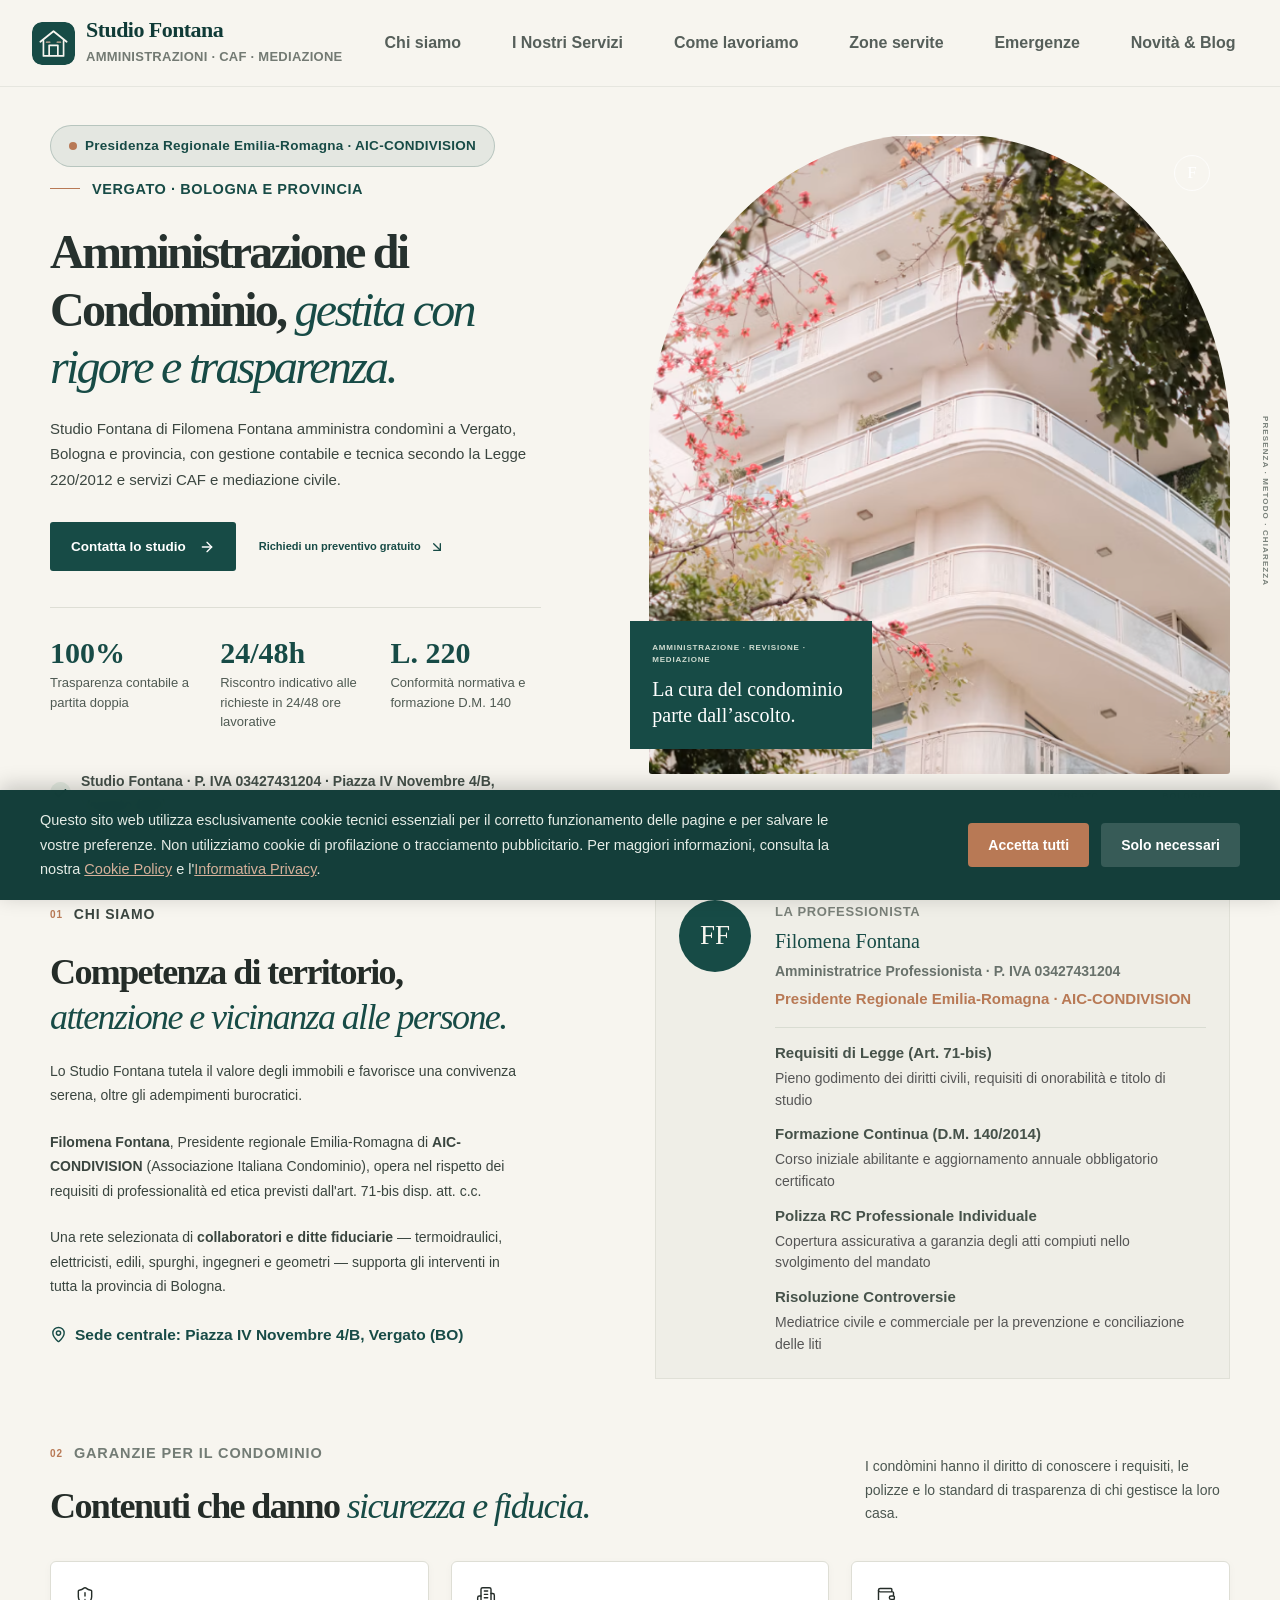
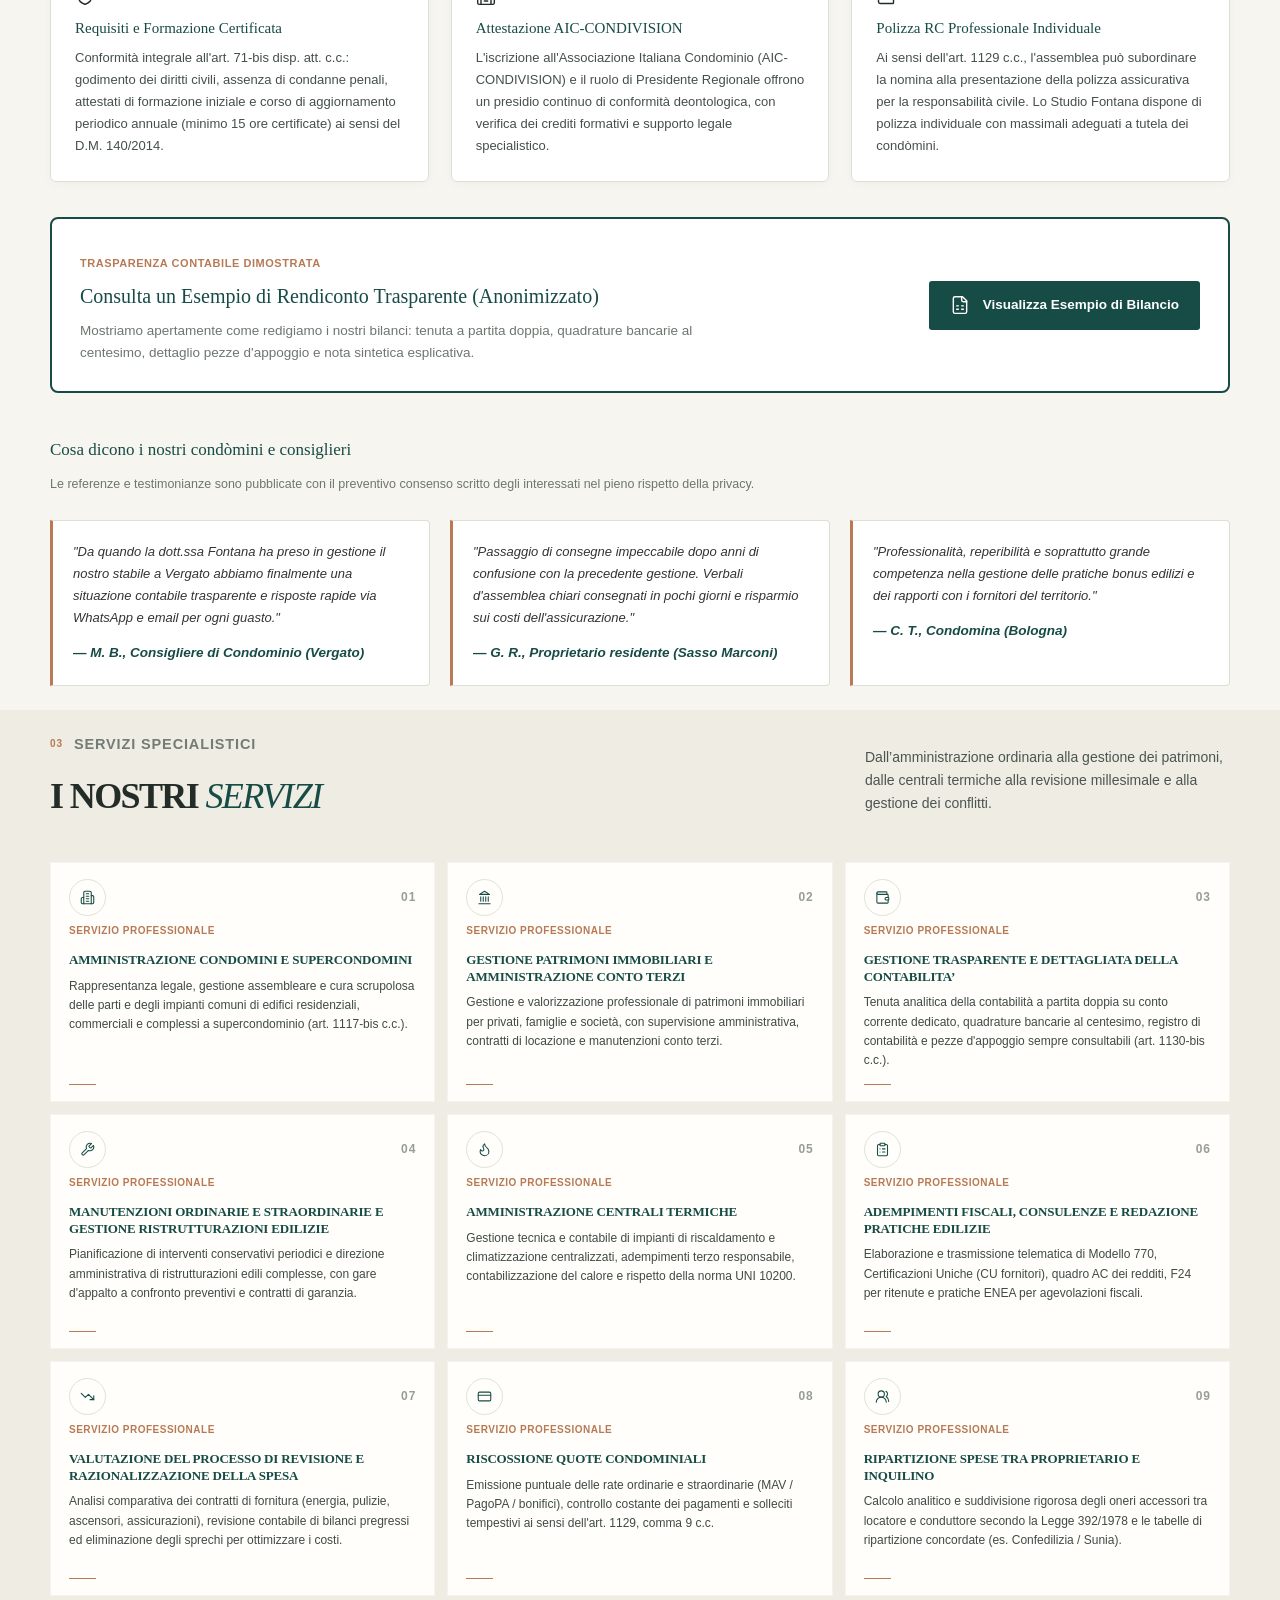
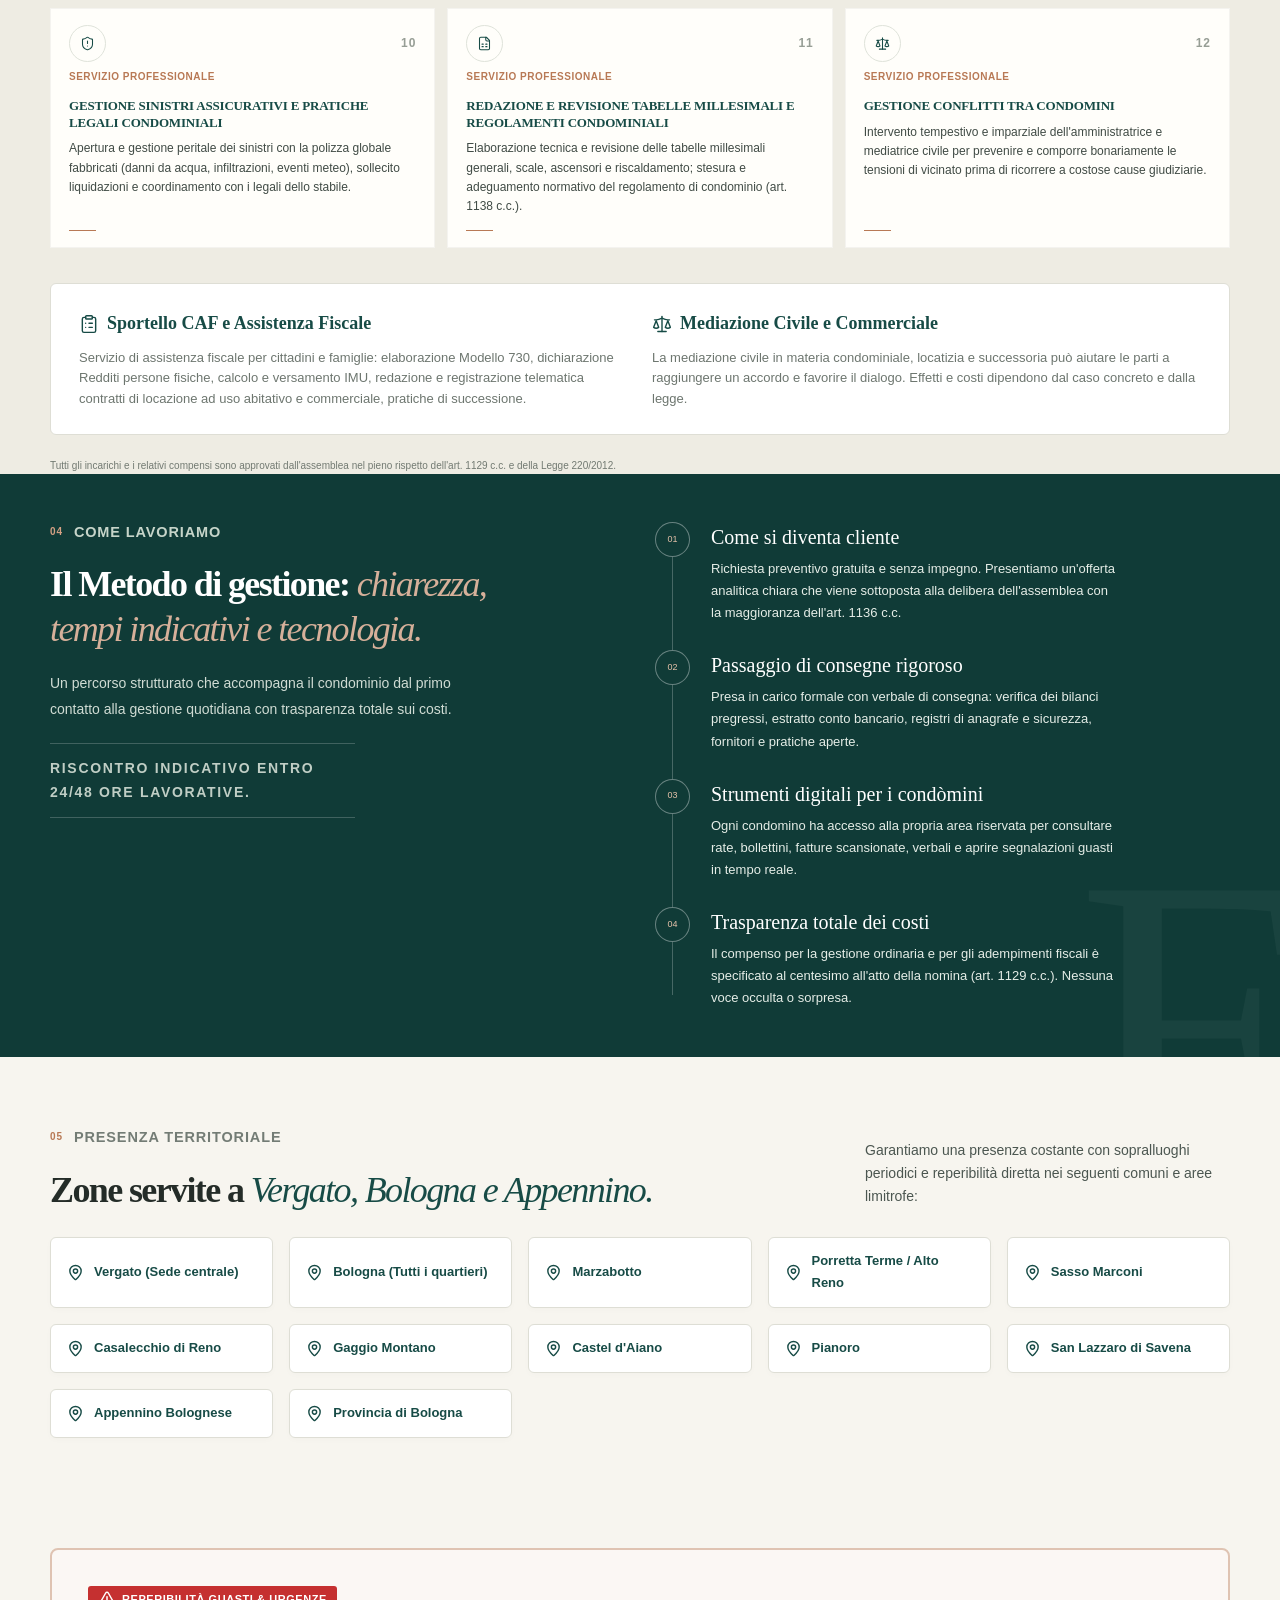
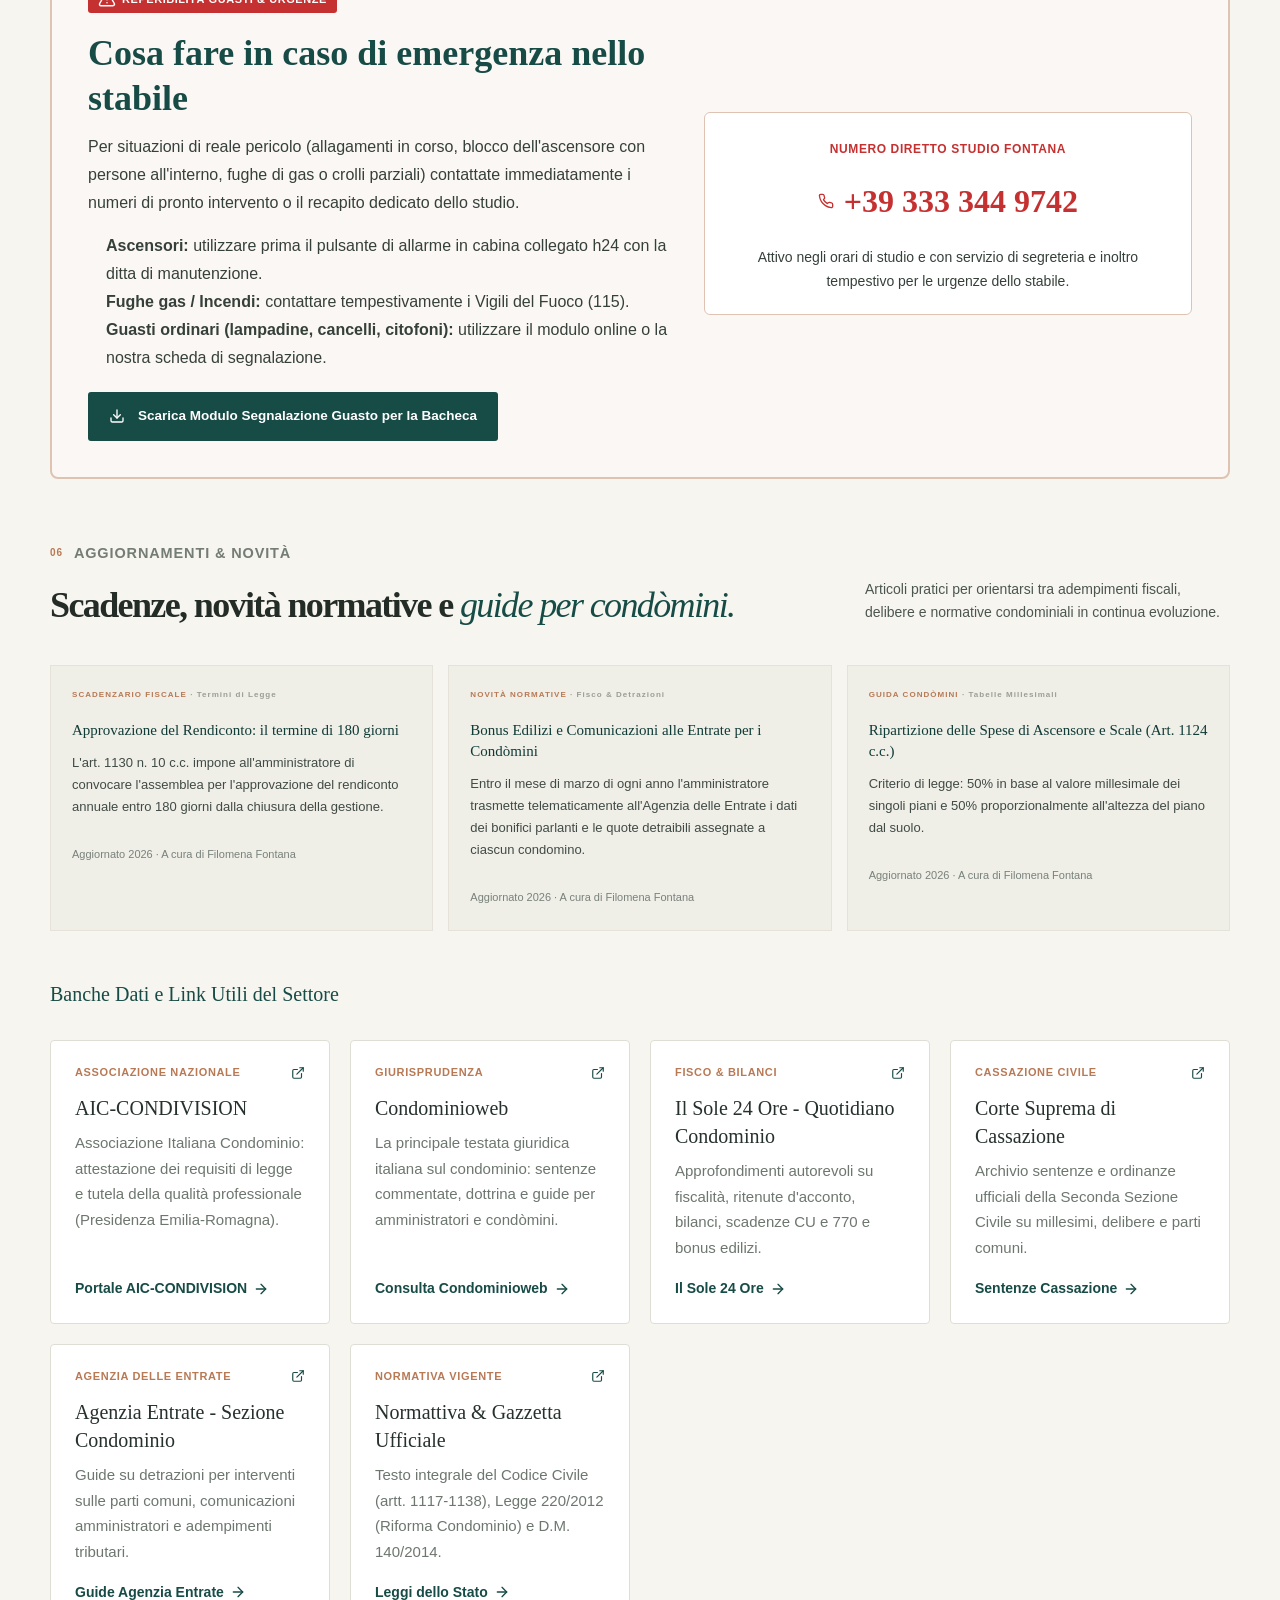
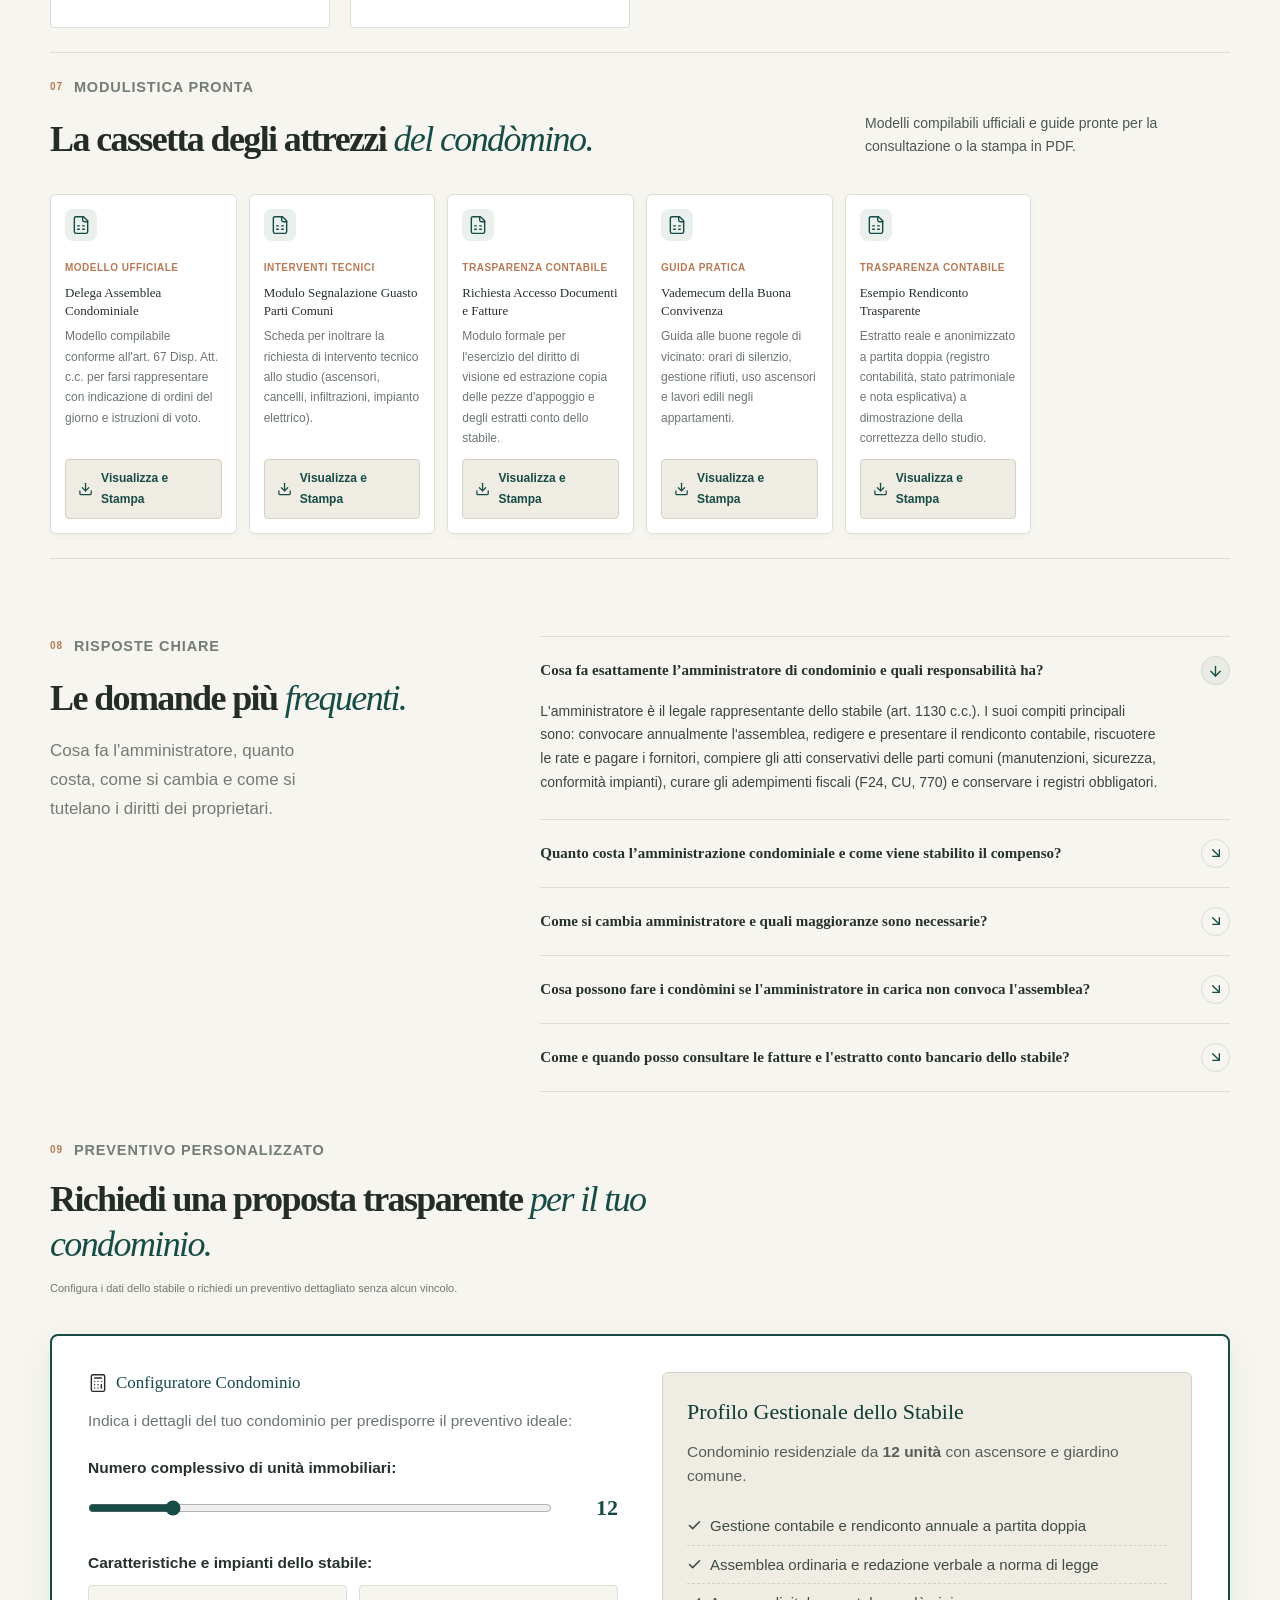
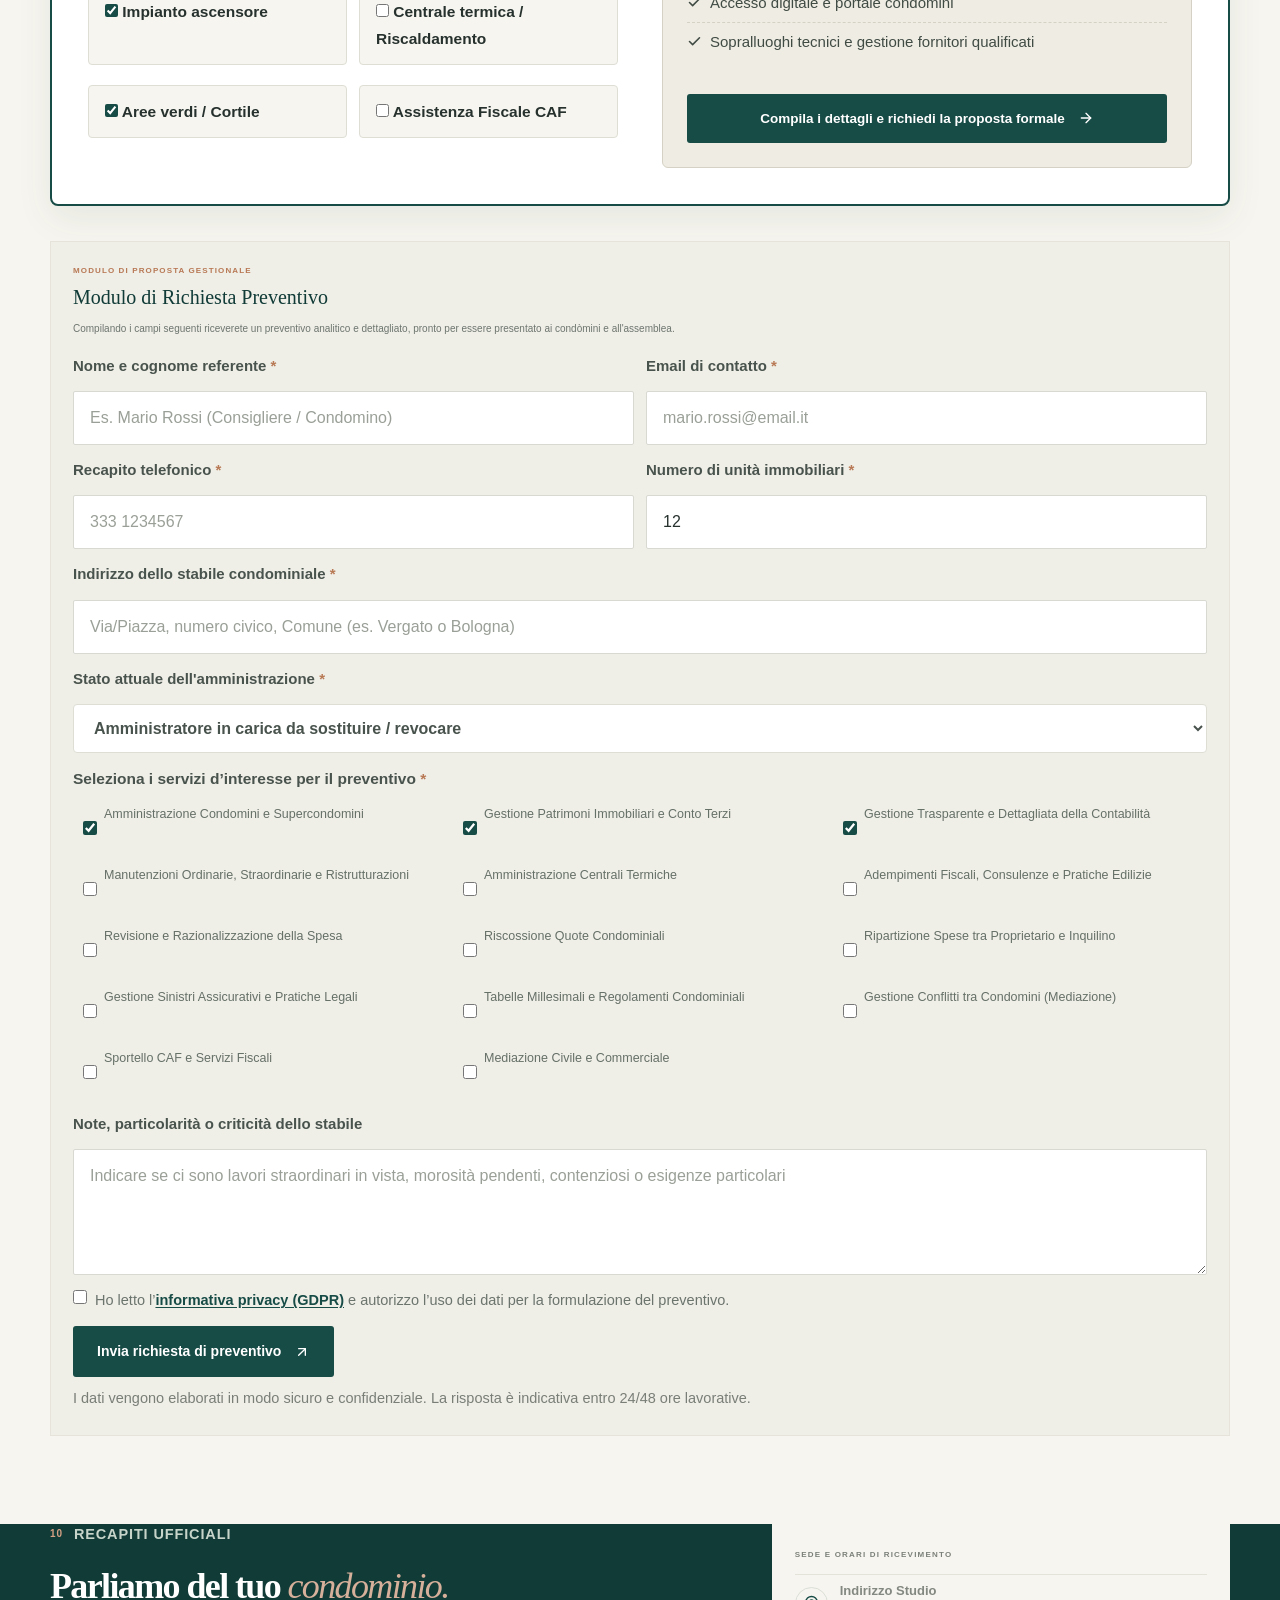
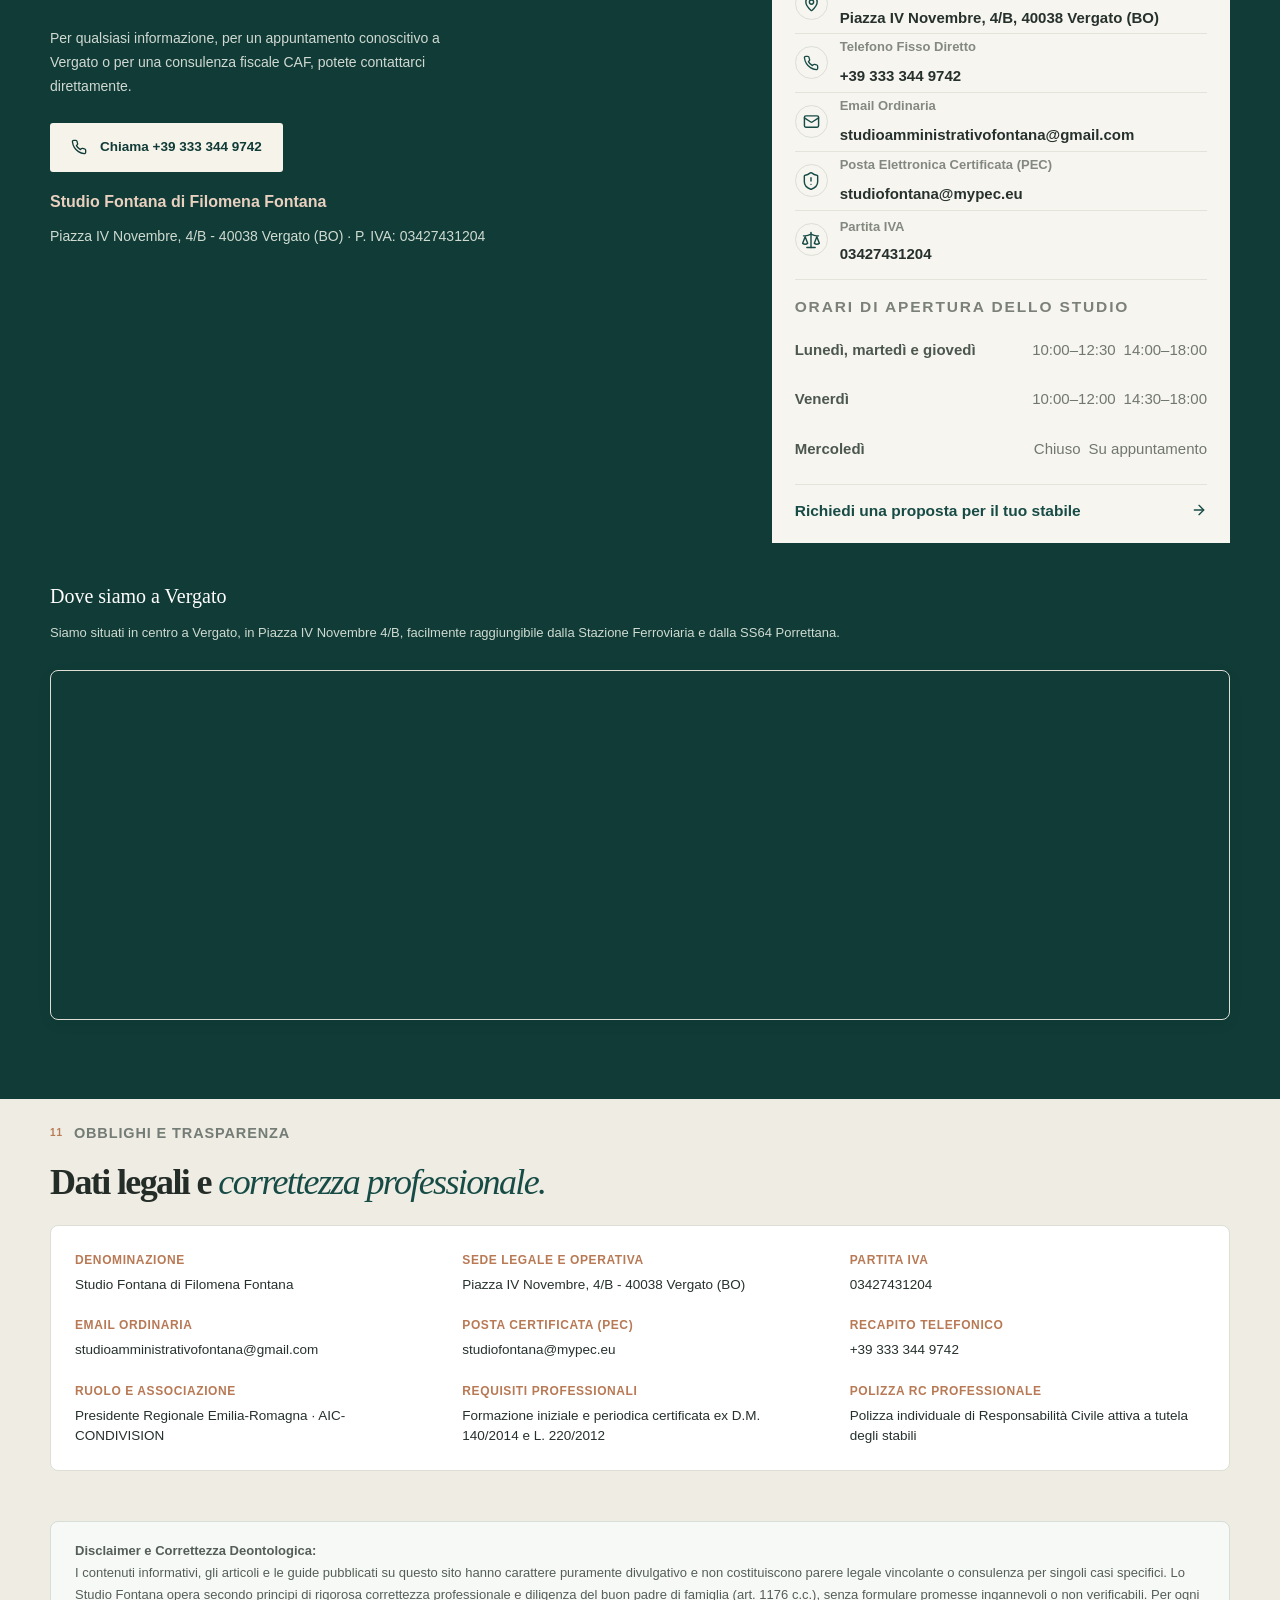
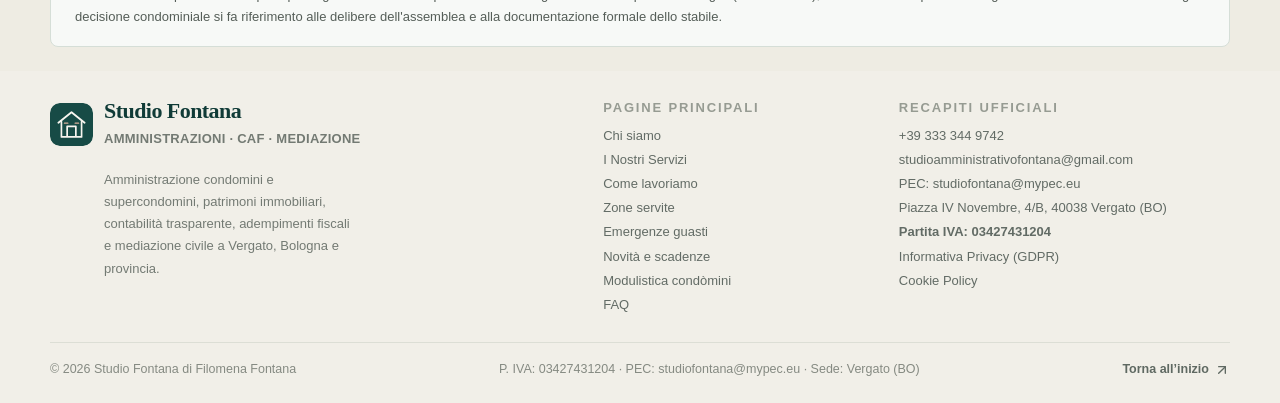
<file: index.html>
<!doctype html>
<html lang="it">
<head>
  <meta charset="UTF-8" />
  <meta name="viewport" content="width=device-width, initial-scale=1.0" />
  <meta name="theme-color" content="#174b46" />
  <meta name="description" content="Studio Fontana a Vergato amministrazione condomini e supercondomini, contabilità trasparente, manutenzioni, fiscalità e mediazione civile a Bologna e provincia." />
  <meta name="keywords" content="amministratore condominio Vergato, amministrazione condomini e supercondomini, gestione patrimoni immobiliari conto terzi, contabilità condominiale trasparente, manutenzioni e ristrutturazioni edilizie, amministrazione centrali termiche, adempimenti fiscali 770 CU, revisione razionalizzazione spesa, riscossione quote condominiali, ripartizione spese proprietario inquilino, gestione sinistri assicurativi, tabelle millesimali regolamenti, gestione conflitti condomini, Studio Fontana Filomena Fontana" />
  <meta name="author" content="Studio Fontana - Filomena Fontana" />
  <meta name="robots" content="index,follow" />
  <meta name="bingbot" content="index,follow,max-snippet:-1,max-image-preview:large,max-video-preview:-1" />
  <link rel="canonical" href="https://www.studioamministrativofontana.it/" />
  <title>Studio Fontana | Amministratore Condomini a Vergato e Bologna</title>

  <link rel="icon" type="image/svg+xml" href="assets/studio-mark.svg" />
  <link rel="stylesheet" href="assets/style.css" />

  <meta property="og:type" content="website" />
  <meta property="og:title" content="Studio Fontana | I Nostri Servizi | Amministrazione Condomini a Vergato e Bologna" />
  <meta property="og:description" content="I nostri 12 servizi specialistici per condomini, supercondomini e patrimoni immobiliari. Trasparenza contabile, manutenzioni, fiscalità e mediazione." />
  <meta property="og:image" content="assets/condominium-facade.png" />

  <!-- Schema.org Microdata per SEO Locale -->
  <script type="application/ld+json">
  {
    "@context": "https://schema.org",
    "@type": "ProfessionalService",
    "name": "Studio Fontana",
    "founder": {
      "@type": "Person",
      "name": "Filomena Fontana",
      "jobTitle": "Amministratrice di Condominio",
      "memberOf": "AIC-CONDIVISION"
    },
    "vatID": "IT03427431204",
    "taxID": "03427431204",
    "description": "Amministrazione condomini e supercondomini, patrimoni immobiliari, contabilità trasparente, manutenzioni, adempimenti fiscali e mediazione civile a Vergato, Bologna e provincia.",
    "telephone": "+39 333 344 9742",
    "email": "studioamministrativofontana@gmail.com",
    "address": {
      "@type": "PostalAddress",
      "streetAddress": "Piazza IV Novembre, 4/B",
      "postalCode": "40038",
      "addressLocality": "Vergato",
      "addressRegion": "Emilia-Romagna",
      "addressCountry": "IT"
    },
    "geo": {
      "@type": "GeoCoordinates",
      "latitude": "44.2819",
      "longitude": "11.1114"
    },
    "areaServed": [
      "Vergato", "Bologna", "Marzabotto", "Porretta Terme", "Alto Reno Terme",
      "Sasso Marconi", "Casalecchio di Reno", "Gaggio Montano", "Appennino Bolognese"
    ],
    "openingHoursSpecification": [
      {"@type":"OpeningHoursSpecification","dayOfWeek":["https://schema.org/Monday","https://schema.org/Tuesday","https://schema.org/Thursday"],"opens":"10:00","closes":"12:30"},
      {"@type":"OpeningHoursSpecification","dayOfWeek":["https://schema.org/Monday","https://schema.org/Tuesday","https://schema.org/Thursday"],"opens":"14:00","closes":"18:00"},
      {"@type":"OpeningHoursSpecification","dayOfWeek":"https://schema.org/Friday","opens":"10:00","closes":"12:00"},
      {"@type":"OpeningHoursSpecification","dayOfWeek":"https://schema.org/Friday","opens":"14:30","closes":"18:00"}
    ]
  }
  </script>
</head>
<body>
  <!-- Cookie Banner Conforme GDPR -->
  <div class="cookie-banner hidden" id="cookieBanner" role="dialog" aria-label="Consenso Cookie">
    <div class="cookie-banner__inner">
      <div class="cookie-banner__text">
        Questo sito web utilizza esclusivamente cookie tecnici essenziali per il corretto funzionamento delle pagine e per salvare le vostre preferenze. Non utilizziamo cookie di profilazione o tracciamento pubblicitario. Per maggiori informazioni, consulta la nostra <a href="cookie-policy.html">Cookie Policy</a> e l'<a href="privacy.html">Informativa Privacy</a>.
      </div>
      <div class="cookie-banner__actions">
        <button class="cookie-btn cookie-btn--primary" id="cookieAcceptBtn" type="button">Accetta tutti</button>
        <button class="cookie-btn cookie-btn--secondary" id="cookieEssentialBtn" type="button">Solo necessari</button>
      </div>
    </div>
  </div>

  <div class="site-shell" id="inizio">
    <a class="skip-link" href="#contenuto">Salta al contenuto</a>

    <!-- Header di Navigazione Principale -->
    <header class="site-header">
      <div class="site-header__inner">
        <a class="brand" href="#inizio" aria-label="Studio Fontana, torna all’inizio">
          <img class="brand__mark" src="assets/studio-mark.svg" alt="Logo Studio Fontana" width="44" height="44" />
          <span class="brand__copy">
            <span class="brand__name">Studio Fontana</span>
            <span class="brand__descriptor">Amministrazioni · CAF · Mediazione</span>
          </span>
        </a>

        <button class="menu-toggle" id="menuToggleBtn" type="button" aria-label="Apri il menu" aria-expanded="false" aria-controls="site-navigation">
          <span class="menu-icon-menu"><svg class="icon-menu" xmlns="http://www.w3.org/2000/svg" width="22" height="22" viewBox="0 0 24 24" fill="none" stroke="currentColor" stroke-width="2" stroke-linecap="round" stroke-linejoin="round" aria-hidden="true"><line x1="4" x2="20" y1="12" y2="12"/><line x1="4" x2="20" y1="6" y2="6"/><line x1="4" x2="20" y1="18" y2="18"/></svg></span>
          <span class="menu-icon-close" style="display:none;"><svg class="icon-close" xmlns="http://www.w3.org/2000/svg" width="22" height="22" viewBox="0 0 24 24" fill="none" stroke="currentColor" stroke-width="2" stroke-linecap="round" stroke-linejoin="round" aria-hidden="true"><path d="M18 6 6 18"/><path d="m6 6 12 12"/></svg></span>
        </button>

        <nav class="site-nav" id="site-navigation" aria-label="Navigazione principale">
          <a class="nav-link" href="#studio">Chi siamo</a>
          <a class="nav-link" href="#servizi">I Nostri Servizi</a>
          <a class="nav-link" href="#metodo">Come lavoriamo</a>
          <a class="nav-link" href="#zone">Zone servite</a>
          <a class="nav-link" href="#emergenze">Emergenze</a>
          <a class="nav-link" href="#novita">Novità & Blog</a>
          <a class="nav-link" href="#domande">FAQ</a>
          <a class="nav-link" href="#contatti">Contatti</a>
          <a class="button button--portal button--portal-compact button--unconfigured" href="#preventivo">
            Preventivo <svg xmlns="http://www.w3.org/2000/svg" width="16" height="16" viewBox="0 0 24 24" fill="none" stroke="currentColor" stroke-width="2" stroke-linecap="round" stroke-linejoin="round" aria-hidden="true"><path d="M7 7h10v10"/><path d="M7 17 17 7"/></svg>
          </a>
        </nav>
      </div>
    </header>

    <!-- Main Content -->
    <main id="contenuto">
      <!-- 1. HOME / HERO SECTION -->
      <section class="hero section-wrap" aria-labelledby="hero-title">
        <div class="hero__copy">
          <div class="badge-aic">
            <span class="dot"></span> Presidenza Regionale Emilia-Romagna · AIC-CONDIVISION
          </div>

          <p class="eyebrow"><span class="eyebrow__line"></span> Vergato · Bologna e provincia</p>
          <h1 id="hero-title">Amministrazione di Condominio, <em>gestita con rigore e trasparenza.</em></h1>
          <p class="hero__intro">Studio Fontana di Filomena Fontana amministra condomìni a Vergato, Bologna e provincia, con gestione contabile e tecnica secondo la Legge 220/2012 e servizi CAF e mediazione civile.</p>
          
          <div class="hero__actions">
            <a class="button button--primary" href="#contatti">Contatta lo studio <svg xmlns="http://www.w3.org/2000/svg" width="16" height="16" viewBox="0 0 24 24" fill="none" stroke="currentColor" stroke-width="2" stroke-linecap="round" stroke-linejoin="round" aria-hidden="true"><path d="M5 12h14"/><path d="m12 5 7 7-7 7"/></svg></a>
            <a class="text-link" href="#preventivo">Richiedi un preventivo gratuito <svg xmlns="http://www.w3.org/2000/svg" width="16" height="16" viewBox="0 0 24 24" fill="none" stroke="currentColor" stroke-width="2" stroke-linecap="round" stroke-linejoin="round" aria-hidden="true"><path d="m7 7 10 10"/><path d="M17 7v10H7"/></svg></a>
          </div>

          <!-- Statistiche in evidenza -->
          <div class="hero-stats">
            <div class="hero-stats__item">
              <span class="hero-stats__num">100%</span>
              <span class="hero-stats__label">Trasparenza contabile a partita doppia</span>
            </div>
            <div class="hero-stats__item">
              <span class="hero-stats__num">24/48h</span>
              <span class="hero-stats__label">Riscontro indicativo alle richieste in 24/48 ore lavorative</span>
            </div>
            <div class="hero-stats__item">
              <span class="hero-stats__num">L. 220</span>
              <span class="hero-stats__label">Conformità normativa e formazione D.M. 140</span>
            </div>
          </div>

          <div class="hero__note">
            <span class="hero__note-icon"><svg xmlns="http://www.w3.org/2000/svg" width="15" height="15" viewBox="0 0 24 24" fill="none" stroke="currentColor" stroke-width="2.5" stroke-linecap="round" stroke-linejoin="round" aria-hidden="true"><path d="M20 6 9 17l-5-5"/></svg></span>
            <span>Studio Fontana · P. IVA 03427431204 · Piazza IV Novembre 4/B, Vergato (BO)</span>
          </div>
        </div>

        <div class="hero__visual">
          <img class="hero__image" src="assets/condominium-facade.png" alt="Facciata di edificio condominiale moderno e curato" fetchpriority="high" />
          <div class="hero__image-label">
            <span class="hero__label-kicker">Amministrazione · revisione · mediazione</span>
            <span class="hero__label-title">La cura del condominio<br>parte dall’ascolto.</span>
          </div>
          <div class="hero__image-index" aria-hidden="true">VERGATO <span></span> BOLOGNA</div>
          <div class="hero__corner-mark" aria-hidden="true">F</div>
        </div>
        <div class="hero__side-note" aria-hidden="true">Presenza · Metodo · Chiarezza</div>
      </section>

      <!-- 2. CHI SIAMO / LO STUDIO -->
      <section class="about-section section-wrap" id="studio" aria-labelledby="about-title">
        <div class="about-section__intro">
          <p class="section-index"><span>01</span> Chi siamo</p>
          <h2 id="about-title">Competenza di territorio, <em>attenzione e vicinanza alle persone.</em></h2>
          <p>Lo Studio Fontana tutela il valore degli immobili e favorisce una convivenza serena, oltre gli adempimenti burocratici.</p>
          <p><strong>Filomena Fontana</strong>, Presidente regionale Emilia-Romagna di <strong>AIC-CONDIVISION</strong> (Associazione Italiana Condominio), opera nel rispetto dei requisiti di professionalità ed etica previsti dall'art. 71-bis disp. att. c.c.</p>
          <p>Una rete selezionata di <strong>collaboratori e ditte fiduciarie</strong> — termoidraulici, elettricisti, edili, spurghi, ingegneri e geometri — supporta gli interventi in tutta la provincia di Bologna.</p>
          <div class="about-section__location"><svg xmlns="http://www.w3.org/2000/svg" width="17" height="17" viewBox="0 0 24 24" fill="none" stroke="currentColor" stroke-width="2" stroke-linecap="round" stroke-linejoin="round" aria-hidden="true"><path d="M20 10c0 4.993-5.539 10.193-7.399 11.799a1 1 0 0 1-1.202 0C9.539 20.193 4 14.993 4 10a8 8 0 0 1 16 0"/><circle cx="12" cy="10" r="3"/></svg> Sede centrale: Piazza IV Novembre 4/B, Vergato (BO)</div>
        </div>

        <article class="profile-card">
          <div class="profile-card__monogram" aria-hidden="true">FF</div>
          <div class="profile-card__body">
            <p class="profile-card__eyebrow">La Professionista</p>
            <h3>Filomena Fontana</h3>
            <p class="profile-card__role">Amministratrice Professionista · P. IVA 03427431204</p>
            <p class="profile-card__association">Presidente Regionale Emilia-Romagna · AIC-CONDIVISION</p>
            <div class="profile-card__separator"></div>
            <p class="profile-card__detail">
              <strong>Requisiti di Legge (Art. 71-bis)</strong>
              <span>Pieno godimento dei diritti civili, requisiti di onorabilità e titolo di studio</span>
            </p>
            <p class="profile-card__detail">
              <strong>Formazione Continua (D.M. 140/2014)</strong>
              <span>Corso iniziale abilitante e aggiornamento annuale obbligatorio certificato</span>
            </p>
            <p class="profile-card__detail">
              <strong>Polizza RC Professionale Individuale</strong>
              <span>Copertura assicurativa a garanzia degli atti compiuti nello svolgimento del mandato</span>
            </p>
            <p class="profile-card__detail">
              <strong>Risoluzione Controversie</strong>
              <span>Mediatrice civile e commerciale per la prevenzione e conciliazione delle liti</span>
            </p>
          </div>
        </article>
      </section>

      <!-- 3. CONTENUTI CHE DANNO FIDUCIA: REQUISITI, POLIZZA E RENDICONTO TRASPARENTE -->
      <section class="section-wrap" style="padding-top:40px; padding-bottom:70px;">
        <div class="section-heading">
          <div>
            <p class="section-index"><span>02</span> Garanzie per il Condominio</p>
            <h2 id="trust-title">Contenuti che danno <em>sicurezza e fiducia.</em></h2>
          </div>
          <p class="section-heading__aside">I condòmini hanno il diritto di conoscere i requisiti, le polizze e lo standard di trasparenza di chi gestisce la loro casa.</p>
        </div>

        <div class="trust-grid">
          <div class="trust-card">
            <svg xmlns="http://www.w3.org/2000/svg" width="20" height="20" viewBox="0 0 24 24" fill="none" stroke="currentColor" stroke-width="1.7" stroke-linecap="round" stroke-linejoin="round" aria-hidden="true"><path d="M20 13c0 5-3.5 7.5-7.66 8.95a1 1 0 0 1-.67-.01C7.5 20.5 4 18 4 13V6a1 1 0 0 1 1-1c2 0 4.5-1.2 6.24-2.72a1.17 1.17 0 0 1 1.52 0C14.51 3.81 17 5 19 5a1 1 0 0 1 1 1z"/><line x1="12" x2="12" y1="8" y2="12"/><line x1="12" x2="12.01" y1="16" y2="16"/></svg>
            <h4>Requisiti e Formazione Certificata</h4>
            <p>Conformità integrale all'art. 71-bis disp. att. c.c.: godimento dei diritti civili, assenza di condanne penali, attestati di formazione iniziale e corso di aggiornamento periodico annuale (minimo 15 ore certificate) ai sensi del D.M. 140/2014.</p>
          </div>

          <div class="trust-card">
            <svg xmlns="http://www.w3.org/2000/svg" width="20" height="20" viewBox="0 0 24 24" fill="none" stroke="currentColor" stroke-width="1.7" stroke-linecap="round" stroke-linejoin="round" aria-hidden="true"><path d="M6 22V4a2 2 0 0 1 2-2h8a2 2 0 0 1 2 2v18Z"/><path d="M6 12H4a2 2 0 0 0-2 2v6a2 2 0 0 0 2 2h2"/><path d="M18 9h2a2 2 0 0 1 2 2v9a2 2 0 0 1-2 2h-2"/><path d="M10 6h4"/><path d="M10 10h4"/><path d="M10 14h4"/><path d="M10 18h4"/></svg>
            <h4>Attestazione AIC-CONDIVISION</h4>
            <p>L'iscrizione all'Associazione Italiana Condominio (AIC-CONDIVISION) e il ruolo di Presidente Regionale offrono un presidio continuo di conformità deontologica, con verifica dei crediti formativi e supporto legale specialistico.</p>
          </div>

          <div class="trust-card">
            <svg xmlns="http://www.w3.org/2000/svg" width="20" height="20" viewBox="0 0 24 24" fill="none" stroke="currentColor" stroke-width="1.7" stroke-linecap="round" stroke-linejoin="round" aria-hidden="true"><path d="M19 7V4a1 1 0 0 0-1-1H5a2 2 0 0 0 0 4h15a1 1 0 0 1 1 1v4h-3a2 2 0 0 0 0 4h3a1 1 0 0 0 1-1v-2a1 1 0 0 0-1-1"/><path d="M3 5v14a2 2 0 0 0 2 2h15a1 1 0 0 0 1-1v-4"/></svg>
            <h4>Polizza RC Professionale Individuale</h4>
            <p>Ai sensi dell'art. 1129 c.c., l'assemblea può subordinare la nomina alla presentazione della polizza assicurativa per la responsabilità civile. Lo Studio Fontana dispone di polizza individuale con massimali adeguati a tutela dei condòmini.</p>
          </div>
        </div>

        <!-- Box Esempio Rendiconto Trasparente -->
        <div style="background:#fff; border:2px solid var(--petrol); border-radius:8px; padding:28px; margin-top:35px; display:flex; flex-wrap:wrap; align-items:center; justify-content:space-between; gap:20px;">
          <div style="max-width:650px;">
            <span style="font-size:11px; font-weight:700; color:var(--copper); text-transform:uppercase; letter-spacing:0.05em;">Trasparenza Contabile Dimostrata</span>
            <h3 style="font-family:var(--serif); font-size:22px; color:var(--petrol); margin:6px 0 10px;">Consulta un Esempio di Rendiconto Trasparente (Anonimizzato)</h3>
            <p style="font-size:13.5px; color:var(--muted); margin:0; line-height:1.6;">Mostriamo apertamente come redigiamo i nostri bilanci: tenuta a partita doppia, quadrature bancarie al centesimo, dettaglio pezze d'appoggio e nota sintetica esplicativa.</p>
          </div>
          <a class="button button--primary" href="assets/documenti/esempio-rendiconto.html" target="_blank">
            <svg xmlns="http://www.w3.org/2000/svg" width="20" height="20" viewBox="0 0 24 24" fill="none" stroke="currentColor" stroke-width="1.7" stroke-linecap="round" stroke-linejoin="round" aria-hidden="true"><path d="M15 2H6a2 2 0 0 0-2 2v16a2 2 0 0 0 2 2h12a2 2 0 0 0 2-2V7Z"/><path d="M14 2v4a2 2 0 0 0 2 2h4"/><path d="M8 13h2"/><path d="M14 13h2"/><path d="M8 17h2"/><path d="M14 17h2"/></svg> Visualizza Esempio di Bilancio
          </a>
        </div>

        <!-- Testimonianze e Referenze Etiche -->
        <div style="margin-top:45px;">
          <h4 style="font-family:var(--serif); font-size:20px; color:var(--petrol); margin-bottom:12px;">Cosa dicono i nostri condòmini e consiglieri</h4>
          <p style="font-size:12.5px; color:var(--muted); margin-bottom:20px;">Le referenze e testimonianze sono pubblicate con il preventivo consenso scritto degli interessati nel pieno rispetto della privacy.</p>
          
          <div class="testimonials-grid">
            <div class="testimonial-card">
              <blockquote>"Da quando la dott.ssa Fontana ha preso in gestione il nostro stabile a Vergato abbiamo finalmente una situazione contabile trasparente e risposte rapide via WhatsApp e email per ogni guasto."</blockquote>
              <cite>— M. B., Consigliere di Condominio (Vergato)</cite>
            </div>
            <div class="testimonial-card">
              <blockquote>"Passaggio di consegne impeccabile dopo anni di confusione con la precedente gestione. Verbali d'assemblea chiari consegnati in pochi giorni e risparmio sui costi dell'assicurazione."</blockquote>
              <cite>— G. R., Proprietario residente (Sasso Marconi)</cite>
            </div>
            <div class="testimonial-card">
              <blockquote>"Professionalità, reperibilità e soprattutto grande competenza nella gestione delle pratiche bonus edilizi e dei rapporti con i fornitori del territorio."</blockquote>
              <cite>— C. T., Condomina (Bologna)</cite>
            </div>
          </div>
        </div>
      </section>

      <!-- 4. I NOSTRI SERVIZI (I 12 CAMPI SPECIFICI RICHIESTI) -->
      <section class="services-section" id="servizi" aria-labelledby="services-title">
        <div class="section-wrap">
          <div class="section-heading">
            <div>
              <p class="section-index"><span>03</span> Servizi Specialistici</p>
              <h2 id="services-title">I NOSTRI <em>SERVIZI</em></h2>
            </div>
            <p class="section-heading__aside">Dall’amministrazione ordinaria alla gestione dei patrimoni, dalle centrali termiche alla revisione millesimale e alla gestione dei conflitti.</p>
          </div>

          <div class="services-grid">
            
            <article class="service-card">
              <div class="service-card__top">
                <span class="service-card__icon"><svg xmlns="http://www.w3.org/2000/svg" width="20" height="20" viewBox="0 0 24 24" fill="none" stroke="currentColor" stroke-width="1.7" stroke-linecap="round" stroke-linejoin="round" aria-hidden="true"><path d="M6 22V4a2 2 0 0 1 2-2h8a2 2 0 0 1 2 2v18Z"/><path d="M6 12H4a2 2 0 0 0-2 2v6a2 2 0 0 0 2 2h2"/><path d="M18 9h2a2 2 0 0 1 2 2v9a2 2 0 0 1-2 2h-2"/><path d="M10 6h4"/><path d="M10 10h4"/><path d="M10 14h4"/><path d="M10 18h4"/></svg></span>
                <span class="service-card__number">01</span>
              </div>
              <p class="service-card__category">Servizio Professionale</p>
              <h3 style="font-size:17px; line-height:1.3; margin:8px 0 10px; font-weight:700;">AMMINISTRAZIONE CONDOMINI E SUPERCONDOMINI</h3>
              <p class="service-card__description">Rappresentanza legale, gestione assembleare e cura scrupolosa delle parti e degli impianti comuni di edifici residenziali, commerciali e complessi a supercondominio (art. 1117-bis c.c.).</p>
              <span class="service-card__rule" aria-hidden="true"></span>
            </article>
            <article class="service-card">
              <div class="service-card__top">
                <span class="service-card__icon"><svg xmlns="http://www.w3.org/2000/svg" width="20" height="20" viewBox="0 0 24 24" fill="none" stroke="currentColor" stroke-width="1.7" stroke-linecap="round" stroke-linejoin="round" aria-hidden="true"><line x1="3" x2="21" y1="22" y2="22"/><line x1="6" x2="6" y1="18" y2="11"/><line x1="10" x2="10" y1="18" y2="11"/><line x1="14" x2="14" y1="18" y2="11"/><line x1="18" x2="18" y1="18" y2="11"/><polygon points="12 2 20 7 4 7"/></svg></span>
                <span class="service-card__number">02</span>
              </div>
              <p class="service-card__category">Servizio Professionale</p>
              <h3 style="font-size:17px; line-height:1.3; margin:8px 0 10px; font-weight:700;">GESTIONE PATRIMONI IMMOBILIARI E AMMINISTRAZIONE CONTO TERZI</h3>
              <p class="service-card__description">Gestione e valorizzazione professionale di patrimoni immobiliari per privati, famiglie e società, con supervisione amministrativa, contratti di locazione e manutenzioni conto terzi.</p>
              <span class="service-card__rule" aria-hidden="true"></span>
            </article>
            <article class="service-card">
              <div class="service-card__top">
                <span class="service-card__icon"><svg xmlns="http://www.w3.org/2000/svg" width="20" height="20" viewBox="0 0 24 24" fill="none" stroke="currentColor" stroke-width="1.7" stroke-linecap="round" stroke-linejoin="round" aria-hidden="true"><path d="M19 7V4a1 1 0 0 0-1-1H5a2 2 0 0 0 0 4h15a1 1 0 0 1 1 1v4h-3a2 2 0 0 0 0 4h3a1 1 0 0 0 1-1v-2a1 1 0 0 0-1-1"/><path d="M3 5v14a2 2 0 0 0 2 2h15a1 1 0 0 0 1-1v-4"/></svg></span>
                <span class="service-card__number">03</span>
              </div>
              <p class="service-card__category">Servizio Professionale</p>
              <h3 style="font-size:17px; line-height:1.3; margin:8px 0 10px; font-weight:700;">GESTIONE TRASPARENTE E DETTAGLIATA DELLA CONTABILITA’</h3>
              <p class="service-card__description">Tenuta analitica della contabilità a partita doppia su conto corrente dedicato, quadrature bancarie al centesimo, registro di contabilità e pezze d'appoggio sempre consultabili (art. 1130-bis c.c.).</p>
              <span class="service-card__rule" aria-hidden="true"></span>
            </article>
            <article class="service-card">
              <div class="service-card__top">
                <span class="service-card__icon"><svg xmlns="http://www.w3.org/2000/svg" width="20" height="20" viewBox="0 0 24 24" fill="none" stroke="currentColor" stroke-width="1.7" stroke-linecap="round" stroke-linejoin="round" aria-hidden="true"><path d="M14.7 6.3a1 1 0 0 0 0 1.4l1.6 1.6a1 1 0 0 0 1.4 0l3.77-3.77a6 6 0 0 1-7.94 7.94l-6.91 6.91a2.12 2.12 0 0 1-3-3l6.91-6.91a6 6 0 0 1 7.94-7.94l-3.76 3.76z"/></svg></span>
                <span class="service-card__number">04</span>
              </div>
              <p class="service-card__category">Servizio Professionale</p>
              <h3 style="font-size:17px; line-height:1.3; margin:8px 0 10px; font-weight:700;">MANUTENZIONI ORDINARIE E STRAORDINARIE E GESTIONE RISTRUTTURAZIONI EDILIZIE</h3>
              <p class="service-card__description">Pianificazione di interventi conservativi periodici e direzione amministrativa di ristrutturazioni edili complesse, con gare d'appalto a confronto preventivi e contratti di garanzia.</p>
              <span class="service-card__rule" aria-hidden="true"></span>
            </article>
            <article class="service-card">
              <div class="service-card__top">
                <span class="service-card__icon"><svg xmlns="http://www.w3.org/2000/svg" width="20" height="20" viewBox="0 0 24 24" fill="none" stroke="currentColor" stroke-width="1.7" stroke-linecap="round" stroke-linejoin="round" aria-hidden="true"><path d="M8.5 14.5A2.5 2.5 0 0 0 11 12c0-1.38-.5-2-1-3-1.072-2.143-.224-4.054 2-6 .5 2.5 2 4.9 4 6.5 2 1.6 3 3.5 3 5.5a7 7 0 1 1-14 0c0-1.153.433-2.294 1-3a2.5 2.5 0 0 0 2.5 2.5z"/></svg></span>
                <span class="service-card__number">05</span>
              </div>
              <p class="service-card__category">Servizio Professionale</p>
              <h3 style="font-size:17px; line-height:1.3; margin:8px 0 10px; font-weight:700;">AMMINISTRAZIONE CENTRALI TERMICHE</h3>
              <p class="service-card__description">Gestione tecnica e contabile di impianti di riscaldamento e climatizzazione centralizzati, adempimenti terzo responsabile, contabilizzazione del calore e rispetto della norma UNI 10200.</p>
              <span class="service-card__rule" aria-hidden="true"></span>
            </article>
            <article class="service-card">
              <div class="service-card__top">
                <span class="service-card__icon"><svg xmlns="http://www.w3.org/2000/svg" width="20" height="20" viewBox="0 0 24 24" fill="none" stroke="currentColor" stroke-width="1.7" stroke-linecap="round" stroke-linejoin="round" aria-hidden="true"><rect width="8" height="4" x="8" y="2" rx="1" ry="1"/><path d="M16 4h2a2 2 0 0 1 2 2v14a2 2 0 0 1-2 2H6a2 2 0 0 1-2-2V6a2 2 0 0 1 2-2h2"/><path d="M12 11h4"/><path d="M12 16h4"/><path d="M8 11h.01"/><path d="M8 16h.01"/></svg></span>
                <span class="service-card__number">06</span>
              </div>
              <p class="service-card__category">Servizio Professionale</p>
              <h3 style="font-size:17px; line-height:1.3; margin:8px 0 10px; font-weight:700;">ADEMPIMENTI FISCALI, CONSULENZE E REDAZIONE PRATICHE EDILIZIE</h3>
              <p class="service-card__description">Elaborazione e trasmissione telematica di Modello 770, Certificazioni Uniche (CU fornitori), quadro AC dei redditi, F24 per ritenute e pratiche ENEA per agevolazioni fiscali.</p>
              <span class="service-card__rule" aria-hidden="true"></span>
            </article>
            <article class="service-card">
              <div class="service-card__top">
                <span class="service-card__icon"><svg xmlns="http://www.w3.org/2000/svg" width="20" height="20" viewBox="0 0 24 24" fill="none" stroke="currentColor" stroke-width="1.7" stroke-linecap="round" stroke-linejoin="round" aria-hidden="true"><polyline points="22 17 13.5 8.5 8.5 13.5 2 7"/><polyline points="16 17 22 17 22 11"/></svg></span>
                <span class="service-card__number">07</span>
              </div>
              <p class="service-card__category">Servizio Professionale</p>
              <h3 style="font-size:17px; line-height:1.3; margin:8px 0 10px; font-weight:700;">VALUTAZIONE DEL PROCESSO DI REVISIONE E RAZIONALIZZAZIONE DELLA SPESA</h3>
              <p class="service-card__description">Analisi comparativa dei contratti di fornitura (energia, pulizie, ascensori, assicurazioni), revisione contabile di bilanci pregressi ed eliminazione degli sprechi per ottimizzare i costi.</p>
              <span class="service-card__rule" aria-hidden="true"></span>
            </article>
            <article class="service-card">
              <div class="service-card__top">
                <span class="service-card__icon"><svg xmlns="http://www.w3.org/2000/svg" width="20" height="20" viewBox="0 0 24 24" fill="none" stroke="currentColor" stroke-width="1.7" stroke-linecap="round" stroke-linejoin="round" aria-hidden="true"><rect width="20" height="14" x="2" y="5" rx="2"/><line x1="2" x2="22" y1="10" y2="10"/></svg></span>
                <span class="service-card__number">08</span>
              </div>
              <p class="service-card__category">Servizio Professionale</p>
              <h3 style="font-size:17px; line-height:1.3; margin:8px 0 10px; font-weight:700;">RISCOSSIONE QUOTE CONDOMINIALI</h3>
              <p class="service-card__description">Emissione puntuale delle rate ordinarie e straordinarie (MAV / PagoPA / bonifici), controllo costante dei pagamenti e solleciti tempestivi ai sensi dell'art. 1129, comma 9 c.c.</p>
              <span class="service-card__rule" aria-hidden="true"></span>
            </article>
            <article class="service-card">
              <div class="service-card__top">
                <span class="service-card__icon"><svg xmlns="http://www.w3.org/2000/svg" width="20" height="20" viewBox="0 0 24 24" fill="none" stroke="currentColor" stroke-width="1.7" stroke-linecap="round" stroke-linejoin="round" aria-hidden="true"><path d="M18 21a8 8 0 0 0-16 0"/><circle cx="10" cy="8" r="5"/><path d="M22 20c0-3.37-2-6.5-4-8a5 5 0 0 0-.45-8.3"/></svg></span>
                <span class="service-card__number">09</span>
              </div>
              <p class="service-card__category">Servizio Professionale</p>
              <h3 style="font-size:17px; line-height:1.3; margin:8px 0 10px; font-weight:700;">RIPARTIZIONE SPESE TRA PROPRIETARIO E INQUILINO</h3>
              <p class="service-card__description">Calcolo analitico e suddivisione rigorosa degli oneri accessori tra locatore e conduttore secondo la Legge 392/1978 e le tabelle di ripartizione concordate (es. Confedilizia / Sunia).</p>
              <span class="service-card__rule" aria-hidden="true"></span>
            </article>
            <article class="service-card">
              <div class="service-card__top">
                <span class="service-card__icon"><svg xmlns="http://www.w3.org/2000/svg" width="20" height="20" viewBox="0 0 24 24" fill="none" stroke="currentColor" stroke-width="1.7" stroke-linecap="round" stroke-linejoin="round" aria-hidden="true"><path d="M20 13c0 5-3.5 7.5-7.66 8.95a1 1 0 0 1-.67-.01C7.5 20.5 4 18 4 13V6a1 1 0 0 1 1-1c2 0 4.5-1.2 6.24-2.72a1.17 1.17 0 0 1 1.52 0C14.51 3.81 17 5 19 5a1 1 0 0 1 1 1z"/><line x1="12" x2="12" y1="8" y2="12"/><line x1="12" x2="12.01" y1="16" y2="16"/></svg></span>
                <span class="service-card__number">10</span>
              </div>
              <p class="service-card__category">Servizio Professionale</p>
              <h3 style="font-size:17px; line-height:1.3; margin:8px 0 10px; font-weight:700;">GESTIONE SINISTRI ASSICURATIVI E PRATICHE LEGALI CONDOMINIALI</h3>
              <p class="service-card__description">Apertura e gestione peritale dei sinistri con la polizza globale fabbricati (danni da acqua, infiltrazioni, eventi meteo), sollecito liquidazioni e coordinamento con i legali dello stabile.</p>
              <span class="service-card__rule" aria-hidden="true"></span>
            </article>
            <article class="service-card">
              <div class="service-card__top">
                <span class="service-card__icon"><svg xmlns="http://www.w3.org/2000/svg" width="20" height="20" viewBox="0 0 24 24" fill="none" stroke="currentColor" stroke-width="1.7" stroke-linecap="round" stroke-linejoin="round" aria-hidden="true"><path d="M15 2H6a2 2 0 0 0-2 2v16a2 2 0 0 0 2 2h12a2 2 0 0 0 2-2V7Z"/><path d="M14 2v4a2 2 0 0 0 2 2h4"/><path d="M8 13h2"/><path d="M14 13h2"/><path d="M8 17h2"/><path d="M14 17h2"/></svg></span>
                <span class="service-card__number">11</span>
              </div>
              <p class="service-card__category">Servizio Professionale</p>
              <h3 style="font-size:17px; line-height:1.3; margin:8px 0 10px; font-weight:700;">REDAZIONE E REVISIONE TABELLE MILLESIMALI E REGOLAMENTI CONDOMINIALI</h3>
              <p class="service-card__description">Elaborazione tecnica e revisione delle tabelle millesimali generali, scale, ascensori e riscaldamento; stesura e adeguamento normativo del regolamento di condominio (art. 1138 c.c.).</p>
              <span class="service-card__rule" aria-hidden="true"></span>
            </article>
            <article class="service-card">
              <div class="service-card__top">
                <span class="service-card__icon"><svg xmlns="http://www.w3.org/2000/svg" width="20" height="20" viewBox="0 0 24 24" fill="none" stroke="currentColor" stroke-width="1.7" stroke-linecap="round" stroke-linejoin="round" aria-hidden="true"><path d="m16 16 3-8 3 8c-.87.65-1.92 1-3 1s-2.13-.35-3-1Z"/><path d="m2 16 3-8 3 8c-.87.65-1.92 1-3 1s-2.13-.35-3-1Z"/><path d="M7 21h10"/><path d="M12 3v18"/><path d="M3 7h2c2 0 5-1 7-2 2 1 5 2 7 2h2"/></svg></span>
                <span class="service-card__number">12</span>
              </div>
              <p class="service-card__category">Servizio Professionale</p>
              <h3 style="font-size:17px; line-height:1.3; margin:8px 0 10px; font-weight:700;">GESTIONE CONFLITTI TRA CONDOMINI</h3>
              <p class="service-card__description">Intervento tempestivo e imparziale dell'amministratrice e mediatrice civile per prevenire e comporre bonariamente le tensioni di vicinato prima di ricorrere a costose cause giudiziarie.</p>
              <span class="service-card__rule" aria-hidden="true"></span>
            </article>
          </div>

          <!-- Servizi Complementari CAF e Mediazione Civile -->
          <div style="background:#fff; border:1px solid var(--line); border-radius:6px; padding:24px 28px; margin-top:35px; display:grid; grid-template-columns:repeat(auto-fit, minmax(280px, 1fr)); gap:24px;">
            <div>
              <div style="display:flex; align-items:center; gap:8px; margin-bottom:8px; color:var(--petrol);">
                <svg xmlns="http://www.w3.org/2000/svg" width="20" height="20" viewBox="0 0 24 24" fill="none" stroke="currentColor" stroke-width="1.7" stroke-linecap="round" stroke-linejoin="round" aria-hidden="true"><rect width="8" height="4" x="8" y="2" rx="1" ry="1"/><path d="M16 4h2a2 2 0 0 1 2 2v14a2 2 0 0 1-2 2H6a2 2 0 0 1-2-2V6a2 2 0 0 1 2-2h2"/><path d="M12 11h4"/><path d="M12 16h4"/><path d="M8 11h.01"/><path d="M8 16h.01"/></svg>
                <strong style="font-family:var(--serif); font-size:18px;">Sportello CAF e Assistenza Fiscale</strong>
              </div>
              <p style="font-size:13px; color:var(--muted); line-height:1.6; margin:0;">
                Servizio di assistenza fiscale per cittadini e famiglie: elaborazione Modello 730, dichiarazione Redditi persone fisiche, calcolo e versamento IMU, redazione e registrazione telematica contratti di locazione ad uso abitativo e commerciale, pratiche di successione.
              </p>
            </div>
            <div>
              <div style="display:flex; align-items:center; gap:8px; margin-bottom:8px; color:var(--petrol);">
                <svg xmlns="http://www.w3.org/2000/svg" width="20" height="20" viewBox="0 0 24 24" fill="none" stroke="currentColor" stroke-width="1.7" stroke-linecap="round" stroke-linejoin="round" aria-hidden="true"><path d="m16 16 3-8 3 8c-.87.65-1.92 1-3 1s-2.13-.35-3-1Z"/><path d="m2 16 3-8 3 8c-.87.65-1.92 1-3 1s-2.13-.35-3-1Z"/><path d="M7 21h10"/><path d="M12 3v18"/><path d="M3 7h2c2 0 5-1 7-2 2 1 5 2 7 2h2"/></svg>
                <strong style="font-family:var(--serif); font-size:18px;">Mediazione Civile e Commerciale</strong>
              </div>
              <p style="font-size:13px; color:var(--muted); line-height:1.6; margin:0;">
                La mediazione civile in materia condominiale, locatizia e successoria può aiutare le parti a raggiungere un accordo e favorire il dialogo. Effetti e costi dipendono dal caso concreto e dalla legge.
              </p>
            </div>
          </div>

          <p class="services-footnote">Tutti gli incarichi e i relativi compensi sono approvati dall'assemblea nel pieno rispetto dell'art. 1129 c.c. e della Legge 220/2012.</p>
        </div>
      </section>

      <!-- 5. COME LAVORIAMO (IL METODO FONTANA) -->
      <section class="method-section" id="metodo" aria-labelledby="method-title">
        <div class="section-wrap method-layout">
          <div class="method-intro">
            <p class="section-index section-index--light"><span>04</span> Come lavoriamo</p>
            <h2 id="method-title">Il Metodo di gestione: <em>chiarezza, tempi indicativi e tecnologia.</em></h2>
            <p class="method-intro__copy">Un percorso strutturato che accompagna il condominio dal primo contatto alla gestione quotidiana con trasparenza totale sui costi.</p>
            <div class="method-promise">
              <span>Riscontro indicativo entro 24/48 ore lavorative.</span>
            </div>
          </div>

          <div class="method-steps">
            
            <article class="method-step">
              <span class="method-step__number">01</span>
              <div>
                <h3>Come si diventa cliente</h3>
                <p>Richiesta preventivo gratuita e senza impegno. Presentiamo un'offerta analitica chiara che viene sottoposta alla delibera dell'assemblea con la maggioranza dell'art. 1136 c.c.</p>
              </div>
            </article>
            <article class="method-step">
              <span class="method-step__number">02</span>
              <div>
                <h3>Passaggio di consegne rigoroso</h3>
                <p>Presa in carico formale con verbale di consegna: verifica dei bilanci pregressi, estratto conto bancario, registri di anagrafe e sicurezza, fornitori e pratiche aperte.</p>
              </div>
            </article>
            <article class="method-step">
              <span class="method-step__number">03</span>
              <div>
                <h3>Strumenti digitali per i condòmini</h3>
                <p>Ogni condomino ha accesso alla propria area riservata per consultare rate, bollettini, fatture scansionate, verbali e aprire segnalazioni guasti in tempo reale.</p>
              </div>
            </article>
            <article class="method-step">
              <span class="method-step__number">04</span>
              <div>
                <h3>Trasparenza totale dei costi</h3>
                <p>Il compenso per la gestione ordinaria e per gli adempimenti fiscali è specificato al centesimo all'atto della nomina (art. 1129 c.c.). Nessuna voce occulta o sorpresa.</p>
              </div>
            </article>
          </div>

          <span class="method-section__ornament" aria-hidden="true">F</span>
        </div>
      </section>

      <!-- 6. ZONE SERVITE (SEO LOCALE) -->
      <section class="section-wrap" id="zone" aria-labelledby="zone-title" style="padding-top:70px; padding-bottom:70px;">
        <div class="section-heading">
          <div>
            <p class="section-index"><span>05</span> Presenza Territoriale</p>
            <h2 id="zone-title">Zone servite a <em>Vergato, Bologna e Appennino.</em></h2>
          </div>
          <p class="section-heading__aside">Garantiamo una presenza costante con sopralluoghi periodici e reperibilità diretta nei seguenti comuni e aree limitrofe:</p>
        </div>

        <div class="zones-grid">
          
          <div class="zone-pill">
            <svg xmlns="http://www.w3.org/2000/svg" width="17" height="17" viewBox="0 0 24 24" fill="none" stroke="currentColor" stroke-width="2" stroke-linecap="round" stroke-linejoin="round" aria-hidden="true"><path d="M20 10c0 4.993-5.539 10.193-7.399 11.799a1 1 0 0 1-1.202 0C9.539 20.193 4 14.993 4 10a8 8 0 0 1 16 0"/><circle cx="12" cy="10" r="3"/></svg>
            <span>Vergato (Sede centrale)</span>
          </div>
          <div class="zone-pill">
            <svg xmlns="http://www.w3.org/2000/svg" width="17" height="17" viewBox="0 0 24 24" fill="none" stroke="currentColor" stroke-width="2" stroke-linecap="round" stroke-linejoin="round" aria-hidden="true"><path d="M20 10c0 4.993-5.539 10.193-7.399 11.799a1 1 0 0 1-1.202 0C9.539 20.193 4 14.993 4 10a8 8 0 0 1 16 0"/><circle cx="12" cy="10" r="3"/></svg>
            <span>Bologna (Tutti i quartieri)</span>
          </div>
          <div class="zone-pill">
            <svg xmlns="http://www.w3.org/2000/svg" width="17" height="17" viewBox="0 0 24 24" fill="none" stroke="currentColor" stroke-width="2" stroke-linecap="round" stroke-linejoin="round" aria-hidden="true"><path d="M20 10c0 4.993-5.539 10.193-7.399 11.799a1 1 0 0 1-1.202 0C9.539 20.193 4 14.993 4 10a8 8 0 0 1 16 0"/><circle cx="12" cy="10" r="3"/></svg>
            <span>Marzabotto</span>
          </div>
          <div class="zone-pill">
            <svg xmlns="http://www.w3.org/2000/svg" width="17" height="17" viewBox="0 0 24 24" fill="none" stroke="currentColor" stroke-width="2" stroke-linecap="round" stroke-linejoin="round" aria-hidden="true"><path d="M20 10c0 4.993-5.539 10.193-7.399 11.799a1 1 0 0 1-1.202 0C9.539 20.193 4 14.993 4 10a8 8 0 0 1 16 0"/><circle cx="12" cy="10" r="3"/></svg>
            <span>Porretta Terme / Alto Reno</span>
          </div>
          <div class="zone-pill">
            <svg xmlns="http://www.w3.org/2000/svg" width="17" height="17" viewBox="0 0 24 24" fill="none" stroke="currentColor" stroke-width="2" stroke-linecap="round" stroke-linejoin="round" aria-hidden="true"><path d="M20 10c0 4.993-5.539 10.193-7.399 11.799a1 1 0 0 1-1.202 0C9.539 20.193 4 14.993 4 10a8 8 0 0 1 16 0"/><circle cx="12" cy="10" r="3"/></svg>
            <span>Sasso Marconi</span>
          </div>
          <div class="zone-pill">
            <svg xmlns="http://www.w3.org/2000/svg" width="17" height="17" viewBox="0 0 24 24" fill="none" stroke="currentColor" stroke-width="2" stroke-linecap="round" stroke-linejoin="round" aria-hidden="true"><path d="M20 10c0 4.993-5.539 10.193-7.399 11.799a1 1 0 0 1-1.202 0C9.539 20.193 4 14.993 4 10a8 8 0 0 1 16 0"/><circle cx="12" cy="10" r="3"/></svg>
            <span>Casalecchio di Reno</span>
          </div>
          <div class="zone-pill">
            <svg xmlns="http://www.w3.org/2000/svg" width="17" height="17" viewBox="0 0 24 24" fill="none" stroke="currentColor" stroke-width="2" stroke-linecap="round" stroke-linejoin="round" aria-hidden="true"><path d="M20 10c0 4.993-5.539 10.193-7.399 11.799a1 1 0 0 1-1.202 0C9.539 20.193 4 14.993 4 10a8 8 0 0 1 16 0"/><circle cx="12" cy="10" r="3"/></svg>
            <span>Gaggio Montano</span>
          </div>
          <div class="zone-pill">
            <svg xmlns="http://www.w3.org/2000/svg" width="17" height="17" viewBox="0 0 24 24" fill="none" stroke="currentColor" stroke-width="2" stroke-linecap="round" stroke-linejoin="round" aria-hidden="true"><path d="M20 10c0 4.993-5.539 10.193-7.399 11.799a1 1 0 0 1-1.202 0C9.539 20.193 4 14.993 4 10a8 8 0 0 1 16 0"/><circle cx="12" cy="10" r="3"/></svg>
            <span>Castel d'Aiano</span>
          </div>
          <div class="zone-pill">
            <svg xmlns="http://www.w3.org/2000/svg" width="17" height="17" viewBox="0 0 24 24" fill="none" stroke="currentColor" stroke-width="2" stroke-linecap="round" stroke-linejoin="round" aria-hidden="true"><path d="M20 10c0 4.993-5.539 10.193-7.399 11.799a1 1 0 0 1-1.202 0C9.539 20.193 4 14.993 4 10a8 8 0 0 1 16 0"/><circle cx="12" cy="10" r="3"/></svg>
            <span>Pianoro</span>
          </div>
          <div class="zone-pill">
            <svg xmlns="http://www.w3.org/2000/svg" width="17" height="17" viewBox="0 0 24 24" fill="none" stroke="currentColor" stroke-width="2" stroke-linecap="round" stroke-linejoin="round" aria-hidden="true"><path d="M20 10c0 4.993-5.539 10.193-7.399 11.799a1 1 0 0 1-1.202 0C9.539 20.193 4 14.993 4 10a8 8 0 0 1 16 0"/><circle cx="12" cy="10" r="3"/></svg>
            <span>San Lazzaro di Savena</span>
          </div>
          <div class="zone-pill">
            <svg xmlns="http://www.w3.org/2000/svg" width="17" height="17" viewBox="0 0 24 24" fill="none" stroke="currentColor" stroke-width="2" stroke-linecap="round" stroke-linejoin="round" aria-hidden="true"><path d="M20 10c0 4.993-5.539 10.193-7.399 11.799a1 1 0 0 1-1.202 0C9.539 20.193 4 14.993 4 10a8 8 0 0 1 16 0"/><circle cx="12" cy="10" r="3"/></svg>
            <span>Appennino Bolognese</span>
          </div>
          <div class="zone-pill">
            <svg xmlns="http://www.w3.org/2000/svg" width="17" height="17" viewBox="0 0 24 24" fill="none" stroke="currentColor" stroke-width="2" stroke-linecap="round" stroke-linejoin="round" aria-hidden="true"><path d="M20 10c0 4.993-5.539 10.193-7.399 11.799a1 1 0 0 1-1.202 0C9.539 20.193 4 14.993 4 10a8 8 0 0 1 16 0"/><circle cx="12" cy="10" r="3"/></svg>
            <span>Provincia di Bologna</span>
          </div>
        </div>
      </section>

      <!-- 7. SEGNALAZIONE GUASTI ED EMERGENZE -->
      <section class="section-wrap" id="emergenze" aria-labelledby="emergenze-title">
        <div class="emergency-section">
          <div class="emergency-grid">
            <div>
              <span class="emergency-badge"><svg xmlns="http://www.w3.org/2000/svg" width="18" height="18" viewBox="0 0 24 24" fill="none" stroke="currentColor" stroke-width="2" stroke-linecap="round" stroke-linejoin="round" aria-hidden="true"><path d="m21.73 18-8-14a2 2 0 0 0-3.48 0l-8 14A2 2 0 0 0 4 21h16a2 2 0 0 0 1.73-3Z"/><line x1="12" y1="9" x2="12" y2="13"/><line x1="12" y1="17" x2="12.01" y2="17"/></svg> Reperibilità Guasti & Urgenze</span>
              <h2 id="emergenze-title" style="font-family:var(--serif); font-size:clamp(24px, 3.5vw, 32px); color:var(--petrol); margin:6px 0 12px;">Cosa fare in caso di emergenza nello stabile</h2>
              <p style="font-size:13.5px; color:#4a5550; line-height:1.6; margin-bottom:15px;">
                Per situazioni di reale pericolo (allagamenti in corso, blocco dell'ascensore con persone all'interno, fughe di gas o crolli parziali) contattate immediatamente i numeri di pronto intervento o il recapito dedicato dello studio.
              </p>
              <ul style="font-size:13px; color:#4a5550; padding-left:18px; line-height:1.6; margin-bottom:20px;">
                <li><strong>Ascensori:</strong> utilizzare prima il pulsante di allarme in cabina collegato h24 con la ditta di manutenzione.</li>
                <li><strong>Fughe gas / Incendi:</strong> contattare tempestivamente i Vigili del Fuoco (115).</li>
                <li><strong>Guasti ordinari (lampadine, cancelli, citofoni):</strong> utilizzare il modulo online o la nostra scheda di segnalazione.</li>
              </ul>
              <a class="button button--primary" href="assets/documenti/modulo-segnalazione-guasti.html" target="_blank">
                <svg xmlns="http://www.w3.org/2000/svg" width="16" height="16" viewBox="0 0 24 24" fill="none" stroke="currentColor" stroke-width="2" stroke-linecap="round" stroke-linejoin="round" aria-hidden="true"><path d="M21 15v4a2 2 0 0 1-2 2H5a2 2 0 0 1-2-2v-4"/><polyline points="7 10 12 15 17 10"/><line x1="12" y1="15" x2="12" y2="3"/></svg> Scarica Modulo Segnalazione Guasto per la Bacheca
              </a>
            </div>

            <div class="emergency-tel-box">
              <span style="font-size:12px; font-weight:700; color:#c53030; text-transform:uppercase; letter-spacing:0.05em;">Numero Diretto Studio Fontana</span>
              <a href="tel:+393333449742">
                <svg xmlns="http://www.w3.org/2000/svg" width="16" height="16" viewBox="0 0 24 24" fill="none" stroke="currentColor" stroke-width="2" stroke-linecap="round" stroke-linejoin="round" aria-hidden="true"><path d="M22 16.92v3a2 2 0 0 1-2.18 2 19.79 19.79 0 0 1-8.63-3.07 19.5 19.5 0 0 1-6-6 19.79 19.79 0 0 1-3.07-8.67A2 2 0 0 1 4.11 2h3a2 2 0 0 1 2 1.72 12.84 12.84 0 0 0 .7 2.81 2 2 0 0 1-.45 2.11L8.09 9.91a16 16 0 0 0 6 6l1.27-1.27a2 2 0 0 1 2.11-.45 12.84 12.84 0 0 0 2.81.7A2 2 0 0 1 22 16.92z"/></svg> +39 333 344 9742
              </a>
              <p style="font-size:12.5px; color:#626d66; margin:6px 0 0;">
                Attivo negli orari di studio e con servizio di segreteria e inoltro tempestivo per le urgenze dello stabile.
              </p>
            </div>
          </div>
        </div>
      </section>

      <!-- 8. BLOG, SCADENZE & GUIDE PER CONDÒMINI -->
      <section class="section-wrap" id="novita" aria-labelledby="novita-title" style="padding-top:40px; padding-bottom:70px;">
        <div class="section-heading">
          <div>
            <p class="section-index"><span>06</span> Aggiornamenti & Novità</p>
            <h2 id="novita-title">Scadenze, novità normative e <em>guide per condòmini.</em></h2>
          </div>
          <p class="section-heading__aside">Articoli pratici per orientarsi tra adempimenti fiscali, delibere e normative condominiali in continua evoluzione.</p>
        </div>

        <div class="news-grid">
          
          <article class="news-card">
            <p class="news-card__tag">SCADENZARIO FISCALE <span>· Termini di Legge</span></p>
            <h3>Approvazione del Rendiconto: il termine di 180 giorni</h3>
            <p class="news-card__summary">L'art. 1130 n. 10 c.c. impone all'amministratore di convocare l'assemblea per l'approvazione del rendiconto annuale entro 180 giorni dalla chiusura della gestione.</p>
            <div style="font-size:11px; color:#78827a; margin-top:12px;">Aggiornato 2026 · A cura di Filomena Fontana</div>
          </article>
          <article class="news-card">
            <p class="news-card__tag">NOVITÀ NORMATIVE <span>· Fisco & Detrazioni</span></p>
            <h3>Bonus Edilizi e Comunicazioni alle Entrate per i Condòmini</h3>
            <p class="news-card__summary">Entro il mese di marzo di ogni anno l'amministratore trasmette telematicamente all'Agenzia delle Entrate i dati dei bonifici parlanti e le quote detraibili assegnate a ciascun condomino.</p>
            <div style="font-size:11px; color:#78827a; margin-top:12px;">Aggiornato 2026 · A cura di Filomena Fontana</div>
          </article>
          <article class="news-card">
            <p class="news-card__tag">GUIDA CONDÒMINI <span>· Tabelle Millesimali</span></p>
            <h3>Ripartizione delle Spese di Ascensore e Scale (Art. 1124 c.c.)</h3>
            <p class="news-card__summary">Criterio di legge: 50% in base al valore millesimale dei singoli piani e 50% proporzionalmente all'altezza del piano dal suolo.</p>
            <div style="font-size:11px; color:#78827a; margin-top:12px;">Aggiornato 2026 · A cura di Filomena Fontana</div>
          </article>
        </div>

        <!-- Portali istituzionali -->
        <div style="margin-top:50px;">
          <h3 style="font-family:var(--serif); font-size:20px; color:var(--petrol); margin-bottom:15px;">Banche Dati e Link Utili del Settore</h3>
          <div class="official-links-grid">
            
            <a class="official-link-card" href="https://aic-condivision.it" target="_blank" rel="noopener noreferrer" title="AIC-CONDIVISION (nuova scheda)">
              <div>
                <div class="official-link-card__top">
                  <span class="official-link-card__tag">ASSOCIAZIONE NAZIONALE</span>
                  <span class="official-link-card__icon"><svg xmlns="http://www.w3.org/2000/svg" width="14" height="14" viewBox="0 0 24 24" fill="none" stroke="currentColor" stroke-width="2" stroke-linecap="round" stroke-linejoin="round" aria-hidden="true"><path d="M18 13v6a2 2 0 0 1-2 2H5a2 2 0 0 1-2-2V8a2 2 0 0 1 2-2h6"/><polyline points="15 3 21 3 21 9"/><line x1="10" y1="14" x2="21" y2="3"/></svg></span>
                </div>
                <h4>AIC-CONDIVISION</h4>
                <p>Associazione Italiana Condominio: attestazione dei requisiti di legge e tutela della qualità professionale (Presidenza Emilia-Romagna).</p>
              </div>
              <span class="official-link-card__action">Portale AIC-CONDIVISION <svg xmlns="http://www.w3.org/2000/svg" width="16" height="16" viewBox="0 0 24 24" fill="none" stroke="currentColor" stroke-width="2" stroke-linecap="round" stroke-linejoin="round" aria-hidden="true"><path d="M5 12h14"/><path d="m12 5 7 7-7 7"/></svg></span>
            </a>
            <a class="official-link-card" href="https://www.condominioweb.com" target="_blank" rel="noopener noreferrer" title="Condominioweb (nuova scheda)">
              <div>
                <div class="official-link-card__top">
                  <span class="official-link-card__tag">GIURISPRUDENZA</span>
                  <span class="official-link-card__icon"><svg xmlns="http://www.w3.org/2000/svg" width="14" height="14" viewBox="0 0 24 24" fill="none" stroke="currentColor" stroke-width="2" stroke-linecap="round" stroke-linejoin="round" aria-hidden="true"><path d="M18 13v6a2 2 0 0 1-2 2H5a2 2 0 0 1-2-2V8a2 2 0 0 1 2-2h6"/><polyline points="15 3 21 3 21 9"/><line x1="10" y1="14" x2="21" y2="3"/></svg></span>
                </div>
                <h4>Condominioweb</h4>
                <p>La principale testata giuridica italiana sul condominio: sentenze commentate, dottrina e guide per amministratori e condòmini.</p>
              </div>
              <span class="official-link-card__action">Consulta Condominioweb <svg xmlns="http://www.w3.org/2000/svg" width="16" height="16" viewBox="0 0 24 24" fill="none" stroke="currentColor" stroke-width="2" stroke-linecap="round" stroke-linejoin="round" aria-hidden="true"><path d="M5 12h14"/><path d="m12 5 7 7-7 7"/></svg></span>
            </a>
            <a class="official-link-card" href="https://ntpluscondominio.ilsole24ore.com" target="_blank" rel="noopener noreferrer" title="Il Sole 24 Ore - Quotidiano Condominio (nuova scheda)">
              <div>
                <div class="official-link-card__top">
                  <span class="official-link-card__tag">FISCO & BILANCI</span>
                  <span class="official-link-card__icon"><svg xmlns="http://www.w3.org/2000/svg" width="14" height="14" viewBox="0 0 24 24" fill="none" stroke="currentColor" stroke-width="2" stroke-linecap="round" stroke-linejoin="round" aria-hidden="true"><path d="M18 13v6a2 2 0 0 1-2 2H5a2 2 0 0 1-2-2V8a2 2 0 0 1 2-2h6"/><polyline points="15 3 21 3 21 9"/><line x1="10" y1="14" x2="21" y2="3"/></svg></span>
                </div>
                <h4>Il Sole 24 Ore - Quotidiano Condominio</h4>
                <p>Approfondimenti autorevoli su fiscalità, ritenute d'acconto, bilanci, scadenze CU e 770 e bonus edilizi.</p>
              </div>
              <span class="official-link-card__action">Il Sole 24 Ore <svg xmlns="http://www.w3.org/2000/svg" width="16" height="16" viewBox="0 0 24 24" fill="none" stroke="currentColor" stroke-width="2" stroke-linecap="round" stroke-linejoin="round" aria-hidden="true"><path d="M5 12h14"/><path d="m12 5 7 7-7 7"/></svg></span>
            </a>
            <a class="official-link-card" href="https://www.cortedicassazione.it" target="_blank" rel="noopener noreferrer" title="Corte Suprema di Cassazione (nuova scheda)">
              <div>
                <div class="official-link-card__top">
                  <span class="official-link-card__tag">CASSAZIONE CIVILE</span>
                  <span class="official-link-card__icon"><svg xmlns="http://www.w3.org/2000/svg" width="14" height="14" viewBox="0 0 24 24" fill="none" stroke="currentColor" stroke-width="2" stroke-linecap="round" stroke-linejoin="round" aria-hidden="true"><path d="M18 13v6a2 2 0 0 1-2 2H5a2 2 0 0 1-2-2V8a2 2 0 0 1 2-2h6"/><polyline points="15 3 21 3 21 9"/><line x1="10" y1="14" x2="21" y2="3"/></svg></span>
                </div>
                <h4>Corte Suprema di Cassazione</h4>
                <p>Archivio sentenze e ordinanze ufficiali della Seconda Sezione Civile su millesimi, delibere e parti comuni.</p>
              </div>
              <span class="official-link-card__action">Sentenze Cassazione <svg xmlns="http://www.w3.org/2000/svg" width="16" height="16" viewBox="0 0 24 24" fill="none" stroke="currentColor" stroke-width="2" stroke-linecap="round" stroke-linejoin="round" aria-hidden="true"><path d="M5 12h14"/><path d="m12 5 7 7-7 7"/></svg></span>
            </a>
            <a class="official-link-card" href="https://www.agenziaentrate.gov.it" target="_blank" rel="noopener noreferrer" title="Agenzia Entrate - Sezione Condominio (nuova scheda)">
              <div>
                <div class="official-link-card__top">
                  <span class="official-link-card__tag">AGENZIA DELLE ENTRATE</span>
                  <span class="official-link-card__icon"><svg xmlns="http://www.w3.org/2000/svg" width="14" height="14" viewBox="0 0 24 24" fill="none" stroke="currentColor" stroke-width="2" stroke-linecap="round" stroke-linejoin="round" aria-hidden="true"><path d="M18 13v6a2 2 0 0 1-2 2H5a2 2 0 0 1-2-2V8a2 2 0 0 1 2-2h6"/><polyline points="15 3 21 3 21 9"/><line x1="10" y1="14" x2="21" y2="3"/></svg></span>
                </div>
                <h4>Agenzia Entrate - Sezione Condominio</h4>
                <p>Guide su detrazioni per interventi sulle parti comuni, comunicazioni amministratori e adempimenti tributari.</p>
              </div>
              <span class="official-link-card__action">Guide Agenzia Entrate <svg xmlns="http://www.w3.org/2000/svg" width="16" height="16" viewBox="0 0 24 24" fill="none" stroke="currentColor" stroke-width="2" stroke-linecap="round" stroke-linejoin="round" aria-hidden="true"><path d="M5 12h14"/><path d="m12 5 7 7-7 7"/></svg></span>
            </a>
            <a class="official-link-card" href="https://www.normattiva.it" target="_blank" rel="noopener noreferrer" title="Normattiva & Gazzetta Ufficiale (nuova scheda)">
              <div>
                <div class="official-link-card__top">
                  <span class="official-link-card__tag">NORMATIVA VIGENTE</span>
                  <span class="official-link-card__icon"><svg xmlns="http://www.w3.org/2000/svg" width="14" height="14" viewBox="0 0 24 24" fill="none" stroke="currentColor" stroke-width="2" stroke-linecap="round" stroke-linejoin="round" aria-hidden="true"><path d="M18 13v6a2 2 0 0 1-2 2H5a2 2 0 0 1-2-2V8a2 2 0 0 1 2-2h6"/><polyline points="15 3 21 3 21 9"/><line x1="10" y1="14" x2="21" y2="3"/></svg></span>
                </div>
                <h4>Normattiva & Gazzetta Ufficiale</h4>
                <p>Testo integrale del Codice Civile (artt. 1117-1138), Legge 220/2012 (Riforma Condominio) e D.M. 140/2014.</p>
              </div>
              <span class="official-link-card__action">Leggi dello Stato <svg xmlns="http://www.w3.org/2000/svg" width="16" height="16" viewBox="0 0 24 24" fill="none" stroke="currentColor" stroke-width="2" stroke-linecap="round" stroke-linejoin="round" aria-hidden="true"><path d="M5 12h14"/><path d="m12 5 7 7-7 7"/></svg></span>
            </a>
          </div>
        </div>
      </section>

      <!-- 9. MODULISTICA & CASSETTA DEGLI ATTREZZI -->
      <section class="section-wrap" id="modulistica" aria-labelledby="modulistica-title" style="padding-top:40px; padding-bottom:70px; border-top:1px solid var(--line);">
        <div class="section-heading">
          <div>
            <p class="section-index"><span>07</span> Modulistica Pronta</p>
            <h2 id="modulistica-title">La cassetta degli attrezzi <em>del condòmino.</em></h2>
          </div>
          <p class="section-heading__aside">Modelli compilabili ufficiali e guide pronte per la consultazione o la stampa in PDF.</p>
        </div>

        <div class="downloads-grid">
          
          <div class="download-card">
            <div>
              <div class="download-card__icon-wrap"><svg xmlns="http://www.w3.org/2000/svg" width="20" height="20" viewBox="0 0 24 24" fill="none" stroke="currentColor" stroke-width="1.7" stroke-linecap="round" stroke-linejoin="round" aria-hidden="true"><path d="M15 2H6a2 2 0 0 0-2 2v16a2 2 0 0 0 2 2h12a2 2 0 0 0 2-2V7Z"/><path d="M14 2v4a2 2 0 0 0 2 2h4"/><path d="M8 13h2"/><path d="M14 13h2"/><path d="M8 17h2"/><path d="M14 17h2"/></svg></div>
              <span style="font-size:10px; font-weight:700; color:var(--copper); text-transform:uppercase; letter-spacing:0.05em;">Modello Ufficiale</span>
              <h4 style="margin-top:6px;">Delega Assemblea Condominiale</h4>
              <p>Modello compilabile conforme all'art. 67 Disp. Att. c.c. per farsi rappresentare con indicazione di ordini del giorno e istruzioni di voto.</p>
            </div>
            <a class="download-card__btn" href="assets/documenti/delega-assemblea-condominiale.html" target="_blank">
              <svg xmlns="http://www.w3.org/2000/svg" width="16" height="16" viewBox="0 0 24 24" fill="none" stroke="currentColor" stroke-width="2" stroke-linecap="round" stroke-linejoin="round" aria-hidden="true"><path d="M21 15v4a2 2 0 0 1-2 2H5a2 2 0 0 1-2-2v-4"/><polyline points="7 10 12 15 17 10"/><line x1="12" y1="15" x2="12" y2="3"/></svg> Visualizza e Stampa
            </a>
          </div>
          <div class="download-card">
            <div>
              <div class="download-card__icon-wrap"><svg xmlns="http://www.w3.org/2000/svg" width="20" height="20" viewBox="0 0 24 24" fill="none" stroke="currentColor" stroke-width="1.7" stroke-linecap="round" stroke-linejoin="round" aria-hidden="true"><path d="M15 2H6a2 2 0 0 0-2 2v16a2 2 0 0 0 2 2h12a2 2 0 0 0 2-2V7Z"/><path d="M14 2v4a2 2 0 0 0 2 2h4"/><path d="M8 13h2"/><path d="M14 13h2"/><path d="M8 17h2"/><path d="M14 17h2"/></svg></div>
              <span style="font-size:10px; font-weight:700; color:var(--copper); text-transform:uppercase; letter-spacing:0.05em;">Interventi Tecnici</span>
              <h4 style="margin-top:6px;">Modulo Segnalazione Guasto Parti Comuni</h4>
              <p>Scheda per inoltrare la richiesta di intervento tecnico allo studio (ascensori, cancelli, infiltrazioni, impianto elettrico).</p>
            </div>
            <a class="download-card__btn" href="assets/documenti/modulo-segnalazione-guasti.html" target="_blank">
              <svg xmlns="http://www.w3.org/2000/svg" width="16" height="16" viewBox="0 0 24 24" fill="none" stroke="currentColor" stroke-width="2" stroke-linecap="round" stroke-linejoin="round" aria-hidden="true"><path d="M21 15v4a2 2 0 0 1-2 2H5a2 2 0 0 1-2-2v-4"/><polyline points="7 10 12 15 17 10"/><line x1="12" y1="15" x2="12" y2="3"/></svg> Visualizza e Stampa
            </a>
          </div>
          <div class="download-card">
            <div>
              <div class="download-card__icon-wrap"><svg xmlns="http://www.w3.org/2000/svg" width="20" height="20" viewBox="0 0 24 24" fill="none" stroke="currentColor" stroke-width="1.7" stroke-linecap="round" stroke-linejoin="round" aria-hidden="true"><path d="M15 2H6a2 2 0 0 0-2 2v16a2 2 0 0 0 2 2h12a2 2 0 0 0 2-2V7Z"/><path d="M14 2v4a2 2 0 0 0 2 2h4"/><path d="M8 13h2"/><path d="M14 13h2"/><path d="M8 17h2"/><path d="M14 17h2"/></svg></div>
              <span style="font-size:10px; font-weight:700; color:var(--copper); text-transform:uppercase; letter-spacing:0.05em;">Trasparenza Contabile</span>
              <h4 style="margin-top:6px;">Richiesta Accesso Documenti e Fatture</h4>
              <p>Modulo formale per l'esercizio del diritto di visione ed estrazione copia delle pezze d'appoggio e degli estratti conto dello stabile.</p>
            </div>
            <a class="download-card__btn" href="assets/documenti/richiesta-accesso-documenti.html" target="_blank">
              <svg xmlns="http://www.w3.org/2000/svg" width="16" height="16" viewBox="0 0 24 24" fill="none" stroke="currentColor" stroke-width="2" stroke-linecap="round" stroke-linejoin="round" aria-hidden="true"><path d="M21 15v4a2 2 0 0 1-2 2H5a2 2 0 0 1-2-2v-4"/><polyline points="7 10 12 15 17 10"/><line x1="12" y1="15" x2="12" y2="3"/></svg> Visualizza e Stampa
            </a>
          </div>
          <div class="download-card">
            <div>
              <div class="download-card__icon-wrap"><svg xmlns="http://www.w3.org/2000/svg" width="20" height="20" viewBox="0 0 24 24" fill="none" stroke="currentColor" stroke-width="1.7" stroke-linecap="round" stroke-linejoin="round" aria-hidden="true"><path d="M15 2H6a2 2 0 0 0-2 2v16a2 2 0 0 0 2 2h12a2 2 0 0 0 2-2V7Z"/><path d="M14 2v4a2 2 0 0 0 2 2h4"/><path d="M8 13h2"/><path d="M14 13h2"/><path d="M8 17h2"/><path d="M14 17h2"/></svg></div>
              <span style="font-size:10px; font-weight:700; color:var(--copper); text-transform:uppercase; letter-spacing:0.05em;">Guida Pratica</span>
              <h4 style="margin-top:6px;">Vademecum della Buona Convivenza</h4>
              <p>Guida alle buone regole di vicinato: orari di silenzio, gestione rifiuti, uso ascensori e lavori edili negli appartamenti.</p>
            </div>
            <a class="download-card__btn" href="assets/documenti/vademecum-buona-convivenza.html" target="_blank">
              <svg xmlns="http://www.w3.org/2000/svg" width="16" height="16" viewBox="0 0 24 24" fill="none" stroke="currentColor" stroke-width="2" stroke-linecap="round" stroke-linejoin="round" aria-hidden="true"><path d="M21 15v4a2 2 0 0 1-2 2H5a2 2 0 0 1-2-2v-4"/><polyline points="7 10 12 15 17 10"/><line x1="12" y1="15" x2="12" y2="3"/></svg> Visualizza e Stampa
            </a>
          </div>
          <div class="download-card">
            <div>
              <div class="download-card__icon-wrap"><svg xmlns="http://www.w3.org/2000/svg" width="20" height="20" viewBox="0 0 24 24" fill="none" stroke="currentColor" stroke-width="1.7" stroke-linecap="round" stroke-linejoin="round" aria-hidden="true"><path d="M15 2H6a2 2 0 0 0-2 2v16a2 2 0 0 0 2 2h12a2 2 0 0 0 2-2V7Z"/><path d="M14 2v4a2 2 0 0 0 2 2h4"/><path d="M8 13h2"/><path d="M14 13h2"/><path d="M8 17h2"/><path d="M14 17h2"/></svg></div>
              <span style="font-size:10px; font-weight:700; color:var(--copper); text-transform:uppercase; letter-spacing:0.05em;">Trasparenza Contabile</span>
              <h4 style="margin-top:6px;">Esempio Rendiconto Trasparente</h4>
              <p>Estratto reale e anonimizzato a partita doppia (registro contabilità, stato patrimoniale e nota esplicativa) a dimostrazione della correttezza dello studio.</p>
            </div>
            <a class="download-card__btn" href="assets/documenti/esempio-rendiconto.html" target="_blank">
              <svg xmlns="http://www.w3.org/2000/svg" width="16" height="16" viewBox="0 0 24 24" fill="none" stroke="currentColor" stroke-width="2" stroke-linecap="round" stroke-linejoin="round" aria-hidden="true"><path d="M21 15v4a2 2 0 0 1-2 2H5a2 2 0 0 1-2-2v-4"/><polyline points="7 10 12 15 17 10"/><line x1="12" y1="15" x2="12" y2="3"/></svg> Visualizza e Stampa
            </a>
          </div>
        </div>
      </section>

      <!-- 10. FAQ / DOMANDE FREQUENTI -->
      <section class="faq-section section-wrap" id="domande" aria-labelledby="faq-title">
        <div class="faq-section__intro">
          <p class="section-index"><span>08</span> Risposte Chiare</p>
          <h2 id="faq-title">Le domande più <em>frequenti.</em></h2>
          <p>Cosa fa l'amministratore, quanto costa, come si cambia e come si tutelano i diritti dei proprietari.</p>
        </div>

        <div class="faq-list">
          
          <details class="faq-item" open>
            <summary>
              <span>Cosa fa esattamente l’amministratore di condominio e quali responsabilità ha?</span>
              <span class="faq-item__icon" aria-hidden="true"><svg xmlns="http://www.w3.org/2000/svg" width="16" height="16" viewBox="0 0 24 24" fill="none" stroke="currentColor" stroke-width="2" stroke-linecap="round" stroke-linejoin="round" aria-hidden="true"><path d="m7 7 10 10"/><path d="M17 7v10H7"/></svg></span>
            </summary>
            <p>L'amministratore è il legale rappresentante dello stabile (art. 1130 c.c.). I suoi compiti principali sono: convocare annualmente l'assemblea, redigere e presentare il rendiconto contabile, riscuotere le rate e pagare i fornitori, compiere gli atti conservativi delle parti comuni (manutenzioni, sicurezza, conformità impianti), curare gli adempimenti fiscali (F24, CU, 770) e conservare i registri obbligatori.</p>
          </details>
          <details class="faq-item">
            <summary>
              <span>Quanto costa l’amministrazione condominiale e come viene stabilito il compenso?</span>
              <span class="faq-item__icon" aria-hidden="true"><svg xmlns="http://www.w3.org/2000/svg" width="16" height="16" viewBox="0 0 24 24" fill="none" stroke="currentColor" stroke-width="2" stroke-linecap="round" stroke-linejoin="round" aria-hidden="true"><path d="m7 7 10 10"/><path d="M17 7v10H7"/></svg></span>
            </summary>
            <p>Il compenso per la gestione ordinaria deve essere formalizzato analiticamente all'atto dell'accettazione della nomina o del rinnovo, a pena di nullità (art. 1129 c.c.). Dipende dal numero di unità immobiliari e dalla tipologia degli impianti comuni. Lo Studio Fontana presenta una tariffa chiara e approvata dall'assemblea, comprensiva di tutti gli adempimenti ordinari.</p>
          </details>
          <details class="faq-item">
            <summary>
              <span>Come si cambia amministratore e quali maggioranze sono necessarie?</span>
              <span class="faq-item__icon" aria-hidden="true"><svg xmlns="http://www.w3.org/2000/svg" width="16" height="16" viewBox="0 0 24 24" fill="none" stroke="currentColor" stroke-width="2" stroke-linecap="round" stroke-linejoin="round" aria-hidden="true"><path d="m7 7 10 10"/><path d="M17 7v10H7"/></svg></span>
            </summary>
            <p>L'assemblea può deliberare la revoca e la contestuale nomina di un nuovo amministratore in qualsiasi momento, sia alla scadenza del mandato sia prima. La maggioranza prescritta dalla legge (art. 1136, commi 2 e 4 c.c.) è la maggioranza degli intervenuti in assemblea che rappresenti almeno 500 millesimi del valore dell'edificio.</p>
          </details>
          <details class="faq-item">
            <summary>
              <span>Cosa possono fare i condòmini se l'amministratore in carica non convoca l'assemblea?</span>
              <span class="faq-item__icon" aria-hidden="true"><svg xmlns="http://www.w3.org/2000/svg" width="16" height="16" viewBox="0 0 24 24" fill="none" stroke="currentColor" stroke-width="2" stroke-linecap="round" stroke-linejoin="round" aria-hidden="true"><path d="m7 7 10 10"/><path d="M17 7v10H7"/></svg></span>
            </summary>
            <p>Ai sensi dell'art. 66 delle disposizioni di attuazione del codice civile, almeno due condòmini che rappresentino 1/6 del valore dell'edificio possono richiedere formalmente all'amministratore la convocazione dell'assemblea. Se questi non provvede entro dieci giorni dalla richiesta, i condòmini possono autoconvocare direttamente l'assemblea.</p>
          </details>
          <details class="faq-item">
            <summary>
              <span>Come e quando posso consultare le fatture e l'estratto conto bancario dello stabile?</span>
              <span class="faq-item__icon" aria-hidden="true"><svg xmlns="http://www.w3.org/2000/svg" width="16" height="16" viewBox="0 0 24 24" fill="none" stroke="currentColor" stroke-width="2" stroke-linecap="round" stroke-linejoin="round" aria-hidden="true"><path d="m7 7 10 10"/><path d="M17 7v10H7"/></svg></span>
            </summary>
            <p>In ogni momento! L'art. 1130-bis c.c. garantisce il diritto inderogabile di ciascun condomino di visionare i documenti giustificativi di spesa e l'estratto conto bancario. Con lo Studio Fontana la documentazione contabile è inoltre digitalizzata e accessibile nell'area riservata.</p>
          </details>
        </div>
      </section>

      <!-- 11. RICHIEDI UN PREVENTIVO (MODULO COMPLETO CON I 12 SERVIZI SELEZIONABILI) -->
      <section class="forms-section section-wrap" id="preventivo" aria-labelledby="preventivo-title">
        <div class="forms-section__heading">
          <p class="section-index"><span>09</span> Preventivo Personalizzato</p>
          <h2 id="preventivo-title">Richiedi una proposta trasparente <em>per il tuo condominio.</em></h2>
          <p>Configura i dati dello stabile o richiedi un preventivo dettagliato senza alcun vincolo.</p>
        </div>

        <!-- Configuratore Interattivo -->
        <div class="calculator-card">
          <div class="calculator-grid">
            <div>
              <div style="display:flex; align-items:center; gap:8px; margin-bottom:12px;">
                <svg xmlns="http://www.w3.org/2000/svg" width="20" height="20" viewBox="0 0 24 24" fill="none" stroke="currentColor" stroke-width="1.7" stroke-linecap="round" stroke-linejoin="round" aria-hidden="true"><rect width="16" height="20" x="4" y="2" rx="2"/><line x1="8" x2="16" y1="6" y2="6"/><line x1="16" x2="16" y1="14" y2="18"/><path d="M16 10h.01"/><path d="M12 10h.01"/><path d="M8 10h.01"/><path d="M12 14h.01"/><path d="M8 14h.01"/><path d="M12 18h.01"/><path d="M8 18h.01"/></svg>
                <h3 style="font-family:var(--serif); font-size:22px; color:var(--petrol); margin:0;">Configuratore Condominio</h3>
              </div>
              <p style="font-size:13px; color:var(--muted); margin-bottom:20px;">Indica i dettagli del tuo condominio per predisporre il preventivo ideale:</p>

              <div class="calc-field-group">
                <label for="unitsSlider">Numero complessivo di unità immobiliari:</label>
                <div class="calc-slider-wrap">
                  <input type="range" id="unitsSlider" min="2" max="60" value="12" />
                  <span class="calc-slider-val" id="unitsVal">12</span>
                </div>
              </div>

              <div class="calc-field-group">
                <label>Caratteristiche e impianti dello stabile:</label>
                <div class="calc-toggles">
                  <label class="calc-toggle-btn">
                    <input type="checkbox" id="chkElevator" checked /> Impianto ascensore
                  </label>
                  <label class="calc-toggle-btn">
                    <input type="checkbox" id="chkHeating" /> Centrale termica / Riscaldamento
                  </label>
                  <label class="calc-toggle-btn">
                    <input type="checkbox" id="chkGarden" checked /> Aree verdi / Cortile
                  </label>
                  <label class="calc-toggle-btn">
                    <input type="checkbox" id="chkCaf" /> Assistenza Fiscale CAF
                  </label>
                </div>
              </div>
            </div>

            <div class="calc-result-box">
              <div>
                <h4>Profilo Gestionale dello Stabile</h4>
                <p id="calcSummaryText">Condominio residenziale da <strong>12 unità</strong> con ascensore e giardino comune.</p>
                <ul class="calc-features-list">
                  <li><svg xmlns="http://www.w3.org/2000/svg" width="15" height="15" viewBox="0 0 24 24" fill="none" stroke="currentColor" stroke-width="2.5" stroke-linecap="round" stroke-linejoin="round" aria-hidden="true"><path d="M20 6 9 17l-5-5"/></svg> Gestione contabile e rendiconto annuale a partita doppia</li>
                  <li><svg xmlns="http://www.w3.org/2000/svg" width="15" height="15" viewBox="0 0 24 24" fill="none" stroke="currentColor" stroke-width="2.5" stroke-linecap="round" stroke-linejoin="round" aria-hidden="true"><path d="M20 6 9 17l-5-5"/></svg> Assemblea ordinaria e redazione verbale a norma di legge</li>
                  <li><svg xmlns="http://www.w3.org/2000/svg" width="15" height="15" viewBox="0 0 24 24" fill="none" stroke="currentColor" stroke-width="2.5" stroke-linecap="round" stroke-linejoin="round" aria-hidden="true"><path d="M20 6 9 17l-5-5"/></svg> Accesso digitale e portale condòmini</li>
                  <li><svg xmlns="http://www.w3.org/2000/svg" width="15" height="15" viewBox="0 0 24 24" fill="none" stroke="currentColor" stroke-width="2.5" stroke-linecap="round" stroke-linejoin="round" aria-hidden="true"><path d="M20 6 9 17l-5-5"/></svg> Sopralluoghi tecnici e gestione fornitori qualificati</li>
                </ul>
              </div>
              <a class="button button--primary calc-cta-btn" href="#preventivoForm" id="calcApplyBtn">
                Compila i dettagli e richiedi la proposta formale <svg xmlns="http://www.w3.org/2000/svg" width="16" height="16" viewBox="0 0 24 24" fill="none" stroke="currentColor" stroke-width="2" stroke-linecap="round" stroke-linejoin="round" aria-hidden="true"><path d="M5 12h14"/><path d="m12 5 7 7-7 7"/></svg>
              </a>
            </div>
          </div>
        </div>

        <!-- Form Preventivo Completo -->
        <div class="forms-grid" style="margin-top:35px;" id="preventivoForm">
          <section class="form-panel form-panel--quote" aria-labelledby="quote-title" style="grid-column: 1 / -1;">
            <p class="form-panel__eyebrow">Modulo di Proposta Gestionale</p>
            <h3 id="quote-title">Modulo di Richiesta Preventivo</h3>
            <p class="form-panel__intro">Compilando i campi seguenti riceverete un preventivo analitico e dettagliato, pronto per essere presentato ai condòmini e all'assemblea.</p>
            
            <form class="lead-form" data-type="preventivo">
              <div class="form-grid">
                <label class="form-field">
                  <span>Nome e cognome referente <b>*</b></span>
                  <input name="Nome e cognome" autocomplete="name" required placeholder="Es. Mario Rossi (Consigliere / Condomino)" />
                </label>
                <label class="form-field">
                  <span>Email di contatto <b>*</b></span>
                  <input name="Email" type="email" autocomplete="email" required placeholder="mario.rossi@email.it" />
                </label>
                <label class="form-field">
                  <span>Recapito telefonico <b>*</b></span>
                  <input name="Telefono" type="tel" autocomplete="tel" required placeholder="333 1234567" />
                </label>
                <label class="form-field">
                  <span>Numero di unità immobiliari <b>*</b></span>
                  <input name="Numero di unità" id="formUnitsInput" type="number" min="1" inputmode="numeric" required placeholder="Es. 12" value="12" />
                </label>
                <label class="form-field form-field--wide">
                  <span>Indirizzo dello stabile condominiale <b>*</b></span>
                  <input name="Indirizzo del condominio" autocomplete="street-address" required placeholder="Via/Piazza, numero civico, Comune (es. Vergato o Bologna)" />
                </label>
                <label class="form-field form-field--wide">
                  <span>Stato attuale dell'amministrazione <b>*</b></span>
                  <select name="Stato attuale dell'amministrazione" required style="width:100%; padding:12px; border:1px solid var(--line); border-radius:4px; font-size:14px; background:#fff;">
                    <option value="Amministratore in carica da sostituire / revocare">Amministratore in carica da sostituire / revocare</option>
                    <option value="Condominio di nuova costituzione (primo incarico)">Condominio di nuova costituzione (primo incarico)</option>
                    <option value="Condominio autogestito (necessità di amministratore professionista)">Condominio autogestito (necessità di amministratore professionista)</option>
                    <option value="Amministratore dimissionario">Amministratore dimissionario</option>
                    <option value="Altro">Altra situazione specifica</option>
                  </select>
                </label>

                <!-- CHECKLIST CON I 12 SERVIZI SELEZIONABILI -->
                <fieldset class="form-field form-field--wide form-services">
                  <legend>Seleziona i servizi d’interesse per il preventivo <b>*</b></legend>
                  <div class="form-services__grid" style="grid-template-columns: repeat(auto-fit, minmax(280px, 1fr));">
                    
                    <label class="service-check">
                      <input type="checkbox" name="Servizi richiesti" value="Amministrazione Condomini e Supercondomini" checked />
                      <span>Amministrazione Condomini e Supercondomini</span>
                    </label>
                    <label class="service-check">
                      <input type="checkbox" name="Servizi richiesti" value="Gestione Patrimoni Immobiliari e Conto Terzi" checked />
                      <span>Gestione Patrimoni Immobiliari e Conto Terzi</span>
                    </label>
                    <label class="service-check">
                      <input type="checkbox" name="Servizi richiesti" value="Gestione Trasparente e Dettagliata della Contabilità" checked />
                      <span>Gestione Trasparente e Dettagliata della Contabilità</span>
                    </label>
                    <label class="service-check">
                      <input type="checkbox" name="Servizi richiesti" value="Manutenzioni Ordinarie, Straordinarie e Ristrutturazioni"  />
                      <span>Manutenzioni Ordinarie, Straordinarie e Ristrutturazioni</span>
                    </label>
                    <label class="service-check">
                      <input type="checkbox" name="Servizi richiesti" value="Amministrazione Centrali Termiche"  />
                      <span>Amministrazione Centrali Termiche</span>
                    </label>
                    <label class="service-check">
                      <input type="checkbox" name="Servizi richiesti" value="Adempimenti Fiscali, Consulenze e Pratiche Edilizie"  />
                      <span>Adempimenti Fiscali, Consulenze e Pratiche Edilizie</span>
                    </label>
                    <label class="service-check">
                      <input type="checkbox" name="Servizi richiesti" value="Revisione e Razionalizzazione della Spesa"  />
                      <span>Revisione e Razionalizzazione della Spesa</span>
                    </label>
                    <label class="service-check">
                      <input type="checkbox" name="Servizi richiesti" value="Riscossione Quote Condominiali"  />
                      <span>Riscossione Quote Condominiali</span>
                    </label>
                    <label class="service-check">
                      <input type="checkbox" name="Servizi richiesti" value="Ripartizione Spese tra Proprietario e Inquilino"  />
                      <span>Ripartizione Spese tra Proprietario e Inquilino</span>
                    </label>
                    <label class="service-check">
                      <input type="checkbox" name="Servizi richiesti" value="Gestione Sinistri Assicurativi e Pratiche Legali"  />
                      <span>Gestione Sinistri Assicurativi e Pratiche Legali</span>
                    </label>
                    <label class="service-check">
                      <input type="checkbox" name="Servizi richiesti" value="Tabelle Millesimali e Regolamenti Condominiali"  />
                      <span>Tabelle Millesimali e Regolamenti Condominiali</span>
                    </label>
                    <label class="service-check">
                      <input type="checkbox" name="Servizi richiesti" value="Gestione Conflitti tra Condomini (Mediazione)"  />
                      <span>Gestione Conflitti tra Condomini (Mediazione)</span>
                    </label>
                    <label class="service-check">
                      <input type="checkbox" name="Servizi richiesti" value="Sportello CAF e Servizi Fiscali" />
                      <span>Sportello CAF e Servizi Fiscali</span>
                    </label>
                    <label class="service-check">
                      <input type="checkbox" name="Servizi richiesti" value="Mediazione Civile e Commerciale" />
                      <span>Mediazione Civile e Commerciale</span>
                    </label>
                  </div>
                </fieldset>

                <label class="form-field form-field--wide">
                  <span>Note, particolarità o criticità dello stabile</span>
                  <textarea name="Messaggio" id="formNotesText" rows="4" placeholder="Indicare se ci sono lavori straordinari in vista, morosità pendenti, contenziosi o esigenze particolari"></textarea>
                </label>
              </div>

              <label class="consent-check" for="quote-privacy-consent">
                <input id="quote-privacy-consent" type="checkbox" name="privacyConsent" required />
                <span>Ho letto l’<a href="privacy.html" target="_blank" rel="noreferrer">informativa privacy (GDPR)</a> e autorizzo l’uso dei dati per la formulazione del preventivo.</span>
              </label>

              <button class="button button--primary form-submit" type="submit">
                Invia richiesta di preventivo <svg xmlns="http://www.w3.org/2000/svg" width="16" height="16" viewBox="0 0 24 24" fill="none" stroke="currentColor" stroke-width="2" stroke-linecap="round" stroke-linejoin="round" aria-hidden="true"><path d="M7 7h10v10"/><path d="M7 17 17 7"/></svg>
              </button>
              <p class="form-note" role="status" aria-live="polite">I dati vengono elaborati in modo sicuro e confidenziale. La risposta è indicativa entro 24/48 ore lavorative.</p>
            </form>
          </section>
        </div>
      </section>

      <!-- 12. CONTATTI, ORARI E MAPPA -->
      <section class="contact-section" id="contatti" aria-labelledby="contact-title">
        <div class="section-wrap contact-layout">
          <div class="contact-copy">
            <p class="section-index section-index--light"><span>10</span> Recapiti Ufficiali</p>
            <h2 id="contact-title">Parliamo del tuo <em>condominio.</em></h2>
            <p>Per qualsiasi informazione, per un appuntamento conoscitivo a Vergato o per una consulenza fiscale CAF, potete contattarci direttamente.</p>
            
            <a class="button button--light" href="tel:+393333449742">
              <svg xmlns="http://www.w3.org/2000/svg" width="16" height="16" viewBox="0 0 24 24" fill="none" stroke="currentColor" stroke-width="2" stroke-linecap="round" stroke-linejoin="round" aria-hidden="true"><path d="M22 16.92v3a2 2 0 0 1-2.18 2 19.79 19.79 0 0 1-8.63-3.07 19.5 19.5 0 0 1-6-6 19.79 19.79 0 0 1-3.07-8.67A2 2 0 0 1 4.11 2h3a2 2 0 0 1 2 1.72 12.84 12.84 0 0 0 .7 2.81 2 2 0 0 1-.45 2.11L8.09 9.91a16 16 0 0 0 6 6l1.27-1.27a2 2 0 0 1 2.11-.45 12.84 12.84 0 0 0 2.81.7A2 2 0 0 1 22 16.92z"/></svg> Chiama +39 333 344 9742
            </a>
            
            <div class="contact-urgent">
              <strong>Studio Fontana di Filomena Fontana</strong>
              <span>Piazza IV Novembre, 4/B - 40038 Vergato (BO) · P. IVA: 03427431204</span>
            </div>
          </div>

          <div class="contact-card">
            <p class="contact-card__eyebrow">Sede e Orari di Ricevimento</p>
            
            <div class="contact-detail">
              <span class="contact-detail__icon"><svg xmlns="http://www.w3.org/2000/svg" width="17" height="17" viewBox="0 0 24 24" fill="none" stroke="currentColor" stroke-width="2" stroke-linecap="round" stroke-linejoin="round" aria-hidden="true"><path d="M20 10c0 4.993-5.539 10.193-7.399 11.799a1 1 0 0 1-1.202 0C9.539 20.193 4 14.993 4 10a8 8 0 0 1 16 0"/><circle cx="12" cy="10" r="3"/></svg></span>
              <span>
                <small>Indirizzo Studio</small>
                <strong>Piazza IV Novembre, 4/B, 40038 Vergato (BO)</strong>
              </span>
            </div>

            <div class="contact-detail">
              <span class="contact-detail__icon"><svg xmlns="http://www.w3.org/2000/svg" width="16" height="16" viewBox="0 0 24 24" fill="none" stroke="currentColor" stroke-width="2" stroke-linecap="round" stroke-linejoin="round" aria-hidden="true"><path d="M22 16.92v3a2 2 0 0 1-2.18 2 19.79 19.79 0 0 1-8.63-3.07 19.5 19.5 0 0 1-6-6 19.79 19.79 0 0 1-3.07-8.67A2 2 0 0 1 4.11 2h3a2 2 0 0 1 2 1.72 12.84 12.84 0 0 0 .7 2.81 2 2 0 0 1-.45 2.11L8.09 9.91a16 16 0 0 0 6 6l1.27-1.27a2 2 0 0 1 2.11-.45 12.84 12.84 0 0 0 2.81.7A2 2 0 0 1 22 16.92z"/></svg></span>
              <span>
                <small>Telefono Fisso Diretto</small>
                <a href="tel:+393333449742"><strong>+39 333 344 9742</strong></a>
              </span>
            </div>

            <div class="contact-detail">
              <span class="contact-detail__icon"><svg xmlns="http://www.w3.org/2000/svg" width="17" height="17" viewBox="0 0 24 24" fill="none" stroke="currentColor" stroke-width="2" stroke-linecap="round" stroke-linejoin="round" aria-hidden="true"><rect width="20" height="16" x="2" y="4" rx="2"/><path d="m22 7-8.97 5.7a1.94 1.94 0 0 1-2.06 0L2 7"/></svg></span>
              <span>
                <small>Email Ordinaria</small>
                <a href="mailto:studioamministrativofontana@gmail.com"><strong>studioamministrativofontana@gmail.com</strong></a>
              </span>
            </div>

            <div class="contact-detail">
              <span class="contact-detail__icon"><svg xmlns="http://www.w3.org/2000/svg" width="20" height="20" viewBox="0 0 24 24" fill="none" stroke="currentColor" stroke-width="1.7" stroke-linecap="round" stroke-linejoin="round" aria-hidden="true"><path d="M20 13c0 5-3.5 7.5-7.66 8.95a1 1 0 0 1-.67-.01C7.5 20.5 4 18 4 13V6a1 1 0 0 1 1-1c2 0 4.5-1.2 6.24-2.72a1.17 1.17 0 0 1 1.52 0C14.51 3.81 17 5 19 5a1 1 0 0 1 1 1z"/><line x1="12" x2="12" y1="8" y2="12"/><line x1="12" x2="12.01" y1="16" y2="16"/></svg></span>
              <span>
                <small>Posta Elettronica Certificata (PEC)</small>
                <a href="mailto:studiofontana@mypec.eu"><strong>studiofontana@mypec.eu</strong></a>
              </span>
            </div>

            <div class="contact-detail">
              <span class="contact-detail__icon"><svg xmlns="http://www.w3.org/2000/svg" width="20" height="20" viewBox="0 0 24 24" fill="none" stroke="currentColor" stroke-width="1.7" stroke-linecap="round" stroke-linejoin="round" aria-hidden="true"><path d="m16 16 3-8 3 8c-.87.65-1.92 1-3 1s-2.13-.35-3-1Z"/><path d="m2 16 3-8 3 8c-.87.65-1.92 1-3 1s-2.13-.35-3-1Z"/><path d="M7 21h10"/><path d="M12 3v18"/><path d="M3 7h2c2 0 5-1 7-2 2 1 5 2 7 2h2"/></svg></span>
              <span>
                <small>Partita IVA</small>
                <strong>03427431204</strong>
              </span>
            </div>

            <div class="opening-hours">
              <p class="opening-hours__title">Orari di apertura dello studio</p>
              
              <div class="opening-hours__row">
                <strong>Lunedì, martedì e giovedì</strong>
                <span>10:00–12:30</span>
                <span>14:00–18:00</span>
              </div>
              <div class="opening-hours__row">
                <strong>Venerdì</strong>
                <span>10:00–12:00</span>
                <span>14:30–18:00</span>
              </div>
              <div class="opening-hours__row">
                <strong>Mercoledì</strong>
                <span>Chiuso</span>
                <span>Su appuntamento</span>
              </div>
            </div>

            <a class="contact-card__email-link" href="#preventivo">
              Richiedi una proposta per il tuo stabile <svg xmlns="http://www.w3.org/2000/svg" width="16" height="16" viewBox="0 0 24 24" fill="none" stroke="currentColor" stroke-width="2" stroke-linecap="round" stroke-linejoin="round" aria-hidden="true"><path d="M5 12h14"/><path d="m12 5 7 7-7 7"/></svg>
            </a>
          </div>
        </div>

        <!-- Mappa Interattiva della Sede di Vergato -->
        <div class="section-wrap" style="margin-top:40px;">
          <h3 style="font-family:var(--serif); font-size:20px; color:#fff; margin-bottom:12px;">Dove siamo a Vergato</h3>
          <p style="font-size:13px; color:#cfdbd0; margin-bottom:15px;">Siamo situati in centro a Vergato, in Piazza IV Novembre 4/B, facilmente raggiungibile dalla Stazione Ferroviaria e dalla SS64 Porrettana.</p>
          <div class="map-container">
            <iframe 
              title="Mappa Studio Fontana Vergato"
              src="https://www.openstreetmap.org/export/embed.html?bbox=11.105%2C44.278%2C11.118%2C44.286&amp;layer=mapnik&amp;marker=44.2819%2C11.1114"
              loading="lazy">
            </iframe>
          </div>
        </div>
      </section>

      <!-- 13. TRASPARENZA LEGALE, DEONTOLOGIA E DISCLAIMER -->
      <section class="legal-section" aria-labelledby="legal-title">
        <div class="section-wrap legal-layout">
          <div>
            <p class="section-index"><span>11</span> Obblighi e Trasparenza</p>
            <h2 id="legal-title">Dati legali e <em>correttezza professionale.</em></h2>
          </div>

          <div class="legal-fields">
            <p><strong>Denominazione</strong><span>Studio Fontana di Filomena Fontana</span></p>
            <p><strong>Sede Legale e Operativa</strong><span>Piazza IV Novembre, 4/B - 40038 Vergato (BO)</span></p>
            <p><strong>Partita IVA</strong><span>03427431204</span></p>
            <p><strong>Email Ordinaria</strong><span><a href="mailto:studioamministrativofontana@gmail.com">studioamministrativofontana@gmail.com</a></span></p>
            <p><strong>Posta Certificata (PEC)</strong><span><a href="mailto:studiofontana@mypec.eu">studiofontana@mypec.eu</a></span></p>
            <p><strong>Recapito Telefonico</strong><span><a href="tel:+393333449742">+39 333 344 9742</a></span></p>
            <p><strong>Ruolo e Associazione</strong><span>Presidente Regionale Emilia-Romagna · AIC-CONDIVISION</span></p>
            <p><strong>Requisiti Professionali</strong><span>Formazione iniziale e periodica certificata ex D.M. 140/2014 e L. 220/2012</span></p>
            <p><strong>Polizza RC Professionale</strong><span>Polizza individuale di Responsabilità Civile attiva a tutela degli stabili</span></p>
          </div>

          <!-- Disclaimer e Deontologia -->
          <div class="legal-disclaimer-box">
            <strong>Disclaimer e Correttezza Deontologica:</strong><br>
            I contenuti informativi, gli articoli e le guide pubblicati su questo sito hanno carattere puramente divulgativo e non costituiscono parere legale vincolante o consulenza per singoli casi specifici. Lo Studio Fontana opera secondo principi di rigorosa correttezza professionale e diligenza del buon padre di famiglia (art. 1176 c.c.), senza formulare promesse ingannevoli o non verificabili. Per ogni decisione condominiale si fa riferimento alle delibere dell'assemblea e alla documentazione formale dello stabile.
          </div>
        </div>
      </section>
    </main>

    <!-- Footer -->
    <footer class="site-footer">
      <div class="section-wrap">
        <div class="site-footer__main">
          <div class="site-footer__brand">
            <a class="brand" href="#inizio">
              <img class="brand__mark" src="assets/studio-mark.svg" alt="" width="44" height="44" />
              <span class="brand__copy">
                <span class="brand__name">Studio Fontana</span>
                <span class="brand__descriptor">Amministrazioni · CAF · Mediazione</span>
              </span>
            </a>
            <p>Amministrazione condomini e supercondomini, patrimoni immobiliari, contabilità trasparente, adempimenti fiscali e mediazione civile a Vergato, Bologna e provincia.</p>
          </div>

          <div class="site-footer__nav">
            <span class="site-footer__label">Pagine Principali</span>
            <a href="#studio">Chi siamo</a>
            <a href="#servizi">I Nostri Servizi</a>
            <a href="#metodo">Come lavoriamo</a>
            <a href="#zone">Zone servite</a>
            <a href="#emergenze">Emergenze guasti</a>
            <a href="#novita">Novità e scadenze</a>
            <a href="#modulistica">Modulistica condòmini</a>
            <a href="#domande">FAQ</a>
          </div>

          <div class="site-footer__nav site-footer__nav--contact">
            <span class="site-footer__label">Recapiti Ufficiali</span>
            <a href="tel:+393333449742">+39 333 344 9742</a>
            <a href="mailto:studioamministrativofontana@gmail.com">studioamministrativofontana@gmail.com</a>
            <a href="mailto:studiofontana@mypec.eu">PEC: studiofontana@mypec.eu</a>
            <span>Piazza IV Novembre, 4/B, 40038 Vergato (BO)</span>
            <span><strong>Partita IVA: 03427431204</strong></span>
            <a href="privacy.html">Informativa Privacy (GDPR)</a>
            <a href="cookie-policy.html">Cookie Policy</a>
          </div>
        </div>

        <div class="site-footer__bottom">
          <span>© 2026 Studio Fontana di Filomena Fontana</span>
          <span>P. IVA: 03427431204 · PEC: studiofontana@mypec.eu · Sede: Vergato (BO)</span>
          <a href="#inizio">Torna all’inizio <svg xmlns="http://www.w3.org/2000/svg" width="16" height="16" viewBox="0 0 24 24" fill="none" stroke="currentColor" stroke-width="2" stroke-linecap="round" stroke-linejoin="round" aria-hidden="true"><path d="M7 7h10v10"/><path d="M7 17 17 7"/></svg></a>
        </div>
      </div>
    </footer>
  </div>

  <script src="assets/script.js"></script>
</body>
</html>
</file>
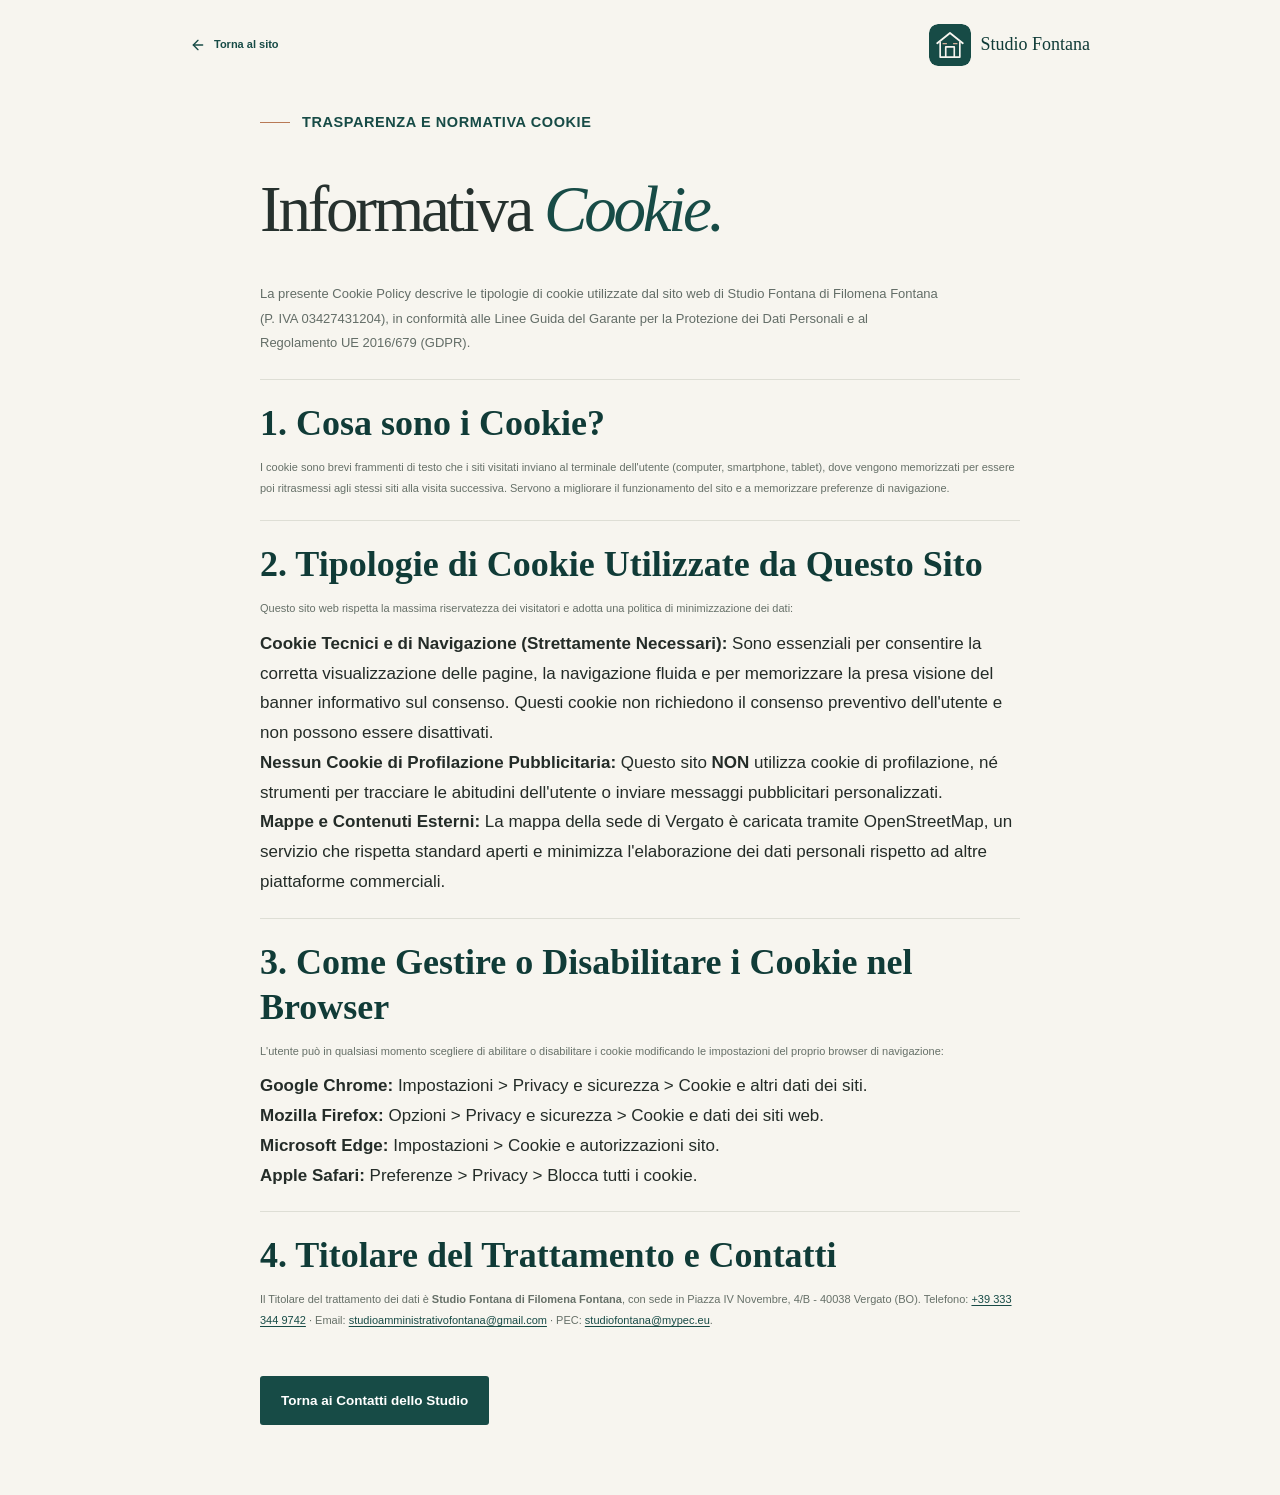
<file: cookie-policy.html>
<!doctype html>
<html lang="it">
<head>
  <meta charset="UTF-8" />
  <meta name="viewport" content="width=device-width, initial-scale=1.0" />
  <meta name="theme-color" content="#174b46" />
  <meta name="description" content="Cookie Policy di Studio Fontana - Informazioni sull'uso dei cookie tecnici e rispetto della privacy degli utenti." />
  <meta name="robots" content="noindex,nofollow" />
  <title>Cookie Policy | Studio Fontana</title>
  <link rel="icon" type="image/svg+xml" href="assets/studio-mark.svg" />
  <link rel="stylesheet" href="assets/style.css" />
</head>
<body>
  <main class="privacy-page">
    <header class="privacy-header">
      <a class="privacy-back" href="index.html" aria-label="Torna alla homepage">
        <svg xmlns="http://www.w3.org/2000/svg" width="16" height="16" viewBox="0 0 24 24" fill="none" stroke="currentColor" stroke-width="2" stroke-linecap="round" stroke-linejoin="round" aria-hidden="true"><path d="m12 19-7-7 7-7"/><path d="M19 12H5"/></svg> Torna al sito
      </a>
      <a class="privacy-brand" href="index.html" aria-label="Studio Fontana, homepage">
        <img src="assets/studio-mark.svg" width="42" height="42" alt="Logo Studio Fontana" />
        <span>Studio Fontana</span>
      </a>
    </header>

    <article class="privacy-content">
      <p class="eyebrow"><span class="eyebrow__line"></span> Trasparenza e Normativa Cookie</p>
      <h1>Informativa <em>Cookie.</em></h1>
      <p class="privacy-lead">La presente Cookie Policy descrive le tipologie di cookie utilizzate dal sito web di Studio Fontana di Filomena Fontana (P. IVA 03427431204), in conformità alle Linee Guida del Garante per la Protezione dei Dati Personali e al Regolamento UE 2016/679 (GDPR).</p>

      <section class="privacy-block">
        <h2>1. Cosa sono i Cookie?</h2>
        <p>I cookie sono brevi frammenti di testo che i siti visitati inviano al terminale dell'utente (computer, smartphone, tablet), dove vengono memorizzati per essere poi ritrasmessi agli stessi siti alla visita successiva. Servono a migliorare il funzionamento del sito e a memorizzare preferenze di navigazione.</p>
      </section>

      <section class="privacy-block">
        <h2>2. Tipologie di Cookie Utilizzate da Questo Sito</h2>
        <p>Questo sito web rispetta la massima riservatezza dei visitatori e adotta una politica di minimizzazione dei dati:</p>
        <ul>
          <li><strong>Cookie Tecnici e di Navigazione (Strettamente Necessari):</strong> Sono essenziali per consentire la corretta visualizzazione delle pagine, la navigazione fluida e per memorizzare la presa visione del banner informativo sul consenso. Questi cookie non richiedono il consenso preventivo dell'utente e non possono essere disattivati.</li>
          <li><strong>Nessun Cookie di Profilazione Pubblicitaria:</strong> Questo sito <strong>NON</strong> utilizza cookie di profilazione, né strumenti per tracciare le abitudini dell'utente o inviare messaggi pubblicitari personalizzati.</li>
          <li><strong>Mappe e Contenuti Esterni:</strong> La mappa della sede di Vergato è caricata tramite OpenStreetMap, un servizio che rispetta standard aperti e minimizza l'elaborazione dei dati personali rispetto ad altre piattaforme commerciali.</li>
        </ul>
      </section>

      <section class="privacy-block">
        <h2>3. Come Gestire o Disabilitare i Cookie nel Browser</h2>
        <p>L'utente può in qualsiasi momento scegliere di abilitare o disabilitare i cookie modificando le impostazioni del proprio browser di navigazione:</p>
        <ul>
          <li><strong>Google Chrome:</strong> Impostazioni > Privacy e sicurezza > Cookie e altri dati dei siti.</li>
          <li><strong>Mozilla Firefox:</strong> Opzioni > Privacy e sicurezza > Cookie e dati dei siti web.</li>
          <li><strong>Microsoft Edge:</strong> Impostazioni > Cookie e autorizzazioni sito.</li>
          <li><strong>Apple Safari:</strong> Preferenze > Privacy > Blocca tutti i cookie.</li>
        </ul>
      </section>

      <section class="privacy-block">
        <h2>4. Titolare del Trattamento e Contatti</h2>
        <p>Il Titolare del trattamento dei dati è <strong>Studio Fontana di Filomena Fontana</strong>, con sede in Piazza IV Novembre, 4/B - 40038 Vergato (BO). Telefono: <a href="tel:+393333449742">+39 333 344 9742</a> · Email: <a href="mailto:studioamministrativofontana@gmail.com">studioamministrativofontana@gmail.com</a> · PEC: <a href="mailto:studiofontana@mypec.eu">studiofontana@mypec.eu</a>.</p>
      </section>

      <a class="button button--primary privacy-cta" href="index.html#contatti">
        Torna ai Contatti dello Studio
      </a>
    </article>
  </main>
</body>
</html>
</file>
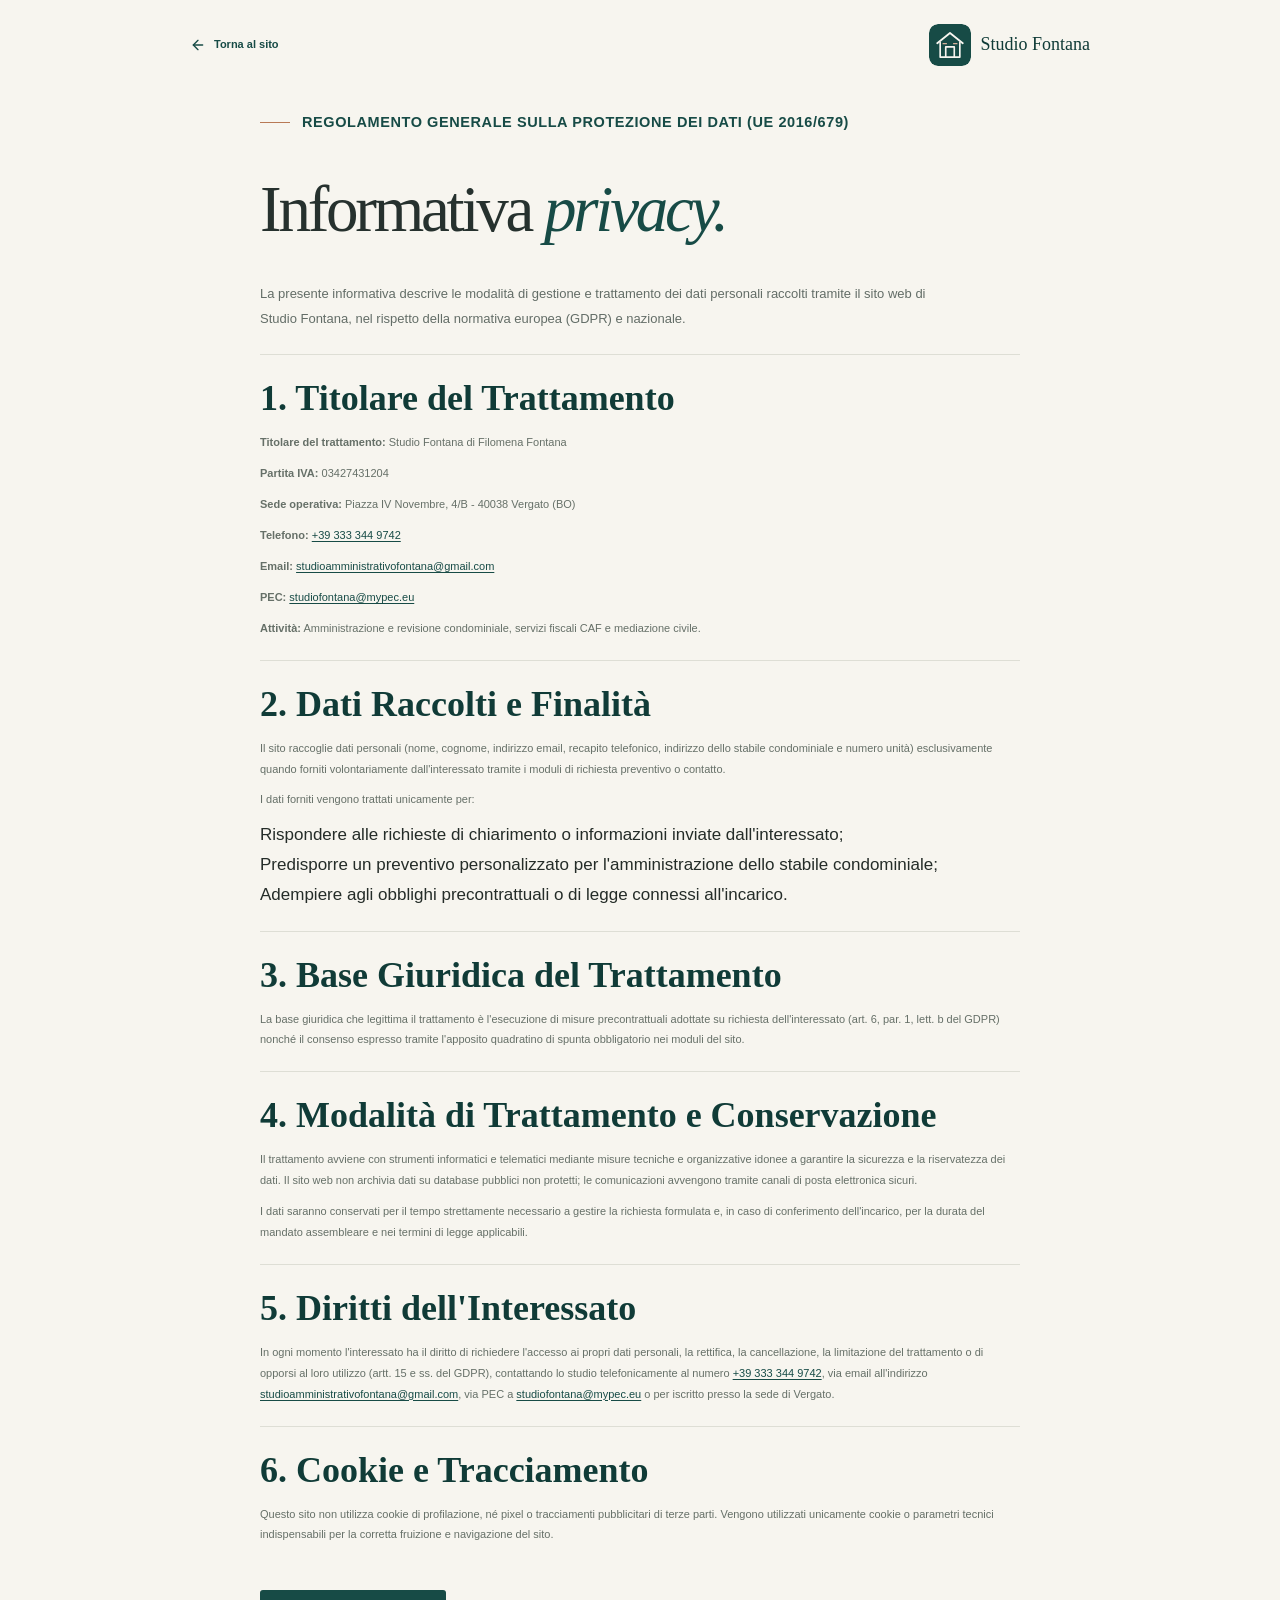
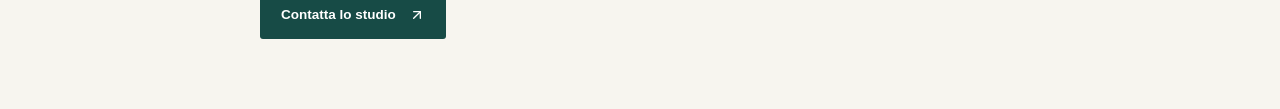
<file: privacy.html>
<!doctype html>
<html lang="it">
<head>
  <meta charset="UTF-8" />
  <meta name="viewport" content="width=device-width, initial-scale=1.0" />
  <meta name="theme-color" content="#174b46" />
  <meta name="description" content="Informativa sul trattamento dei dati personali ai sensi del Regolamento UE 2016/679 (GDPR) - Studio Fontana di Filomena Fontana." />
  <meta name="robots" content="noindex,nofollow" />
  <title>Informativa Privacy (GDPR) | Studio Fontana</title>
  <link rel="icon" type="image/svg+xml" href="assets/studio-mark.svg" />
  <link rel="stylesheet" href="assets/style.css" />
</head>
<body>
  <main class="privacy-page">
    <header class="privacy-header">
      <a class="privacy-back" href="index.html" aria-label="Torna alla homepage">
        <svg xmlns="http://www.w3.org/2000/svg" width="16" height="16" viewBox="0 0 24 24" fill="none" stroke="currentColor" stroke-width="2" stroke-linecap="round" stroke-linejoin="round" aria-hidden="true"><path d="m12 19-7-7 7-7"/><path d="M19 12H5"/></svg> Torna al sito
      </a>
      <a class="privacy-brand" href="index.html" aria-label="Studio Fontana, homepage">
        <img src="assets/studio-mark.svg" width="42" height="42" alt="Logo Studio Fontana" />
        <span>Studio Fontana</span>
      </a>
    </header>

    <article class="privacy-content">
      <p class="eyebrow"><span class="eyebrow__line"></span> Regolamento Generale sulla Protezione dei Dati (UE 2016/679)</p>
      <h1>Informativa <em>privacy.</em></h1>
      <p class="privacy-lead">La presente informativa descrive le modalità di gestione e trattamento dei dati personali raccolti tramite il sito web di Studio Fontana, nel rispetto della normativa europea (GDPR) e nazionale.</p>

      <section class="privacy-block">
        <h2>1. Titolare del Trattamento</h2>
        <p><strong>Titolare del trattamento:</strong> Studio Fontana di Filomena Fontana</p>
        <p><strong>Partita IVA:</strong> 03427431204</p>
        <p><strong>Sede operativa:</strong> Piazza IV Novembre, 4/B - 40038 Vergato (BO)</p>
        <p><strong>Telefono:</strong> <a href="tel:+393333449742">+39 333 344 9742</a></p>
        <p><strong>Email:</strong> <a href="mailto:studioamministrativofontana@gmail.com">studioamministrativofontana@gmail.com</a></p>
        <p><strong>PEC:</strong> <a href="mailto:studiofontana@mypec.eu">studiofontana@mypec.eu</a></p>
        <p><strong>Attività:</strong> Amministrazione e revisione condominiale, servizi fiscali CAF e mediazione civile.</p>
      </section>

      <section class="privacy-block">
        <h2>2. Dati Raccolti e Finalità</h2>
        <p>Il sito raccoglie dati personali (nome, cognome, indirizzo email, recapito telefonico, indirizzo dello stabile condominiale e numero unità) esclusivamente quando forniti volontariamente dall'interessato tramite i moduli di richiesta preventivo o contatto.</p>
        <p>I dati forniti vengono trattati unicamente per:</p>
        <ul>
          <li>Rispondere alle richieste di chiarimento o informazioni inviate dall'interessato;</li>
          <li>Predisporre un preventivo personalizzato per l'amministrazione dello stabile condominiale;</li>
          <li>Adempiere agli obblighi precontrattuali o di legge connessi all'incarico.</li>
        </ul>
      </section>

      <section class="privacy-block">
        <h2>3. Base Giuridica del Trattamento</h2>
        <p>La base giuridica che legittima il trattamento è l'esecuzione di misure precontrattuali adottate su richiesta dell'interessato (art. 6, par. 1, lett. b del GDPR) nonché il consenso espresso tramite l'apposito quadratino di spunta obbligatorio nei moduli del sito.</p>
      </section>

      <section class="privacy-block">
        <h2>4. Modalità di Trattamento e Conservazione</h2>
        <p>Il trattamento avviene con strumenti informatici e telematici mediante misure tecniche e organizzative idonee a garantire la sicurezza e la riservatezza dei dati. Il sito web non archivia dati su database pubblici non protetti; le comunicazioni avvengono tramite canali di posta elettronica sicuri.</p>
        <p>I dati saranno conservati per il tempo strettamente necessario a gestire la richiesta formulata e, in caso di conferimento dell'incarico, per la durata del mandato assembleare e nei termini di legge applicabili.</p>
      </section>

      <section class="privacy-block">
        <h2>5. Diritti dell'Interessato</h2>
        <p>In ogni momento l'interessato ha il diritto di richiedere l'accesso ai propri dati personali, la rettifica, la cancellazione, la limitazione del trattamento o di opporsi al loro utilizzo (artt. 15 e ss. del GDPR), contattando lo studio telefonicamente al numero <a href="tel:+393333449742">+39 333 344 9742</a>, via email all'indirizzo <a href="mailto:studioamministrativofontana@gmail.com">studioamministrativofontana@gmail.com</a>, via PEC a <a href="mailto:studiofontana@mypec.eu">studiofontana@mypec.eu</a> o per iscritto presso la sede di Vergato.</p>
      </section>

      <section class="privacy-block">
        <h2>6. Cookie e Tracciamento</h2>
        <p>Questo sito non utilizza cookie di profilazione, né pixel o tracciamenti pubblicitari di terze parti. Vengono utilizzati unicamente cookie o parametri tecnici indispensabili per la corretta fruizione e navigazione del sito.</p>
      </section>

      <a class="button button--primary privacy-cta" href="index.html#contatti">
        Contatta lo studio <svg xmlns="http://www.w3.org/2000/svg" width="16" height="16" viewBox="0 0 24 24" fill="none" stroke="currentColor" stroke-width="2" stroke-linecap="round" stroke-linejoin="round" aria-hidden="true"><path d="M7 7h10v10"/><path d="M7 17 17 7"/></svg>
      </a>
    </article>
  </main>
</body>
</html>
</file>
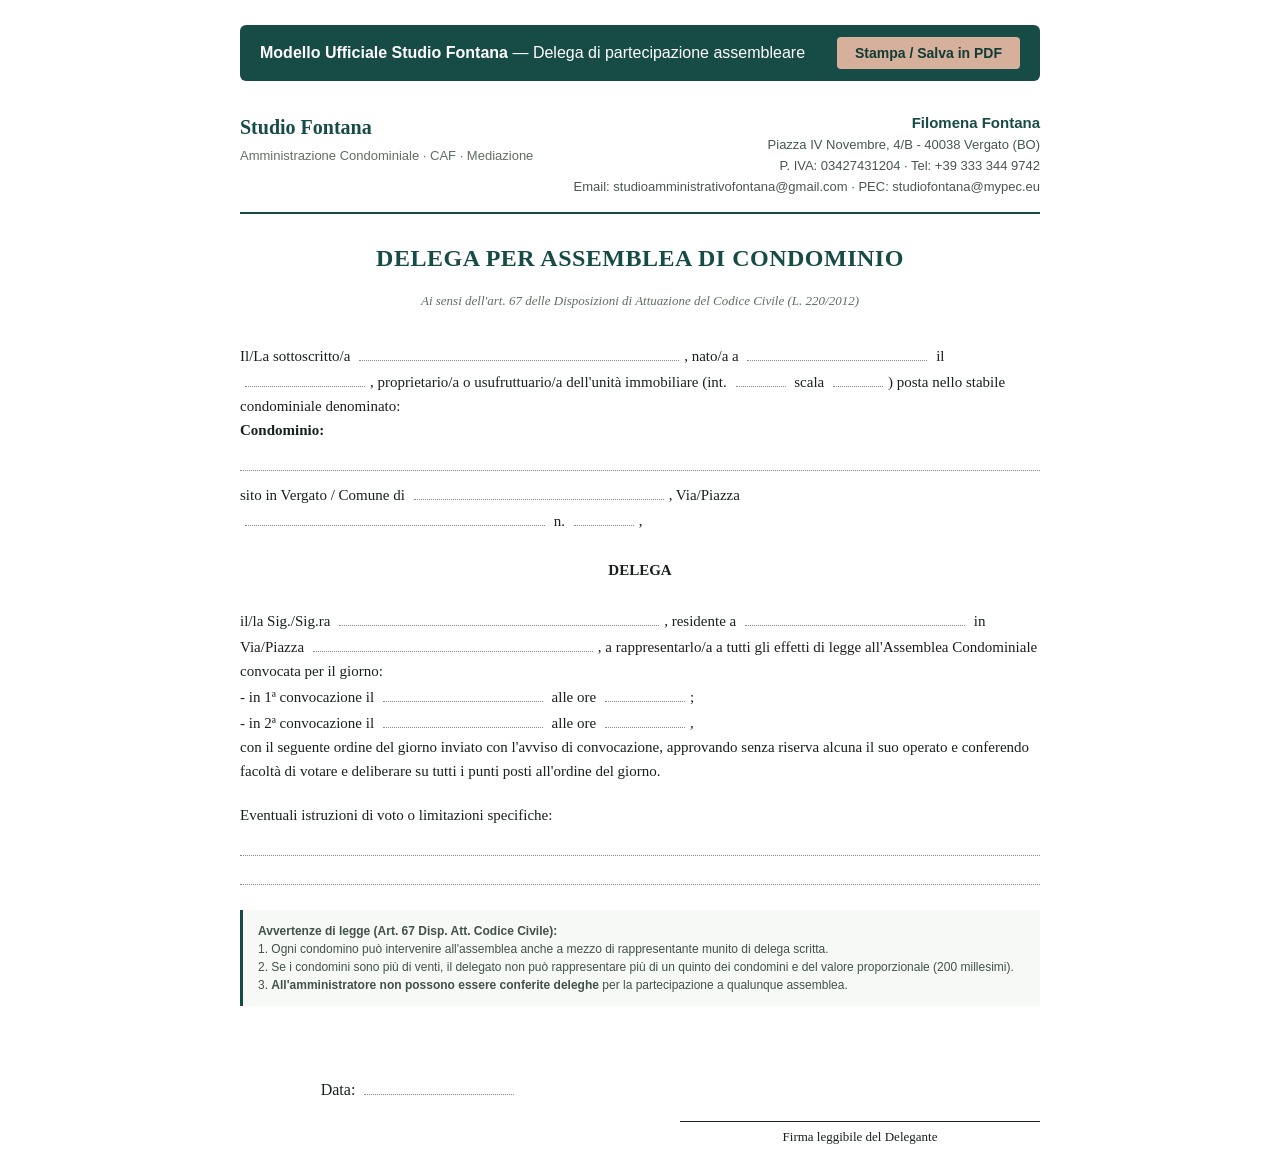
<file: assets/documenti/delega-assemblea-condominiale.html>
<!doctype html>
<html lang="it">
<head>
  <meta charset="UTF-8">
  <meta name="viewport" content="width=device-width, initial-scale=1.0">
  <title>Delega per Assemblea Condominiale | Studio Fontana</title>
  <style>
    @page { size: A4; margin: 20mm; }
    body { font-family: 'Georgia', 'Times New Roman', serif; color: #1a201c; line-height: 1.6; padding: 25px; max-width: 800px; margin: 0 auto; background: #fff; }
    .header { border-bottom: 2px solid #174b46; padding-bottom: 15px; margin-bottom: 25px; display: flex; justify-content: space-between; align-items: flex-start; }
    .header-info { text-align: right; font-size: 13px; color: #4a5550; font-family: Arial, sans-serif; }
    .header-info strong { color: #174b46; font-size: 15px; }
    h1 { color: #174b46; font-size: 24px; text-align: center; margin: 20px 0 10px; text-transform: uppercase; letter-spacing: 0.5px; }
    .subtitle { text-align: center; font-size: 13px; color: #626d66; margin-bottom: 30px; font-style: italic; }
    .field-line { border-bottom: 1px dotted #888; display: inline-block; min-width: 250px; height: 18px; margin: 0 5px; }
    .field-line.full { width: 100%; display: block; margin: 10px 0; }
    .form-section { margin-bottom: 20px; font-size: 15px; }
    .notice-box { background: #f7f9f6; border-left: 3px solid #174b46; padding: 12px 15px; font-size: 12px; color: #42524a; margin: 25px 0; font-family: Arial, sans-serif; line-height: 1.5; }
    .signatures { display: flex; justify-content: space-between; margin-top: 50px; padding-top: 20px; }
    .sig-block { text-align: center; width: 45%; }
    .sig-line { border-top: 1px solid #1a201c; margin-top: 45px; padding-top: 5px; font-size: 13px; }
    .print-bar { background: #174b46; color: #fff; padding: 12px 20px; margin-bottom: 30px; border-radius: 6px; display: flex; justify-content: space-between; align-items: center; font-family: Arial, sans-serif; }
    .print-btn { background: #d6b09a; color: #103b37; border: none; padding: 8px 18px; font-weight: bold; cursor: pointer; border-radius: 4px; font-size: 14px; }
    .print-btn:hover { background: #c59f89; }
    @media print {
      .print-bar { display: none !important; }
      body { padding: 0; }
    }
  </style>
</head>
<body>
  <div class="print-bar">
    <span><strong>Modello Ufficiale Studio Fontana</strong> — Delega di partecipazione assembleare</span>
    <button class="print-btn" onclick="window.print()">Stampa / Salva in PDF</button>
  </div>

  <div class="header">
    <div>
      <h2 style="margin:0; color:#174b46; font-size:20px;">Studio Fontana</h2>
      <p style="margin:3px 0 0; font-size:13px; color:#626d66; font-family:Arial, sans-serif;">Amministrazione Condominiale · CAF · Mediazione</p>
    </div>
    <div class="header-info">
      <strong>Filomena Fontana</strong><br>
      Piazza IV Novembre, 4/B - 40038 Vergato (BO)<br>
      P. IVA: 03427431204 · Tel: +39 333 344 9742<br>
      Email: studioamministrativofontana@gmail.com · PEC: studiofontana@mypec.eu
    </div>
  </div>

  <h1>Delega per Assemblea di Condominio</h1>
  <p class="subtitle">Ai sensi dell'art. 67 delle Disposizioni di Attuazione del Codice Civile (L. 220/2012)</p>

  <div class="form-section">
    Il/La sottoscritto/a <span class="field-line" style="min-width:320px;"></span>, nato/a a <span class="field-line" style="min-width:180px;"></span> il <span class="field-line" style="min-width:120px;"></span>,
    proprietario/a o usufruttuario/a dell'unità immobiliare (int. <span class="field-line" style="min-width:50px;"></span> scala <span class="field-line" style="min-width:50px;"></span>) posta nello stabile condominiale denominato:<br>
    <strong>Condominio:</strong> <span class="field-line full"></span>
    sito in Vergato / Comune di <span class="field-line" style="min-width:250px;"></span>, Via/Piazza <span class="field-line" style="min-width:300px;"></span> n. <span class="field-line" style="min-width:60px;"></span>,
  </div>

  <div class="form-section" style="text-align:center; font-weight:bold; margin:25px 0;">
    DELEGA
  </div>

  <div class="form-section">
    il/la Sig./Sig.ra <span class="field-line" style="min-width:320px;"></span>, residente a <span class="field-line" style="min-width:220px;"></span>
    in Via/Piazza <span class="field-line" style="min-width:280px;"></span>, a rappresentarlo/a a tutti gli effetti di legge all'Assemblea Condominiale convocata per il giorno:<br>
    - in 1ª convocazione il <span class="field-line" style="min-width:160px;"></span> alle ore <span class="field-line" style="min-width:80px;"></span>;<br>
    - in 2ª convocazione il <span class="field-line" style="min-width:160px;"></span> alle ore <span class="field-line" style="min-width:80px;"></span>,<br>
    con il seguente ordine del giorno inviato con l'avviso di convocazione, approvando senza riserva alcuna il suo operato e conferendo facoltà di votare e deliberare su tutti i punti posti all'ordine del giorno.
  </div>

  <div class="form-section">
    Eventuali istruzioni di voto o limitazioni specifiche:<br>
    <span class="field-line full"></span>
    <span class="field-line full"></span>
  </div>

  <div class="notice-box">
    <strong>Avvertenze di legge (Art. 67 Disp. Att. Codice Civile):</strong><br>
    1. Ogni condomino può intervenire all'assemblea anche a mezzo di rappresentante munito di delega scritta.<br>
    2. Se i condomini sono più di venti, il delegato non può rappresentare più di un quinto dei condomini e del valore proporzionale (200 millesimi).<br>
    3. <strong>All'amministratore non possono essere conferite deleghe</strong> per la partecipazione a qualunque assemblea.
  </div>

  <div class="signatures">
    <div class="sig-block">
      Data: <span class="field-line" style="min-width:150px;"></span>
    </div>
    <div class="sig-block">
      <div class="sig-line">Firma leggibile del Delegante</div>
    </div>
  </div>
</body>
</html>
</file>
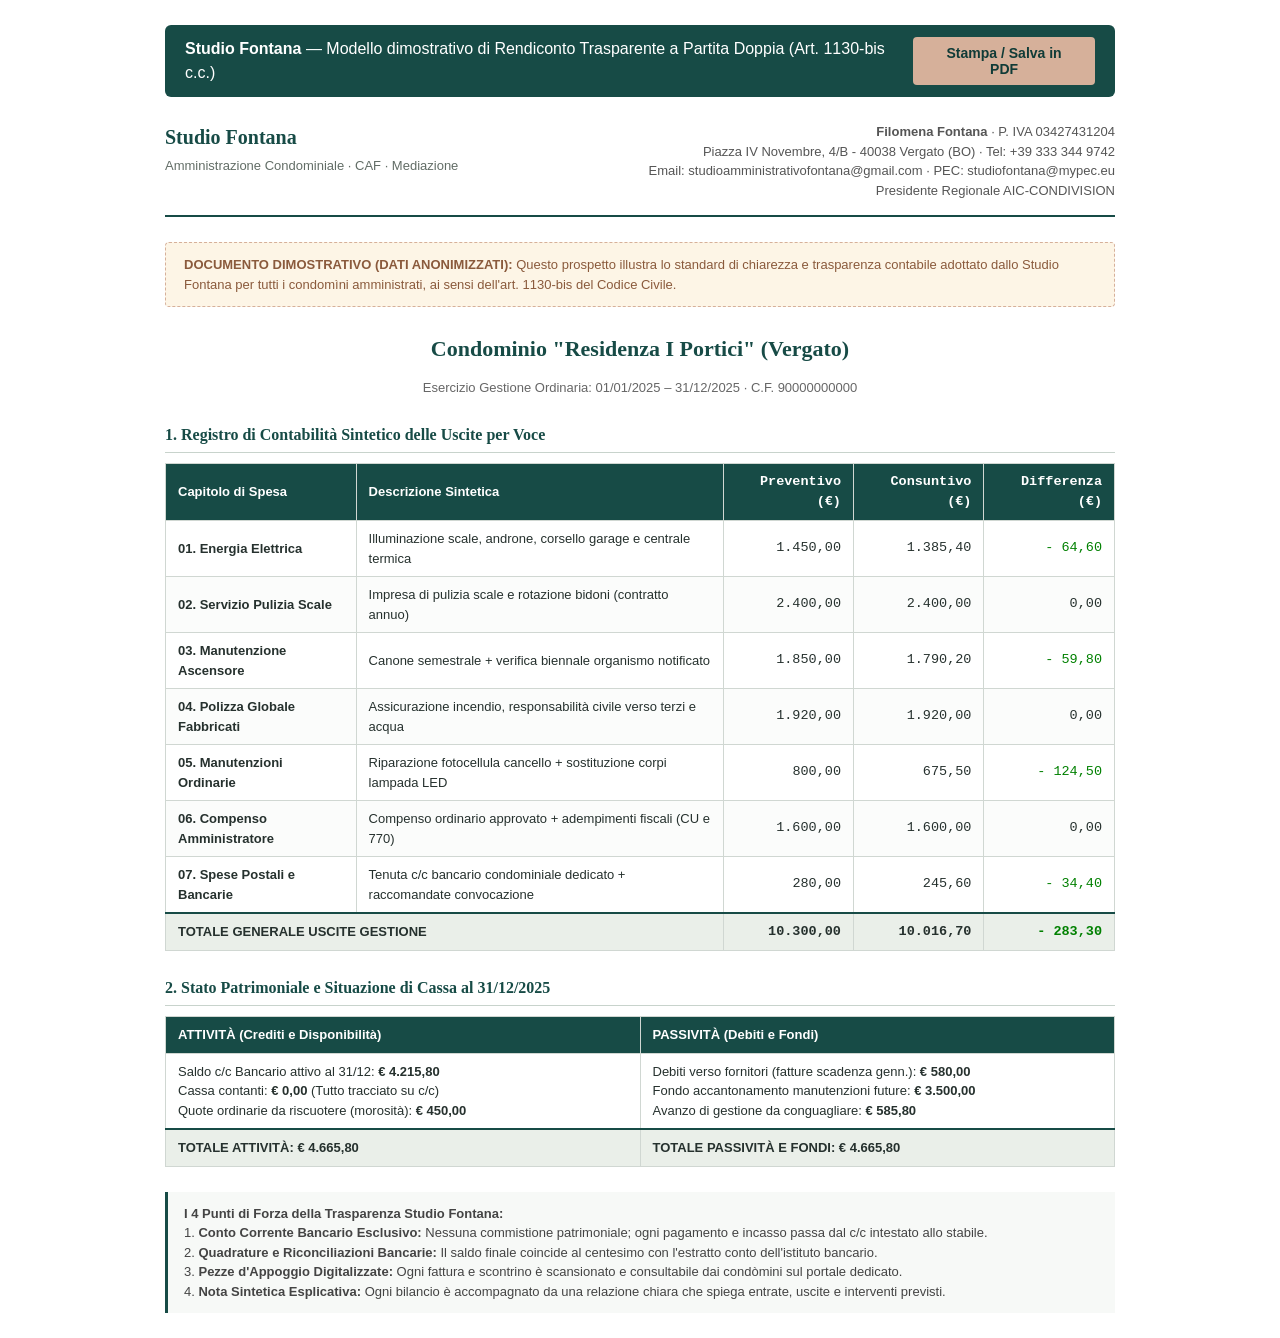
<file: assets/documenti/esempio-rendiconto.html>
<!doctype html>
<html lang="it">
<head>
  <meta charset="UTF-8">
  <meta name="viewport" content="width=device-width, initial-scale=1.0">
  <title>Esempio di Rendiconto Condominiale Trasparente | Studio Fontana</title>
  <style>
    @page { size: A4; margin: 15mm; }
    body { font-family: Arial, Helvetica, sans-serif; color: #26312e; line-height: 1.5; padding: 25px; max-width: 950px; margin: 0 auto; background: #fff; }
    .header { border-bottom: 2px solid #174b46; padding-bottom: 15px; margin-bottom: 25px; display: flex; justify-content: space-between; align-items: flex-start; }
    .header h2 { margin: 0; color: #174b46; font-size: 20px; font-family: Georgia, serif; }
    .header-info { text-align: right; font-size: 13px; color: #555; }
    .watermark-banner { background: #fdf5e6; border: 1px dashed #d6b09a; padding: 12px 18px; border-radius: 4px; font-size: 13px; color: #8a5a3c; margin-bottom: 25px; }
    h1 { color: #174b46; font-size: 22px; font-family: Georgia, serif; text-align: center; margin: 10px 0 5px; }
    .subtitle { text-align: center; font-size: 13px; color: #666; margin-bottom: 25px; }
    table { width: 100%; border-collapse: collapse; margin-bottom: 25px; font-size: 13px; }
    th, td { border: 1px solid #d0d7d2; padding: 8px 12px; text-align: left; }
    th { background: #174b46; color: #fff; font-weight: 600; }
    tr:nth-child(even) { background: #fbfcfb; }
    .num { text-align: right; font-family: monospace; font-size: 13.5px; }
    .total-row { font-weight: bold; background: #eaefe9 !important; border-top: 2px solid #174b46; }
    .section-title { color: #174b46; font-size: 16px; font-family: Georgia, serif; margin: 25px 0 10px; border-bottom: 1px solid #c8d3cc; padding-bottom: 5px; }
    .note-box { background: #f7f9f7; border-left: 3px solid #174b46; padding: 12px 16px; font-size: 13px; color: #444; margin-top: 15px; }
    .print-bar { background: #174b46; color: #fff; padding: 12px 20px; margin-bottom: 25px; border-radius: 6px; display: flex; justify-content: space-between; align-items: center; }
    .print-btn { background: #d6b09a; color: #103b37; border: none; padding: 8px 18px; font-weight: bold; cursor: pointer; border-radius: 4px; font-size: 14px; }
    .print-btn:hover { background: #c59f89; }
    @media print {
      .print-bar { display: none !important; }
      body { padding: 0; }
    }
  </style>
</head>
<body>
  <div class="print-bar">
    <span><strong>Studio Fontana</strong> — Modello dimostrativo di Rendiconto Trasparente a Partita Doppia (Art. 1130-bis c.c.)</span>
    <button class="print-btn" onclick="window.print()">Stampa / Salva in PDF</button>
  </div>

  <div class="header">
    <div>
      <h2>Studio Fontana</h2>
      <p style="margin:4px 0 0; font-size:13px; color:#626d66;">Amministrazione Condominiale · CAF · Mediazione</p>
    </div>
    <div class="header-info">
      <strong>Filomena Fontana</strong> · P. IVA 03427431204<br>
      Piazza IV Novembre, 4/B - 40038 Vergato (BO) · Tel: +39 333 344 9742<br>
      Email: studioamministrativofontana@gmail.com · PEC: studiofontana@mypec.eu<br>
      Presidente Regionale AIC-CONDIVISION
    </div>
  </div>

  <div class="watermark-banner">
    <strong>DOCUMENTO DIMOSTRATIVO (DATI ANONIMIZZATI):</strong> Questo prospetto illustra lo standard di chiarezza e trasparenza contabile adottato dallo Studio Fontana per tutti i condomìni amministrati, ai sensi dell'art. 1130-bis del Codice Civile.
  </div>

  <h1>Condominio "Residenza I Portici" (Vergato)</h1>
  <p class="subtitle">Esercizio Gestione Ordinaria: 01/01/2025 – 31/12/2025 · C.F. 90000000000</p>

  <h3 class="section-title">1. Registro di Contabilità Sintetico delle Uscite per Voce</h3>
  <table>
    <thead>
      <tr>
        <th>Capitolo di Spesa</th>
        <th>Descrizione Sintetica</th>
        <th class="num">Preventivo (€)</th>
        <th class="num">Consuntivo (€)</th>
        <th class="num">Differenza (€)</th>
      </tr>
    </thead>
    <tbody>
      <tr>
        <td><strong>01. Energia Elettrica</strong></td>
        <td>Illuminazione scale, androne, corsello garage e centrale termica</td>
        <td class="num">1.450,00</td>
        <td class="num">1.385,40</td>
        <td class="num" style="color:green;">- 64,60</td>
      </tr>
      <tr>
        <td><strong>02. Servizio Pulizia Scale</strong></td>
        <td>Impresa di pulizia scale e rotazione bidoni (contratto annuo)</td>
        <td class="num">2.400,00</td>
        <td class="num">2.400,00</td>
        <td class="num">0,00</td>
      </tr>
      <tr>
        <td><strong>03. Manutenzione Ascensore</strong></td>
        <td>Canone semestrale + verifica biennale organismo notificato</td>
        <td class="num">1.850,00</td>
        <td class="num">1.790,20</td>
        <td class="num" style="color:green;">- 59,80</td>
      </tr>
      <tr>
        <td><strong>04. Polizza Globale Fabbricati</strong></td>
        <td>Assicurazione incendio, responsabilità civile verso terzi e acqua</td>
        <td class="num">1.920,00</td>
        <td class="num">1.920,00</td>
        <td class="num">0,00</td>
      </tr>
      <tr>
        <td><strong>05. Manutenzioni Ordinarie</strong></td>
        <td>Riparazione fotocellula cancello + sostituzione corpi lampada LED</td>
        <td class="num">800,00</td>
        <td class="num">675,50</td>
        <td class="num" style="color:green;">- 124,50</td>
      </tr>
      <tr>
        <td><strong>06. Compenso Amministratore</strong></td>
        <td>Compenso ordinario approvato + adempimenti fiscali (CU e 770)</td>
        <td class="num">1.600,00</td>
        <td class="num">1.600,00</td>
        <td class="num">0,00</td>
      </tr>
      <tr>
        <td><strong>07. Spese Postali e Bancarie</strong></td>
        <td>Tenuta c/c bancario condominiale dedicato + raccomandate convocazione</td>
        <td class="num">280,00</td>
        <td class="num">245,60</td>
        <td class="num" style="color:green;">- 34,40</td>
      </tr>
      <tr class="total-row">
        <td colspan="2"><strong>TOTALE GENERALE USCITE GESTIONE</strong></td>
        <td class="num"><strong>10.300,00</strong></td>
        <td class="num"><strong>10.016,70</strong></td>
        <td class="num" style="color:green;"><strong>- 283,30</strong></td>
      </tr>
    </tbody>
  </table>

  <h3 class="section-title">2. Stato Patrimoniale e Situazione di Cassa al 31/12/2025</h3>
  <table>
    <thead>
      <tr>
        <th style="width:50%;">ATTIVITÀ (Crediti e Disponibilità)</th>
        <th style="width:50%;">PASSIVITÀ (Debiti e Fondi)</th>
      </tr>
    </thead>
    <tbody>
      <tr>
        <td>
          Saldo c/c Bancario attivo al 31/12: <strong>€ 4.215,80</strong><br>
          Cassa contanti: <strong>€ 0,00</strong> (Tutto tracciato su c/c)<br>
          Quote ordinarie da riscuotere (morosità): <strong>€ 450,00</strong>
        </td>
        <td>
          Debiti verso fornitori (fatture scadenza genn.): <strong>€ 580,00</strong><br>
          Fondo accantonamento manutenzioni future: <strong>€ 3.500,00</strong><br>
          Avanzo di gestione da conguagliare: <strong>€ 585,80</strong>
        </td>
      </tr>
      <tr class="total-row">
        <td><strong>TOTALE ATTIVITÀ: € 4.665,80</strong></td>
        <td><strong>TOTALE PASSIVITÀ E FONDI: € 4.665,80</strong></td>
      </tr>
    </tbody>
  </table>

  <div class="note-box">
    <strong>I 4 Punti di Forza della Trasparenza Studio Fontana:</strong><br>
    1. <strong>Conto Corrente Bancario Esclusivo:</strong> Nessuna commistione patrimoniale; ogni pagamento e incasso passa dal c/c intestato allo stabile.<br>
    2. <strong>Quadrature e Riconciliazioni Bancarie:</strong> Il saldo finale coincide al centesimo con l'estratto conto dell'istituto bancario.<br>
    3. <strong>Pezze d'Appoggio Digitalizzate:</strong> Ogni fattura e scontrino è scansionato e consultabile dai condòmini sul portale dedicato.<br>
    4. <strong>Nota Sintetica Esplicativa:</strong> Ogni bilancio è accompagnato da una relazione chiara che spiega entrate, uscite e interventi previsti.
  </div>
</body>
</html>
</file>
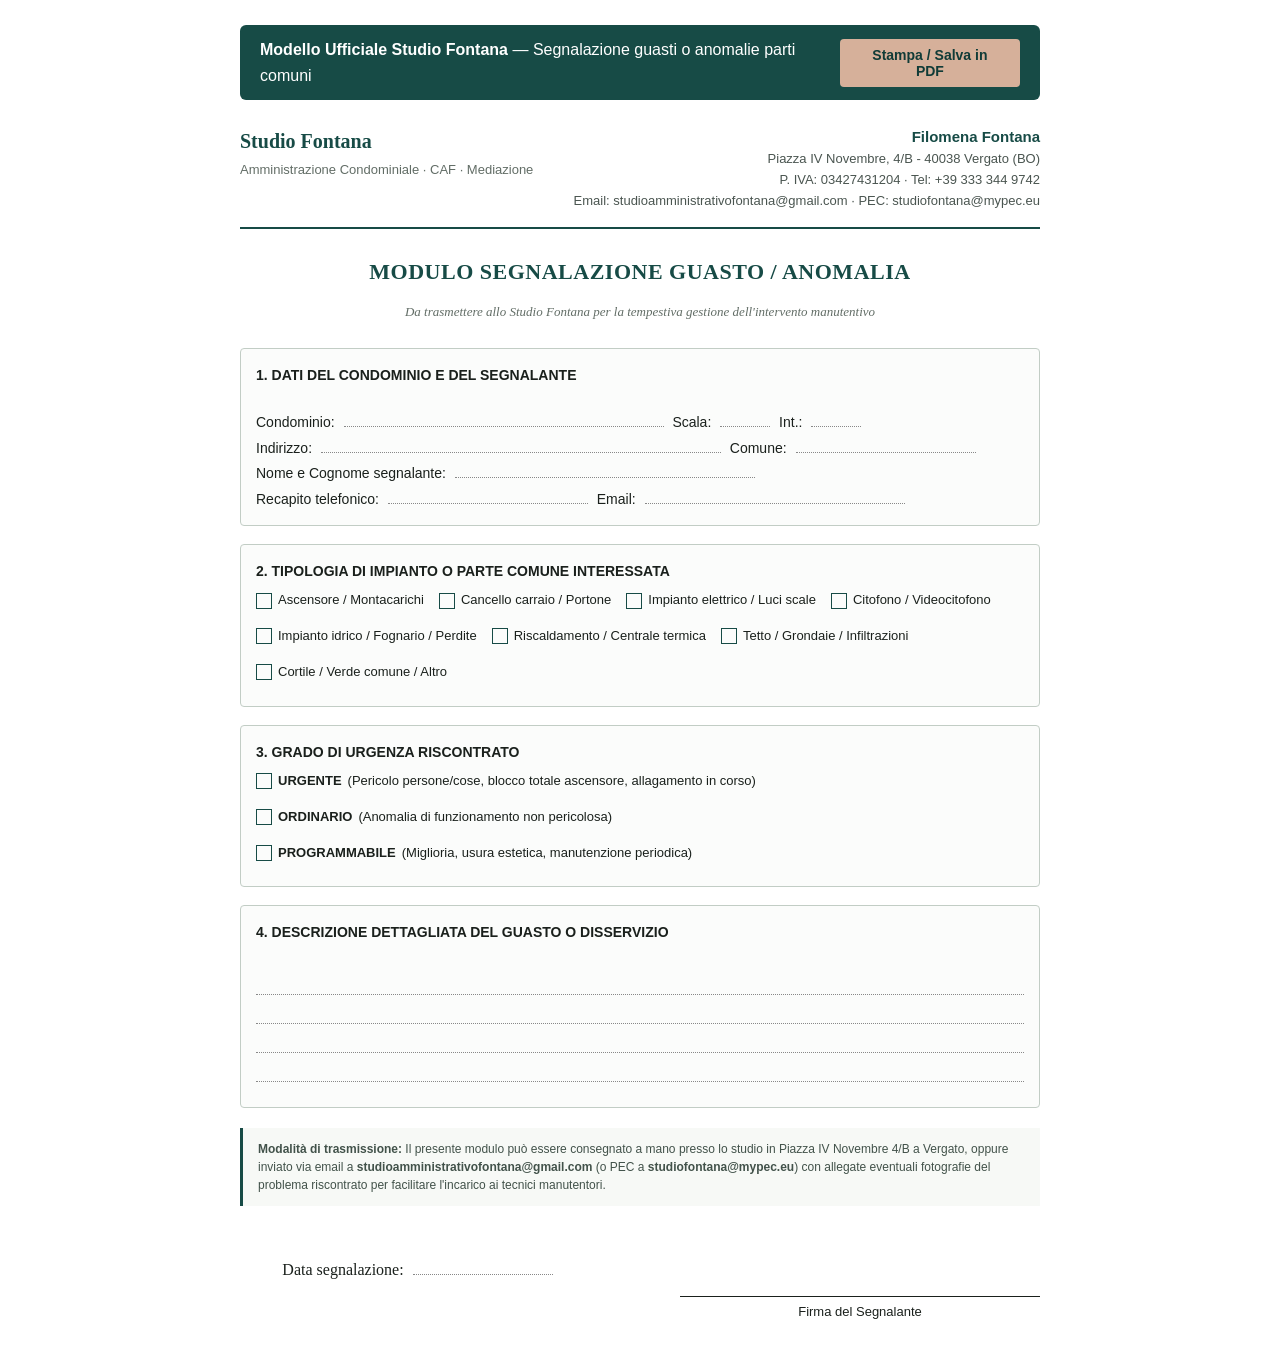
<file: assets/documenti/modulo-segnalazione-guasti.html>
<!doctype html>
<html lang="it">
<head>
  <meta charset="UTF-8">
  <meta name="viewport" content="width=device-width, initial-scale=1.0">
  <title>Modulo Segnalazione Guasto o Anomalia | Studio Fontana</title>
  <style>
    @page { size: A4; margin: 20mm; }
    body { font-family: 'Georgia', 'Times New Roman', serif; color: #1a201c; line-height: 1.6; padding: 25px; max-width: 800px; margin: 0 auto; background: #fff; }
    .header { border-bottom: 2px solid #174b46; padding-bottom: 15px; margin-bottom: 25px; display: flex; justify-content: space-between; align-items: flex-start; }
    .header-info { text-align: right; font-size: 13px; color: #4a5550; font-family: Arial, sans-serif; }
    .header-info strong { color: #174b46; font-size: 15px; }
    h1 { color: #174b46; font-size: 22px; text-align: center; margin: 20px 0 10px; text-transform: uppercase; letter-spacing: 0.5px; }
    .subtitle { text-align: center; font-size: 13px; color: #626d66; margin-bottom: 25px; font-style: italic; }
    .field-line { border-bottom: 1px dotted #888; display: inline-block; min-width: 250px; height: 18px; margin: 0 5px; }
    .field-line.full { width: 100%; display: block; margin: 10px 0; }
    .form-section { margin-bottom: 18px; font-size: 14px; font-family: Arial, sans-serif; }
    .box-grid { border: 1px solid #c2cdc5; padding: 15px; border-radius: 4px; background: #fbfcfb; margin-bottom: 18px; }
    .check-group { display: flex; flex-wrap: wrap; gap: 15px; margin: 8px 0; font-size: 13px; }
    .check-item { display: flex; align-items: center; gap: 6px; }
    .checkbox-sq { width: 14px; height: 14px; border: 1px solid #174b46; display: inline-block; }
    .notice-box { background: #f7f9f6; border-left: 3px solid #174b46; padding: 12px 15px; font-size: 12px; color: #42524a; margin: 20px 0; font-family: Arial, sans-serif; line-height: 1.5; }
    .signatures { display: flex; justify-content: space-between; margin-top: 35px; padding-top: 15px; }
    .sig-block { text-align: center; width: 45%; }
    .sig-line { border-top: 1px solid #1a201c; margin-top: 40px; padding-top: 5px; font-size: 13px; font-family: Arial, sans-serif; }
    .print-bar { background: #174b46; color: #fff; padding: 12px 20px; margin-bottom: 25px; border-radius: 6px; display: flex; justify-content: space-between; align-items: center; font-family: Arial, sans-serif; }
    .print-btn { background: #d6b09a; color: #103b37; border: none; padding: 8px 18px; font-weight: bold; cursor: pointer; border-radius: 4px; font-size: 14px; }
    .print-btn:hover { background: #c59f89; }
    @media print {
      .print-bar { display: none !important; }
      body { padding: 0; }
    }
  </style>
</head>
<body>
  <div class="print-bar">
    <span><strong>Modello Ufficiale Studio Fontana</strong> — Segnalazione guasti o anomalie parti comuni</span>
    <button class="print-btn" onclick="window.print()">Stampa / Salva in PDF</button>
  </div>

  <div class="header">
    <div>
      <h2 style="margin:0; color:#174b46; font-size:20px;">Studio Fontana</h2>
      <p style="margin:3px 0 0; font-size:13px; color:#626d66; font-family:Arial, sans-serif;">Amministrazione Condominiale · CAF · Mediazione</p>
    </div>
    <div class="header-info">
      <strong>Filomena Fontana</strong><br>
      Piazza IV Novembre, 4/B - 40038 Vergato (BO)<br>
      P. IVA: 03427431204 · Tel: +39 333 344 9742<br>
      Email: studioamministrativofontana@gmail.com · PEC: studiofontana@mypec.eu
    </div>
  </div>

  <h1>Modulo Segnalazione Guasto / Anomalia</h1>
  <p class="subtitle">Da trasmettere allo Studio Fontana per la tempestiva gestione dell'intervento manutentivo</p>

  <div class="box-grid form-section">
    <strong>1. DATI DEL CONDOMINIO E DEL SEGNALANTE</strong><br><br>
    Condominio: <span class="field-line" style="min-width:320px;"></span> Scala: <span class="field-line" style="min-width:50px;"></span> Int.: <span class="field-line" style="min-width:50px;"></span><br>
    Indirizzo: <span class="field-line" style="min-width:400px;"></span> Comune: <span class="field-line" style="min-width:180px;"></span><br>
    Nome e Cognome segnalante: <span class="field-line" style="min-width:300px;"></span><br>
    Recapito telefonico: <span class="field-line" style="min-width:200px;"></span> Email: <span class="field-line" style="min-width:260px;"></span>
  </div>

  <div class="box-grid form-section">
    <strong>2. TIPOLOGIA DI IMPIANTO O PARTE COMUNE INTERESSATA</strong>
    <div class="check-group">
      <div class="check-item"><span class="checkbox-sq"></span> Ascensore / Montacarichi</div>
      <div class="check-item"><span class="checkbox-sq"></span> Cancello carraio / Portone</div>
      <div class="check-item"><span class="checkbox-sq"></span> Impianto elettrico / Luci scale</div>
      <div class="check-item"><span class="checkbox-sq"></span> Citofono / Videocitofono</div>
      <div class="check-item"><span class="checkbox-sq"></span> Impianto idrico / Fognario / Perdite</div>
      <div class="check-item"><span class="checkbox-sq"></span> Riscaldamento / Centrale termica</div>
      <div class="check-item"><span class="checkbox-sq"></span> Tetto / Grondaie / Infiltrazioni</div>
      <div class="check-item"><span class="checkbox-sq"></span> Cortile / Verde comune / Altro</div>
    </div>
  </div>

  <div class="box-grid form-section">
    <strong>3. GRADO DI URGENZA RISCONTRATO</strong>
    <div class="check-group">
      <div class="check-item"><span class="checkbox-sq"></span> <strong>URGENTE</strong> (Pericolo persone/cose, blocco totale ascensore, allagamento in corso)</div>
      <div class="check-item"><span class="checkbox-sq"></span> <strong>ORDINARIO</strong> (Anomalia di funzionamento non pericolosa)</div>
      <div class="check-item"><span class="checkbox-sq"></span> <strong>PROGRAMMABILE</strong> (Miglioria, usura estetica, manutenzione periodica)</div>
    </div>
  </div>

  <div class="box-grid form-section">
    <strong>4. DESCRIZIONE DETTAGLIATA DEL GUASTO O DISSERVIZIO</strong><br><br>
    <span class="field-line full"></span>
    <span class="field-line full"></span>
    <span class="field-line full"></span>
    <span class="field-line full"></span>
  </div>

  <div class="notice-box">
    <strong>Modalità di trasmissione:</strong> Il presente modulo può essere consegnato a mano presso lo studio in Piazza IV Novembre 4/B a Vergato, oppure inviato via email a <strong>studioamministrativofontana@gmail.com</strong> (o PEC a <strong>studiofontana@mypec.eu</strong>) con allegate eventuali fotografie del problema riscontrato per facilitare l'incarico ai tecnici manutentori.
  </div>

  <div class="signatures">
    <div class="sig-block">
      Data segnalazione: <span class="field-line" style="min-width:140px;"></span>
    </div>
    <div class="sig-block">
      <div class="sig-line">Firma del Segnalante</div>
    </div>
  </div>
</body>
</html>
</file>
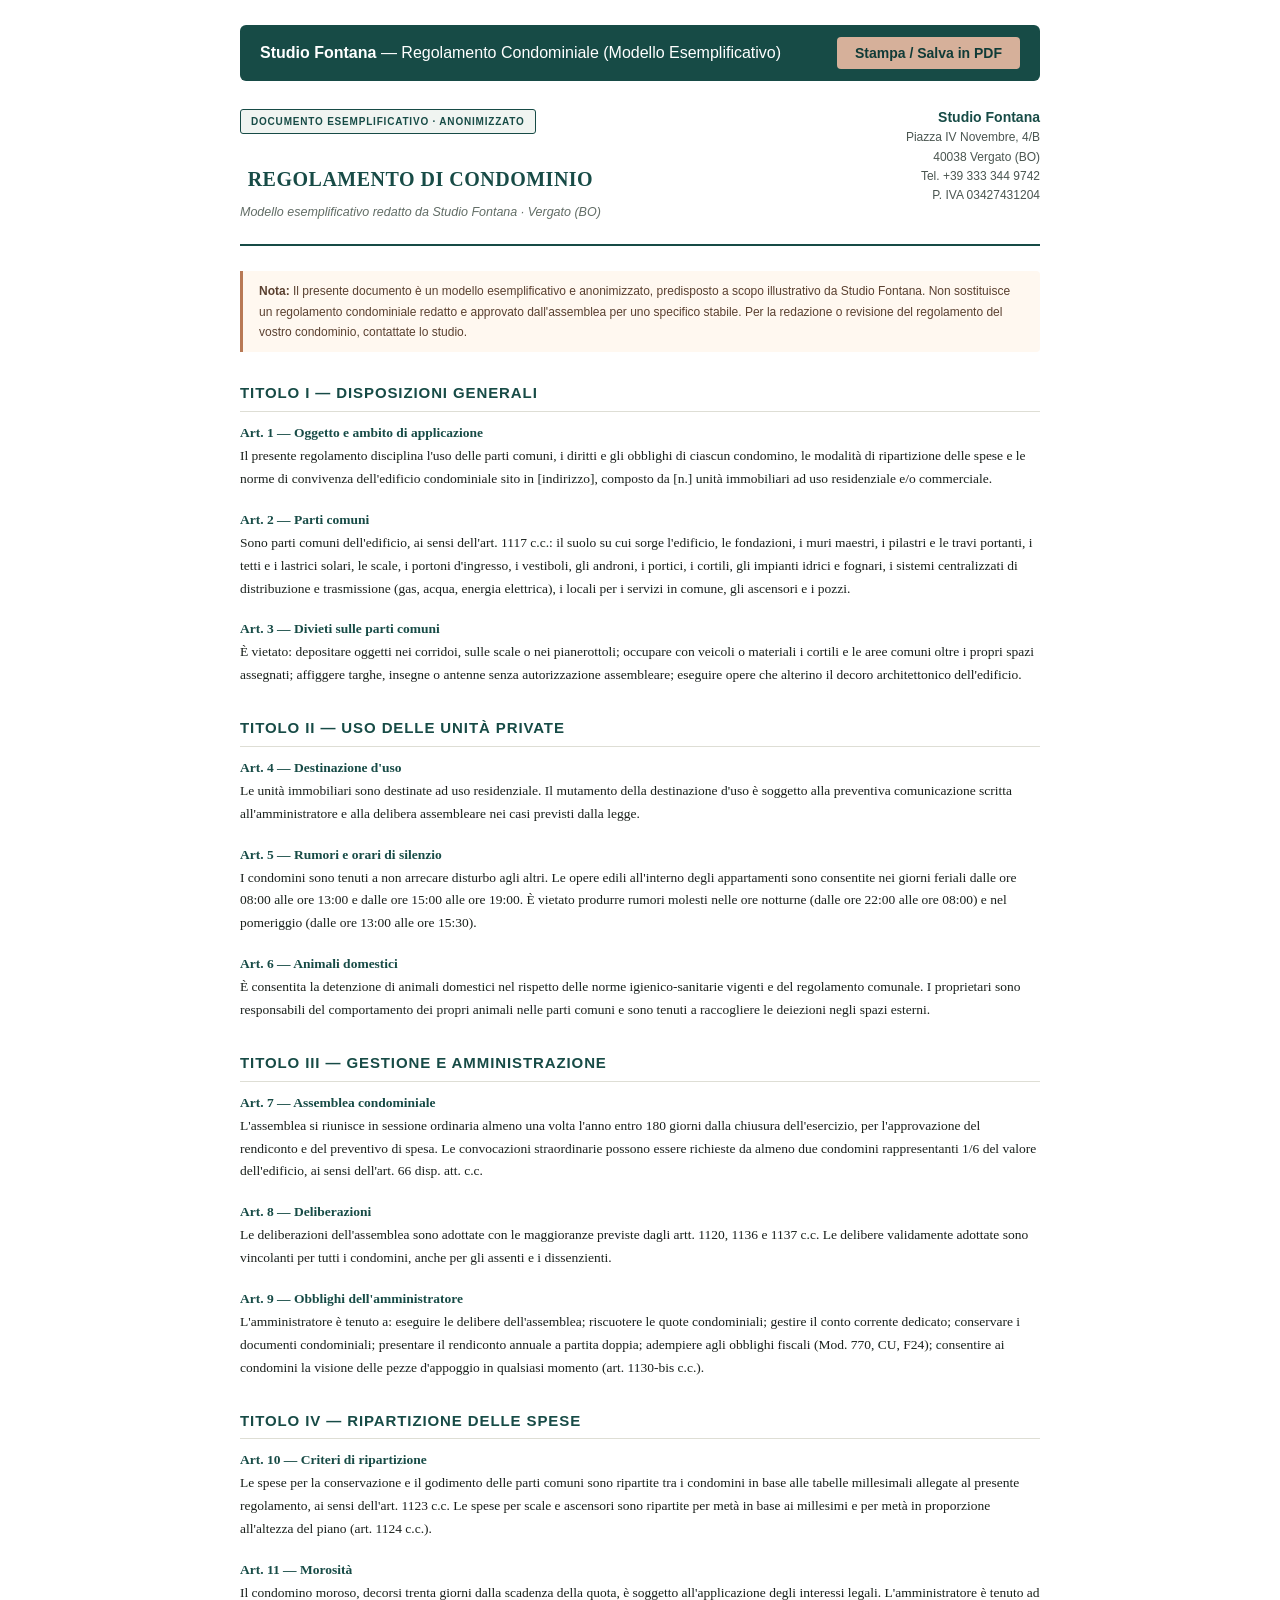
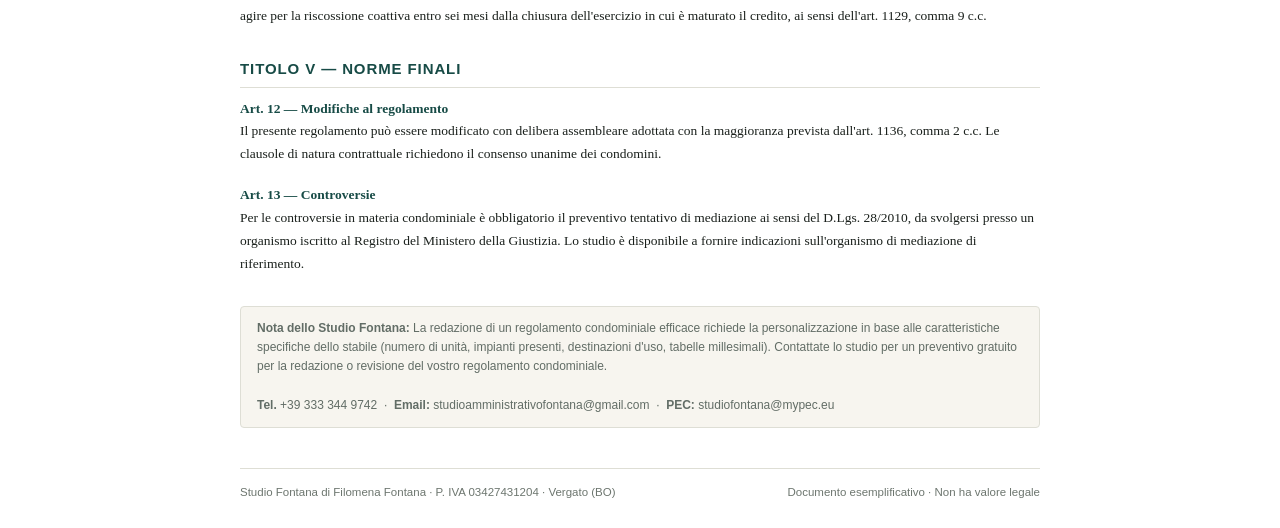
<file: assets/documenti/regolamento-condominiale-esempio.html>
<!doctype html>
<html lang="it">
<head>
  <meta charset="UTF-8">
  <meta name="viewport" content="width=device-width, initial-scale=1.0">
  <title>Regolamento Condominiale Esempio | Studio Fontana</title>
  <style>
    @page { size: A4; margin: 20mm; }
    body { font-family: 'Georgia', 'Times New Roman', serif; color: #1a201c; line-height: 1.7; padding: 25px; max-width: 800px; margin: 0 auto; background: #fff; }
    .print-bar { background: #174b46; color: #fff; padding: 12px 20px; margin-bottom: 25px; border-radius: 6px; display: flex; justify-content: space-between; align-items: center; font-family: Arial, sans-serif; }
    .print-btn { background: #d6b09a; color: #103b37; border: none; padding: 8px 18px; font-weight: bold; cursor: pointer; border-radius: 4px; font-size: 14px; }
    .print-btn:hover { background: #c59f89; }
    .header { border-bottom: 2px solid #174b46; padding-bottom: 15px; margin-bottom: 25px; }
    .header-top { display: flex; justify-content: space-between; align-items: flex-start; }
    .header-info { text-align: right; font-size: 12px; color: #4a5550; font-family: Arial, sans-serif; line-height: 1.6; }
    .header-info strong { color: #174b46; font-size: 14px; display: block; }
    .badge { display: inline-block; background: #f0f4f1; border: 1px solid #174b46; color: #174b46; font-size: 10px; font-family: Arial, sans-serif; font-weight: 700; text-transform: uppercase; letter-spacing: 0.08em; padding: 3px 10px; border-radius: 3px; margin-bottom: 10px; }
    h1 { color: #174b46; font-size: 20px; text-align: center; margin: 18px 0 6px; text-transform: uppercase; letter-spacing: 0.5px; }
    .subtitle { text-align: center; font-size: 12.5px; color: #626d66; margin-bottom: 6px; font-style: italic; font-family: Arial, sans-serif; }
    .disclaimer { background: #fff8f0; border-left: 3px solid #b87955; padding: 10px 16px; font-size: 12px; color: #5a4030; font-family: Arial, sans-serif; margin-bottom: 28px; border-radius: 0 4px 4px 0; }
    h2 { color: #174b46; font-size: 15px; text-transform: uppercase; letter-spacing: 0.06em; margin: 28px 0 10px; border-bottom: 1px solid #deded5; padding-bottom: 5px; font-family: Arial, sans-serif; }
    p { font-size: 13.5px; margin: 0 0 10px; }
    .art { margin-bottom: 18px; }
    .art-title { font-weight: 700; color: #174b46; font-size: 13.5px; }
    .note { background: #f7f5ef; border: 1px solid #deded5; border-radius: 4px; padding: 12px 16px; font-size: 12px; color: #626d66; font-family: Arial, sans-serif; margin-top: 30px; line-height: 1.6; }
    .footer { margin-top: 40px; border-top: 1px solid #deded5; padding-top: 14px; font-size: 11.5px; color: #6d766f; font-family: Arial, sans-serif; display: flex; justify-content: space-between; }
    @media print { .print-bar { display: none !important; } body { padding: 0; } }
  </style>
</head>
<body>

  <div class="print-bar">
    <span><strong>Studio Fontana</strong> — Regolamento Condominiale (Modello Esemplificativo)</span>
    <button class="print-btn" onclick="window.print()">Stampa / Salva in PDF</button>
  </div>

  <div class="header">
    <div class="header-top">
      <div>
        <span class="badge">Documento Esemplificativo · Anonimizzato</span>
        <h1>Regolamento di Condominio</h1>
        <p class="subtitle">Modello esemplificativo redatto da Studio Fontana · Vergato (BO)</p>
      </div>
      <div class="header-info">
        <strong>Studio Fontana</strong>
        Piazza IV Novembre, 4/B<br>
        40038 Vergato (BO)<br>
        Tel. +39 333 344 9742<br>
        P. IVA 03427431204
      </div>
    </div>
  </div>

  <div class="disclaimer">
    <strong>Nota:</strong> Il presente documento è un modello esemplificativo e anonimizzato, predisposto a scopo illustrativo da Studio Fontana. Non sostituisce un regolamento condominiale redatto e approvato dall'assemblea per uno specifico stabile. Per la redazione o revisione del regolamento del vostro condominio, contattate lo studio.
  </div>

  <h2>Titolo I — Disposizioni Generali</h2>

  <div class="art">
    <p><span class="art-title">Art. 1 — Oggetto e ambito di applicazione</span><br>
    Il presente regolamento disciplina l'uso delle parti comuni, i diritti e gli obblighi di ciascun condomino, le modalità di ripartizione delle spese e le norme di convivenza dell'edificio condominiale sito in [indirizzo], composto da [n.] unità immobiliari ad uso residenziale e/o commerciale.</p>
  </div>

  <div class="art">
    <p><span class="art-title">Art. 2 — Parti comuni</span><br>
    Sono parti comuni dell'edificio, ai sensi dell'art. 1117 c.c.: il suolo su cui sorge l'edificio, le fondazioni, i muri maestri, i pilastri e le travi portanti, i tetti e i lastrici solari, le scale, i portoni d'ingresso, i vestiboli, gli androni, i portici, i cortili, gli impianti idrici e fognari, i sistemi centralizzati di distribuzione e trasmissione (gas, acqua, energia elettrica), i locali per i servizi in comune, gli ascensori e i pozzi.</p>
  </div>

  <div class="art">
    <p><span class="art-title">Art. 3 — Divieti sulle parti comuni</span><br>
    È vietato: depositare oggetti nei corridoi, sulle scale o nei pianerottoli; occupare con veicoli o materiali i cortili e le aree comuni oltre i propri spazi assegnati; affiggere targhe, insegne o antenne senza autorizzazione assembleare; eseguire opere che alterino il decoro architettonico dell'edificio.</p>
  </div>

  <h2>Titolo II — Uso delle Unità Private</h2>

  <div class="art">
    <p><span class="art-title">Art. 4 — Destinazione d'uso</span><br>
    Le unità immobiliari sono destinate ad uso residenziale. Il mutamento della destinazione d'uso è soggetto alla preventiva comunicazione scritta all'amministratore e alla delibera assembleare nei casi previsti dalla legge.</p>
  </div>

  <div class="art">
    <p><span class="art-title">Art. 5 — Rumori e orari di silenzio</span><br>
    I condomini sono tenuti a non arrecare disturbo agli altri. Le opere edili all'interno degli appartamenti sono consentite nei giorni feriali dalle ore 08:00 alle ore 13:00 e dalle ore 15:00 alle ore 19:00. È vietato produrre rumori molesti nelle ore notturne (dalle ore 22:00 alle ore 08:00) e nel pomeriggio (dalle ore 13:00 alle ore 15:30).</p>
  </div>

  <div class="art">
    <p><span class="art-title">Art. 6 — Animali domestici</span><br>
    È consentita la detenzione di animali domestici nel rispetto delle norme igienico-sanitarie vigenti e del regolamento comunale. I proprietari sono responsabili del comportamento dei propri animali nelle parti comuni e sono tenuti a raccogliere le deiezioni negli spazi esterni.</p>
  </div>

  <h2>Titolo III — Gestione e Amministrazione</h2>

  <div class="art">
    <p><span class="art-title">Art. 7 — Assemblea condominiale</span><br>
    L'assemblea si riunisce in sessione ordinaria almeno una volta l'anno entro 180 giorni dalla chiusura dell'esercizio, per l'approvazione del rendiconto e del preventivo di spesa. Le convocazioni straordinarie possono essere richieste da almeno due condomini rappresentanti 1/6 del valore dell'edificio, ai sensi dell'art. 66 disp. att. c.c.</p>
  </div>

  <div class="art">
    <p><span class="art-title">Art. 8 — Deliberazioni</span><br>
    Le deliberazioni dell'assemblea sono adottate con le maggioranze previste dagli artt. 1120, 1136 e 1137 c.c. Le delibere validamente adottate sono vincolanti per tutti i condomini, anche per gli assenti e i dissenzienti.</p>
  </div>

  <div class="art">
    <p><span class="art-title">Art. 9 — Obblighi dell'amministratore</span><br>
    L'amministratore è tenuto a: eseguire le delibere dell'assemblea; riscuotere le quote condominiali; gestire il conto corrente dedicato; conservare i documenti condominiali; presentare il rendiconto annuale a partita doppia; adempiere agli obblighi fiscali (Mod. 770, CU, F24); consentire ai condomini la visione delle pezze d'appoggio in qualsiasi momento (art. 1130-bis c.c.).</p>
  </div>

  <h2>Titolo IV — Ripartizione delle Spese</h2>

  <div class="art">
    <p><span class="art-title">Art. 10 — Criteri di ripartizione</span><br>
    Le spese per la conservazione e il godimento delle parti comuni sono ripartite tra i condomini in base alle tabelle millesimali allegate al presente regolamento, ai sensi dell'art. 1123 c.c. Le spese per scale e ascensori sono ripartite per metà in base ai millesimi e per metà in proporzione all'altezza del piano (art. 1124 c.c.).</p>
  </div>

  <div class="art">
    <p><span class="art-title">Art. 11 — Morosità</span><br>
    Il condomino moroso, decorsi trenta giorni dalla scadenza della quota, è soggetto all'applicazione degli interessi legali. L'amministratore è tenuto ad agire per la riscossione coattiva entro sei mesi dalla chiusura dell'esercizio in cui è maturato il credito, ai sensi dell'art. 1129, comma 9 c.c.</p>
  </div>

  <h2>Titolo V — Norme Finali</h2>

  <div class="art">
    <p><span class="art-title">Art. 12 — Modifiche al regolamento</span><br>
    Il presente regolamento può essere modificato con delibera assembleare adottata con la maggioranza prevista dall'art. 1136, comma 2 c.c. Le clausole di natura contrattuale richiedono il consenso unanime dei condomini.</p>
  </div>

  <div class="art">
    <p><span class="art-title">Art. 13 — Controversie</span><br>
    Per le controversie in materia condominiale è obbligatorio il preventivo tentativo di mediazione ai sensi del D.Lgs. 28/2010, da svolgersi presso un organismo iscritto al Registro del Ministero della Giustizia. Lo studio è disponibile a fornire indicazioni sull'organismo di mediazione di riferimento.</p>
  </div>

  <div class="note">
    <strong>Nota dello Studio Fontana:</strong> La redazione di un regolamento condominiale efficace richiede la personalizzazione in base alle caratteristiche specifiche dello stabile (numero di unità, impianti presenti, destinazioni d'uso, tabelle millesimali). Contattate lo studio per un preventivo gratuito per la redazione o revisione del vostro regolamento condominiale.<br><br>
    <strong>Tel.</strong> +39 333 344 9742 &nbsp;·&nbsp; <strong>Email:</strong> studioamministrativofontana@gmail.com &nbsp;·&nbsp; <strong>PEC:</strong> studiofontana@mypec.eu
  </div>

  <div class="footer">
    <span>Studio Fontana di Filomena Fontana · P. IVA 03427431204 · Vergato (BO)</span>
    <span>Documento esemplificativo · Non ha valore legale</span>
  </div>

</body>
</html>
</file>
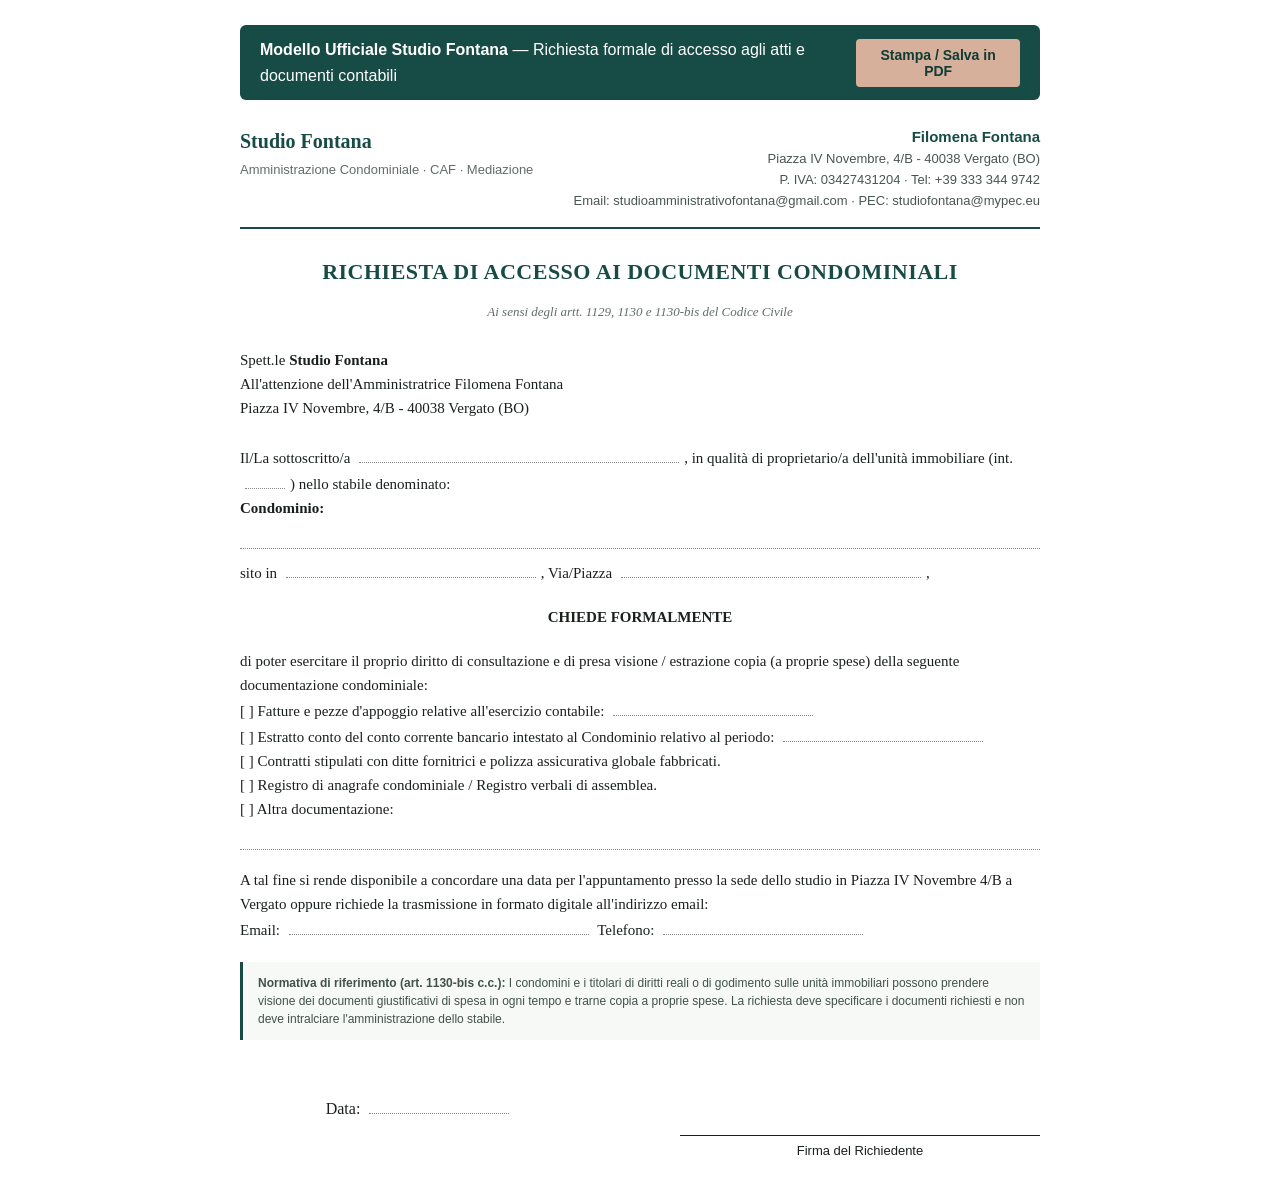
<file: assets/documenti/richiesta-accesso-documenti.html>
<!doctype html>
<html lang="it">
<head>
  <meta charset="UTF-8">
  <meta name="viewport" content="width=device-width, initial-scale=1.0">
  <title>Richiesta Accesso agli Atti Contabili | Studio Fontana</title>
  <style>
    @page { size: A4; margin: 20mm; }
    body { font-family: 'Georgia', 'Times New Roman', serif; color: #1a201c; line-height: 1.6; padding: 25px; max-width: 800px; margin: 0 auto; background: #fff; }
    .header { border-bottom: 2px solid #174b46; padding-bottom: 15px; margin-bottom: 25px; display: flex; justify-content: space-between; align-items: flex-start; }
    .header-info { text-align: right; font-size: 13px; color: #4a5550; font-family: Arial, sans-serif; }
    .header-info strong { color: #174b46; font-size: 15px; }
    h1 { color: #174b46; font-size: 22px; text-align: center; margin: 20px 0 10px; text-transform: uppercase; letter-spacing: 0.5px; }
    .subtitle { text-align: center; font-size: 13px; color: #626d66; margin-bottom: 25px; font-style: italic; }
    .field-line { border-bottom: 1px dotted #888; display: inline-block; min-width: 250px; height: 18px; margin: 0 5px; }
    .field-line.full { width: 100%; display: block; margin: 10px 0; }
    .form-section { margin-bottom: 18px; font-size: 15px; }
    .notice-box { background: #f7f9f6; border-left: 3px solid #174b46; padding: 12px 15px; font-size: 12px; color: #42524a; margin: 20px 0; font-family: Arial, sans-serif; line-height: 1.5; }
    .signatures { display: flex; justify-content: space-between; margin-top: 40px; padding-top: 15px; }
    .sig-block { text-align: center; width: 45%; }
    .sig-line { border-top: 1px solid #1a201c; margin-top: 40px; padding-top: 5px; font-size: 13px; font-family: Arial, sans-serif; }
    .print-bar { background: #174b46; color: #fff; padding: 12px 20px; margin-bottom: 25px; border-radius: 6px; display: flex; justify-content: space-between; align-items: center; font-family: Arial, sans-serif; }
    .print-btn { background: #d6b09a; color: #103b37; border: none; padding: 8px 18px; font-weight: bold; cursor: pointer; border-radius: 4px; font-size: 14px; }
    .print-btn:hover { background: #c59f89; }
    @media print {
      .print-bar { display: none !important; }
      body { padding: 0; }
    }
  </style>
</head>
<body>
  <div class="print-bar">
    <span><strong>Modello Ufficiale Studio Fontana</strong> — Richiesta formale di accesso agli atti e documenti contabili</span>
    <button class="print-btn" onclick="window.print()">Stampa / Salva in PDF</button>
  </div>

  <div class="header">
    <div>
      <h2 style="margin:0; color:#174b46; font-size:20px;">Studio Fontana</h2>
      <p style="margin:3px 0 0; font-size:13px; color:#626d66; font-family:Arial, sans-serif;">Amministrazione Condominiale · CAF · Mediazione</p>
    </div>
    <div class="header-info">
      <strong>Filomena Fontana</strong><br>
      Piazza IV Novembre, 4/B - 40038 Vergato (BO)<br>
      P. IVA: 03427431204 · Tel: +39 333 344 9742<br>
      Email: studioamministrativofontana@gmail.com · PEC: studiofontana@mypec.eu
    </div>
  </div>

  <h1>Richiesta di Accesso ai Documenti Condominiali</h1>
  <p class="subtitle">Ai sensi degli artt. 1129, 1130 e 1130-bis del Codice Civile</p>

  <div class="form-section">
    Spett.le <strong>Studio Fontana</strong><br>
    All'attenzione dell'Amministratrice Filomena Fontana<br>
    Piazza IV Novembre, 4/B - 40038 Vergato (BO)<br><br>

    Il/La sottoscritto/a <span class="field-line" style="min-width:320px;"></span>, in qualità di proprietario/a dell'unità immobiliare (int. <span class="field-line" style="min-width:40px;"></span>) nello stabile denominato:<br>
    <strong>Condominio:</strong> <span class="field-line full"></span>
    sito in <span class="field-line" style="min-width:250px;"></span>, Via/Piazza <span class="field-line" style="min-width:300px;"></span>,
  </div>

  <div class="form-section" style="text-align:center; font-weight:bold; margin:20px 0;">
    CHIEDE FORMALMENTE
  </div>

  <div class="form-section">
    di poter esercitare il proprio diritto di consultazione e di presa visione / estrazione copia (a proprie spese) della seguente documentazione condominiale:<br>
    [ ] Fatture e pezze d'appoggio relative all'esercizio contabile: <span class="field-line" style="min-width:200px;"></span><br>
    [ ] Estratto conto del conto corrente bancario intestato al Condominio relativo al periodo: <span class="field-line" style="min-width:200px;"></span><br>
    [ ] Contratti stipulati con ditte fornitrici e polizza assicurativa globale fabbricati.<br>
    [ ] Registro di anagrafe condominiale / Registro verbali di assemblea.<br>
    [ ] Altra documentazione: <span class="field-line full"></span>
  </div>

  <div class="form-section">
    A tal fine si rende disponibile a concordare una data per l'appuntamento presso la sede dello studio in Piazza IV Novembre 4/B a Vergato oppure richiede la trasmissione in formato digitale all'indirizzo email:<br>
    Email: <span class="field-line" style="min-width:300px;"></span> Telefono: <span class="field-line" style="min-width:200px;"></span>
  </div>

  <div class="notice-box">
    <strong>Normativa di riferimento (art. 1130-bis c.c.):</strong> I condomini e i titolari di diritti reali o di godimento sulle unità immobiliari possono prendere visione dei documenti giustificativi di spesa in ogni tempo e trarne copia a proprie spese. La richiesta deve specificare i documenti richiesti e non deve intralciare l'amministrazione dello stabile.
  </div>

  <div class="signatures">
    <div class="sig-block">
      Data: <span class="field-line" style="min-width:140px;"></span>
    </div>
    <div class="sig-block">
      <div class="sig-line">Firma del Richiedente</div>
    </div>
  </div>
</body>
</html>
</file>
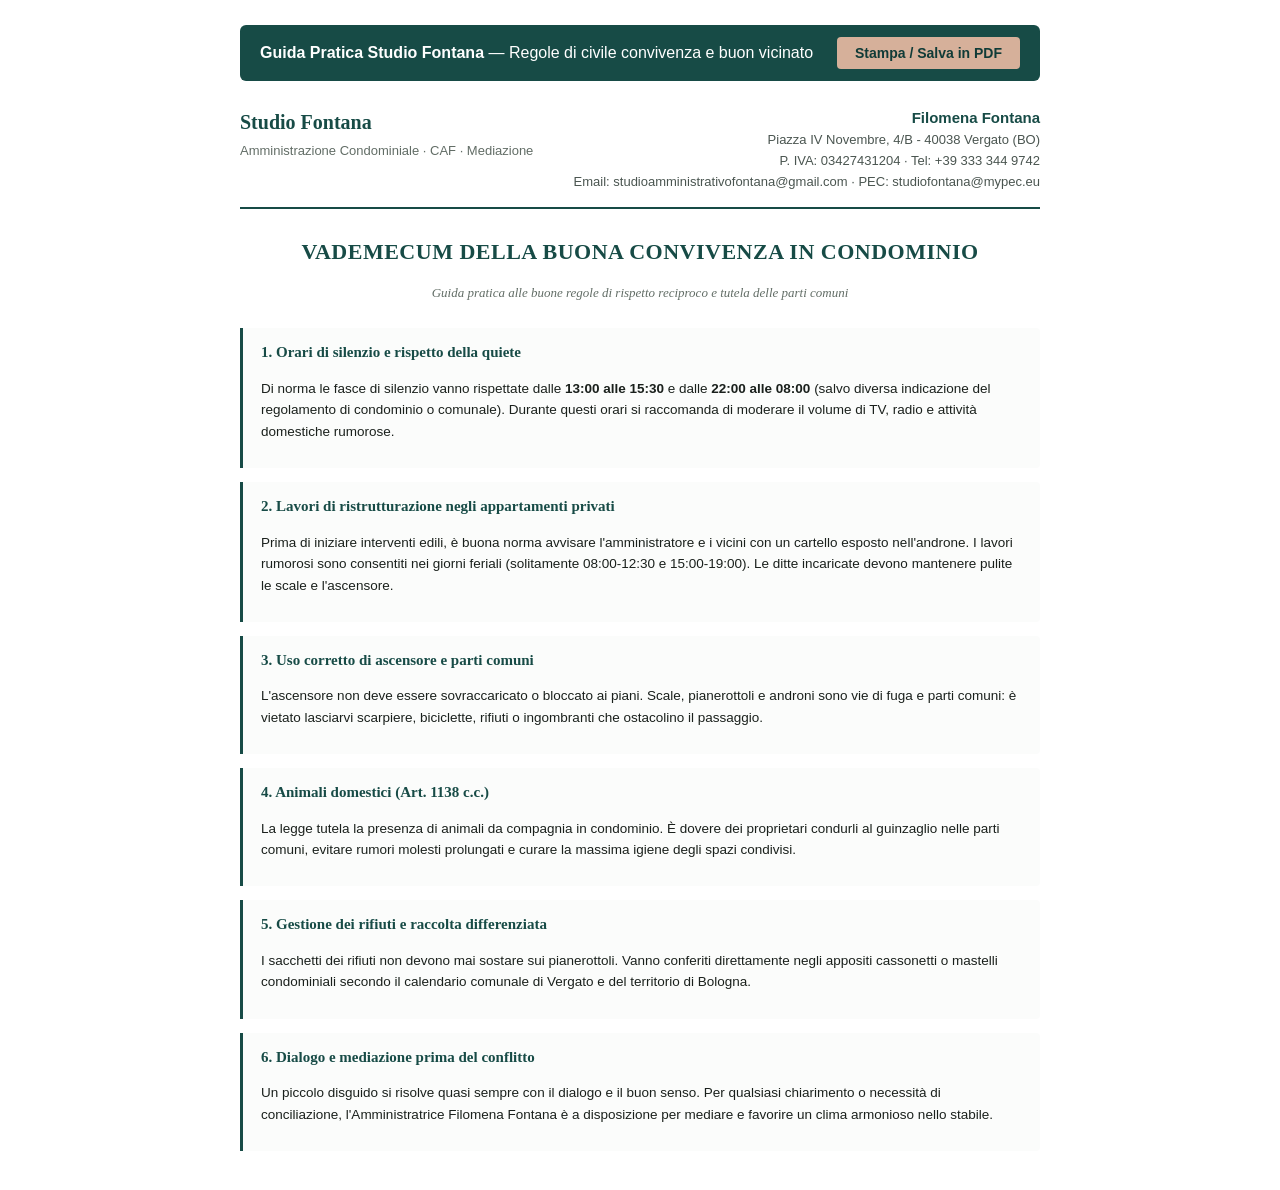
<file: assets/documenti/vademecum-buona-convivenza.html>
<!doctype html>
<html lang="it">
<head>
  <meta charset="UTF-8">
  <meta name="viewport" content="width=device-width, initial-scale=1.0">
  <title>Vademecum della Buona Convivenza in Condominio | Studio Fontana</title>
  <style>
    @page { size: A4; margin: 20mm; }
    body { font-family: 'Georgia', 'Times New Roman', serif; color: #1a201c; line-height: 1.6; padding: 25px; max-width: 800px; margin: 0 auto; background: #fff; }
    .header { border-bottom: 2px solid #174b46; padding-bottom: 15px; margin-bottom: 25px; display: flex; justify-content: space-between; align-items: flex-start; }
    .header-info { text-align: right; font-size: 13px; color: #4a5550; font-family: Arial, sans-serif; }
    .header-info strong { color: #174b46; font-size: 15px; }
    h1 { color: #174b46; font-size: 22px; text-align: center; margin: 20px 0 10px; text-transform: uppercase; letter-spacing: 0.5px; }
    .subtitle { text-align: center; font-size: 13px; color: #626d66; margin-bottom: 25px; font-style: italic; }
    .rule-card { border-left: 3px solid #174b46; background: #fbfcfb; padding: 12px 18px; margin-bottom: 14px; border-radius: 0 4px 4px 0; font-family: Arial, sans-serif; font-size: 13.5px; }
    .rule-card h3 { color: #174b46; margin: 0 0 6px; font-size: 15px; font-family: 'Georgia', serif; }
    .print-bar { background: #174b46; color: #fff; padding: 12px 20px; margin-bottom: 25px; border-radius: 6px; display: flex; justify-content: space-between; align-items: center; font-family: Arial, sans-serif; }
    .print-btn { background: #d6b09a; color: #103b37; border: none; padding: 8px 18px; font-weight: bold; cursor: pointer; border-radius: 4px; font-size: 14px; }
    .print-btn:hover { background: #c59f89; }
    @media print {
      .print-bar { display: none !important; }
      body { padding: 0; }
    }
  </style>
</head>
<body>
  <div class="print-bar">
    <span><strong>Guida Pratica Studio Fontana</strong> — Regole di civile convivenza e buon vicinato</span>
    <button class="print-btn" onclick="window.print()">Stampa / Salva in PDF</button>
  </div>

  <div class="header">
    <div>
      <h2 style="margin:0; color:#174b46; font-size:20px;">Studio Fontana</h2>
      <p style="margin:3px 0 0; font-size:13px; color:#626d66; font-family:Arial, sans-serif;">Amministrazione Condominiale · CAF · Mediazione</p>
    </div>
    <div class="header-info">
      <strong>Filomena Fontana</strong><br>
      Piazza IV Novembre, 4/B - 40038 Vergato (BO)<br>
      P. IVA: 03427431204 · Tel: +39 333 344 9742<br>
      Email: studioamministrativofontana@gmail.com · PEC: studiofontana@mypec.eu
    </div>
  </div>

  <h1>Vademecum della Buona Convivenza in Condominio</h1>
  <p class="subtitle">Guida pratica alle buone regole di rispetto reciproco e tutela delle parti comuni</p>

  <div class="rule-card">
    <h3>1. Orari di silenzio e rispetto della quiete</h3>
    <p>Di norma le fasce di silenzio vanno rispettate dalle <strong>13:00 alle 15:30</strong> e dalle <strong>22:00 alle 08:00</strong> (salvo diversa indicazione del regolamento di condominio o comunale). Durante questi orari si raccomanda di moderare il volume di TV, radio e attività domestiche rumorose.</p>
  </div>

  <div class="rule-card">
    <h3>2. Lavori di ristrutturazione negli appartamenti privati</h3>
    <p>Prima di iniziare interventi edili, è buona norma avvisare l'amministratore e i vicini con un cartello esposto nell'androne. I lavori rumorosi sono consentiti nei giorni feriali (solitamente 08:00-12:30 e 15:00-19:00). Le ditte incaricate devono mantenere pulite le scale e l'ascensore.</p>
  </div>

  <div class="rule-card">
    <h3>3. Uso corretto di ascensore e parti comuni</h3>
    <p>L'ascensore non deve essere sovraccaricato o bloccato ai piani. Scale, pianerottoli e androni sono vie di fuga e parti comuni: è vietato lasciarvi scarpiere, biciclette, rifiuti o ingombranti che ostacolino il passaggio.</p>
  </div>

  <div class="rule-card">
    <h3>4. Animali domestici (Art. 1138 c.c.)</h3>
    <p>La legge tutela la presenza di animali da compagnia in condominio. È dovere dei proprietari condurli al guinzaglio nelle parti comuni, evitare rumori molesti prolungati e curare la massima igiene degli spazi condivisi.</p>
  </div>

  <div class="rule-card">
    <h3>5. Gestione dei rifiuti e raccolta differenziata</h3>
    <p>I sacchetti dei rifiuti non devono mai sostare sui pianerottoli. Vanno conferiti direttamente negli appositi cassonetti o mastelli condominiali secondo il calendario comunale di Vergato e del territorio di Bologna.</p>
  </div>

  <div class="rule-card">
    <h3>6. Dialogo e mediazione prima del conflitto</h3>
    <p>Un piccolo disguido si risolve quasi sempre con il dialogo e il buon senso. Per qualsiasi chiarimento o necessità di conciliazione, l'Amministratrice Filomena Fontana è a disposizione per mediare e favorire un clima armonioso nello stabile.</p>
  </div>
</body>
</html>
</file>
<file: assets/style.css>
@layer properties{@supports (((-webkit-hyphens:none)) and (not (margin-trim:inline))) or ((-moz-orient:inline) and (not (color:rgb(from red r g b)))){*,:before,:after,::backdrop{--tw-translate-x:0;--tw-translate-y:0;--tw-translate-z:0;--tw-rotate-x:initial;--tw-rotate-y:initial;--tw-rotate-z:initial;--tw-skew-x:initial;--tw-skew-y:initial;--tw-space-y-reverse:0;--tw-space-x-reverse:0;--tw-border-style:solid;--tw-gradient-position:initial;--tw-gradient-from:#0000;--tw-gradient-via:#0000;--tw-gradient-to:#0000;--tw-gradient-stops:initial;--tw-gradient-via-stops:initial;--tw-gradient-from-position:0%;--tw-gradient-via-position:50%;--tw-gradient-to-position:100%;--tw-leading:initial;--tw-font-weight:initial;--tw-tracking:initial;--tw-ordinal:initial;--tw-slashed-zero:initial;--tw-numeric-figure:initial;--tw-numeric-spacing:initial;--tw-numeric-fraction:initial;--tw-shadow:0 0 #0000;--tw-shadow-color:initial;--tw-shadow-alpha:100%;--tw-inset-shadow:0 0 #0000;--tw-inset-shadow-color:initial;--tw-inset-shadow-alpha:100%;--tw-ring-color:initial;--tw-ring-shadow:0 0 #0000;--tw-inset-ring-color:initial;--tw-inset-ring-shadow:0 0 #0000;--tw-ring-inset:initial;--tw-ring-offset-width:0px;--tw-ring-offset-color:#fff;--tw-ring-offset-shadow:0 0 #0000;--tw-outline-style:solid;--tw-backdrop-blur:initial;--tw-backdrop-brightness:initial;--tw-backdrop-contrast:initial;--tw-backdrop-grayscale:initial;--tw-backdrop-hue-rotate:initial;--tw-backdrop-invert:initial;--tw-backdrop-opacity:initial;--tw-backdrop-saturate:initial;--tw-backdrop-sepia:initial;--tw-duration:initial;--tw-ease:initial;--tw-content:"";--tw-animation-delay:0s;--tw-animation-direction:normal;--tw-animation-duration:initial;--tw-animation-fill-mode:none;--tw-animation-iteration-count:1;--tw-enter-blur:0;--tw-enter-opacity:1;--tw-enter-rotate:0;--tw-enter-scale:1;--tw-enter-translate-x:0;--tw-enter-translate-y:0;--tw-exit-blur:0;--tw-exit-opacity:1;--tw-exit-rotate:0;--tw-exit-scale:1;--tw-exit-translate-x:0;--tw-exit-translate-y:0}}}@layer theme{:root,:host{--font-sans:ui-sans-serif,system-ui,sans-serif,"Apple Color Emoji","Segoe UI Emoji","Segoe UI Symbol","Noto Color Emoji";--font-mono:ui-monospace,SFMono-Regular,Menlo,Monaco,Consolas,"Liberation Mono","Courier New",monospace;--color-red-100:oklch(93.6% .032 17.717);--color-red-500:oklch(63.7% .237 25.331);--color-blue-600:oklch(54.6% .245 262.881);--color-blue-700:oklch(48.8% .243 264.376);--color-slate-50:oklch(98.4% .003 247.858);--color-slate-100:oklch(96.8% .007 247.896);--color-slate-600:oklch(44.6% .043 257.281);--color-slate-700:oklch(37.2% .044 257.287);--color-slate-900:oklch(20.8% .042 265.755);--color-black:#000;--color-white:#fff;--spacing:.25rem;--container-xs:20rem;--container-sm:24rem;--container-md:28rem;--container-lg:32rem;--container-2xl:42rem;--container-6xl:72rem;--text-xs:.75rem;--text-xs--line-height:calc(1/.75);--text-sm:.875rem;--text-sm--line-height:calc(1.25/.875);--text-base:1rem;--text-base--line-height: 1.5 ;--text-lg:1.125rem;--text-lg--line-height:calc(1.75/1.125);--text-xl:1.25rem;--text-xl--line-height:calc(1.75/1.25);--text-2xl:1.5rem;--text-2xl--line-height:calc(2/1.5);--text-3xl:1.875rem;--text-3xl--line-height: 1.2 ;--text-4xl:2.25rem;--text-4xl--line-height:calc(2.5/2.25);--font-weight-normal:400;--font-weight-medium:500;--font-weight-semibold:600;--font-weight-bold:700;--tracking-tight:-.025em;--tracking-widest:.1em;--leading-snug:1.375;--leading-normal:1.5;--leading-relaxed:1.625;--radius-xs:.125rem;--radius-sm:.25rem;--radius-md:.375rem;--radius-lg:.5rem;--radius-xl:.75rem;--ease-in-out:cubic-bezier(.4,0,.2,1);--animate-spin:spin 1s linear infinite;--animate-pulse:pulse 2s cubic-bezier(.4,0,.6,1)infinite;--blur-sm:8px;--blur-2xl:40px;--aspect-video:16/9;--default-transition-duration:.15s;--default-transition-timing-function:cubic-bezier(.4,0,.2,1);--default-font-family:var(--font-sans);--default-mono-font-family:var(--font-mono)}}@layer base{*,:after,:before,::backdrop{box-sizing:border-box;border:0 solid;margin:0;padding:0}::file-selector-button{box-sizing:border-box;border:0 solid;margin:0;padding:0}html,:host{-webkit-text-size-adjust:100%;tab-size:4;line-height:1.5;font-family:var(--default-font-family,ui-sans-serif,system-ui,sans-serif,"Apple Color Emoji","Segoe UI Emoji","Segoe UI Symbol","Noto Color Emoji");font-feature-settings:var(--default-font-feature-settings,normal);font-variation-settings:var(--default-font-variation-settings,normal);-webkit-tap-highlight-color:transparent}hr{height:0;color:inherit;border-top-width:1px}abbr:where([title]){-webkit-text-decoration:underline dotted;text-decoration:underline dotted}h1,h2,h3,h4,h5,h6{font-size:inherit;font-weight:inherit}a{color:inherit;-webkit-text-decoration:inherit;text-decoration:inherit}b,strong{font-weight:bolder}code,kbd,samp,pre{font-family:var(--default-mono-font-family,ui-monospace,SFMono-Regular,Menlo,Monaco,Consolas,"Liberation Mono","Courier New",monospace);font-feature-settings:var(--default-mono-font-feature-settings,normal);font-variation-settings:var(--default-mono-font-variation-settings,normal);font-size:1em}small{font-size:80%}sub,sup{vertical-align:baseline;font-size:75%;line-height:0;position:relative}sub{bottom:-.25em}sup{top:-.5em}table{text-indent:0;border-color:inherit;border-collapse:collapse}:-moz-focusring{outline:auto}progress{vertical-align:baseline}summary{display:list-item}ol,ul,menu{list-style:none}img,svg,video,canvas,audio,iframe,embed,object{vertical-align:middle;display:block}img,video{max-width:100%;height:auto}button,input,select,optgroup,textarea{font:inherit;font-feature-settings:inherit;font-variation-settings:inherit;letter-spacing:inherit;color:inherit;opacity:1;background-color:#0000;border-radius:0}::file-selector-button{font:inherit;font-feature-settings:inherit;font-variation-settings:inherit;letter-spacing:inherit;color:inherit;opacity:1;background-color:#0000;border-radius:0}:where(select:is([multiple],[size])) optgroup{font-weight:bolder}:where(select:is([multiple],[size])) optgroup option{padding-inline-start:20px}::file-selector-button{margin-inline-end:4px}::placeholder{opacity:1}@supports (not ((-webkit-appearance:-apple-pay-button))) or (contain-intrinsic-size:1px){::placeholder{color:currentColor}@supports (color:color-mix(in lab,red,red)){::placeholder{color:color-mix(in oklab,currentcolor 50%,transparent)}}}textarea{resize:vertical}::-webkit-search-decoration{-webkit-appearance:none}::-webkit-date-and-time-value{min-height:1lh;text-align:inherit}::-webkit-datetime-edit{display:inline-flex}::-webkit-datetime-edit-fields-wrapper{padding:0}::-webkit-datetime-edit{padding-block:0}::-webkit-datetime-edit-year-field{padding-block:0}::-webkit-datetime-edit-month-field{padding-block:0}::-webkit-datetime-edit-day-field{padding-block:0}::-webkit-datetime-edit-hour-field{padding-block:0}::-webkit-datetime-edit-minute-field{padding-block:0}::-webkit-datetime-edit-second-field{padding-block:0}::-webkit-datetime-edit-millisecond-field{padding-block:0}::-webkit-datetime-edit-meridiem-field{padding-block:0}::-webkit-calendar-picker-indicator{line-height:1}:-moz-ui-invalid{box-shadow:none}button,input:where([type=button],[type=reset],[type=submit]){appearance:button}::file-selector-button{appearance:button}::-webkit-inner-spin-button{height:auto}::-webkit-outer-spin-button{height:auto}[hidden]:where(:not([hidden=until-found])){display:none!important}}@layer components;@layer utilities{.\@container\/card-header{container:card-header/inline-size}.\@container\/field-group{container:field-group/inline-size}.pointer-events-none{pointer-events:none}.invisible{visibility:hidden}.sr-only{clip-path:inset(50%);white-space:nowrap;border-width:0;width:1px;height:1px;margin:-1px;padding:0;position:absolute;overflow:hidden}.absolute{position:absolute}.fixed{position:fixed}.relative{position:relative}.static{position:static}.sticky{position:sticky}.inset-0{inset:calc(var(--spacing)*0)}.inset-x-0{inset-inline:calc(var(--spacing)*0)}.inset-y-0{inset-block:calc(var(--spacing)*0)}.-top-12{top:calc(var(--spacing)*-12)}.top-0{top:calc(var(--spacing)*0)}.top-1\.5{top:calc(var(--spacing)*1.5)}.top-1\/2{top:50%}.top-3\.5{top:calc(var(--spacing)*3.5)}.top-4{top:calc(var(--spacing)*4)}.top-\[1px\]{top:1px}.top-\[50\%\]{top:50%}.top-\[60\%\]{top:60%}.top-full{top:100%}.-right-12{right:calc(var(--spacing)*-12)}.right-0{right:calc(var(--spacing)*0)}.right-1{right:calc(var(--spacing)*1)}.right-2{right:calc(var(--spacing)*2)}.right-3{right:calc(var(--spacing)*3)}.right-4{right:calc(var(--spacing)*4)}.-bottom-12{bottom:calc(var(--spacing)*-12)}.bottom-0{bottom:calc(var(--spacing)*0)}.bottom-4{bottom:calc(var(--spacing)*4)}.-left-12{left:calc(var(--spacing)*-12)}.left-0{left:calc(var(--spacing)*0)}.left-1\/2{left:50%}.left-2{left:calc(var(--spacing)*2)}.left-4{left:calc(var(--spacing)*4)}.left-\[50\%\]{left:50%}.isolate{isolation:isolate}.z-10{z-index:10}.z-20{z-index:20}.z-40{z-index:40}.z-50{z-index:50}.z-\[1\]{z-index:1}.order-first{order:-9999}.order-last{order:9999}.col-start-2{grid-column-start:2}.row-span-2{grid-row:span 2/span 2}.row-start-1{grid-row-start:1}.container{width:100%}@media(min-width:40rem){.container{max-width:40rem}}@media(min-width:48rem){.container{max-width:48rem}}@media(min-width:64rem){.container{max-width:64rem}}@media(min-width:80rem){.container{max-width:80rem}}@media(min-width:96rem){.container{max-width:96rem}}.\!m-0{margin:calc(var(--spacing)*0)!important}.-mx-1{margin-inline:calc(var(--spacing)*-1)}.mx-2{margin-inline:calc(var(--spacing)*2)}.mx-3\.5{margin-inline:calc(var(--spacing)*3.5)}.mx-4{margin-inline:calc(var(--spacing)*4)}.mx-auto{margin-inline:auto}.-my-2{margin-block:calc(var(--spacing)*-2)}.my-0{margin-block:calc(var(--spacing)*0)}.my-0\.5{margin-block:calc(var(--spacing)*.5)}.my-1{margin-block:calc(var(--spacing)*1)}.-mt-4{margin-top:calc(var(--spacing)*-4)}.mt-1{margin-top:calc(var(--spacing)*1)}.mt-1\.5{margin-top:calc(var(--spacing)*1.5)}.mt-2{margin-top:calc(var(--spacing)*2)}.mt-4{margin-top:calc(var(--spacing)*4)}.mt-12{margin-top:calc(var(--spacing)*12)}.mt-auto{margin-top:auto}.mr-2{margin-right:calc(var(--spacing)*2)}.mb-1{margin-bottom:calc(var(--spacing)*1)}.mb-2{margin-bottom:calc(var(--spacing)*2)}.mb-3{margin-bottom:calc(var(--spacing)*3)}.mb-4{margin-bottom:calc(var(--spacing)*4)}.mb-6{margin-bottom:calc(var(--spacing)*6)}.mb-8{margin-bottom:calc(var(--spacing)*8)}.-ml-4{margin-left:calc(var(--spacing)*-4)}.ml-1{margin-left:calc(var(--spacing)*1)}.ml-2{margin-left:calc(var(--spacing)*2)}.ml-4{margin-left:calc(var(--spacing)*4)}.ml-auto{margin-left:auto}.line-clamp-1{-webkit-line-clamp:1;-webkit-box-orient:vertical;display:-webkit-box;overflow:hidden}.line-clamp-2{-webkit-line-clamp:2;-webkit-box-orient:vertical;display:-webkit-box;overflow:hidden}.block{display:block}.flex{display:flex}.grid{display:grid}.hidden{display:none}.inline-flex{display:inline-flex}.table{display:table}.table-caption{display:table-caption}.table-cell{display:table-cell}.table-row{display:table-row}.field-sizing-content{field-sizing:content}.aspect-square{aspect-ratio:1}.aspect-video{aspect-ratio:var(--aspect-video)}.size-\(--cell-size\){width:var(--cell-size);height:var(--cell-size)}.size-2{width:calc(var(--spacing)*2);height:calc(var(--spacing)*2)}.size-2\.5{width:calc(var(--spacing)*2.5);height:calc(var(--spacing)*2.5)}.size-3{width:calc(var(--spacing)*3);height:calc(var(--spacing)*3)}.size-3\.5{width:calc(var(--spacing)*3.5);height:calc(var(--spacing)*3.5)}.size-4{width:calc(var(--spacing)*4);height:calc(var(--spacing)*4)}.size-6{width:calc(var(--spacing)*6);height:calc(var(--spacing)*6)}.size-7{width:calc(var(--spacing)*7);height:calc(var(--spacing)*7)}.size-8{width:calc(var(--spacing)*8);height:calc(var(--spacing)*8)}.size-9{width:calc(var(--spacing)*9);height:calc(var(--spacing)*9)}.size-10{width:calc(var(--spacing)*10);height:calc(var(--spacing)*10)}.size-12{width:calc(var(--spacing)*12);height:calc(var(--spacing)*12)}.size-auto{width:auto;height:auto}.size-full{width:100%;height:100%}.h-\(--cell-size\){height:var(--cell-size)}.h-1\.5{height:calc(var(--spacing)*1.5)}.h-2{height:calc(var(--spacing)*2)}.h-2\.5{height:calc(var(--spacing)*2.5)}.h-3{height:calc(var(--spacing)*3)}.h-4{height:calc(var(--spacing)*4)}.h-5{height:calc(var(--spacing)*5)}.h-6{height:calc(var(--spacing)*6)}.h-7{height:calc(var(--spacing)*7)}.h-8{height:calc(var(--spacing)*8)}.h-9{height:calc(var(--spacing)*9)}.h-10{height:calc(var(--spacing)*10)}.h-12{height:calc(var(--spacing)*12)}.h-14{height:calc(var(--spacing)*14)}.h-16{height:calc(var(--spacing)*16)}.h-32{height:calc(var(--spacing)*32)}.h-64{height:calc(var(--spacing)*64)}.h-\[1\.15rem\]{height:1.15rem}.h-\[38px\]{height:38px}.h-\[200px\]{height:200px}.h-\[500px\]{height:500px}.h-\[calc\(100\%-1px\)\]{height:calc(100% - 1px)}.h-\[var\(--radix-navigation-menu-viewport-height\)\]{height:var(--radix-navigation-menu-viewport-height)}.h-\[var\(--radix-select-trigger-height\)\]{height:var(--radix-select-trigger-height)}.h-auto{height:auto}.h-full{height:100%}.h-px{height:1px}.h-svh{height:100svh}.max-h-\(--radix-context-menu-content-available-height\){max-height:var(--radix-context-menu-content-available-height)}.max-h-\(--radix-dropdown-menu-content-available-height\){max-height:var(--radix-dropdown-menu-content-available-height)}.max-h-\(--radix-select-content-available-height\){max-height:var(--radix-select-content-available-height)}.max-h-32{max-height:calc(var(--spacing)*32)}.max-h-\[300px\]{max-height:300px}.min-h-0{min-height:calc(var(--spacing)*0)}.min-h-4{min-height:calc(var(--spacing)*4)}.min-h-9{min-height:calc(var(--spacing)*9)}.min-h-16{min-height:calc(var(--spacing)*16)}.min-h-\[200px\]{min-height:200px}.min-h-screen{min-height:100vh}.min-h-svh{min-height:100svh}.w-\(--cell-size\){width:var(--cell-size)}.w-\(--sidebar-width\){width:var(--sidebar-width)}.w-0{width:calc(var(--spacing)*0)}.w-1{width:calc(var(--spacing)*1)}.w-1\/2{width:50%}.w-2{width:calc(var(--spacing)*2)}.w-2\.5{width:calc(var(--spacing)*2.5)}.w-3{width:calc(var(--spacing)*3)}.w-3\/4{width:75%}.w-4{width:calc(var(--spacing)*4)}.w-5{width:calc(var(--spacing)*5)}.w-8{width:calc(var(--spacing)*8)}.w-9{width:calc(var(--spacing)*9)}.w-10{width:calc(var(--spacing)*10)}.w-16{width:calc(var(--spacing)*16)}.w-20{width:calc(var(--spacing)*20)}.w-24{width:calc(var(--spacing)*24)}.w-32{width:calc(var(--spacing)*32)}.w-48{width:calc(var(--spacing)*48)}.w-64{width:calc(var(--spacing)*64)}.w-72{width:calc(var(--spacing)*72)}.w-\[38px\]{width:38px}.w-\[100px\]{width:100px}.w-\[280px\]{width:280px}.w-\[400px\]{width:400px}.w-auto{width:auto}.w-fit{width:fit-content}.w-full{width:100%}.w-max{width:max-content}.w-px{width:1px}.max-w-\(--skeleton-width\){max-width:var(--skeleton-width)}.max-w-2xl{max-width:var(--container-2xl)}.max-w-6xl{max-width:var(--container-6xl)}.max-w-\[80\%\]{max-width:80%}.max-w-\[calc\(100\%-2rem\)\]{max-width:calc(100% - 2rem)}.max-w-lg{max-width:var(--container-lg)}.max-w-max{max-width:max-content}.max-w-md{max-width:var(--container-md)}.max-w-none{max-width:none}.max-w-sm{max-width:var(--container-sm)}.max-w-xs{max-width:var(--container-xs)}.min-w-\(--cell-size\){min-width:var(--cell-size)}.min-w-0{min-width:calc(var(--spacing)*0)}.min-w-5{min-width:calc(var(--spacing)*5)}.min-w-8{min-width:calc(var(--spacing)*8)}.min-w-9{min-width:calc(var(--spacing)*9)}.min-w-10{min-width:calc(var(--spacing)*10)}.min-w-\[8rem\]{min-width:8rem}.min-w-\[12rem\]{min-width:12rem}.min-w-\[var\(--radix-select-trigger-width\)\]{min-width:var(--radix-select-trigger-width)}.flex-1{flex:1}.flex-shrink-0,.shrink-0{flex-shrink:0}.grow{flex-grow:1}.grow-0{flex-grow:0}.basis-full{flex-basis:100%}.caption-bottom{caption-side:bottom}.border-collapse{border-collapse:collapse}.origin-\(--radix-context-menu-content-transform-origin\){transform-origin:var(--radix-context-menu-content-transform-origin)}.origin-\(--radix-dropdown-menu-content-transform-origin\){transform-origin:var(--radix-dropdown-menu-content-transform-origin)}.origin-\(--radix-hover-card-content-transform-origin\){transform-origin:var(--radix-hover-card-content-transform-origin)}.origin-\(--radix-menubar-content-transform-origin\){transform-origin:var(--radix-menubar-content-transform-origin)}.origin-\(--radix-popover-content-transform-origin\){transform-origin:var(--radix-popover-content-transform-origin)}.origin-\(--radix-select-content-transform-origin\){transform-origin:var(--radix-select-content-transform-origin)}.origin-\(--radix-tooltip-content-transform-origin\){transform-origin:var(--radix-tooltip-content-transform-origin)}.-translate-x-1\/2{--tw-translate-x: -50% ;translate:var(--tw-translate-x)var(--tw-translate-y)}.-translate-x-px{--tw-translate-x:-1px;translate:var(--tw-translate-x)var(--tw-translate-y)}.translate-x-\[-50\%\]{--tw-translate-x:-50%;translate:var(--tw-translate-x)var(--tw-translate-y)}.translate-x-px{--tw-translate-x:1px;translate:var(--tw-translate-x)var(--tw-translate-y)}.-translate-y-1\/2{--tw-translate-y: -50% ;translate:var(--tw-translate-x)var(--tw-translate-y)}.translate-y-0\.5{--tw-translate-y:calc(var(--spacing)*.5);translate:var(--tw-translate-x)var(--tw-translate-y)}.translate-y-\[-50\%\]{--tw-translate-y:-50%;translate:var(--tw-translate-x)var(--tw-translate-y)}.translate-y-\[calc\(-50\%_-_2px\)\]{--tw-translate-y: calc(-50% - 2px) ;translate:var(--tw-translate-x)var(--tw-translate-y)}.rotate-45{rotate:45deg}.rotate-90{rotate:90deg}.transform{transform:var(--tw-rotate-x,)var(--tw-rotate-y,)var(--tw-rotate-z,)var(--tw-skew-x,)var(--tw-skew-y,)}.animate-caret-blink{animation:1.25s ease-out infinite caret-blink}.animate-in{animation:enter var(--tw-animation-duration,var(--tw-duration,.15s))var(--tw-ease,ease)var(--tw-animation-delay,0s)var(--tw-animation-iteration-count,1)var(--tw-animation-direction,normal)var(--tw-animation-fill-mode,none)}.animate-pulse{animation:var(--animate-pulse)}.animate-spin{animation:var(--animate-spin)}.cursor-col-resize{cursor:col-resize}.cursor-default{cursor:default}.cursor-pointer{cursor:pointer}.cursor-text{cursor:text}.touch-none{touch-action:none}.resize-none{resize:none}.scroll-my-1{scroll-margin-block:calc(var(--spacing)*1)}.scroll-py-1{scroll-padding-block:calc(var(--spacing)*1)}.list-disc{list-style-type:disc}.list-none{list-style-type:none}.auto-rows-min{grid-auto-rows:min-content}.grid-cols-1{grid-template-columns:repeat(1,minmax(0,1fr))}.grid-cols-2{grid-template-columns:repeat(2,minmax(0,1fr))}.grid-cols-3{grid-template-columns:repeat(3,minmax(0,1fr))}.grid-cols-\[0_1fr\]{grid-template-columns:0 1fr}.grid-rows-\[auto_auto\]{grid-template-rows:auto auto}.flex-col{flex-direction:column}.flex-col-reverse{flex-direction:column-reverse}.flex-row{flex-direction:row}.flex-wrap{flex-wrap:wrap}.items-center{align-items:center}.items-end{align-items:flex-end}.items-start{align-items:flex-start}.items-stretch{align-items:stretch}.justify-between{justify-content:space-between}.justify-center{justify-content:center}.justify-end{justify-content:flex-end}.justify-start{justify-content:flex-start}.justify-items-start{justify-items:start}.gap-0{gap:calc(var(--spacing)*0)}.gap-0\.5{gap:calc(var(--spacing)*.5)}.gap-1{gap:calc(var(--spacing)*1)}.gap-1\.5{gap:calc(var(--spacing)*1.5)}.gap-2{gap:calc(var(--spacing)*2)}.gap-2\.5{gap:calc(var(--spacing)*2.5)}.gap-3{gap:calc(var(--spacing)*3)}.gap-4{gap:calc(var(--spacing)*4)}.gap-6{gap:calc(var(--spacing)*6)}.gap-7{gap:calc(var(--spacing)*7)}.gap-8{gap:calc(var(--spacing)*8)}:where(.space-y-1>:not(:last-child)){--tw-space-y-reverse:0;margin-block-start:calc(calc(var(--spacing)*1)*var(--tw-space-y-reverse));margin-block-end:calc(calc(var(--spacing)*1)*calc(1 - var(--tw-space-y-reverse)))}:where(.space-y-2>:not(:last-child)){--tw-space-y-reverse:0;margin-block-start:calc(calc(var(--spacing)*2)*var(--tw-space-y-reverse));margin-block-end:calc(calc(var(--spacing)*2)*calc(1 - var(--tw-space-y-reverse)))}:where(.space-y-3>:not(:last-child)){--tw-space-y-reverse:0;margin-block-start:calc(calc(var(--spacing)*3)*var(--tw-space-y-reverse));margin-block-end:calc(calc(var(--spacing)*3)*calc(1 - var(--tw-space-y-reverse)))}:where(.space-y-4>:not(:last-child)){--tw-space-y-reverse:0;margin-block-start:calc(calc(var(--spacing)*4)*var(--tw-space-y-reverse));margin-block-end:calc(calc(var(--spacing)*4)*calc(1 - var(--tw-space-y-reverse)))}:where(.space-y-6>:not(:last-child)){--tw-space-y-reverse:0;margin-block-start:calc(calc(var(--spacing)*6)*var(--tw-space-y-reverse));margin-block-end:calc(calc(var(--spacing)*6)*calc(1 - var(--tw-space-y-reverse)))}:where(.space-y-12>:not(:last-child)){--tw-space-y-reverse:0;margin-block-start:calc(calc(var(--spacing)*12)*var(--tw-space-y-reverse));margin-block-end:calc(calc(var(--spacing)*12)*calc(1 - var(--tw-space-y-reverse)))}:where(.space-x-2>:not(:last-child)){--tw-space-x-reverse:0;margin-inline-start:calc(calc(var(--spacing)*2)*var(--tw-space-x-reverse));margin-inline-end:calc(calc(var(--spacing)*2)*calc(1 - var(--tw-space-x-reverse)))}.gap-y-0\.5{row-gap:calc(var(--spacing)*.5)}.self-start{align-self:flex-start}.self-stretch{align-self:stretch}.justify-self-end{justify-self:flex-end}.truncate{text-overflow:ellipsis;white-space:nowrap;overflow:hidden}.overflow-auto{overflow:auto}.overflow-hidden{overflow:hidden}.overflow-x-auto{overflow-x:auto}.overflow-x-hidden{overflow-x:hidden}.overflow-y-auto{overflow-y:auto}.rounded{border-radius:.25rem}.rounded-\[2px\]{border-radius:2px}.rounded-\[4px\]{border-radius:4px}.rounded-\[10px\]{border-radius:10px}.rounded-\[20px\]{border-radius:20px}.rounded-\[calc\(var\(--radius\)-5px\)\]{border-radius:calc(var(--radius) - 5px)}.rounded-\[inherit\]{border-radius:inherit}.rounded-full{border-radius:3.40282e38px}.rounded-lg{border-radius:var(--radius-lg)}.rounded-md{border-radius:var(--radius-md)}.rounded-none{border-radius:0}.rounded-sm{border-radius:var(--radius-sm)}.rounded-xl{border-radius:var(--radius-xl)}.rounded-xs{border-radius:var(--radius-xs)}.rounded-l-md{border-top-left-radius:var(--radius-md);border-bottom-left-radius:var(--radius-md)}.rounded-tl-sm{border-top-left-radius:var(--radius-sm)}.rounded-r-md{border-top-right-radius:var(--radius-md);border-bottom-right-radius:var(--radius-md)}.border{border-style:var(--tw-border-style);border-width:1px}.border-0{border-style:var(--tw-border-style);border-width:0}.border-\[1\.5px\]{border-style:var(--tw-border-style);border-width:1.5px}.border-y{border-block-style:var(--tw-border-style);border-block-width:1px}.border-t{border-top-style:var(--tw-border-style);border-top-width:1px}.border-r{border-right-style:var(--tw-border-style);border-right-width:1px}.border-r-0{border-right-style:var(--tw-border-style);border-right-width:0}.border-b{border-bottom-style:var(--tw-border-style);border-bottom-width:1px}.border-l{border-left-style:var(--tw-border-style);border-left-width:1px}.border-dashed{--tw-border-style:dashed;border-style:dashed}.border-\(--color-border\){border-color:var(--color-border)}.border-\[rgba\(0\,0\,0\,0\.08\)\]{border-color:#00000014}.border-transparent{border-color:#0000}.border-t-transparent{border-top-color:#0000}.border-l-transparent{border-left-color:#0000}.bg-\(--color-bg\){background-color:var(--color-bg)}.bg-\[\#1a1a19\]{background-color:#1a1a19}.bg-\[\#f8f8f7\]{background-color:#f8f8f7}.bg-black\/50{background-color:#00000080}@supports (color:color-mix(in lab,red,red)){.bg-black\/50{background-color:color-mix(in oklab,var(--color-black)50%,transparent)}}.bg-blue-600{background-color:var(--color-blue-600)}.bg-red-100{background-color:var(--color-red-100)}.bg-transparent{background-color:#0000}.bg-white{background-color:var(--color-white)}.bg-white\/80{background-color:#fffc}@supports (color:color-mix(in lab,red,red)){.bg-white\/80{background-color:color-mix(in oklab,var(--color-white)80%,transparent)}}.bg-gradient-to-br{--tw-gradient-position:to bottom right in oklab;background-image:linear-gradient(var(--tw-gradient-stops))}.from-slate-50{--tw-gradient-from:var(--color-slate-50);--tw-gradient-stops:var(--tw-gradient-via-stops,var(--tw-gradient-position),var(--tw-gradient-from)var(--tw-gradient-from-position),var(--tw-gradient-to)var(--tw-gradient-to-position))}.to-slate-100{--tw-gradient-to:var(--color-slate-100);--tw-gradient-stops:var(--tw-gradient-via-stops,var(--tw-gradient-position),var(--tw-gradient-from)var(--tw-gradient-from-position),var(--tw-gradient-to)var(--tw-gradient-to-position))}.fill-current{fill:currentColor}.p-0{padding:calc(var(--spacing)*0)}.p-1{padding:calc(var(--spacing)*1)}.p-2{padding:calc(var(--spacing)*2)}.p-3{padding:calc(var(--spacing)*3)}.p-4{padding:calc(var(--spacing)*4)}.p-5{padding:calc(var(--spacing)*5)}.p-6{padding:calc(var(--spacing)*6)}.p-8{padding:calc(var(--spacing)*8)}.p-\[3px\]{padding:3px}.p-px{padding:1px}.px-\(--cell-size\){padding-inline:var(--cell-size)}.px-1{padding-inline:calc(var(--spacing)*1)}.px-1\.5{padding-inline:calc(var(--spacing)*1.5)}.px-2{padding-inline:calc(var(--spacing)*2)}.px-2\.5{padding-inline:calc(var(--spacing)*2.5)}.px-3{padding-inline:calc(var(--spacing)*3)}.px-4{padding-inline:calc(var(--spacing)*4)}.px-5{padding-inline:calc(var(--spacing)*5)}.px-6{padding-inline:calc(var(--spacing)*6)}.py-0\.5{padding-block:calc(var(--spacing)*.5)}.py-1{padding-block:calc(var(--spacing)*1)}.py-1\.5{padding-block:calc(var(--spacing)*1.5)}.py-2{padding-block:calc(var(--spacing)*2)}.py-2\.5{padding-block:calc(var(--spacing)*2.5)}.py-3{padding-block:calc(var(--spacing)*3)}.py-4{padding-block:calc(var(--spacing)*4)}.py-5{padding-block:calc(var(--spacing)*5)}.py-6{padding-block:calc(var(--spacing)*6)}.pt-0{padding-top:calc(var(--spacing)*0)}.pt-3{padding-top:calc(var(--spacing)*3)}.pt-4{padding-top:calc(var(--spacing)*4)}.pt-6{padding-top:calc(var(--spacing)*6)}.pt-8{padding-top:calc(var(--spacing)*8)}.pt-12{padding-top:calc(var(--spacing)*12)}.pr-1{padding-right:calc(var(--spacing)*1)}.pr-2{padding-right:calc(var(--spacing)*2)}.pr-2\.5{padding-right:calc(var(--spacing)*2.5)}.pr-3{padding-right:calc(var(--spacing)*3)}.pr-8{padding-right:calc(var(--spacing)*8)}.pb-3{padding-bottom:calc(var(--spacing)*3)}.pb-4{padding-bottom:calc(var(--spacing)*4)}.pb-8{padding-bottom:calc(var(--spacing)*8)}.pl-2{padding-left:calc(var(--spacing)*2)}.pl-3{padding-left:calc(var(--spacing)*3)}.pl-4{padding-left:calc(var(--spacing)*4)}.pl-8{padding-left:calc(var(--spacing)*8)}.text-center{text-align:center}.text-left{text-align:left}.text-right{text-align:right}.align-middle{vertical-align:middle}.font-mono{font-family:var(--font-mono)}.font-sans{font-family:var(--font-sans)}.text-2xl{font-size:var(--text-2xl);line-height:var(--tw-leading,var(--text-2xl--line-height))}.text-3xl{font-size:var(--text-3xl);line-height:var(--tw-leading,var(--text-3xl--line-height))}.text-4xl{font-size:var(--text-4xl);line-height:var(--tw-leading,var(--text-4xl--line-height))}.text-base{font-size:var(--text-base);line-height:var(--tw-leading,var(--text-base--line-height))}.text-lg{font-size:var(--text-lg);line-height:var(--tw-leading,var(--text-lg--line-height))}.text-sm{font-size:var(--text-sm);line-height:var(--tw-leading,var(--text-sm--line-height))}.text-sm\/relaxed{font-size:var(--text-sm);line-height:var(--leading-relaxed)}.text-xl{font-size:var(--text-xl);line-height:var(--tw-leading,var(--text-xl--line-height))}.text-xs{font-size:var(--text-xs);line-height:var(--tw-leading,var(--text-xs--line-height))}.text-\[0\.8rem\]{font-size:.8rem}.leading-5{--tw-leading:calc(var(--spacing)*5);line-height:calc(var(--spacing)*5)}.leading-\[26px\]{--tw-leading:26px;line-height:26px}.leading-none{--tw-leading:1;line-height:1}.leading-normal{--tw-leading:var(--leading-normal);line-height:var(--leading-normal)}.leading-relaxed{--tw-leading:var(--leading-relaxed);line-height:var(--leading-relaxed)}.leading-snug{--tw-leading:var(--leading-snug);line-height:var(--leading-snug)}.font-bold{--tw-font-weight:var(--font-weight-bold);font-weight:var(--font-weight-bold)}.font-medium{--tw-font-weight:var(--font-weight-medium);font-weight:var(--font-weight-medium)}.font-normal{--tw-font-weight:var(--font-weight-normal);font-weight:var(--font-weight-normal)}.font-semibold{--tw-font-weight:var(--font-weight-semibold);font-weight:var(--font-weight-semibold)}.tracking-\[-0\.44px\]{--tw-tracking:-.44px;letter-spacing:-.44px}.tracking-\[-0\.154px\]{--tw-tracking:-.154px;letter-spacing:-.154px}.tracking-tight{--tw-tracking:var(--tracking-tight);letter-spacing:var(--tracking-tight)}.tracking-widest{--tw-tracking:var(--tracking-widest);letter-spacing:var(--tracking-widest)}.text-balance{text-wrap:balance}.break-words{overflow-wrap:break-word}.whitespace-break-spaces{white-space:break-spaces}.whitespace-nowrap{white-space:nowrap}.whitespace-pre-wrap{white-space:pre-wrap}.text-\[\#34322d\]{color:#34322d}.text-\[\#858481\]{color:#858481}.text-current{color:currentColor}.text-red-500{color:var(--color-red-500)}.text-slate-600{color:var(--color-slate-600)}.text-slate-700{color:var(--color-slate-700)}.text-slate-900{color:var(--color-slate-900)}.text-white{color:var(--color-white)}.italic{font-style:italic}.tabular-nums{--tw-numeric-spacing:tabular-nums;font-variant-numeric:var(--tw-ordinal,)var(--tw-slashed-zero,)var(--tw-numeric-figure,)var(--tw-numeric-spacing,)var(--tw-numeric-fraction,)}.underline{text-decoration-line:underline}.underline-offset-4{text-underline-offset:4px}.opacity-0{opacity:0}.opacity-20{opacity:.2}.opacity-50{opacity:.5}.opacity-70{opacity:.7}.opacity-90{opacity:.9}.opacity-100{opacity:1}.shadow{--tw-shadow:0 1px 3px 0 var(--tw-shadow-color,#0000001a),0 1px 2px -1px var(--tw-shadow-color,#0000001a);box-shadow:var(--tw-inset-shadow),var(--tw-inset-ring-shadow),var(--tw-ring-offset-shadow),var(--tw-ring-shadow),var(--tw-shadow)}.shadow-\[0_0_0_1px_hsl\(var\(--sidebar-border\)\)\]{--tw-shadow:0 0 0 1px var(--tw-shadow-color,hsl(var(--sidebar-border)));box-shadow:var(--tw-inset-shadow),var(--tw-inset-ring-shadow),var(--tw-ring-offset-shadow),var(--tw-ring-shadow),var(--tw-shadow)}.shadow-\[0px_4px_11px_0px_rgba\(0\,0\,0\,0\.08\)\]{--tw-shadow:0px 4px 11px 0px var(--tw-shadow-color,#00000014);box-shadow:var(--tw-inset-shadow),var(--tw-inset-ring-shadow),var(--tw-ring-offset-shadow),var(--tw-ring-shadow),var(--tw-shadow)}.shadow-lg{--tw-shadow:0 10px 15px -3px var(--tw-shadow-color,#0000001a),0 4px 6px -4px var(--tw-shadow-color,#0000001a);box-shadow:var(--tw-inset-shadow),var(--tw-inset-ring-shadow),var(--tw-ring-offset-shadow),var(--tw-ring-shadow),var(--tw-shadow)}.shadow-md{--tw-shadow:0 4px 6px -1px var(--tw-shadow-color,#0000001a),0 2px 4px -2px var(--tw-shadow-color,#0000001a);box-shadow:var(--tw-inset-shadow),var(--tw-inset-ring-shadow),var(--tw-ring-offset-shadow),var(--tw-ring-shadow),var(--tw-shadow)}.shadow-none{--tw-shadow:0 0 #0000;box-shadow:var(--tw-inset-shadow),var(--tw-inset-ring-shadow),var(--tw-ring-offset-shadow),var(--tw-ring-shadow),var(--tw-shadow)}.shadow-sm{--tw-shadow:0 1px 3px 0 var(--tw-shadow-color,#0000001a),0 1px 2px -1px var(--tw-shadow-color,#0000001a);box-shadow:var(--tw-inset-shadow),var(--tw-inset-ring-shadow),var(--tw-ring-offset-shadow),var(--tw-ring-shadow),var(--tw-shadow)}.shadow-xl{--tw-shadow:0 20px 25px -5px var(--tw-shadow-color,#0000001a),0 8px 10px -6px var(--tw-shadow-color,#0000001a);box-shadow:var(--tw-inset-shadow),var(--tw-inset-ring-shadow),var(--tw-ring-offset-shadow),var(--tw-ring-shadow),var(--tw-shadow)}.shadow-xs{--tw-shadow:0 1px 2px 0 var(--tw-shadow-color,#0000000d);box-shadow:var(--tw-inset-shadow),var(--tw-inset-ring-shadow),var(--tw-ring-offset-shadow),var(--tw-ring-shadow),var(--tw-shadow)}.ring-0{--tw-ring-shadow:var(--tw-ring-inset,)0 0 0 calc(0px + var(--tw-ring-offset-width))var(--tw-ring-color,currentcolor);box-shadow:var(--tw-inset-shadow),var(--tw-inset-ring-shadow),var(--tw-ring-offset-shadow),var(--tw-ring-shadow),var(--tw-shadow)}.outline-hidden{--tw-outline-style:none;outline-style:none}@media(forced-colors:active){.outline-hidden{outline-offset:2px;outline:2px solid #0000}}.outline{outline-style:var(--tw-outline-style);outline-width:1px}.backdrop-blur{--tw-backdrop-blur:blur(8px);-webkit-backdrop-filter:var(--tw-backdrop-blur,)var(--tw-backdrop-brightness,)var(--tw-backdrop-contrast,)var(--tw-backdrop-grayscale,)var(--tw-backdrop-hue-rotate,)var(--tw-backdrop-invert,)var(--tw-backdrop-opacity,)var(--tw-backdrop-saturate,)var(--tw-backdrop-sepia,);backdrop-filter:var(--tw-backdrop-blur,)var(--tw-backdrop-brightness,)var(--tw-backdrop-contrast,)var(--tw-backdrop-grayscale,)var(--tw-backdrop-hue-rotate,)var(--tw-backdrop-invert,)var(--tw-backdrop-opacity,)var(--tw-backdrop-saturate,)var(--tw-backdrop-sepia,)}.backdrop-blur-2xl{--tw-backdrop-blur:blur(var(--blur-2xl));-webkit-backdrop-filter:var(--tw-backdrop-blur,)var(--tw-backdrop-brightness,)var(--tw-backdrop-contrast,)var(--tw-backdrop-grayscale,)var(--tw-backdrop-hue-rotate,)var(--tw-backdrop-invert,)var(--tw-backdrop-opacity,)var(--tw-backdrop-saturate,)var(--tw-backdrop-sepia,);backdrop-filter:var(--tw-backdrop-blur,)var(--tw-backdrop-brightness,)var(--tw-backdrop-contrast,)var(--tw-backdrop-grayscale,)var(--tw-backdrop-hue-rotate,)var(--tw-backdrop-invert,)var(--tw-backdrop-opacity,)var(--tw-backdrop-saturate,)var(--tw-backdrop-sepia,)}.backdrop-blur-sm{--tw-backdrop-blur:blur(var(--blur-sm));-webkit-backdrop-filter:var(--tw-backdrop-blur,)var(--tw-backdrop-brightness,)var(--tw-backdrop-contrast,)var(--tw-backdrop-grayscale,)var(--tw-backdrop-hue-rotate,)var(--tw-backdrop-invert,)var(--tw-backdrop-opacity,)var(--tw-backdrop-saturate,)var(--tw-backdrop-sepia,);backdrop-filter:var(--tw-backdrop-blur,)var(--tw-backdrop-brightness,)var(--tw-backdrop-contrast,)var(--tw-backdrop-grayscale,)var(--tw-backdrop-hue-rotate,)var(--tw-backdrop-invert,)var(--tw-backdrop-opacity,)var(--tw-backdrop-saturate,)var(--tw-backdrop-sepia,)}.transition{transition-property:color,background-color,border-color,outline-color,text-decoration-color,fill,stroke,--tw-gradient-from,--tw-gradient-via,--tw-gradient-to,opacity,box-shadow,transform,translate,scale,rotate,filter,-webkit-backdrop-filter,backdrop-filter,display,content-visibility,overlay,pointer-events;transition-timing-function:var(--tw-ease,var(--default-transition-timing-function));transition-duration:var(--tw-duration,var(--default-transition-duration))}.transition-\[color\,box-shadow\]{transition-property:color,box-shadow;transition-timing-function:var(--tw-ease,var(--default-transition-timing-function));transition-duration:var(--tw-duration,var(--default-transition-duration))}.transition-\[left\,right\,width\]{transition-property:left,right,width;transition-timing-function:var(--tw-ease,var(--default-transition-timing-function));transition-duration:var(--tw-duration,var(--default-transition-duration))}.transition-\[margin\,opacity\]{transition-property:margin,opacity;transition-timing-function:var(--tw-ease,var(--default-transition-timing-function));transition-duration:var(--tw-duration,var(--default-transition-duration))}.transition-\[width\,height\,padding\]{transition-property:width,height,padding;transition-timing-function:var(--tw-ease,var(--default-transition-timing-function));transition-duration:var(--tw-duration,var(--default-transition-duration))}.transition-\[width\]{transition-property:width;transition-timing-function:var(--tw-ease,var(--default-transition-timing-function));transition-duration:var(--tw-duration,var(--default-transition-duration))}.transition-all{transition-property:all;transition-timing-function:var(--tw-ease,var(--default-transition-timing-function));transition-duration:var(--tw-duration,var(--default-transition-duration))}.transition-colors{transition-property:color,background-color,border-color,outline-color,text-decoration-color,fill,stroke,--tw-gradient-from,--tw-gradient-via,--tw-gradient-to;transition-timing-function:var(--tw-ease,var(--default-transition-timing-function));transition-duration:var(--tw-duration,var(--default-transition-duration))}.transition-opacity{transition-property:opacity;transition-timing-function:var(--tw-ease,var(--default-transition-timing-function));transition-duration:var(--tw-duration,var(--default-transition-duration))}.transition-shadow{transition-property:box-shadow;transition-timing-function:var(--tw-ease,var(--default-transition-timing-function));transition-duration:var(--tw-duration,var(--default-transition-duration))}.transition-transform{transition-property:transform,translate,scale,rotate;transition-timing-function:var(--tw-ease,var(--default-transition-timing-function));transition-duration:var(--tw-duration,var(--default-transition-duration))}.transition-none{transition-property:none}.duration-100{--tw-duration:.1s;transition-duration:.1s}.duration-200{--tw-duration:.2s;transition-duration:.2s}.duration-300{--tw-duration:.3s;transition-duration:.3s}.duration-1000{--tw-duration:1s;transition-duration:1s}.ease-in-out{--tw-ease:var(--ease-in-out);transition-timing-function:var(--ease-in-out)}.ease-linear{--tw-ease:linear;transition-timing-function:linear}.fade-in-0{--tw-enter-opacity:0}.outline-none{--tw-outline-style:none;outline-style:none}.select-none{-webkit-user-select:none;user-select:none}.zoom-in-95{--tw-enter-scale:.95}.\[--cell-size\:--spacing\(8\)\]{--cell-size:calc(var(--spacing)*8)}.group-focus-within\/menu-item\:opacity-100:is(:where(.group\/menu-item):focus-within *){opacity:1}@media(hover:hover){.group-hover\/menu-item\:opacity-100:is(:where(.group\/menu-item):hover *){opacity:1}}.group-has-data-\[sidebar\=menu-action\]\/menu-item\:pr-8:is(:where(.group\/menu-item):has([data-sidebar=menu-action]) *){padding-right:calc(var(--spacing)*8)}.group-has-\[\[data-orientation\=horizontal\]\]\/field\:text-balance:is(:where(.group\/field):has([data-orientation=horizontal]) *){text-wrap:balance}.group-has-\[\[data-slot\=item-description\]\]\/item\:translate-y-0\.5:is(:where(.group\/item):has([data-slot=item-description]) *){--tw-translate-y:calc(var(--spacing)*.5);translate:var(--tw-translate-x)var(--tw-translate-y)}.group-has-\[\[data-slot\=item-description\]\]\/item\:self-start:is(:where(.group\/item):has([data-slot=item-description]) *){align-self:flex-start}.group-has-\[\>input\]\/input-group\:pt-2\.5:is(:where(.group\/input-group):has(>input) *){padding-top:calc(var(--spacing)*2.5)}.group-has-\[\>input\]\/input-group\:pb-2\.5:is(:where(.group\/input-group):has(>input) *){padding-bottom:calc(var(--spacing)*2.5)}.group-data-\[collapsible\=icon\]\:-mt-8:is(:where(.group)[data-collapsible=icon] *){margin-top:calc(var(--spacing)*-8)}.group-data-\[collapsible\=icon\]\:hidden:is(:where(.group)[data-collapsible=icon] *){display:none}.group-data-\[collapsible\=icon\]\:size-8\!:is(:where(.group)[data-collapsible=icon] *){width:calc(var(--spacing)*8)!important;height:calc(var(--spacing)*8)!important}.group-data-\[collapsible\=icon\]\:w-\(--sidebar-width-icon\):is(:where(.group)[data-collapsible=icon] *){width:var(--sidebar-width-icon)}.group-data-\[collapsible\=icon\]\:w-\[calc\(var\(--sidebar-width-icon\)\+\(--spacing\(4\)\)\)\]:is(:where(.group)[data-collapsible=icon] *){width:calc(var(--sidebar-width-icon) + (calc(var(--spacing)*4)))}.group-data-\[collapsible\=icon\]\:w-\[calc\(var\(--sidebar-width-icon\)\+\(--spacing\(4\)\)\+2px\)\]:is(:where(.group)[data-collapsible=icon] *){width:calc(var(--sidebar-width-icon) + (calc(var(--spacing)*4)) + 2px)}.group-data-\[collapsible\=icon\]\:justify-center:is(:where(.group)[data-collapsible=icon] *){justify-content:center}.group-data-\[collapsible\=icon\]\:overflow-hidden:is(:where(.group)[data-collapsible=icon] *){overflow:hidden}.group-data-\[collapsible\=icon\]\:p-0\!:is(:where(.group)[data-collapsible=icon] *){padding:calc(var(--spacing)*0)!important}.group-data-\[collapsible\=icon\]\:p-2\!:is(:where(.group)[data-collapsible=icon] *){padding:calc(var(--spacing)*2)!important}.group-data-\[collapsible\=icon\]\:opacity-0:is(:where(.group)[data-collapsible=icon] *){opacity:0}.group-data-\[collapsible\=offcanvas\]\:right-\[calc\(var\(--sidebar-width\)\*-1\)\]:is(:where(.group)[data-collapsible=offcanvas] *){right:calc(var(--sidebar-width)*-1)}.group-data-\[collapsible\=offcanvas\]\:left-\[calc\(var\(--sidebar-width\)\*-1\)\]:is(:where(.group)[data-collapsible=offcanvas] *){left:calc(var(--sidebar-width)*-1)}.group-data-\[collapsible\=offcanvas\]\:w-0:is(:where(.group)[data-collapsible=offcanvas] *){width:calc(var(--spacing)*0)}.group-data-\[collapsible\=offcanvas\]\:translate-x-0:is(:where(.group)[data-collapsible=offcanvas] *){--tw-translate-x:calc(var(--spacing)*0);translate:var(--tw-translate-x)var(--tw-translate-y)}.group-data-\[disabled\=true\]\:pointer-events-none:is(:where(.group)[data-disabled=true] *){pointer-events:none}.group-data-\[disabled\=true\]\:opacity-50:is(:where(.group)[data-disabled=true] *),.group-data-\[disabled\=true\]\/field\:opacity-50:is(:where(.group\/field)[data-disabled=true] *),.group-data-\[disabled\=true\]\/input-group\:opacity-50:is(:where(.group\/input-group)[data-disabled=true] *){opacity:.5}.group-data-\[focused\=true\]\/day\:relative:is(:where(.group\/day)[data-focused=true] *){position:relative}.group-data-\[focused\=true\]\/day\:z-10:is(:where(.group\/day)[data-focused=true] *){z-index:10}.group-data-\[focused\=true\]\/day\:ring-\[3px\]:is(:where(.group\/day)[data-focused=true] *){--tw-ring-shadow:var(--tw-ring-inset,)0 0 0 calc(3px + var(--tw-ring-offset-width))var(--tw-ring-color,currentcolor);box-shadow:var(--tw-inset-shadow),var(--tw-inset-ring-shadow),var(--tw-ring-offset-shadow),var(--tw-ring-shadow),var(--tw-shadow)}.group-data-\[side\=left\]\:-right-4:is(:where(.group)[data-side=left] *){right:calc(var(--spacing)*-4)}.group-data-\[side\=left\]\:border-r:is(:where(.group)[data-side=left] *){border-right-style:var(--tw-border-style);border-right-width:1px}.group-data-\[side\=right\]\:left-0:is(:where(.group)[data-side=right] *){left:calc(var(--spacing)*0)}.group-data-\[side\=right\]\:rotate-180:is(:where(.group)[data-side=right] *){rotate:180deg}.group-data-\[side\=right\]\:border-l:is(:where(.group)[data-side=right] *){border-left-style:var(--tw-border-style);border-left-width:1px}.group-data-\[state\=open\]\:rotate-180:is(:where(.group)[data-state=open] *){rotate:180deg}.group-data-\[variant\=floating\]\:rounded-lg:is(:where(.group)[data-variant=floating] *){border-radius:var(--radius-lg)}.group-data-\[variant\=floating\]\:border:is(:where(.group)[data-variant=floating] *){border-style:var(--tw-border-style);border-width:1px}.group-data-\[variant\=floating\]\:shadow-sm:is(:where(.group)[data-variant=floating] *){--tw-shadow:0 1px 3px 0 var(--tw-shadow-color,#0000001a),0 1px 2px -1px var(--tw-shadow-color,#0000001a);box-shadow:var(--tw-inset-shadow),var(--tw-inset-ring-shadow),var(--tw-ring-offset-shadow),var(--tw-ring-shadow),var(--tw-shadow)}.group-data-\[variant\=outline\]\/field-group\:-mb-2:is(:where(.group\/field-group)[data-variant=outline] *){margin-bottom:calc(var(--spacing)*-2)}.group-data-\[vaul-drawer-direction\=bottom\]\/drawer-content\:block:is(:where(.group\/drawer-content)[data-vaul-drawer-direction=bottom] *){display:block}.group-data-\[vaul-drawer-direction\=bottom\]\/drawer-content\:text-center:is(:where(.group\/drawer-content)[data-vaul-drawer-direction=bottom] *),.group-data-\[vaul-drawer-direction\=top\]\/drawer-content\:text-center:is(:where(.group\/drawer-content)[data-vaul-drawer-direction=top] *){text-align:center}.group-data-\[viewport\=false\]\/navigation-menu\:top-full:is(:where(.group\/navigation-menu)[data-viewport=false] *){top:100%}.group-data-\[viewport\=false\]\/navigation-menu\:mt-1\.5:is(:where(.group\/navigation-menu)[data-viewport=false] *){margin-top:calc(var(--spacing)*1.5)}.group-data-\[viewport\=false\]\/navigation-menu\:overflow-hidden:is(:where(.group\/navigation-menu)[data-viewport=false] *){overflow:hidden}.group-data-\[viewport\=false\]\/navigation-menu\:rounded-md:is(:where(.group\/navigation-menu)[data-viewport=false] *){border-radius:var(--radius-md)}.group-data-\[viewport\=false\]\/navigation-menu\:border:is(:where(.group\/navigation-menu)[data-viewport=false] *){border-style:var(--tw-border-style);border-width:1px}.group-data-\[viewport\=false\]\/navigation-menu\:shadow:is(:where(.group\/navigation-menu)[data-viewport=false] *){--tw-shadow:0 1px 3px 0 var(--tw-shadow-color,#0000001a),0 1px 2px -1px var(--tw-shadow-color,#0000001a);box-shadow:var(--tw-inset-shadow),var(--tw-inset-ring-shadow),var(--tw-ring-offset-shadow),var(--tw-ring-shadow),var(--tw-shadow)}.group-data-\[viewport\=false\]\/navigation-menu\:duration-200:is(:where(.group\/navigation-menu)[data-viewport=false] *){--tw-duration:.2s;transition-duration:.2s}.peer-disabled\:cursor-not-allowed:is(:where(.peer):disabled~*){cursor:not-allowed}.peer-disabled\:opacity-50:is(:where(.peer):disabled~*){opacity:.5}.peer-data-\[size\=default\]\/menu-button\:top-1\.5:is(:where(.peer\/menu-button)[data-size=default]~*){top:calc(var(--spacing)*1.5)}.peer-data-\[size\=lg\]\/menu-button\:top-2\.5:is(:where(.peer\/menu-button)[data-size=lg]~*){top:calc(var(--spacing)*2.5)}.peer-data-\[size\=sm\]\/menu-button\:top-1:is(:where(.peer\/menu-button)[data-size=sm]~*){top:calc(var(--spacing)*1)}.file\:inline-flex::file-selector-button{display:inline-flex}.file\:h-7::file-selector-button{height:calc(var(--spacing)*7)}.file\:border-0::file-selector-button{border-style:var(--tw-border-style);border-width:0}.file\:bg-transparent::file-selector-button{background-color:#0000}.file\:text-sm::file-selector-button{font-size:var(--text-sm);line-height:var(--tw-leading,var(--text-sm--line-height))}.file\:font-medium::file-selector-button{--tw-font-weight:var(--font-weight-medium);font-weight:var(--font-weight-medium)}.after\:absolute:after{content:var(--tw-content);position:absolute}.after\:-inset-2:after{content:var(--tw-content);inset:calc(var(--spacing)*-2)}.after\:inset-y-0:after{content:var(--tw-content);inset-block:calc(var(--spacing)*0)}.after\:left-1\/2:after{content:var(--tw-content);left:50%}.after\:w-1:after{content:var(--tw-content);width:calc(var(--spacing)*1)}.after\:w-\[2px\]:after{content:var(--tw-content);width:2px}.after\:-translate-x-1\/2:after{content:var(--tw-content);--tw-translate-x: -50% ;translate:var(--tw-translate-x)var(--tw-translate-y)}.group-data-\[collapsible\=offcanvas\]\:after\:left-full:is(:where(.group)[data-collapsible=offcanvas] *):after{content:var(--tw-content);left:100%}.first\:rounded-l-md:first-child{border-top-left-radius:var(--radius-md);border-bottom-left-radius:var(--radius-md)}.first\:border-l:first-child{border-left-style:var(--tw-border-style);border-left-width:1px}.last\:mt-0:last-child{margin-top:calc(var(--spacing)*0)}.last\:rounded-r-md:last-child{border-top-right-radius:var(--radius-md);border-bottom-right-radius:var(--radius-md)}.last\:border-b-0:last-child{border-bottom-style:var(--tw-border-style);border-bottom-width:0}@media(hover:hover){.hover\:bg-\[\#1a1a19\]\/90:hover{background-color:#1a1a19e6}.hover\:bg-blue-700:hover{background-color:var(--color-blue-700)}.hover\:underline:hover{text-decoration-line:underline}.hover\:opacity-90:hover{opacity:.9}.hover\:opacity-100:hover{opacity:1}.hover\:shadow-\[0_0_0_1px_hsl\(var\(--sidebar-accent\)\)\]:hover{--tw-shadow:0 0 0 1px var(--tw-shadow-color,hsl(var(--sidebar-accent)));box-shadow:var(--tw-inset-shadow),var(--tw-inset-ring-shadow),var(--tw-ring-offset-shadow),var(--tw-ring-shadow),var(--tw-shadow)}.hover\:shadow-lg:hover{--tw-shadow:0 10px 15px -3px var(--tw-shadow-color,#0000001a),0 4px 6px -4px var(--tw-shadow-color,#0000001a);box-shadow:var(--tw-inset-shadow),var(--tw-inset-ring-shadow),var(--tw-ring-offset-shadow),var(--tw-ring-shadow),var(--tw-shadow)}.hover\:shadow-xl:hover{--tw-shadow:0 20px 25px -5px var(--tw-shadow-color,#0000001a),0 8px 10px -6px var(--tw-shadow-color,#0000001a);box-shadow:var(--tw-inset-shadow),var(--tw-inset-ring-shadow),var(--tw-ring-offset-shadow),var(--tw-ring-shadow),var(--tw-shadow)}.hover\:ring-4:hover{--tw-ring-shadow:var(--tw-ring-inset,)0 0 0 calc(4px + var(--tw-ring-offset-width))var(--tw-ring-color,currentcolor);box-shadow:var(--tw-inset-shadow),var(--tw-inset-ring-shadow),var(--tw-ring-offset-shadow),var(--tw-ring-shadow),var(--tw-shadow)}}.focus\:z-10:focus{z-index:10}.focus\:ring-2:focus{--tw-ring-shadow:var(--tw-ring-inset,)0 0 0 calc(2px + var(--tw-ring-offset-width))var(--tw-ring-color,currentcolor);box-shadow:var(--tw-inset-shadow),var(--tw-inset-ring-shadow),var(--tw-ring-offset-shadow),var(--tw-ring-shadow),var(--tw-shadow)}.focus\:ring-offset-2:focus{--tw-ring-offset-width:2px;--tw-ring-offset-shadow:var(--tw-ring-inset,)0 0 0 var(--tw-ring-offset-width)var(--tw-ring-offset-color)}.focus\:outline-hidden:focus{--tw-outline-style:none;outline-style:none}@media(forced-colors:active){.focus\:outline-hidden:focus{outline-offset:2px;outline:2px solid #0000}}.focus\:outline-none:focus{--tw-outline-style:none;outline-style:none}.focus-visible\:z-10:focus-visible{z-index:10}.focus-visible\:ring-0:focus-visible{--tw-ring-shadow:var(--tw-ring-inset,)0 0 0 calc(0px + var(--tw-ring-offset-width))var(--tw-ring-color,currentcolor);box-shadow:var(--tw-inset-shadow),var(--tw-inset-ring-shadow),var(--tw-ring-offset-shadow),var(--tw-ring-shadow),var(--tw-shadow)}.focus-visible\:ring-1:focus-visible{--tw-ring-shadow:var(--tw-ring-inset,)0 0 0 calc(1px + var(--tw-ring-offset-width))var(--tw-ring-color,currentcolor);box-shadow:var(--tw-inset-shadow),var(--tw-inset-ring-shadow),var(--tw-ring-offset-shadow),var(--tw-ring-shadow),var(--tw-shadow)}.focus-visible\:ring-2:focus-visible{--tw-ring-shadow:var(--tw-ring-inset,)0 0 0 calc(2px + var(--tw-ring-offset-width))var(--tw-ring-color,currentcolor);box-shadow:var(--tw-inset-shadow),var(--tw-inset-ring-shadow),var(--tw-ring-offset-shadow),var(--tw-ring-shadow),var(--tw-shadow)}.focus-visible\:ring-4:focus-visible{--tw-ring-shadow:var(--tw-ring-inset,)0 0 0 calc(4px + var(--tw-ring-offset-width))var(--tw-ring-color,currentcolor);box-shadow:var(--tw-inset-shadow),var(--tw-inset-ring-shadow),var(--tw-ring-offset-shadow),var(--tw-ring-shadow),var(--tw-shadow)}.focus-visible\:ring-\[3px\]:focus-visible{--tw-ring-shadow:var(--tw-ring-inset,)0 0 0 calc(3px + var(--tw-ring-offset-width))var(--tw-ring-color,currentcolor);box-shadow:var(--tw-inset-shadow),var(--tw-inset-ring-shadow),var(--tw-ring-offset-shadow),var(--tw-ring-shadow),var(--tw-shadow)}.focus-visible\:ring-offset-1:focus-visible{--tw-ring-offset-width:1px;--tw-ring-offset-shadow:var(--tw-ring-inset,)0 0 0 var(--tw-ring-offset-width)var(--tw-ring-offset-color)}.focus-visible\:outline-hidden:focus-visible{--tw-outline-style:none;outline-style:none}@media(forced-colors:active){.focus-visible\:outline-hidden:focus-visible{outline-offset:2px;outline:2px solid #0000}}.focus-visible\:outline-1:focus-visible{outline-style:var(--tw-outline-style);outline-width:1px}.disabled\:pointer-events-none:disabled{pointer-events:none}.disabled\:cursor-not-allowed:disabled{cursor:not-allowed}.disabled\:opacity-50:disabled{opacity:.5}:where([data-side=left]) .in-data-\[side\=left\]\:cursor-w-resize{cursor:w-resize}:where([data-side=right]) .in-data-\[side\=right\]\:cursor-e-resize{cursor:e-resize}.has-focus\:ring-\[3px\]:has(:focus){--tw-ring-shadow:var(--tw-ring-inset,)0 0 0 calc(3px + var(--tw-ring-offset-width))var(--tw-ring-color,currentcolor);box-shadow:var(--tw-inset-shadow),var(--tw-inset-ring-shadow),var(--tw-ring-offset-shadow),var(--tw-ring-shadow),var(--tw-shadow)}.has-disabled\:opacity-50:has(:disabled){opacity:.5}.has-data-\[slot\=card-action\]\:grid-cols-\[1fr_auto\]:has([data-slot=card-action]){grid-template-columns:1fr auto}.has-\[\[data-slot\=input-group-control\]\:focus-visible\]\:ring-\[3px\]:has([data-slot=input-group-control]:focus-visible){--tw-ring-shadow:var(--tw-ring-inset,)0 0 0 calc(3px + var(--tw-ring-offset-width))var(--tw-ring-color,currentcolor);box-shadow:var(--tw-inset-shadow),var(--tw-inset-ring-shadow),var(--tw-ring-offset-shadow),var(--tw-ring-shadow),var(--tw-shadow)}.has-\[\>\[data-align\=block-end\]\]\:h-auto:has(>[data-align=block-end]){height:auto}.has-\[\>\[data-align\=block-end\]\]\:flex-col:has(>[data-align=block-end]){flex-direction:column}.has-\[\>\[data-align\=block-start\]\]\:h-auto:has(>[data-align=block-start]){height:auto}.has-\[\>\[data-align\=block-start\]\]\:flex-col:has(>[data-align=block-start]){flex-direction:column}.has-\[\>\[data-slot\=button-group\]\]\:gap-2:has(>[data-slot=button-group]){gap:calc(var(--spacing)*2)}.has-\[\>\[data-slot\=checkbox-group\]\]\:gap-3:has(>[data-slot=checkbox-group]){gap:calc(var(--spacing)*3)}.has-\[\>\[data-slot\=field-content\]\]\:items-start:has(>[data-slot=field-content]){align-items:flex-start}.has-\[\>\[data-slot\=field\]\]\:w-full:has(>[data-slot=field]){width:100%}.has-\[\>\[data-slot\=field\]\]\:flex-col:has(>[data-slot=field]){flex-direction:column}.has-\[\>\[data-slot\=field\]\]\:rounded-md:has(>[data-slot=field]){border-radius:var(--radius-md)}.has-\[\>\[data-slot\=field\]\]\:border:has(>[data-slot=field]){border-style:var(--tw-border-style);border-width:1px}.has-\[\>\[data-slot\=radio-group\]\]\:gap-3:has(>[data-slot=radio-group]){gap:calc(var(--spacing)*3)}.has-\[\>button\]\:mr-\[-0\.45rem\]:has(>button){margin-right:-.45rem}.has-\[\>button\]\:ml-\[-0\.45rem\]:has(>button){margin-left:-.45rem}.has-\[\>kbd\]\:mr-\[-0\.35rem\]:has(>kbd){margin-right:-.35rem}.has-\[\>kbd\]\:ml-\[-0\.35rem\]:has(>kbd){margin-left:-.35rem}.has-\[\>svg\]\:grid-cols-\[calc\(var\(--spacing\)\*4\)_1fr\]:has(>svg){grid-template-columns:calc(var(--spacing)*4)1fr}.has-\[\>svg\]\:gap-x-3:has(>svg){column-gap:calc(var(--spacing)*3)}.has-\[\>svg\]\:p-0:has(>svg){padding:calc(var(--spacing)*0)}.has-\[\>svg\]\:px-2:has(>svg){padding-inline:calc(var(--spacing)*2)}.has-\[\>svg\]\:px-2\.5:has(>svg){padding-inline:calc(var(--spacing)*2.5)}.has-\[\>svg\]\:px-3:has(>svg){padding-inline:calc(var(--spacing)*3)}.has-\[\>svg\]\:px-4:has(>svg){padding-inline:calc(var(--spacing)*4)}.has-\[\>textarea\]\:h-auto:has(>textarea){height:auto}.aria-disabled\:pointer-events-none[aria-disabled=true]{pointer-events:none}.aria-disabled\:opacity-50[aria-disabled=true]{opacity:.5}.data-\[active\=true\]\:z-10[data-active=true]{z-index:10}.data-\[active\=true\]\:font-medium[data-active=true]{--tw-font-weight:var(--font-weight-medium);font-weight:var(--font-weight-medium)}.data-\[active\=true\]\:ring-\[3px\][data-active=true]{--tw-ring-shadow:var(--tw-ring-inset,)0 0 0 calc(3px + var(--tw-ring-offset-width))var(--tw-ring-color,currentcolor);box-shadow:var(--tw-inset-shadow),var(--tw-inset-ring-shadow),var(--tw-ring-offset-shadow),var(--tw-ring-shadow),var(--tw-shadow)}.data-\[disabled\]\:pointer-events-none[data-disabled]{pointer-events:none}.data-\[disabled\]\:opacity-50[data-disabled]{opacity:.5}.data-\[disabled\=true\]\:pointer-events-none[data-disabled=true]{pointer-events:none}.data-\[disabled\=true\]\:opacity-50[data-disabled=true]{opacity:.5}.data-\[inset\]\:pl-8[data-inset]{padding-left:calc(var(--spacing)*8)}.data-\[motion\=from-end\]\:slide-in-from-right-52[data-motion=from-end]{--tw-enter-translate-x:calc(52*var(--spacing))}.data-\[motion\=from-start\]\:slide-in-from-left-52[data-motion=from-start]{--tw-enter-translate-x:calc(52*var(--spacing)*-1)}.data-\[motion\=to-end\]\:slide-out-to-right-52[data-motion=to-end]{--tw-exit-translate-x:calc(52*var(--spacing))}.data-\[motion\=to-start\]\:slide-out-to-left-52[data-motion=to-start]{--tw-exit-translate-x:calc(52*var(--spacing)*-1)}.data-\[motion\^\=from-\]\:animate-in[data-motion^=from-]{animation:enter var(--tw-animation-duration,var(--tw-duration,.15s))var(--tw-ease,ease)var(--tw-animation-delay,0s)var(--tw-animation-iteration-count,1)var(--tw-animation-direction,normal)var(--tw-animation-fill-mode,none)}.data-\[motion\^\=from-\]\:fade-in[data-motion^=from-]{--tw-enter-opacity:0}.data-\[motion\^\=to-\]\:animate-out[data-motion^=to-]{animation:exit var(--tw-animation-duration,var(--tw-duration,.15s))var(--tw-ease,ease)var(--tw-animation-delay,0s)var(--tw-animation-iteration-count,1)var(--tw-animation-direction,normal)var(--tw-animation-fill-mode,none)}.data-\[motion\^\=to-\]\:fade-out[data-motion^=to-]{--tw-exit-opacity:0}.data-\[orientation\=horizontal\]\:h-1\.5[data-orientation=horizontal]{height:calc(var(--spacing)*1.5)}.data-\[orientation\=horizontal\]\:h-full[data-orientation=horizontal]{height:100%}.data-\[orientation\=horizontal\]\:h-px[data-orientation=horizontal]{height:1px}.data-\[orientation\=horizontal\]\:w-full[data-orientation=horizontal]{width:100%}.data-\[orientation\=vertical\]\:h-auto[data-orientation=vertical]{height:auto}.data-\[orientation\=vertical\]\:h-full[data-orientation=vertical]{height:100%}.data-\[orientation\=vertical\]\:min-h-44[data-orientation=vertical]{min-height:calc(var(--spacing)*44)}.data-\[orientation\=vertical\]\:w-1\.5[data-orientation=vertical]{width:calc(var(--spacing)*1.5)}.data-\[orientation\=vertical\]\:w-auto[data-orientation=vertical]{width:auto}.data-\[orientation\=vertical\]\:w-full[data-orientation=vertical]{width:100%}.data-\[orientation\=vertical\]\:w-px[data-orientation=vertical]{width:1px}.data-\[orientation\=vertical\]\:flex-col[data-orientation=vertical]{flex-direction:column}.data-\[panel-group-direction\=vertical\]\:h-px[data-panel-group-direction=vertical]{height:1px}.data-\[panel-group-direction\=vertical\]\:w-full[data-panel-group-direction=vertical]{width:100%}.data-\[panel-group-direction\=vertical\]\:flex-col[data-panel-group-direction=vertical]{flex-direction:column}.data-\[panel-group-direction\=vertical\]\:after\:left-0[data-panel-group-direction=vertical]:after{content:var(--tw-content);left:calc(var(--spacing)*0)}.data-\[panel-group-direction\=vertical\]\:after\:h-1[data-panel-group-direction=vertical]:after{content:var(--tw-content);height:calc(var(--spacing)*1)}.data-\[panel-group-direction\=vertical\]\:after\:w-full[data-panel-group-direction=vertical]:after{content:var(--tw-content);width:100%}.data-\[panel-group-direction\=vertical\]\:after\:translate-x-0[data-panel-group-direction=vertical]:after{content:var(--tw-content);--tw-translate-x:calc(var(--spacing)*0);translate:var(--tw-translate-x)var(--tw-translate-y)}.data-\[panel-group-direction\=vertical\]\:after\:-translate-y-1\/2[data-panel-group-direction=vertical]:after{content:var(--tw-content);--tw-translate-y: -50% ;translate:var(--tw-translate-x)var(--tw-translate-y)}.data-\[range-end\=true\]\:rounded-md[data-range-end=true]{border-radius:var(--radius-md)}.data-\[range-end\=true\]\:rounded-r-md[data-range-end=true]{border-top-right-radius:var(--radius-md);border-bottom-right-radius:var(--radius-md)}.data-\[range-middle\=true\]\:rounded-none[data-range-middle=true]{border-radius:0}.data-\[range-start\=true\]\:rounded-md[data-range-start=true]{border-radius:var(--radius-md)}.data-\[range-start\=true\]\:rounded-l-md[data-range-start=true]{border-top-left-radius:var(--radius-md);border-bottom-left-radius:var(--radius-md)}.data-\[selected\=true\]\:rounded-none[data-selected=true]{border-radius:0}.data-\[side\=bottom\]\:translate-y-1[data-side=bottom]{--tw-translate-y:calc(var(--spacing)*1);translate:var(--tw-translate-x)var(--tw-translate-y)}.data-\[side\=bottom\]\:slide-in-from-top-2[data-side=bottom]{--tw-enter-translate-y:calc(2*var(--spacing)*-1)}.data-\[side\=left\]\:-translate-x-1[data-side=left]{--tw-translate-x:calc(var(--spacing)*-1);translate:var(--tw-translate-x)var(--tw-translate-y)}.data-\[side\=left\]\:slide-in-from-right-2[data-side=left]{--tw-enter-translate-x:calc(2*var(--spacing))}.data-\[side\=right\]\:translate-x-1[data-side=right]{--tw-translate-x:calc(var(--spacing)*1);translate:var(--tw-translate-x)var(--tw-translate-y)}.data-\[side\=right\]\:slide-in-from-left-2[data-side=right]{--tw-enter-translate-x:calc(2*var(--spacing)*-1)}.data-\[side\=top\]\:-translate-y-1[data-side=top]{--tw-translate-y:calc(var(--spacing)*-1);translate:var(--tw-translate-x)var(--tw-translate-y)}.data-\[side\=top\]\:slide-in-from-bottom-2[data-side=top]{--tw-enter-translate-y:calc(2*var(--spacing))}.data-\[size\=default\]\:h-9[data-size=default]{height:calc(var(--spacing)*9)}.data-\[size\=sm\]\:h-8[data-size=sm]{height:calc(var(--spacing)*8)}.data-\[slot\=checkbox-group\]\:gap-3[data-slot=checkbox-group]{gap:calc(var(--spacing)*3)}:is(.\*\*\:data-\[slot\=command-input-wrapper\]\:h-12 *)[data-slot=command-input-wrapper]{height:calc(var(--spacing)*12)}:is(.\*\*\:data-\[slot\=navigation-menu-link\]\:focus\:ring-0 *)[data-slot=navigation-menu-link]:focus{--tw-ring-shadow:var(--tw-ring-inset,)0 0 0 calc(0px + var(--tw-ring-offset-width))var(--tw-ring-color,currentcolor);box-shadow:var(--tw-inset-shadow),var(--tw-inset-ring-shadow),var(--tw-ring-offset-shadow),var(--tw-ring-shadow),var(--tw-shadow)}:is(.\*\*\:data-\[slot\=navigation-menu-link\]\:focus\:outline-none *)[data-slot=navigation-menu-link]:focus{--tw-outline-style:none;outline-style:none}:is(.\*\:data-\[slot\=select-value\]\:line-clamp-1>*)[data-slot=select-value]{-webkit-line-clamp:1;-webkit-box-orient:vertical;display:-webkit-box;overflow:hidden}:is(.\*\:data-\[slot\=select-value\]\:flex>*)[data-slot=select-value]{display:flex}:is(.\*\:data-\[slot\=select-value\]\:items-center>*)[data-slot=select-value]{align-items:center}:is(.\*\:data-\[slot\=select-value\]\:gap-2>*)[data-slot=select-value]{gap:calc(var(--spacing)*2)}.data-\[state\=active\]\:shadow-sm[data-state=active]{--tw-shadow:0 1px 3px 0 var(--tw-shadow-color,#0000001a),0 1px 2px -1px var(--tw-shadow-color,#0000001a);box-shadow:var(--tw-inset-shadow),var(--tw-inset-ring-shadow),var(--tw-ring-offset-shadow),var(--tw-ring-shadow),var(--tw-shadow)}.data-\[state\=checked\]\:translate-x-\[calc\(100\%-2px\)\][data-state=checked]{--tw-translate-x: calc(100% - 2px) ;translate:var(--tw-translate-x)var(--tw-translate-y)}.data-\[state\=closed\]\:animate-accordion-up[data-state=closed]{animation:accordion-up var(--tw-animation-duration,var(--tw-duration,.2s))var(--tw-ease,ease-out)var(--tw-animation-delay,0s)var(--tw-animation-iteration-count,1)var(--tw-animation-direction,normal)var(--tw-animation-fill-mode,none)}.data-\[state\=closed\]\:animate-out[data-state=closed]{animation:exit var(--tw-animation-duration,var(--tw-duration,.15s))var(--tw-ease,ease)var(--tw-animation-delay,0s)var(--tw-animation-iteration-count,1)var(--tw-animation-direction,normal)var(--tw-animation-fill-mode,none)}.data-\[state\=closed\]\:duration-300[data-state=closed]{--tw-duration:.3s;transition-duration:.3s}.data-\[state\=closed\]\:fade-out-0[data-state=closed]{--tw-exit-opacity:0}.data-\[state\=closed\]\:zoom-out-95[data-state=closed]{--tw-exit-scale:.95}.data-\[state\=closed\]\:slide-out-to-bottom[data-state=closed]{--tw-exit-translate-y:100%}.data-\[state\=closed\]\:slide-out-to-left[data-state=closed]{--tw-exit-translate-x:-100%}.data-\[state\=closed\]\:slide-out-to-right[data-state=closed]{--tw-exit-translate-x:100%}.data-\[state\=closed\]\:slide-out-to-top[data-state=closed]{--tw-exit-translate-y:-100%}.group-data-\[viewport\=false\]\/navigation-menu\:data-\[state\=closed\]\:animate-out:is(:where(.group\/navigation-menu)[data-viewport=false] *)[data-state=closed]{animation:exit var(--tw-animation-duration,var(--tw-duration,.15s))var(--tw-ease,ease)var(--tw-animation-delay,0s)var(--tw-animation-iteration-count,1)var(--tw-animation-direction,normal)var(--tw-animation-fill-mode,none)}.group-data-\[viewport\=false\]\/navigation-menu\:data-\[state\=closed\]\:fade-out-0:is(:where(.group\/navigation-menu)[data-viewport=false] *)[data-state=closed]{--tw-exit-opacity:0}.group-data-\[viewport\=false\]\/navigation-menu\:data-\[state\=closed\]\:zoom-out-95:is(:where(.group\/navigation-menu)[data-viewport=false] *)[data-state=closed]{--tw-exit-scale:.95}.data-\[state\=hidden\]\:animate-out[data-state=hidden]{animation:exit var(--tw-animation-duration,var(--tw-duration,.15s))var(--tw-ease,ease)var(--tw-animation-delay,0s)var(--tw-animation-iteration-count,1)var(--tw-animation-direction,normal)var(--tw-animation-fill-mode,none)}.data-\[state\=hidden\]\:fade-out[data-state=hidden]{--tw-exit-opacity:0}.data-\[state\=open\]\:animate-accordion-down[data-state=open]{animation:accordion-down var(--tw-animation-duration,var(--tw-duration,.2s))var(--tw-ease,ease-out)var(--tw-animation-delay,0s)var(--tw-animation-iteration-count,1)var(--tw-animation-direction,normal)var(--tw-animation-fill-mode,none)}.data-\[state\=open\]\:animate-in[data-state=open]{animation:enter var(--tw-animation-duration,var(--tw-duration,.15s))var(--tw-ease,ease)var(--tw-animation-delay,0s)var(--tw-animation-iteration-count,1)var(--tw-animation-direction,normal)var(--tw-animation-fill-mode,none)}.data-\[state\=open\]\:opacity-100[data-state=open]{opacity:1}.data-\[state\=open\]\:duration-500[data-state=open]{--tw-duration:.5s;transition-duration:.5s}.data-\[state\=open\]\:fade-in-0[data-state=open]{--tw-enter-opacity:0}.data-\[state\=open\]\:zoom-in-90[data-state=open]{--tw-enter-scale:.9}.data-\[state\=open\]\:zoom-in-95[data-state=open]{--tw-enter-scale:.95}.data-\[state\=open\]\:slide-in-from-bottom[data-state=open]{--tw-enter-translate-y:100%}.data-\[state\=open\]\:slide-in-from-left[data-state=open]{--tw-enter-translate-x:-100%}.data-\[state\=open\]\:slide-in-from-right[data-state=open]{--tw-enter-translate-x:100%}.data-\[state\=open\]\:slide-in-from-top[data-state=open]{--tw-enter-translate-y:-100%}.group-data-\[viewport\=false\]\/navigation-menu\:data-\[state\=open\]\:animate-in:is(:where(.group\/navigation-menu)[data-viewport=false] *)[data-state=open]{animation:enter var(--tw-animation-duration,var(--tw-duration,.15s))var(--tw-ease,ease)var(--tw-animation-delay,0s)var(--tw-animation-iteration-count,1)var(--tw-animation-direction,normal)var(--tw-animation-fill-mode,none)}.group-data-\[viewport\=false\]\/navigation-menu\:data-\[state\=open\]\:fade-in-0:is(:where(.group\/navigation-menu)[data-viewport=false] *)[data-state=open]{--tw-enter-opacity:0}.group-data-\[viewport\=false\]\/navigation-menu\:data-\[state\=open\]\:zoom-in-95:is(:where(.group\/navigation-menu)[data-viewport=false] *)[data-state=open]{--tw-enter-scale:.95}.data-\[state\=unchecked\]\:translate-x-0[data-state=unchecked]{--tw-translate-x:calc(var(--spacing)*0);translate:var(--tw-translate-x)var(--tw-translate-y)}.data-\[state\=visible\]\:animate-in[data-state=visible]{animation:enter var(--tw-animation-duration,var(--tw-duration,.15s))var(--tw-ease,ease)var(--tw-animation-delay,0s)var(--tw-animation-iteration-count,1)var(--tw-animation-direction,normal)var(--tw-animation-fill-mode,none)}.data-\[state\=visible\]\:fade-in[data-state=visible]{--tw-enter-opacity:0}.data-\[variant\=label\]\:text-sm[data-variant=label]{font-size:var(--text-sm);line-height:var(--tw-leading,var(--text-sm--line-height))}.data-\[variant\=legend\]\:text-base[data-variant=legend]{font-size:var(--text-base);line-height:var(--tw-leading,var(--text-base--line-height))}.data-\[variant\=outline\]\:border-l-0[data-variant=outline]{border-left-style:var(--tw-border-style);border-left-width:0}.data-\[variant\=outline\]\:shadow-xs[data-variant=outline]{--tw-shadow:0 1px 2px 0 var(--tw-shadow-color,#0000000d);box-shadow:var(--tw-inset-shadow),var(--tw-inset-ring-shadow),var(--tw-ring-offset-shadow),var(--tw-ring-shadow),var(--tw-shadow)}.data-\[variant\=outline\]\:first\:border-l[data-variant=outline]:first-child{border-left-style:var(--tw-border-style);border-left-width:1px}.data-\[vaul-drawer-direction\=bottom\]\:inset-x-0[data-vaul-drawer-direction=bottom]{inset-inline:calc(var(--spacing)*0)}.data-\[vaul-drawer-direction\=bottom\]\:bottom-0[data-vaul-drawer-direction=bottom]{bottom:calc(var(--spacing)*0)}.data-\[vaul-drawer-direction\=bottom\]\:mt-24[data-vaul-drawer-direction=bottom]{margin-top:calc(var(--spacing)*24)}.data-\[vaul-drawer-direction\=bottom\]\:max-h-\[80vh\][data-vaul-drawer-direction=bottom]{max-height:80vh}.data-\[vaul-drawer-direction\=bottom\]\:rounded-t-lg[data-vaul-drawer-direction=bottom]{border-top-left-radius:var(--radius-lg);border-top-right-radius:var(--radius-lg)}.data-\[vaul-drawer-direction\=bottom\]\:border-t[data-vaul-drawer-direction=bottom]{border-top-style:var(--tw-border-style);border-top-width:1px}.data-\[vaul-drawer-direction\=left\]\:inset-y-0[data-vaul-drawer-direction=left]{inset-block:calc(var(--spacing)*0)}.data-\[vaul-drawer-direction\=left\]\:left-0[data-vaul-drawer-direction=left]{left:calc(var(--spacing)*0)}.data-\[vaul-drawer-direction\=left\]\:w-3\/4[data-vaul-drawer-direction=left]{width:75%}.data-\[vaul-drawer-direction\=left\]\:border-r[data-vaul-drawer-direction=left]{border-right-style:var(--tw-border-style);border-right-width:1px}.data-\[vaul-drawer-direction\=right\]\:inset-y-0[data-vaul-drawer-direction=right]{inset-block:calc(var(--spacing)*0)}.data-\[vaul-drawer-direction\=right\]\:right-0[data-vaul-drawer-direction=right]{right:calc(var(--spacing)*0)}.data-\[vaul-drawer-direction\=right\]\:w-3\/4[data-vaul-drawer-direction=right]{width:75%}.data-\[vaul-drawer-direction\=right\]\:border-l[data-vaul-drawer-direction=right]{border-left-style:var(--tw-border-style);border-left-width:1px}.data-\[vaul-drawer-direction\=top\]\:inset-x-0[data-vaul-drawer-direction=top]{inset-inline:calc(var(--spacing)*0)}.data-\[vaul-drawer-direction\=top\]\:top-0[data-vaul-drawer-direction=top]{top:calc(var(--spacing)*0)}.data-\[vaul-drawer-direction\=top\]\:mb-24[data-vaul-drawer-direction=top]{margin-bottom:calc(var(--spacing)*24)}.data-\[vaul-drawer-direction\=top\]\:max-h-\[80vh\][data-vaul-drawer-direction=top]{max-height:80vh}.data-\[vaul-drawer-direction\=top\]\:rounded-b-lg[data-vaul-drawer-direction=top]{border-bottom-right-radius:var(--radius-lg);border-bottom-left-radius:var(--radius-lg)}.data-\[vaul-drawer-direction\=top\]\:border-b[data-vaul-drawer-direction=top]{border-bottom-style:var(--tw-border-style);border-bottom-width:1px}.nth-last-2\:-mt-1:nth-last-child(2){margin-top:calc(var(--spacing)*-1)}@supports ((-webkit-backdrop-filter:var(--tw)) or (backdrop-filter:var(--tw))){.supports-\[backdrop-filter\]\:backdrop-blur{--tw-backdrop-blur:blur(8px);-webkit-backdrop-filter:var(--tw-backdrop-blur,)var(--tw-backdrop-brightness,)var(--tw-backdrop-contrast,)var(--tw-backdrop-grayscale,)var(--tw-backdrop-hue-rotate,)var(--tw-backdrop-invert,)var(--tw-backdrop-opacity,)var(--tw-backdrop-saturate,)var(--tw-backdrop-sepia,);backdrop-filter:var(--tw-backdrop-blur,)var(--tw-backdrop-brightness,)var(--tw-backdrop-contrast,)var(--tw-backdrop-grayscale,)var(--tw-backdrop-hue-rotate,)var(--tw-backdrop-invert,)var(--tw-backdrop-opacity,)var(--tw-backdrop-saturate,)var(--tw-backdrop-sepia,)}}@media(min-width:40rem){.sm\:block{display:block}.sm\:flex{display:flex}.sm\:max-w-lg{max-width:var(--container-lg)}.sm\:max-w-sm{max-width:var(--container-sm)}.sm\:flex-row{flex-direction:row}.sm\:justify-end{justify-content:flex-end}.sm\:gap-2\.5{gap:calc(var(--spacing)*2.5)}.sm\:pr-2\.5{padding-right:calc(var(--spacing)*2.5)}.sm\:pl-2\.5{padding-left:calc(var(--spacing)*2.5)}.sm\:text-left{text-align:left}.data-\[vaul-drawer-direction\=left\]\:sm\:max-w-sm[data-vaul-drawer-direction=left],.data-\[vaul-drawer-direction\=right\]\:sm\:max-w-sm[data-vaul-drawer-direction=right]{max-width:var(--container-sm)}}@media(min-width:48rem){.md\:absolute{position:absolute}.md\:block{display:block}.md\:flex{display:flex}.md\:w-\[var\(--radix-navigation-menu-viewport-width\)\]{width:var(--radix-navigation-menu-viewport-width)}.md\:w-auto{width:auto}.md\:grid-cols-2{grid-template-columns:repeat(2,minmax(0,1fr))}.md\:flex-row{flex-direction:row}.md\:gap-1\.5{gap:calc(var(--spacing)*1.5)}.md\:p-12{padding:calc(var(--spacing)*12)}.md\:text-left{text-align:left}.md\:text-sm{font-size:var(--text-sm);line-height:var(--tw-leading,var(--text-sm--line-height))}.md\:opacity-0{opacity:0}.md\:peer-data-\[variant\=inset\]\:m-2:is(:where(.peer)[data-variant=inset]~*){margin:calc(var(--spacing)*2)}.md\:peer-data-\[variant\=inset\]\:ml-0:is(:where(.peer)[data-variant=inset]~*){margin-left:calc(var(--spacing)*0)}.md\:peer-data-\[variant\=inset\]\:rounded-xl:is(:where(.peer)[data-variant=inset]~*){border-radius:var(--radius-xl)}.md\:peer-data-\[variant\=inset\]\:shadow-sm:is(:where(.peer)[data-variant=inset]~*){--tw-shadow:0 1px 3px 0 var(--tw-shadow-color,#0000001a),0 1px 2px -1px var(--tw-shadow-color,#0000001a);box-shadow:var(--tw-inset-shadow),var(--tw-inset-ring-shadow),var(--tw-ring-offset-shadow),var(--tw-ring-shadow),var(--tw-shadow)}.md\:peer-data-\[variant\=inset\]\:peer-data-\[state\=collapsed\]\:ml-2:is(:where(.peer)[data-variant=inset]~*):is(:where(.peer)[data-state=collapsed]~*){margin-left:calc(var(--spacing)*2)}.md\:after\:hidden:after{content:var(--tw-content);display:none}}@media(min-width:64rem){.lg\:grid-cols-3{grid-template-columns:repeat(3,minmax(0,1fr))}}@container field-group (min-width:28rem){.\@md\/field-group\:flex-row{flex-direction:row}.\@md\/field-group\:items-center{align-items:center}.\@md\/field-group\:has-\[\>\[data-slot\=field-content\]\]\:items-start:has(>[data-slot=field-content]){align-items:flex-start}}@media(prefers-color-scheme:dark){.dark\:bg-transparent{background-color:#0000}}.\[\&_\.recharts-dot\[stroke\=\'\#fff\'\]\]\:stroke-transparent .recharts-dot[stroke="#fff"]{stroke:#0000}.\[\&_\.recharts-layer\]\:outline-hidden .recharts-layer{--tw-outline-style:none;outline-style:none}@media(forced-colors:active){.\[\&_\.recharts-layer\]\:outline-hidden .recharts-layer{outline-offset:2px;outline:2px solid #0000}}.\[\&_\.recharts-sector\]\:outline-hidden .recharts-sector{--tw-outline-style:none;outline-style:none}@media(forced-colors:active){.\[\&_\.recharts-sector\]\:outline-hidden .recharts-sector{outline-offset:2px;outline:2px solid #0000}}.\[\&_\.recharts-sector\[stroke\=\'\#fff\'\]\]\:stroke-transparent .recharts-sector[stroke="#fff"]{stroke:#0000}.\[\&_\.recharts-surface\]\:outline-hidden .recharts-surface{--tw-outline-style:none;outline-style:none}@media(forced-colors:active){.\[\&_\.recharts-surface\]\:outline-hidden .recharts-surface{outline-offset:2px;outline:2px solid #0000}}.\[\&_\[cmdk-group-heading\]\]\:px-2 [cmdk-group-heading]{padding-inline:calc(var(--spacing)*2)}.\[\&_\[cmdk-group-heading\]\]\:py-1\.5 [cmdk-group-heading]{padding-block:calc(var(--spacing)*1.5)}.\[\&_\[cmdk-group-heading\]\]\:text-xs [cmdk-group-heading]{font-size:var(--text-xs);line-height:var(--tw-leading,var(--text-xs--line-height))}.\[\&_\[cmdk-group-heading\]\]\:font-medium [cmdk-group-heading]{--tw-font-weight:var(--font-weight-medium);font-weight:var(--font-weight-medium)}.\[\&_\[cmdk-group\]\]\:px-2 [cmdk-group]{padding-inline:calc(var(--spacing)*2)}.\[\&_\[cmdk-group\]\:not\(\[hidden\]\)_\~\[cmdk-group\]\]\:pt-0 [cmdk-group]:not([hidden])~[cmdk-group]{padding-top:calc(var(--spacing)*0)}.\[\&_\[cmdk-input-wrapper\]_svg\]\:h-5 [cmdk-input-wrapper] svg{height:calc(var(--spacing)*5)}.\[\&_\[cmdk-input-wrapper\]_svg\]\:w-5 [cmdk-input-wrapper] svg{width:calc(var(--spacing)*5)}.\[\&_\[cmdk-input\]\]\:h-12 [cmdk-input]{height:calc(var(--spacing)*12)}.\[\&_\[cmdk-item\]\]\:px-2 [cmdk-item]{padding-inline:calc(var(--spacing)*2)}.\[\&_\[cmdk-item\]\]\:py-3 [cmdk-item]{padding-block:calc(var(--spacing)*3)}.\[\&_\[cmdk-item\]_svg\]\:h-5 [cmdk-item] svg{height:calc(var(--spacing)*5)}.\[\&_\[cmdk-item\]_svg\]\:w-5 [cmdk-item] svg{width:calc(var(--spacing)*5)}.\[\&_img\]\:size-full img{width:100%;height:100%}.\[\&_img\]\:object-cover img{object-fit:cover}.\[\&_p\]\:leading-relaxed p{--tw-leading:var(--leading-relaxed);line-height:var(--leading-relaxed)}.\[\&_svg\]\:pointer-events-none svg{pointer-events:none}.\[\&_svg\]\:shrink-0 svg{flex-shrink:0}.\[\&_svg\:not\(\[class\*\=\'size-\'\]\)\]\:size-3 svg:not([class*=size-]){width:calc(var(--spacing)*3);height:calc(var(--spacing)*3)}.\[\&_svg\:not\(\[class\*\=\'size-\'\]\)\]\:size-4 svg:not([class*=size-]){width:calc(var(--spacing)*4);height:calc(var(--spacing)*4)}.\[\&_svg\:not\(\[class\*\=\'size-\'\]\)\]\:size-6 svg:not([class*=size-]){width:calc(var(--spacing)*6);height:calc(var(--spacing)*6)}.\[\&_tr\]\:border-b tr{border-bottom-style:var(--tw-border-style);border-bottom-width:1px}.\[\&_tr\:last-child\]\:border-0 tr:last-child{border-style:var(--tw-border-style);border-width:0}.\[\&\+\[data-slot\=item-content\]\]\:flex-none+[data-slot=item-content]{flex:none}.\[\&\:first-child\[data-selected\=true\]_button\]\:rounded-l-md:first-child[data-selected=true] button{border-top-left-radius:var(--radius-md);border-bottom-left-radius:var(--radius-md)}.\[\&\:has\(\[role\=checkbox\]\)\]\:pr-0:has([role=checkbox]){padding-right:calc(var(--spacing)*0)}.\[\.border-b\]\:pb-3.border-b{padding-bottom:calc(var(--spacing)*3)}.\[\.border-b\]\:pb-6.border-b{padding-bottom:calc(var(--spacing)*6)}.\[\.border-t\]\:pt-3.border-t{padding-top:calc(var(--spacing)*3)}.\[\.border-t\]\:pt-6.border-t{padding-top:calc(var(--spacing)*6)}:is(.rtl\:\*\*\:\[\.rdp-button\\_next\>svg\]\:rotate-180:where(:dir(rtl),[dir=rtl],[dir=rtl] *) *):is(.rdp-button_next>svg),:is(.rtl\:\*\*\:\[\.rdp-button\\_previous\>svg\]\:rotate-180:where(:dir(rtl),[dir=rtl],[dir=rtl] *) *):is(.rdp-button_previous>svg){rotate:180deg}.\[a\]\:transition-colors:is(a){transition-property:color,background-color,border-color,outline-color,text-decoration-color,fill,stroke,--tw-gradient-from,--tw-gradient-via,--tw-gradient-to;transition-timing-function:var(--tw-ease,var(--default-transition-timing-function));transition-duration:var(--tw-duration,var(--default-transition-duration))}:is(.\*\:\[span\]\:last\:flex>*):is(span):last-child{display:flex}:is(.\*\:\[span\]\:last\:items-center>*):is(span):last-child{align-items:center}:is(.\*\:\[span\]\:last\:gap-2>*):is(span):last-child{gap:calc(var(--spacing)*2)}.\[\&\:last-child\[data-selected\=true\]_button\]\:rounded-r-md:last-child[data-selected=true] button{border-top-right-radius:var(--radius-md);border-bottom-right-radius:var(--radius-md)}.\[\&\>\*\]\:w-full>*{width:100%}.\[\&\>\*\]\:focus-visible\:relative>:focus-visible{position:relative}.\[\&\>\*\]\:focus-visible\:z-10>:focus-visible{z-index:10}.\[\&\>\*\]\:data-\[slot\=field\]\:p-4>[data-slot=field]{padding:calc(var(--spacing)*4)}@container field-group (min-width:28rem){.\@md\/field-group\:\[\&\>\*\]\:w-auto>*{width:auto}}.\[\&\>\*\:not\(\:first-child\)\]\:rounded-t-none>:not(:first-child){border-top-left-radius:0;border-top-right-radius:0}.\[\&\>\*\:not\(\:first-child\)\]\:rounded-l-none>:not(:first-child){border-top-left-radius:0;border-bottom-left-radius:0}.\[\&\>\*\:not\(\:first-child\)\]\:border-t-0>:not(:first-child){border-top-style:var(--tw-border-style);border-top-width:0}.\[\&\>\*\:not\(\:first-child\)\]\:border-l-0>:not(:first-child){border-left-style:var(--tw-border-style);border-left-width:0}.\[\&\>\*\:not\(\:last-child\)\]\:rounded-r-none>:not(:last-child){border-top-right-radius:0;border-bottom-right-radius:0}.\[\&\>\*\:not\(\:last-child\)\]\:rounded-b-none>:not(:last-child){border-bottom-right-radius:0;border-bottom-left-radius:0}.\[\&\>\.sr-only\]\:w-auto>.sr-only{width:auto}.\[\&\>\[data-slot\=field-group\]\]\:gap-4>[data-slot=field-group]{gap:calc(var(--spacing)*4)}.\[\&\>\[data-slot\=field-label\]\]\:flex-auto>[data-slot=field-label]{flex:auto}@container field-group (min-width:28rem){.\@md\/field-group\:\[\&\>\[data-slot\=field-label\]\]\:flex-auto>[data-slot=field-label]{flex:auto}}.has-\[select\[aria-hidden\=true\]\:last-child\]\:\[\&\>\[data-slot\=select-trigger\]\:last-of-type\]\:rounded-r-md:has(:is(select[aria-hidden=true]:last-child))>[data-slot=select-trigger]:last-of-type{border-top-right-radius:var(--radius-md);border-bottom-right-radius:var(--radius-md)}.\[\&\>\[data-slot\=select-trigger\]\:not\(\[class\*\=\'w-\'\]\)\]\:w-fit>[data-slot=select-trigger]:not([class*=w-]){width:fit-content}.\[\&\>\[role\=checkbox\]\]\:translate-y-\[2px\]>[role=checkbox]{--tw-translate-y:2px;translate:var(--tw-translate-x)var(--tw-translate-y)}.has-\[\>\[data-slot\=field-content\]\]\:\[\&\>\[role\=checkbox\]\,\[role\=radio\]\]\:mt-px:has(>[data-slot=field-content])>[role=checkbox],.has-\[\>\[data-slot\=field-content\]\]\:\[\&\>\[role\=checkbox\]\,\[role\=radio\]\]\:mt-px:has(>[data-slot=field-content]) [role=radio]{margin-top:1px}@container field-group (min-width:28rem){.\@md\/field-group\:has-\[\>\[data-slot\=field-content\]\]\:\[\&\>\[role\=checkbox\]\,\[role\=radio\]\]\:mt-px:has(>[data-slot=field-content])>[role=checkbox],.\@md\/field-group\:has-\[\>\[data-slot\=field-content\]\]\:\[\&\>\[role\=checkbox\]\,\[role\=radio\]\]\:mt-px:has(>[data-slot=field-content]) [role=radio]{margin-top:1px}}.\[\&\>a\]\:underline>a{text-decoration-line:underline}.\[\&\>a\]\:underline-offset-4>a{text-underline-offset:4px}.\[\&\>button\]\:hidden>button{display:none}.\[\&\>input\]\:flex-1>input{flex:1}.has-\[\>\[data-align\=block-end\]\]\:\[\&\>input\]\:pt-3:has(>[data-align=block-end])>input{padding-top:calc(var(--spacing)*3)}.has-\[\>\[data-align\=block-start\]\]\:\[\&\>input\]\:pb-3:has(>[data-align=block-start])>input{padding-bottom:calc(var(--spacing)*3)}.has-\[\>\[data-align\=inline-end\]\]\:\[\&\>input\]\:pr-2:has(>[data-align=inline-end])>input{padding-right:calc(var(--spacing)*2)}.has-\[\>\[data-align\=inline-start\]\]\:\[\&\>input\]\:pl-2:has(>[data-align=inline-start])>input{padding-left:calc(var(--spacing)*2)}.\[\&\>kbd\]\:rounded-\[calc\(var\(--radius\)-5px\)\]>kbd{border-radius:calc(var(--radius) - 5px)}.\[\&\>span\]\:text-xs>span{font-size:var(--text-xs);line-height:var(--tw-leading,var(--text-xs--line-height))}.\[\&\>span\]\:opacity-70>span{opacity:.7}.\[\&\>span\:last-child\]\:truncate>span:last-child{text-overflow:ellipsis;white-space:nowrap;overflow:hidden}.\[\&\>svg\]\:pointer-events-none>svg{pointer-events:none}.\[\&\>svg\]\:size-3>svg{width:calc(var(--spacing)*3);height:calc(var(--spacing)*3)}.\[\&\>svg\]\:size-3\.5>svg{width:calc(var(--spacing)*3.5);height:calc(var(--spacing)*3.5)}.\[\&\>svg\]\:size-4>svg{width:calc(var(--spacing)*4);height:calc(var(--spacing)*4)}.\[\&\>svg\]\:h-2\.5>svg{height:calc(var(--spacing)*2.5)}.\[\&\>svg\]\:h-3>svg{height:calc(var(--spacing)*3)}.\[\&\>svg\]\:w-2\.5>svg{width:calc(var(--spacing)*2.5)}.\[\&\>svg\]\:w-3>svg{width:calc(var(--spacing)*3)}.\[\&\>svg\]\:shrink-0>svg{flex-shrink:0}.\[\&\>svg\]\:translate-y-0\.5>svg{--tw-translate-y:calc(var(--spacing)*.5);translate:var(--tw-translate-x)var(--tw-translate-y)}.\[\&\>svg\]\:text-current>svg{color:currentColor}.\[\&\>svg\:not\(\[class\*\=\'size-\'\]\)\]\:size-3\.5>svg:not([class*=size-]){width:calc(var(--spacing)*3.5);height:calc(var(--spacing)*3.5)}.\[\&\>svg\:not\(\[class\*\=\'size-\'\]\)\]\:size-4>svg:not([class*=size-]){width:calc(var(--spacing)*4);height:calc(var(--spacing)*4)}.\[\&\>tr\]\:last\:border-b-0>tr:last-child{border-bottom-style:var(--tw-border-style);border-bottom-width:0}.\[\&\[data-panel-group-direction\=vertical\]\>div\]\:rotate-90[data-panel-group-direction=vertical]>div{rotate:90deg}.\[\&\[data-state\=open\]\>svg\]\:rotate-180[data-state=open]>svg{rotate:180deg}[data-side=left][data-collapsible=offcanvas] .\[\[data-side\=left\]\[data-collapsible\=offcanvas\]_\&\]\:-right-2{right:calc(var(--spacing)*-2)}[data-side=left][data-state=collapsed] .\[\[data-side\=left\]\[data-state\=collapsed\]_\&\]\:cursor-e-resize{cursor:e-resize}[data-side=right][data-collapsible=offcanvas] .\[\[data-side\=right\]\[data-collapsible\=offcanvas\]_\&\]\:-left-2{left:calc(var(--spacing)*-2)}[data-side=right][data-state=collapsed] .\[\[data-side\=right\]\[data-state\=collapsed\]_\&\]\:cursor-w-resize{cursor:w-resize}[data-slot=card-content] .\[\[data-slot\=card-content\]_\&\]\:bg-transparent,[data-slot=popover-content] .\[\[data-slot\=popover-content\]_\&\]\:bg-transparent{background-color:#0000}[data-variant=legend]+.\[\[data-variant\=legend\]\+\&\]\:-mt-1\.5{margin-top:calc(var(--spacing)*-1.5)}}@property --tw-animation-delay{syntax:"*";inherits:false;initial-value:0s}@property --tw-animation-direction{syntax:"*";inherits:false;initial-value:normal}@property --tw-animation-duration{syntax:"*";inherits:false}@property --tw-animation-fill-mode{syntax:"*";inherits:false;initial-value:none}@property --tw-animation-iteration-count{syntax:"*";inherits:false;initial-value:1}@property --tw-enter-blur{syntax:"*";inherits:false;initial-value:0}@property --tw-enter-opacity{syntax:"*";inherits:false;initial-value:1}@property --tw-enter-rotate{syntax:"*";inherits:false;initial-value:0}@property --tw-enter-scale{syntax:"*";inherits:false;initial-value:1}@property --tw-enter-translate-x{syntax:"*";inherits:false;initial-value:0}@property --tw-enter-translate-y{syntax:"*";inherits:false;initial-value:0}@property --tw-exit-blur{syntax:"*";inherits:false;initial-value:0}@property --tw-exit-opacity{syntax:"*";inherits:false;initial-value:1}@property --tw-exit-rotate{syntax:"*";inherits:false;initial-value:0}@property --tw-exit-scale{syntax:"*";inherits:false;initial-value:1}@property --tw-exit-translate-x{syntax:"*";inherits:false;initial-value:0}@property --tw-exit-translate-y{syntax:"*";inherits:false;initial-value:0}:root{color:#26312e;font-synthesis:none;text-rendering:optimizeLegibility;--ink:#26312e;--muted:#6d766f;--paper:#f7f5ef;--paper-deep:#eeece3;--white:#fffefa;--petrol:#174b46;--petrol-deep:#103b37;--copper:#b87955;--line:#deded5;--serif:Georgia,"Times New Roman",serif;background:#f7f5ef;font-family:Arial,Helvetica,sans-serif}*{box-sizing:border-box}html{scroll-behavior:smooth;scroll-padding-top:88px}body{background:var(--paper);min-width:320px;color:var(--ink);margin:0}body,button,a{-webkit-tap-highlight-color:transparent}button,a,input,textarea{font:inherit}a{color:inherit;text-decoration:none}button{color:inherit}img{max-width:100%;display:block}::selection{color:var(--petrol-deep);background:#d8e3da}:focus-visible{outline:3px solid var(--copper);outline-offset:4px}.site-shell{overflow:clip}.section-wrap{width:min(1180px,100% - 64px);margin-inline:auto}.skip-link{z-index:100;background:var(--petrol);color:#fff;border-radius:6px;padding:12px 16px;font-weight:700;position:fixed;top:12px;left:12px;transform:translateY(-160%)}.skip-link:focus{transform:translateY(0)}.site-header{z-index:20;-webkit-backdrop-filter:blur(14px);backdrop-filter:blur(14px);background:#f7f5eff5;border-bottom:1px solid #26312e14;position:sticky;top:0}.site-header__inner{justify-content:space-between;align-items:center;gap:30px;width:min(1280px,100% - 64px);min-height:86px;margin-inline:auto;display:flex}.brand{flex:none;align-items:center;gap:11px;display:inline-flex}.brand__mark{border-radius:10px;width:43px;height:43px}.brand__copy{flex-direction:column;gap:4px;display:flex}.brand__name{color:var(--petrol-deep);font-family:var(--serif);letter-spacing:-.025em;font-size:19px;line-height:1.1}.brand__descriptor{color:#737a73;letter-spacing:.08em;text-transform:uppercase;font-size:8px;font-weight:700}.site-nav{align-items:center;gap:clamp(15px,2.1vw,29px);display:flex}.site-nav>a:not(.button),.site-nav>button:not(.button){color:#565f5a;white-space:nowrap;font-size:11px;font-weight:700;transition:color .18s}.site-nav>a:not(.button):hover{color:var(--petrol)}.menu-toggle{border:1px solid var(--line);background:0 0;border-radius:4px;justify-content:center;align-items:center;width:43px;height:43px;display:none}.button{cursor:pointer;border:1px solid #0000;border-radius:3px;justify-content:center;align-items:center;gap:13px;min-height:49px;padding:0 18px;font-size:11px;font-weight:700;transition:background .18s,color .18s,transform .18s,border-color .18s;display:inline-flex}.button--primary{background:var(--petrol);color:#fff}.button--primary:hover{background:var(--petrol-deep);transform:translateY(-1px)}.button--light{color:var(--petrol-deep);background:#f6f3eb}.button--light:hover{background:#fff;transform:translateY(-1px)}.button--portal{min-height:45px;color:var(--petrol-deep);background:#e6ece5;padding-inline:17px}.button--portal:hover{background:#d6e2d6}.button--portal-compact{min-height:39px;padding-inline:12px;font-size:10px}.button--unconfigured,.button--unconfigured:disabled{color:#50615a;cursor:not-allowed;opacity:.88;background:#eff0e8;border:1px dashed #a5b2a7}.text-link{color:var(--petrol);align-items:center;gap:8px;font-size:11px;font-weight:700;transition:gap .18s;display:inline-flex}.text-link:hover{gap:12px}.eyebrow,.section-index{color:#737c75;letter-spacing:.14em;text-transform:uppercase;margin:0;font-size:9px;font-weight:700;line-height:1.4}.eyebrow{color:var(--petrol);align-items:center;gap:12px;display:flex}.eyebrow__line{background:var(--copper);width:30px;height:1px}.section-index{align-items:center;gap:11px;display:flex}.section-index>span{color:var(--copper);font-size:10px}h1,h2,h3,p{margin-top:0}h1 em,h2 em{color:var(--petrol);font-weight:500}.hero{grid-template-columns:minmax(0,.9fr) minmax(400px,1.1fr);align-items:center;gap:clamp(45px,7vw,96px);min-height:610px;padding-block:68px 82px;display:grid;position:relative}.hero__copy{z-index:2;padding-block:14px;position:relative}.hero h1{max-width:610px;color:var(--ink);font-family:var(--serif);letter-spacing:-.057em;margin:24px 0 20px;font-size:clamp(48px,5.4vw,72px);font-weight:500;line-height:1.05}.hero__intro{color:#626d66;max-width:445px;margin:0;font-size:14px;line-height:1.9}.hero__actions{flex-wrap:wrap;align-items:center;gap:23px;margin-top:30px;display:flex}.hero__note{color:#747b74;align-items:center;gap:10px;margin-top:37px;font-size:10px;display:flex}.hero__note-icon{width:23px;height:23px;color:var(--petrol);background:#e2e9df;border-radius:50%;place-items:center;display:grid}.hero__visual{min-width:0;padding:0 0 35px 19px;position:relative}.hero__image{object-fit:cover;object-position:top;border-radius:48% 48% 3px 3px;width:100%;height:clamp(480px,55vw,640px)}.hero__visual:before{z-index:-1;content:"";border:1px solid #c6d1c7;border-radius:47% 47% 3px 3px;width:69%;height:72%;position:absolute;top:-17px;right:-17px}.hero__image-label{background:var(--petrol);color:#fff;flex-direction:column;gap:10px;width:242px;min-height:127px;padding:21px 22px;display:flex;position:absolute;bottom:60px;left:0}.hero__label-kicker{color:#cfdbd0;letter-spacing:.1em;text-transform:uppercase;font-size:8px;font-weight:700;line-height:1.5}.hero__label-title{font-family:var(--serif);font-size:20px;line-height:1.3}.hero__image-index{color:#66716b;letter-spacing:.08em;align-items:center;gap:10px;font-size:9px;font-weight:700;display:flex;position:absolute;bottom:4px;right:17px}.hero__image-index span{background:#aeb9b0;width:43px;height:1px}.hero__corner-mark{color:#fff;width:36px;height:36px;font-family:var(--serif);border:1px solid #ffffffbf;border-radius:50%;place-items:center;font-size:17px;display:grid;position:absolute;top:21px;right:20px}.hero__side-note{writing-mode:vertical-rl;color:#79817a;letter-spacing:.14em;text-transform:uppercase;font-size:8px;font-weight:700;position:absolute;top:43%;right:-42px}.portal-strip{background:#e8ece3;border-block:1px solid #dde2d9;padding-block:27px}.portal-strip__inner{grid-template-columns:54px 1fr auto;align-items:center;gap:23px;display:grid}.portal-strip__icon{width:48px;height:48px;color:var(--petrol);border:1px solid #bdcabc;border-radius:50%;place-items:center;display:grid}.portal-strip__eyebrow{color:#7c857d;letter-spacing:.14em;text-transform:uppercase;margin:0 0 5px;font-size:8px;font-weight:700}.portal-strip__copy h2{color:var(--petrol-deep);font-family:var(--serif);margin:0 0 4px;font-size:21px;font-weight:500}.portal-strip__copy>p:not(.portal-strip__eyebrow){color:#657068;margin:0;font-size:10px;line-height:1.6}.portal-status{color:#8b624d;margin-top:7px;font-size:9px;font-weight:700;display:inline-block}.services-section{background:var(--paper-deep);padding-block:88px 91px}.section-heading{justify-content:space-between;align-items:end;gap:38px;display:flex}.section-heading h2,.about-section h2,.zone-section h2,.method-intro h2,.news-section h2,.faq-section h2,.contact-copy h2,.forms-section h2,.legal-section h2{font-family:var(--serif);letter-spacing:-.045em;margin:20px 0 0;font-size:clamp(35px,4vw,51px);font-weight:500;line-height:1.13}.section-heading__aside{color:#6b746d;max-width:365px;margin:0 0 4px;font-size:12px;line-height:1.85}.services-grid{grid-template-columns:repeat(3,minmax(0,1fr));gap:14px;margin-top:43px;display:grid}.service-card{background:var(--white);border:1px solid #26312e0d;flex-direction:column;min-height:235px;padding:21px 21px 23px;transition:transform .2s,box-shadow .2s;display:flex;position:relative}.service-card:hover{transform:translateY(-3px);box-shadow:0 15px 32px #26312e12}.service-card__top{justify-content:space-between;align-items:center;margin-bottom:17px;display:flex}.service-card__icon{width:37px;height:37px;color:var(--petrol);border:1px solid #dfe3da;border-radius:50%;place-items:center;display:grid}.service-card__number{color:#979e95;letter-spacing:.08em;font-size:9px}.service-card__category{color:var(--copper);letter-spacing:.14em;text-transform:uppercase;margin:0 0 6px;font-size:8px;font-weight:700}.service-card h3{color:var(--ink);font-family:var(--serif);letter-spacing:-.015em;margin:0 0 8px;font-size:20px;font-weight:500;line-height:1.25}.service-card__description{color:#747a74;max-width:360px;margin:0;font-size:10px;line-height:1.75}.service-card__rule{border-bottom:1px solid var(--copper);width:27px;height:1px;margin-top:auto;padding-top:14px}.services-footnote{color:#727a72;margin:22px 0 0;font-size:10px;line-height:1.7}.about-section{grid-template-columns:.92fr 1.08fr;align-items:center;gap:clamp(50px,9vw,118px);padding-block:91px 98px;display:grid}.about-section h2{max-width:520px;margin-top:23px;font-size:clamp(38px,4.3vw,55px)}.about-section__intro>p:not(.section-index){color:#68716b;max-width:480px;margin:19px 0 22px;font-size:12px;line-height:1.9}.about-section__location{color:var(--petrol);align-items:center;gap:8px;font-size:10px;font-weight:700;display:inline-flex}.profile-card{background:#efeee7;border:1px solid #e0e0d7;grid-template-columns:76px 1fr;gap:20px;padding:23px;display:grid}.profile-card__monogram{background:var(--petrol);color:#f7f5ef;width:72px;height:72px;font-family:var(--serif);border-radius:50%;place-items:center;font-size:27px;display:grid}.profile-card__eyebrow{color:#7a8179;letter-spacing:.14em;text-transform:uppercase;margin:1px 0 5px;font-size:8px;font-weight:700}.profile-card h3{color:var(--petrol-deep);font-family:var(--serif);margin:0;font-size:24px;font-weight:500}.profile-card__role{color:#68716b;margin:4px 0 3px;font-size:10px}.profile-card__association{color:var(--petrol);margin:0;font-size:9px;font-weight:700;line-height:1.6}.profile-card__separator{background:#d9dcd2;height:1px;margin:16px 0 13px}.profile-card__detail{flex-direction:column;gap:3px;margin:0 0 11px;font-size:9px;display:flex}.profile-card__detail:last-child{margin-bottom:0}.profile-card__detail strong{color:#46524a}.profile-card__detail span{color:#7c837c;line-height:1.55}.zone-section{background:var(--petrol);color:#fff;padding-block:77px}.zone-layout{grid-template-columns:1.2fr .8fr;align-items:center;gap:clamp(55px,12vw,160px);display:grid}.section-index--light{color:#c6d4c9}.section-index--light>span{color:#d5a184}.zone-section h2{color:#fff;max-width:610px;margin-top:21px}.zone-section h2 em{color:#d6b09a}.zone-section__copy>p:last-child{color:#d0dcd4;max-width:500px;margin:17px 0 0;font-size:11px;line-height:1.85}.zone-card{color:var(--ink);background:#f7f5ef;padding:23px 24px}.zone-card__pin{width:39px;height:39px;color:var(--petrol);border:1px solid #d7ddd5;border-radius:50%;place-items:center;margin-bottom:17px;display:grid}.zone-card__label{color:#7a8179;letter-spacing:.14em;text-transform:uppercase;margin:0 0 7px;font-size:8px;font-weight:700}.zone-card address{color:var(--ink);font-family:var(--serif);font-size:18px;font-style:normal;line-height:1.45}.zone-card__rule{background:#deded5;height:1px;margin:16px 0;display:block}.zone-tags{flex-wrap:wrap;gap:7px;display:flex}.zone-tags span{color:var(--petrol);border:1px solid #d9dfd5;border-radius:30px;padding:7px 10px;font-size:9px;font-weight:700}.method-section{background:var(--petrol-deep);color:#fff;padding-block:89px 94px;position:relative;overflow:hidden}.method-layout{grid-template-columns:.92fr 1.08fr;align-items:center;gap:clamp(55px,9vw,128px);display:grid;position:relative}.method-intro h2{color:#fff;max-width:540px}.method-intro h2 em{color:#d6b09a}.method-intro__copy{color:#d0dcd4;max-width:420px;margin:19px 0 21px;font-size:11px;line-height:1.85}.method-promise{border-top:1px solid #fff3;border-bottom:1px solid #fff3;flex-direction:column;gap:4px;max-width:305px;padding:12px 0;display:flex}.method-promise span{color:#c0cec5;letter-spacing:.12em;text-transform:uppercase;font-size:8px;font-weight:700}.method-promise strong{color:#e9c4ac;font-size:10px}.method-steps{z-index:1;position:relative}.method-steps:before{content:"";background:#ffffff3b;width:1px;position:absolute;top:14px;bottom:14px;left:17px}.method-step{grid-template-columns:36px 1fr;gap:20px;padding:0 0 26px;display:grid;position:relative}.method-step:last-child{padding-bottom:0}.method-step__number{z-index:1;background:var(--petrol-deep);color:#e5c1a9;border:1px solid #ffffff5e;border-radius:50%;place-items:center;width:35px;height:35px;font-size:9px;display:grid;position:relative}.method-step h3{color:#fff;font-family:var(--serif);margin:2px 0 7px;font-size:19px;font-weight:500}.method-step p{color:#c9d7ce;max-width:410px;margin:0;font-size:10px;line-height:1.8}.method-section__ornament{color:#ffffff0a;font-family:var(--serif);pointer-events:none;font-size:410px;line-height:1;position:absolute;bottom:-193px;right:-75px}.news-section{padding-block:83px 89px}.news-section .section-heading{align-items:end}.news-grid{grid-template-columns:repeat(3,minmax(0,1fr));gap:15px;margin-top:37px;display:grid}.news-card{background:#efeee7;border:1px solid #e4e2d9;flex-direction:column;min-height:266px;padding:22px 21px;display:flex}.news-card__tag{color:var(--copper);letter-spacing:.13em;margin:0 0 18px;font-size:8px;font-weight:700}.news-card__tag span{color:#9b9e95}.news-card h3{color:var(--petrol-deep);font-family:var(--serif);margin:0 0 11px;font-size:19px;font-weight:500;line-height:1.35}.news-card__summary{color:#6e766f;margin:0 0 15px;font-size:10px;line-height:1.75}.news-card details{border-top:1px solid #d9dcd2;margin-top:auto}.news-card details summary{color:var(--petrol);cursor:pointer;justify-content:space-between;align-items:center;gap:9px;padding-top:12px;font-size:9px;font-weight:700;list-style:none;display:flex}.news-card details summary::-webkit-details-marker{display:none}.news-card__details{color:#68716b;margin:12px 0 0;font-size:10px;line-height:1.75}.news-disclaimer{color:#888f87;margin:15px 0 0;font-size:9px;line-height:1.6}.faq-section{border-top:1px solid var(--line);grid-template-columns:.72fr 1.28fr;gap:clamp(55px,8vw,108px);padding-block:77px 94px;display:grid}.faq-section h2{font-size:clamp(37px,4vw,48px)}.faq-section__intro>p:last-child{color:#747b75;max-width:260px;margin:16px 0 0;font-size:10px;line-height:1.8}.faq-list{border-top:1px solid var(--line)}.faq-item{border-bottom:1px solid var(--line)}.faq-item summary{cursor:pointer;min-height:67px;color:var(--ink);font-family:var(--serif);justify-content:space-between;align-items:center;gap:18px;font-size:16px;line-height:1.35;list-style:none;display:flex}.faq-item summary::-webkit-details-marker{display:none}.faq-item__icon{width:29px;height:29px;color:var(--petrol);border:1px solid #d7dcd4;border-radius:50%;flex:none;place-items:center;transition:transform .18s,background .18s;display:grid}.faq-item[open] .faq-item__icon{background:#e8ece4;transform:rotate(45deg)}.faq-item>p{color:#6c746e;max-width:620px;margin:-1px 37px 18px 0;font-size:10px;line-height:1.8}.contact-section{background:var(--petrol-deep);color:#fff;padding-block:74px 79px}.contact-layout{grid-template-columns:1fr .74fr;align-items:center;gap:clamp(48px,8vw,113px);display:grid}.contact-copy h2{color:#fff;max-width:560px;font-size:clamp(40px,4.7vw,58px)}.contact-copy h2 em{color:#d6b09a}.contact-copy>p:not(.section-index){color:#d0d9d1;max-width:420px;margin:18px 0 24px;font-size:11px;line-height:1.85}.contact-urgent{flex-direction:column;gap:5px;margin-top:18px;display:flex}.contact-urgent strong{color:#ead0bf;font-size:9px}.contact-urgent span{color:#c5d1c8;font-size:9px}.contact-card{background:var(--paper);color:var(--ink);padding:24px 23px 19px}.contact-card__eyebrow{color:#7b817a;letter-spacing:.15em;text-transform:uppercase;margin:0 0 12px;font-size:8px;font-weight:700}.contact-detail{border-top:1px solid #e3e3da;align-items:center;gap:12px;min-height:59px;display:flex}.contact-detail__icon{width:33px;height:33px;color:var(--petrol);border:1px solid #dadfd6;border-radius:50%;flex:none;place-items:center;display:grid}.contact-detail>span:nth-child(2){flex-direction:column;gap:4px;min-width:0;display:flex}.contact-detail small{color:#838981;font-size:8px}.contact-detail strong{color:var(--ink);overflow-wrap:anywhere;font-size:10px;font-weight:600}.contact-detail a:hover strong{color:var(--petrol)}.opening-hours{border-top:1px solid #e3e3da;margin-top:10px;padding-top:13px}.opening-hours__title{color:#7b817a;letter-spacing:.12em;text-transform:uppercase;margin:0 0 9px;font-size:8px;font-weight:700}.opening-hours__row{color:#707770;grid-template-columns:1fr auto auto;gap:8px;margin-top:7px;font-size:8px;display:grid}.opening-hours__row strong{color:#4c5750;font-weight:600}.opening-hours__row span{white-space:nowrap}.contact-card__email-link{color:var(--petrol);border-top:1px solid #e3e3da;justify-content:space-between;align-items:center;margin-top:14px;padding-top:12px;font-size:9px;font-weight:700;display:flex}.forms-section{padding-block:79px 88px}.forms-section__heading{max-width:650px;margin-bottom:27px}.forms-section h2{margin-top:17px}.forms-section__heading>p:last-child{color:#707871;margin:12px 0 0;font-size:11px;line-height:1.7}.forms-grid{grid-template-columns:.8fr 1.2fr;align-items:start;gap:16px;display:grid}.form-panel{background:var(--white);border:1px solid #e5e3da;min-width:0;padding:22px}.form-panel--quote{background:#efeee7}.form-panel__eyebrow{color:var(--copper);letter-spacing:.14em;text-transform:uppercase;margin:0 0 6px;font-size:8px;font-weight:700}.form-panel h3{color:var(--petrol-deep);font-family:var(--serif);margin:0 0 14px;font-size:24px;font-weight:500}.form-panel__intro{color:#6d766f;margin:-5px 0 16px;font-size:10px;line-height:1.7}.lead-form{flex-direction:column;gap:14px;display:flex}.form-grid{grid-template-columns:repeat(2,minmax(0,1fr));gap:12px;display:grid}.form-field{color:#49534d;flex-direction:column;gap:6px;min-width:0;font-size:9px;font-weight:700;display:flex}.form-field>span b,.form-field legend b{color:var(--copper)}.form-field--wide{grid-column:1/-1}.form-field input,.form-field textarea{width:100%;min-height:42px;color:var(--ink);background:#fff;border:1px solid #d8dad2;border-radius:2px;padding:10px 11px;font-size:10px;font-weight:400}.form-field textarea{resize:vertical;min-height:95px;line-height:1.6}.form-field input::placeholder,.form-field textarea::placeholder{color:#9aa097}.form-field input:focus,.form-field textarea:focus{outline-offset:1px;border-color:#78958a;outline:2px solid #c4d4c5}.form-services{border:0;margin:0;padding:0}.form-services legend{color:#49534d;margin-bottom:8px;font-size:9px;font-weight:700}.form-services__grid{grid-template-columns:repeat(2,minmax(0,1fr));gap:7px 12px;display:grid}.service-check{color:#657067;align-items:flex-start;gap:7px;font-size:9px;font-weight:400;line-height:1.45;display:flex}.service-check input,.consent-check input{width:14px;height:14px;accent-color:var(--petrol);flex:none;margin:1px 0 0}.consent-check{color:#6b746d;align-items:flex-start;gap:8px;font-size:9px;line-height:1.65;display:flex}.consent-check a,.forms-section__privacy-note a{color:var(--petrol);text-underline-offset:2px;font-weight:700;text-decoration:underline}.form-submit{border:0;align-self:flex-start}.form-note{color:#797f77;min-height:26px;margin:-4px 0 0;font-size:9px;line-height:1.55}.forms-section__privacy-note{color:#7d847c;margin:17px 0 0;font-size:9px;line-height:1.7}.legal-section{background:#eeece3;padding-block:55px}.legal-layout{grid-template-columns:.8fr 1.2fr;align-items:start;gap:16px 70px;display:grid}.legal-section h2{margin-top:17px;font-size:clamp(30px,3.1vw,39px)}.legal-fields{grid-template-columns:1fr 1fr;gap:12px 22px;display:grid}.legal-fields p{flex-direction:column;gap:4px;margin:0;display:flex}.legal-fields strong{color:#526057;font-size:8px}.legal-fields span{color:#737b74;font-size:9px;line-height:1.5}.legal-fields__note{color:#93988f;grid-column:2;margin:0;font-size:8px;line-height:1.6}.site-footer{background:#f1efe8;padding-block:39px 20px}.site-footer__main{grid-template-columns:1.4fr .7fr .9fr;gap:38px;padding-bottom:28px;display:grid}.site-footer__brand>p{color:#737a73;max-width:250px;margin:13px 0 0 54px;font-size:9px;line-height:1.8}.site-footer__nav{color:#626b65;flex-direction:column;align-items:flex-start;gap:9px;font-size:9px;display:flex}.site-footer__label{color:#969b92;letter-spacing:.14em;text-transform:uppercase;margin-bottom:3px;font-size:8px;font-weight:700}.site-footer__nav a:hover,.site-footer__bottom a:hover{color:var(--petrol)}.site-footer__bottom{color:#858a82;border-top:1px solid #dcded5;justify-content:space-between;align-items:center;gap:18px;min-height:41px;padding-top:13px;font-size:8px;display:flex}.site-footer__bottom a{color:#5f6962;align-items:center;gap:5px;font-weight:700;display:inline-flex}.site-footer__demo-note{color:#92978f;text-align:right;margin:8px 0 0;font-size:8px;line-height:1.6}.privacy-page{background:var(--paper);min-height:100vh;padding:24px 28px 70px}.privacy-header{justify-content:space-between;align-items:center;width:min(900px,100%);margin:0 auto 46px;display:flex}.privacy-back{color:var(--petrol);align-items:center;gap:8px;font-size:11px;font-weight:700;display:inline-flex}.privacy-brand{color:var(--petrol-deep);font-family:var(--serif);align-items:center;gap:9px;font-size:18px;display:inline-flex}.privacy-brand img{border-radius:9px}.privacy-content{width:min(760px,100%);margin:0 auto}.privacy-content h1{color:var(--ink);font-family:var(--serif);letter-spacing:-.05em;margin:21px 0 15px;font-size:clamp(44px,7vw,65px);font-weight:500}.privacy-content h1 em{color:var(--petrol)}.privacy-lead{color:#636d67;max-width:680px;margin:0 0 23px;font-size:13px;line-height:1.9}.privacy-alert{border-left:3px solid var(--copper);color:#5f685f;background:#eeece3;margin-bottom:31px;padding:16px 18px}.privacy-alert strong{font-size:10px}.privacy-alert p{margin:6px 0 0;font-size:10px;line-height:1.7}.privacy-block{border-top:1px solid var(--line);padding-block:21px}.privacy-block h2{color:var(--petrol-deep);font-family:var(--serif);margin:0 0 11px;font-size:21px;font-weight:500}.privacy-block p{color:#667068;margin:0 0 10px;font-size:11px;line-height:1.9}.privacy-block p:last-child{margin-bottom:0}.privacy-block a{color:var(--petrol);text-underline-offset:2px;text-decoration:underline}.privacy-cta{margin-top:24px}.privacy-disclaimer{color:#858b82;margin:20px 0 0;font-size:9px;line-height:1.7}@media(min-width:1440px){.hero{min-height:660px}}@media(max-width:1080px){.section-wrap{width:min(100% - 48px,950px)}.site-header__inner{width:calc(100% - 48px)}.site-nav{gap:15px}.site-nav>a:not(.button),.site-nav>button:not(.button){font-size:10px}.hero{grid-template-columns:.9fr 1.1fr;gap:43px;min-height:560px}.hero__side-note{right:-25px}.about-section{gap:50px}.method-layout{gap:55px}.contact-layout{gap:48px}.legal-layout{gap:16px 40px}}@media(max-width:820px){.site-header__inner{gap:15px}.brand__descriptor{letter-spacing:.04em;font-size:7px}.site-nav{gap:10px}.site-nav>a:not(.button),.site-nav>button:not(.button){font-size:9px}.button--portal-compact{min-height:36px;padding-inline:9px;font-size:9px}.hero{grid-template-columns:.95fr 1.05fr;gap:29px}.hero h1{font-size:55px}}@media(max-width:760px){html{scroll-padding-top:72px}.section-wrap{width:calc(100% - 40px)}.site-header__inner{width:calc(100% - 36px);min-height:72px}.brand{gap:9px}.brand__mark{width:39px;height:39px}.brand__name{font-size:17px}.brand__descriptor{font-size:7px}.menu-toggle{display:inline-flex}.site-nav{background:var(--paper);border-bottom:1px solid var(--line);visibility:hidden;opacity:0;flex-direction:column;align-items:stretch;gap:0;padding:0 20px;transition:opacity .18s,transform .18s,visibility .18s;display:flex;position:absolute;top:71px;left:0;right:0;transform:translateY(-8px);box-shadow:0 18px 24px #26312e14}.site-nav--open{visibility:visible;opacity:1;padding-block:8px 17px;transform:translateY(0)}.site-nav>a:not(.button),.site-nav>button:not(.button){border-bottom:1px solid var(--line);padding:13px 3px;font-size:11px}.site-nav .button--portal-compact{margin-top:12px}.hero{flex-direction:column;align-items:stretch;gap:28px;padding-block:49px 58px;display:flex}.hero__copy{padding:0}.hero h1{max-width:590px;margin:20px 0 14px;font-size:clamp(46px,10vw,65px)}.hero__intro{max-width:550px;font-size:12px}.hero__actions{gap:15px;margin-top:23px}.hero__note{margin-top:23px}.hero__visual{align-self:center;width:min(100% - 12px,530px);padding:0 0 29px 12px}.hero__image{height:min(105vw,445px);min-height:315px}.hero__visual:before{top:-11px;right:-10px}.hero__image-label{width:212px;min-height:109px;padding:17px 18px;bottom:49px;left:0}.hero__label-title{font-size:18px}.hero__image-index{font-size:8px;bottom:1px;right:8px}.hero__side-note{display:none}.portal-strip{padding-block:23px}.portal-strip__inner{grid-template-columns:43px 1fr;gap:14px}.portal-strip__icon{width:40px;height:40px}.portal-strip__copy h2{font-size:19px}.portal-strip__copy>p:not(.portal-strip__eyebrow){font-size:9px}.portal-strip__inner>.button{grid-column:2;justify-self:start}.services-section{padding-block:64px 66px}.section-heading{flex-direction:column;align-items:flex-start;gap:12px}.section-heading h2,.about-section h2,.zone-section h2,.news-section h2,.faq-section h2{font-size:clamp(34px,8vw,47px)}.section-heading__aside{max-width:520px;font-size:10px}.services-grid{grid-template-columns:repeat(2,minmax(0,1fr));gap:9px;margin-top:28px}.service-card{min-height:219px;padding:15px 13px 18px}.service-card__top{margin-bottom:14px}.service-card__icon{width:34px;height:34px}.service-card__category{font-size:7px}.service-card h3{font-size:17px}.service-card__description,.services-footnote{font-size:9px}.about-section{grid-template-columns:1fr;gap:29px;padding-block:64px 69px}.about-section h2{max-width:570px;margin-top:18px}.about-section__intro>p:not(.section-index){font-size:11px}.profile-card{grid-template-columns:58px 1fr;gap:13px;padding:17px}.profile-card__monogram{width:55px;height:55px;font-size:21px}.profile-card h3{font-size:21px}.zone-section{padding-block:59px}.zone-layout{grid-template-columns:1fr;gap:25px}.zone-section h2{margin-top:18px}.zone-card{padding:19px}.method-section{padding-block:65px 68px}.method-layout{grid-template-columns:1fr;gap:35px}.method-intro h2{margin-top:18px;font-size:clamp(35px,8.3vw,50px)}.method-intro__copy{font-size:10px}.method-step{gap:15px;padding-bottom:21px}.method-step h3{font-size:18px}.method-step p{font-size:9px}.method-section__ornament{font-size:240px;bottom:-100px;right:-30px}.news-section{padding-block:64px}.news-grid{grid-template-columns:1fr;gap:10px;margin-top:26px}.news-card{min-height:0;padding:19px}.news-card h3{font-size:19px}.news-card__summary,.news-card__details{font-size:9px}.news-card details{margin-top:10px}.faq-section{grid-template-columns:1fr;gap:23px;padding-block:59px 69px}.faq-section h2{margin-top:17px}.faq-section__intro>p:last-child{margin-top:12px}.faq-item summary{min-height:61px;font-size:15px}.faq-item>p{font-size:9px}.contact-section{padding-block:60px 64px}.contact-layout{grid-template-columns:1fr;gap:30px}.contact-copy h2{margin-top:17px;font-size:clamp(40px,9.7vw,56px)}.contact-copy>p:not(.section-index){font-size:10px}.contact-card{padding:20px 17px}.opening-hours__row{font-size:8px}.forms-section{padding-block:62px 66px}.forms-section h2{font-size:clamp(35px,8vw,46px)}.forms-grid{grid-template-columns:1fr;gap:12px}.form-panel{padding:18px 15px}.form-grid{gap:10px}.form-field{font-size:8px}.form-services__grid{gap:7px}.service-check,.consent-check,.form-note,.forms-section__privacy-note{font-size:8px}.legal-section{padding-block:44px}.legal-layout{grid-template-columns:1fr;gap:20px}.legal-section h2{font-size:35px}.legal-fields__note{grid-column:auto}.site-footer{padding-block:32px 17px}.site-footer__main{grid-template-columns:1fr 1fr;gap:26px 17px;padding-bottom:22px}.site-footer__brand{grid-column:1/-1}.site-footer__brand>p{margin-left:49px}.site-footer__nav{font-size:8px}.site-footer__bottom{flex-wrap:wrap;align-items:flex-start;gap:9px 16px;font-size:7px}.site-footer__demo-note{text-align:left}.privacy-page{padding:18px 20px 48px}.privacy-header{margin-bottom:34px}}@media(max-width:390px){.section-wrap{width:calc(100% - 32px)}.hero h1{font-size:43px}.hero__actions{flex-direction:column;align-items:flex-start}.button{min-height:46px}.services-grid{grid-template-columns:1fr}.service-card{min-height:185px;padding:17px}.service-card h3{font-size:19px}.form-grid{grid-template-columns:1fr}.form-field--wide{grid-column:auto}.form-services__grid,.legal-fields,.site-footer__main{grid-template-columns:1fr}.site-footer__brand{grid-column:auto}}@media(prefers-reduced-motion:reduce){*,:before,:after{scroll-behavior:auto!important;transition-duration:.01ms!important;animation-duration:.01ms!important;animation-iteration-count:1!important}}@property --tw-translate-x{syntax:"*";inherits:false;initial-value:0}@property --tw-translate-y{syntax:"*";inherits:false;initial-value:0}@property --tw-translate-z{syntax:"*";inherits:false;initial-value:0}@property --tw-rotate-x{syntax:"*";inherits:false}@property --tw-rotate-y{syntax:"*";inherits:false}@property --tw-rotate-z{syntax:"*";inherits:false}@property --tw-skew-x{syntax:"*";inherits:false}@property --tw-skew-y{syntax:"*";inherits:false}@property --tw-space-y-reverse{syntax:"*";inherits:false;initial-value:0}@property --tw-space-x-reverse{syntax:"*";inherits:false;initial-value:0}@property --tw-border-style{syntax:"*";inherits:false;initial-value:solid}@property --tw-gradient-position{syntax:"*";inherits:false}@property --tw-gradient-from{syntax:"<color>";inherits:false;initial-value:#0000}@property --tw-gradient-via{syntax:"<color>";inherits:false;initial-value:#0000}@property --tw-gradient-to{syntax:"<color>";inherits:false;initial-value:#0000}@property --tw-gradient-stops{syntax:"*";inherits:false}@property --tw-gradient-via-stops{syntax:"*";inherits:false}@property --tw-gradient-from-position{syntax:"<length-percentage>";inherits:false;initial-value:0%}@property --tw-gradient-via-position{syntax:"<length-percentage>";inherits:false;initial-value:50%}@property --tw-gradient-to-position{syntax:"<length-percentage>";inherits:false;initial-value:100%}@property --tw-leading{syntax:"*";inherits:false}@property --tw-font-weight{syntax:"*";inherits:false}@property --tw-tracking{syntax:"*";inherits:false}@property --tw-ordinal{syntax:"*";inherits:false}@property --tw-slashed-zero{syntax:"*";inherits:false}@property --tw-numeric-figure{syntax:"*";inherits:false}@property --tw-numeric-spacing{syntax:"*";inherits:false}@property --tw-numeric-fraction{syntax:"*";inherits:false}@property --tw-shadow{syntax:"*";inherits:false;initial-value:0 0 #0000}@property --tw-shadow-color{syntax:"*";inherits:false}@property --tw-shadow-alpha{syntax:"<percentage>";inherits:false;initial-value:100%}@property --tw-inset-shadow{syntax:"*";inherits:false;initial-value:0 0 #0000}@property --tw-inset-shadow-color{syntax:"*";inherits:false}@property --tw-inset-shadow-alpha{syntax:"<percentage>";inherits:false;initial-value:100%}@property --tw-ring-color{syntax:"*";inherits:false}@property --tw-ring-shadow{syntax:"*";inherits:false;initial-value:0 0 #0000}@property --tw-inset-ring-color{syntax:"*";inherits:false}@property --tw-inset-ring-shadow{syntax:"*";inherits:false;initial-value:0 0 #0000}@property --tw-ring-inset{syntax:"*";inherits:false}@property --tw-ring-offset-width{syntax:"<length>";inherits:false;initial-value:0}@property --tw-ring-offset-color{syntax:"*";inherits:false;initial-value:#fff}@property --tw-ring-offset-shadow{syntax:"*";inherits:false;initial-value:0 0 #0000}@property --tw-outline-style{syntax:"*";inherits:false;initial-value:solid}@property --tw-backdrop-blur{syntax:"*";inherits:false}@property --tw-backdrop-brightness{syntax:"*";inherits:false}@property --tw-backdrop-contrast{syntax:"*";inherits:false}@property --tw-backdrop-grayscale{syntax:"*";inherits:false}@property --tw-backdrop-hue-rotate{syntax:"*";inherits:false}@property --tw-backdrop-invert{syntax:"*";inherits:false}@property --tw-backdrop-opacity{syntax:"*";inherits:false}@property --tw-backdrop-saturate{syntax:"*";inherits:false}@property --tw-backdrop-sepia{syntax:"*";inherits:false}@property --tw-duration{syntax:"*";inherits:false}@property --tw-ease{syntax:"*";inherits:false}@property --tw-content{syntax:"*";inherits:false;initial-value:""}@keyframes spin{to{transform:rotate(360deg)}}@keyframes pulse{50%{opacity:.5}}@keyframes enter{0%{opacity:var(--tw-enter-opacity,1);transform:translate3d(var(--tw-enter-translate-x,0),var(--tw-enter-translate-y,0),0)scale3d(var(--tw-enter-scale,1),var(--tw-enter-scale,1),var(--tw-enter-scale,1))rotate(var(--tw-enter-rotate,0));filter:blur(var(--tw-enter-blur,0))}}@keyframes exit{to{opacity:var(--tw-exit-opacity,1);transform:translate3d(var(--tw-exit-translate-x,0),var(--tw-exit-translate-y,0),0)scale3d(var(--tw-exit-scale,1),var(--tw-exit-scale,1),var(--tw-exit-scale,1))rotate(var(--tw-exit-rotate,0));filter:blur(var(--tw-exit-blur,0))}}@keyframes accordion-down{0%{height:0}to{height:var(--radix-accordion-content-height,var(--bits-accordion-content-height,var(--reka-accordion-content-height,var(--kb-accordion-content-height,var(--ngp-accordion-content-height,auto)))))}}@keyframes accordion-up{0%{height:var(--radix-accordion-content-height,var(--bits-accordion-content-height,var(--reka-accordion-content-height,var(--kb-accordion-content-height,var(--ngp-accordion-content-height,auto)))))}to{height:0}}@keyframes caret-blink{0%,70%,to{opacity:1}20%,50%{opacity:0}}


/* ==========================================================================
   STUDIO FONTANA — ESTENSIONI MODULI, OSSERVATORIO GIURIDICO & DOWNLOADS
   ========================================================================== */

/* Badge Istituzionale AIC-CONDIVISION */
.badge-aic {
  display: inline-flex;
  align-items: center;
  gap: 8px;
  background: rgba(23, 75, 70, 0.08);
  border: 1px solid rgba(23, 75, 70, 0.22);
  color: var(--petrol);
  padding: 6px 14px;
  border-radius: 999px;
  font-size: 12px;
  font-weight: 600;
  letter-spacing: 0.02em;
  margin-bottom: 12px;
}
.badge-aic span.dot {
  width: 8px;
  height: 8px;
  background: var(--copper);
  border-radius: 50%;
  display: inline-block;
}

/* Statistiche d'impatto in Hero */
.hero-stats {
  display: grid;
  grid-template-columns: repeat(3, 1fr);
  gap: 20px;
  margin-top: 36px;
  padding-top: 28px;
  border-top: 1px solid var(--line);
}
.hero-stats__item {
  display: flex;
  flex-direction: column;
}
.hero-stats__num {
  font-family: var(--serif);
  font-size: clamp(24px, 3vw, 32px);
  font-weight: 600;
  color: var(--petrol);
  line-height: 1.1;
}
.hero-stats__label {
  font-size: 12px;
  color: var(--muted);
  line-height: 1.4;
  margin-top: 4px;
}

/* Griglia Portali Istituzionali & Link Notizie */
.official-links-grid {
  display: grid;
  grid-template-columns: repeat(auto-fit, minmax(280px, 1fr));
  gap: 20px;
  margin-top: 32px;
}
.official-link-card {
  display: flex;
  flex-direction: column;
  justify-content: space-between;
  background: #fff;
  border: 1px solid var(--line);
  border-radius: 4px;
  padding: 22px 24px;
  text-decoration: none;
  transition: transform 0.2s ease, border-color 0.2s ease, box-shadow 0.2s ease;
  position: relative;
}
.official-link-card:hover {
  transform: translateY(-3px);
  border-color: var(--petrol);
  box-shadow: 0 10px 25px rgba(23, 75, 70, 0.08);
}
.official-link-card__top {
  display: flex;
  justify-content: space-between;
  align-items: center;
  margin-bottom: 12px;
}
.official-link-card__tag {
  font-size: 11px;
  font-weight: 700;
  text-transform: uppercase;
  letter-spacing: 0.06em;
  color: var(--copper);
}
.official-link-card__icon {
  color: var(--petrol);
  display: flex;
  align-items: center;
  transition: transform 0.2s ease;
}
.official-link-card:hover .official-link-card__icon {
  transform: translate(3px, -3px);
}
.official-link-card h4 {
  font-family: var(--serif);
  font-size: 19px;
  color: var(--ink);
  margin: 0 0 8px;
  line-height: 1.3;
}
.official-link-card p {
  font-size: 13px;
  color: var(--muted);
  margin: 0 0 16px;
  line-height: 1.6;
}
.official-link-card__action {
  font-size: 12px;
  font-weight: 600;
  color: var(--petrol);
  display: flex;
  align-items: center;
  gap: 6px;
}

/* Griglia Sentenze e Giurisprudenza */
.law-cases-grid {
  display: grid;
  grid-template-columns: repeat(auto-fit, minmax(320px, 1fr));
  gap: 22px;
  margin-top: 32px;
}
.law-case-card {
  background: var(--paper-deep);
  border: 1px solid #dcd9cd;
  border-radius: 4px;
  padding: 24px;
  display: flex;
  flex-direction: column;
}
.law-case-card__badge {
  font-size: 10px;
  font-weight: 700;
  background: var(--petrol);
  color: #fff;
  padding: 4px 10px;
  border-radius: 3px;
  display: inline-block;
  align-self: flex-start;
  margin-bottom: 14px;
  text-transform: uppercase;
  letter-spacing: 0.05em;
}
.law-case-card h4 {
  font-family: var(--serif);
  font-size: 18px;
  color: var(--ink);
  margin: 0 0 10px;
  line-height: 1.35;
}
.law-case-card p {
  font-size: 13px;
  color: #555e58;
  line-height: 1.7;
  margin: 0 0 14px;
  flex: 1;
}
.law-case-card__ref {
  font-size: 11px;
  color: #7b857d;
  font-style: italic;
  border-top: 1px dashed #d5d1c3;
  padding-top: 10px;
  margin-top: auto;
}

/* Griglia Modulistica Scaricabile */
.downloads-grid {
  display: grid;
  grid-template-columns: repeat(auto-fit, minmax(270px, 1fr));
  gap: 20px;
  margin-top: 32px;
}
.download-card {
  background: #fff;
  border: 1px solid var(--line);
  border-radius: 6px;
  padding: 24px;
  display: flex;
  flex-direction: column;
  justify-content: space-between;
  box-shadow: 0 2px 8px rgba(0,0,0,0.03);
  transition: transform 0.2s ease, border-color 0.2s ease, box-shadow 0.2s ease;
}
.download-card:hover {
  transform: translateY(-4px);
  border-color: var(--petrol);
  box-shadow: 0 12px 28px rgba(23,75,70,0.09);
}
.download-card__icon-wrap {
  width: 44px;
  height: 44px;
  border-radius: 8px;
  background: #eaf1ed;
  color: var(--petrol);
  display: grid;
  place-items: center;
  margin-bottom: 16px;
}
.download-card h4 {
  font-family: var(--serif);
  font-size: 18px;
  color: var(--ink);
  margin: 0 0 8px;
  line-height: 1.3;
}
.download-card p {
  font-size: 13px;
  color: var(--muted);
  line-height: 1.6;
  margin: 0 0 20px;
}
.download-card__btn {
  display: inline-flex;
  align-items: center;
  justify-content: center;
  gap: 8px;
  background: var(--paper-deep);
  border: 1px solid #d5d1c5;
  color: var(--petrol);
  padding: 10px 16px;
  border-radius: 4px;
  font-size: 13px;
  font-weight: 600;
  text-decoration: none;
  transition: background 0.2s ease, color 0.2s ease, border-color 0.2s ease;
}
.download-card__btn:hover {
  background: var(--petrol);
  color: #fff;
  border-color: var(--petrol);
}

/* Simulatore / Calcolatore Preventivo Interattivo */
.calculator-card {
  background: #fff;
  border: 2px solid var(--petrol);
  border-radius: 8px;
  padding: clamp(24px, 4vw, 36px);
  margin-top: 36px;
  box-shadow: 0 12px 36px rgba(23, 75, 70, 0.08);
}
.calculator-grid {
  display: grid;
  grid-template-columns: 1fr 1fr;
  gap: clamp(24px, 4vw, 44px);
  align-items: start;
}
@media (max-width: 820px) {
  .calculator-grid {
    grid-template-columns: 1fr;
  }
}
.calc-field-group {
  margin-bottom: 22px;
}
.calc-field-group label {
  display: block;
  font-size: 13px;
  font-weight: 600;
  color: var(--ink);
  margin-bottom: 8px;
}
.calc-slider-wrap {
  display: flex;
  align-items: center;
  gap: 16px;
}
.calc-slider-wrap input[type="range"] {
  flex: 1;
  accent-color: var(--petrol);
  cursor: pointer;
}
.calc-slider-val {
  font-family: var(--serif);
  font-size: 24px;
  font-weight: 700;
  color: var(--petrol);
  min-width: 50px;
  text-align: right;
}
.calc-toggles {
  display: grid;
  grid-template-columns: 1fr 1fr;
  gap: 12px;
}
@media (max-width: 500px) {
  .calc-toggles {
    grid-template-columns: 1fr;
  }
}
.calc-toggle-btn {
  display: flex;
  align-items: center;
  gap: 8px;
  background: var(--paper);
  border: 1px solid var(--line);
  padding: 10px 14px;
  border-radius: 4px;
  font-size: 12px;
  cursor: pointer;
  user-select: none;
  transition: all 0.15s ease;
}
.calc-toggle-btn input {
  accent-color: var(--petrol);
}
.calc-result-box {
  background: var(--paper-deep);
  border: 1px solid #d5d1c5;
  border-radius: 6px;
  padding: 24px;
  display: flex;
  flex-direction: column;
  justify-content: space-between;
  height: 100%;
}
.calc-result-box h4 {
  font-family: var(--serif);
  font-size: 20px;
  color: var(--petrol-deep);
  margin: 0 0 12px;
}
.calc-result-box p {
  font-size: 13px;
  color: #555f58;
  line-height: 1.6;
  margin: 0 0 18px;
}
.calc-features-list {
  list-style: none;
  padding: 0;
  margin: 0 0 20px;
  font-size: 12.5px;
  color: #404b44;
}
.calc-features-list li {
  padding: 6px 0;
  border-bottom: 1px dashed #d5d1c5;
  display: flex;
  align-items: center;
  gap: 8px;
}
.calc-features-list li:last-child {
  border-bottom: none;
}
.calc-cta-btn {
  width: 100%;
  text-align: center;
  padding: 14px;
  font-size: 14px;
}


/* ==========================================================================
   ESTENSIONI: COOKIE BANNER, EMERGENZE, ZONE SEO, FIDUCIA & MAPPA
   ========================================================================== */

/* Banner Cookie Conforme GDPR */
.cookie-banner {
  position: fixed;
  bottom: 0;
  left: 0;
  right: 0;
  background: rgba(16, 59, 55, 0.98);
  backdrop-filter: blur(8px);
  color: #fff;
  padding: 18px 24px;
  z-index: 9999;
  box-shadow: 0 -4px 20px rgba(0, 0, 0, 0.2);
  display: flex;
  align-items: center;
  justify-content: center;
  transition: transform 0.3s ease, opacity 0.3s ease;
}
.cookie-banner.hidden {
  transform: translateY(100%);
  opacity: 0;
  pointer-events: none;
}
.cookie-banner__inner {
  max-width: 1200px;
  width: 100%;
  display: flex;
  flex-wrap: wrap;
  align-items: center;
  justify-content: space-between;
  gap: 20px;
}
.cookie-banner__text {
  font-size: 13px;
  line-height: 1.6;
  max-width: 820px;
  color: #e5ece6;
}
.cookie-banner__text a {
  color: #d6b09a;
  text-decoration: underline;
}
.cookie-banner__actions {
  display: flex;
  align-items: center;
  gap: 12px;
}
.cookie-btn {
  padding: 8px 18px;
  border-radius: 4px;
  font-size: 13px;
  font-weight: 600;
  cursor: pointer;
  border: none;
  transition: all 0.15s ease;
}
.cookie-btn--primary {
  background: var(--copper);
  color: #fff;
}
.cookie-btn--primary:hover {
  background: #c59f89;
}
.cookie-btn--secondary {
  background: rgba(255, 255, 255, 0.15);
  color: #fff;
}
.cookie-btn--secondary:hover {
  background: rgba(255, 255, 255, 0.25);
}

/* Sezione Segnalazione Guasti ed Emergenze */
.emergency-section {
  background: #fbf7f4;
  border: 2px solid #dfc3b2;
  border-radius: 8px;
  padding: clamp(24px, 4vw, 36px);
  margin: 40px 0;
}
.emergency-grid {
  display: grid;
  grid-template-columns: 1.2fr 1fr;
  gap: 30px;
  align-items: center;
}
@media (max-width: 768px) {
  .emergency-grid {
    grid-template-columns: 1fr;
  }
}
.emergency-badge {
  display: inline-flex;
  align-items: center;
  gap: 6px;
  background: #c53030;
  color: #fff;
  font-size: 11px;
  font-weight: 700;
  text-transform: uppercase;
  padding: 4px 10px;
  border-radius: 3px;
  letter-spacing: 0.05em;
  margin-bottom: 12px;
}
.emergency-tel-box {
  background: #fff;
  border: 1px solid #dfc3b2;
  border-radius: 6px;
  padding: 20px;
  text-align: center;
}
.emergency-tel-box a {
  display: inline-flex;
  align-items: center;
  gap: 10px;
  font-size: clamp(20px, 3vw, 26px);
  font-family: var(--serif);
  font-weight: 700;
  color: #c53030;
  text-decoration: none;
  margin: 10px 0;
}

/* Sezione Zone Servite (SEO Locale) */
.zones-grid {
  display: grid;
  grid-template-columns: repeat(auto-fit, minmax(220px, 1fr));
  gap: 16px;
  margin-top: 24px;
}
.zone-pill {
  background: #fff;
  border: 1px solid var(--line);
  padding: 14px 18px;
  border-radius: 6px;
  display: flex;
  align-items: center;
  gap: 10px;
  font-size: 13.5px;
  font-weight: 600;
  color: var(--petrol);
  box-shadow: 0 2px 6px rgba(0,0,0,0.02);
  transition: transform 0.15s ease, border-color 0.15s ease;
}
.zone-pill:hover {
  transform: translateY(-2px);
  border-color: var(--petrol);
}

/* Sezione Contenuti che danno fiducia (Fattori di Trasparenza) */
.trust-grid {
  display: grid;
  grid-template-columns: repeat(auto-fit, minmax(300px, 1fr));
  gap: 22px;
  margin-top: 32px;
}
.trust-card {
  background: #fff;
  border: 1px solid var(--line);
  border-radius: 6px;
  padding: 24px;
  box-shadow: 0 2px 10px rgba(0,0,0,0.03);
}
.trust-card h4 {
  font-family: var(--serif);
  font-size: 19px;
  color: var(--petrol);
  margin: 12px 0 8px;
}
.trust-card p {
  font-size: 13px;
  color: var(--muted);
  line-height: 1.6;
}

/* Testimonianze e Referenze */
.testimonials-grid {
  display: grid;
  grid-template-columns: repeat(auto-fit, minmax(280px, 1fr));
  gap: 20px;
  margin-top: 24px;
}
.testimonial-card {
  background: #fff;
  border-left: 3px solid var(--copper);
  border-top: 1px solid var(--line);
  border-right: 1px solid var(--line);
  border-bottom: 1px solid var(--line);
  border-radius: 0 4px 4px 0;
  padding: 20px;
}
.testimonial-card blockquote {
  font-style: italic;
  font-size: 13.5px;
  color: #444;
  margin: 0 0 12px;
  line-height: 1.6;
}
.testimonial-card cite {
  font-size: 12px;
  font-weight: 700;
  color: var(--petrol);
  display: block;
}

/* Container Mappa OpenStreetMap */
.map-container {
  width: 100%;
  height: 350px;
  border-radius: 8px;
  overflow: hidden;
  border: 1px solid var(--line);
  margin-top: 25px;
  box-shadow: 0 4px 15px rgba(0,0,0,0.05);
}
.map-container iframe {
  width: 100%;
  height: 100%;
  border: none;
}

/* Disclaimer Deontologico */
.legal-disclaimer-box {
  background: #f7f9f7;
  border: 1px solid #d5ded7;
  border-radius: 6px;
  padding: 18px 22px;
  font-size: 12px;
  color: #555e58;
  line-height: 1.6;
  margin-top: 30px;
}


/* ==========================================================================
   AGGIORNAMENTO TIPOGRAFIA: CARATTERI MAGGIORATI PER ALTA LEGGIBILITÀ
   ========================================================================== */

:root {
  font-size: 18px;
}

body {
  font-size: 17px;
  line-height: 1.75;
  color: #242c28;
}

/* Header & Navigazione */
.brand__name {
  font-size: 22px !important;
  font-weight: 700 !important;
}
.brand__descriptor {
  font-size: 13px !important;
  letter-spacing: 0.02em;
}
.nav-link {
  font-size: 16px !important;
  font-weight: 600 !important;
  padding: 8px 12px !important;
}

/* Badge & Eyebrow */
.badge-aic {
  font-size: 13.5px !important;
  padding: 8px 18px !important;
}
.eyebrow {
  font-size: 14.5px !important;
  font-weight: 700 !important;
  letter-spacing: 0.04em !important;
}
.section-index {
  font-size: 14.5px !important;
  font-weight: 700 !important;
  letter-spacing: 0.06em !important;
}

/* Titoli Principali */
h1#hero-title, .hero h1 {
  font-size: clamp(44px, 5.5vw, 68px) !important;
  line-height: 1.15 !important;
  font-weight: 600 !important;
}
h2, .section-heading h2, #services-title, #about-title, #method-title, #faq-title, #contact-title, #forms-title, #legal-title, #osservatorio-title, #modulistica-title, #zone-title {
  font-size: clamp(32px, 4vw, 48px) !important;
  line-height: 1.25 !important;
  font-weight: 600 !important;
}
h3 {
  font-size: clamp(20px, 2.5vw, 26px) !important;
  line-height: 1.35 !important;
}
h4 {
  font-size: clamp(18px, 2vw, 22px) !important;
  line-height: 1.4 !important;
}

/* Testi descrittivi & Paragrafi */
.hero__intro {
  font-size: 18.5px !important;
  line-height: 1.8 !important;
  color: #3b4640 !important;
  max-width: 580px !important;
}
.hero__note {
  font-size: 14px !important;
  font-weight: 600 !important;
  color: #445049 !important;
}
.hero-stats__num {
  font-size: clamp(32px, 3.8vw, 44px) !important;
  font-weight: 700 !important;
}
.hero-stats__label {
  font-size: 14px !important;
  line-height: 1.5 !important;
  color: #4f5a53 !important;
}
.section-heading__aside {
  font-size: 17px !important;
  line-height: 1.7 !important;
  color: #4b5650 !important;
}
.about-section__intro p {
  font-size: 17px !important;
  line-height: 1.8 !important;
  color: #3a453f !important;
}
.about-section__location {
  font-size: 15.5px !important;
  font-weight: 600 !important;
}

/* Scheda Profilo Professionista */
.profile-card__eyebrow {
  font-size: 13px !important;
  font-weight: 700 !important;
  letter-spacing: 0.05em !important;
}
.profile-card h3 {
  font-size: 28px !important;
  color: var(--petrol) !important;
}
.profile-card__role {
  font-size: 17px !important;
  font-weight: 600 !important;
}
.profile-card__association {
  font-size: 15px !important;
  font-weight: 600 !important;
  color: var(--copper) !important;
}
.profile-card__detail {
  font-size: 15px !important;
  line-height: 1.6 !important;
}
.profile-card__detail strong {
  font-size: 15px !important;
}
.profile-card__detail span {
  font-size: 14px !important;
  color: #555 !important;
}

/* Schede Servizi (I Nostri Servizi) */
.service-card {
  padding: 26px 24px !important;
}
.service-card__number {
  font-size: 18px !important;
  font-weight: 700 !important;
}
.service-card__category {
  font-size: 13px !important;
  font-weight: 700 !important;
  letter-spacing: 0.06em !important;
}
.service-card h3 {
  font-size: 19px !important;
  line-height: 1.35 !important;
  margin: 10px 0 12px !important;
  font-weight: 700 !important;
  color: var(--petrol) !important;
}
.service-card__description {
  font-size: 15.5px !important;
  line-height: 1.7 !important;
  color: #404b45 !important;
}

/* Garanzie e Fattori di Fiducia */
.trust-card h4 {
  font-size: 20px !important;
}
.trust-card p {
  font-size: 15.5px !important;
  line-height: 1.7 !important;
  color: #45504a !important;
}
.testimonial-card blockquote {
  font-size: 15.5px !important;
  line-height: 1.7 !important;
  color: #333 !important;
}
.testimonial-card cite {
  font-size: 13.5px !important;
}

/* Metodo di lavoro */
.method-intro__copy {
  font-size: 17.5px !important;
  line-height: 1.8 !important;
}
.method-promise span {
  font-size: 14px !important;
}
.method-promise strong {
  font-size: 18px !important;
}
.method-step h3 {
  font-size: 20px !important;
}
.method-step p {
  font-size: 15.5px !important;
  line-height: 1.7 !important;
  color: #e5ede7 !important;
}

/* Zone Servite */
.zone-pill {
  font-size: 15px !important;
  padding: 16px 20px !important;
}

/* Emergenze e Guasti */
.emergency-section p, .emergency-section li {
  font-size: 16px !important;
  line-height: 1.75 !important;
  color: #36403a !important;
}
.emergency-tel-box a {
  font-size: clamp(24px, 3.2vw, 32px) !important;
}
.emergency-tel-box p {
  font-size: 14px !important;
}

/* Blog e Novità */
.news-card h3 {
  font-size: 21px !important;
  line-height: 1.4 !important;
}
.news-card__summary {
  font-size: 15.5px !important;
  line-height: 1.7 !important;
  color: #404b45 !important;
}
.news-card details summary {
  font-size: 14.5px !important;
  font-weight: 600 !important;
}
.news-card__details {
  font-size: 15px !important;
  line-height: 1.7 !important;
}
.official-link-card h4 {
  font-size: 20px !important;
}
.official-link-card p {
  font-size: 15px !important;
  line-height: 1.7 !important;
}
.official-link-card__action {
  font-size: 14px !important;
}
.law-case-card h4 {
  font-size: 19px !important;
}
.law-case-card p {
  font-size: 15px !important;
  line-height: 1.7 !important;
}
.law-case-card__ref {
  font-size: 13px !important;
}

/* Modulistica e Download */
.download-card h4 {
  font-size: 20px !important;
}
.download-card p {
  font-size: 15px !important;
  line-height: 1.7 !important;
}
.download-card__btn {
  font-size: 15px !important;
  padding: 12px 20px !important;
}

/* FAQ (Domande Frequenti) */
.faq-section__intro p:not(.section-index) {
  font-size: 17px !important;
  line-height: 1.7 !important;
}
.faq-item summary {
  font-size: 20px !important;
  line-height: 1.4 !important;
  padding-block: 22px !important;
  font-weight: 600 !important;
}
.faq-item > p {
  font-size: 16.5px !important;
  line-height: 1.8 !important;
  color: #3b4640 !important;
  margin: -4px 40px 24px 0 !important;
}

/* Configuratore Preventivo */
.calculator-card h3 {
  font-size: 24px !important;
}
.calculator-card p {
  font-size: 15.5px !important;
}
.calc-field-group label {
  font-size: 15.5px !important;
  font-weight: 600 !important;
}
.calc-slider-val {
  font-size: 32px !important;
}
.calc-toggle-btn {
  font-size: 15px !important;
  padding: 12px 16px !important;
}
.calc-result-box h4 {
  font-size: 22px !important;
}
.calc-features-list {
  font-size: 15px !important;
  line-height: 1.7 !important;
}
.calc-cta-btn {
  font-size: 16px !important;
  padding: 16px 20px !important;
}

/* Modulo di Preventivo & Contatto */
.lead-form label.form-field span {
  font-size: 15px !important;
  font-weight: 600 !important;
  margin-bottom: 6px !important;
}
.lead-form input, 
.lead-form select, 
.lead-form textarea {
  font-size: 16px !important;
  padding: 14px 16px !important;
  line-height: 1.5 !important;
}
.form-services legend {
  font-size: 15.5px !important;
  font-weight: 600 !important;
}
.service-check {
  font-size: 14.5px !important;
  padding: 10px 14px !important;
  line-height: 1.4 !important;
}
.consent-check span {
  font-size: 14.5px !important;
  line-height: 1.6 !important;
}
.form-submit {
  font-size: 17px !important;
  padding: 16px 30px !important;
  font-weight: 700 !important;
}
.form-note {
  font-size: 14.5px !important;
  line-height: 1.6 !important;
}

/* Pulsanti Generali */
.button {
  font-size: 16px !important;
  padding: 14px 26px !important;
  font-weight: 600 !important;
}
.button--portal {
  font-size: 14.5px !important;
}

/* Contatti e Mappa */
.contact-copy p:not(.section-index) {
  font-size: 17.5px !important;
  line-height: 1.8 !important;
}
.contact-detail {
  font-size: 16px !important;
}
.contact-detail small {
  font-size: 13px !important;
  font-weight: 700 !important;
}
.contact-detail strong {
  font-size: 18px !important;
  line-height: 1.4 !important;
}
.opening-hours__title {
  font-size: 15.5px !important;
  font-weight: 700 !important;
}
.opening-hours__row {
  font-size: 15px !important;
  padding: 8px 0 !important;
}
.contact-card__email-link {
  font-size: 15.5px !important;
  font-weight: 600 !important;
}

/* Legal & Disclaimer */
.legal-fields p strong {
  font-size: 15px !important;
}
.legal-fields p span {
  font-size: 16px !important;
}
.legal-disclaimer-box {
  font-size: 14.5px !important;
  line-height: 1.7 !important;
}

/* Footer */
.site-footer p {
  font-size: 15px !important;
  line-height: 1.7 !important;
}
.site-footer__label {
  font-size: 14px !important;
  font-weight: 700 !important;
}
.site-footer__nav a, .site-footer__nav span {
  font-size: 15px !important;
  line-height: 1.8 !important;
}
.site-footer__bottom {
  font-size: 14.5px !important;
}

/* Cookie Banner */
.cookie-banner__text {
  font-size: 14.5px !important;
  line-height: 1.7 !important;
}
.cookie-btn {
  font-size: 14px !important;
  padding: 10px 20px !important;
}

/* === BOX PERCHÉ SCEGLIERCI === */
.perche-section{padding-top:0;padding-bottom:16px}
.perche-box{background:#fff;border:1px solid var(--line);border-radius:8px;padding:28px 32px;display:flex;flex-direction:column;gap:20px}
.perche-box__title{font-family:var(--serif);font-size:20px;color:var(--petrol);margin:0 0 4px;font-weight:700}
.perche-box__cols{display:grid;grid-template-columns:repeat(auto-fit,minmax(240px,1fr));gap:24px}
.perche-box__group{display:flex;flex-direction:column;gap:10px}
.perche-box__heading{display:flex;align-items:center;gap:7px;font-size:14px;font-weight:700;color:var(--petrol);margin:0;text-transform:uppercase;letter-spacing:.04em}
.perche-box__heading svg{flex-shrink:0;color:var(--copper)}
.perche-box__list{margin:0;padding-left:0;list-style:none;display:flex;flex-direction:column;gap:6px}
.perche-box__list li{font-size:13.5px;color:var(--muted);padding-left:18px;position:relative;line-height:1.5}
.perche-box__list li::before{content:"–";position:absolute;left:0;color:var(--copper);font-weight:700}

/* === IMMAGINE SAN LUCA IN HERO === */
.hero__sanluca{position:relative;margin-top:16px;border-radius:6px;overflow:hidden}
.hero__sanluca-img{width:100%;height:clamp(160px,18vw,220px);object-fit:cover;object-position:center;display:block;border-radius:6px}
.hero__sanluca-caption{position:absolute;bottom:8px;right:10px;font-size:11px;font-weight:700;color:#fff;text-transform:uppercase;letter-spacing:.07em;text-shadow:0 1px 4px rgba(0,0,0,.5)}

/* Riduci spazio sopra Chi siamo */
.about-section.section-wrap{padding-top:24px}

/* Riduci spazio sotto la hero */
.hero.section-wrap{padding-bottom:20px}

/* Riduci spazio sotto Chi siamo */
.about-section.section-wrap{padding-bottom:24px}

/* Riduci spazio sotto sezione Garanzie / Testimonianze */
.section-wrap[style*="padding-top:40px"][style*="padding-bottom:70px"]{padding-bottom:24px !important}

/* Riduci spazio sotto sezione Servizi e Metodo */
.services-section{padding-bottom:24px !important}
.method-section{padding-bottom:24px !important}

/* === DOWNLOAD CARDS: 5 su una riga === */
.downloads-grid{display:grid;grid-template-columns:repeat(6,1fr);gap:12px}
.download-card{padding:14px;font-size:12px}
.download-card h4{font-size:13px;margin-top:4px;margin-bottom:6px;line-height:1.3}
.download-card p{font-size:11.5px;line-height:1.5;margin-bottom:10px}
.download-card__icon-wrap{width:32px;height:32px}
.download-card__btn{font-size:11.5px;padding:8px 10px}
/* Riduci padding sezione modulistica */
#modulistica.section-wrap{padding-top:24px !important;padding-bottom:24px !important}

/* Riduci spazio sotto FAQ */
.faq-section.section-wrap{padding-bottom:24px !important}

/* Riduci spazio tra i checkbox servizi nel form preventivo */
.form-services__grid{gap:6px !important}
.service-check{padding:6px 10px !important;font-size:12.5px !important}

/* Riduci spazio tra FAQ e Preventivo */
.forms-section.section-wrap{padding-top:24px !important}

/* Riduci spazio sopra sezione Contatti e allinea colonne in alto */
.contact-section{padding-top:0 !important}
.contact-layout{align-items:start !important}

/* Riduci spazio sopra il footer */
.site-footer{padding-top:28px !important}

/* Riduci spaziatura link nelle colonne footer */
.site-footer__nav{gap:6px !important}
.site-footer__nav a, .site-footer__nav span{line-height:1.4 !important}

/* Riduci service cards del ~30% */
.service-card{padding:16px 18px !important}
.service-card h3{font-size:12px !important;margin:5px 0 7px !important}
.service-card__description{font-size:11px !important;line-height:1.5 !important}
.service-card__category{font-size:9px !important}
.service-card__icon svg{width:15px !important;height:15px !important}
.service-card__number{font-size:11px !important}
.service-card__top{margin-bottom:6px !important}
.services-grid{gap:12px !important}

/* Riduci spazio tra Garanzie/Testimonianze e I Nostri Servizi */
.services-section{padding-top:24px !important}

/* ==========================================================================
   NORMALIZZAZIONE TIPOGRAFIA — SCALA UNIFORME
   ========================================================================== */

/* Base ridotta per evitare h1/h2 troppo grandi */
h1#hero-title, .hero h1{font-size:clamp(32px,4vw,48px) !important;line-height:1.2 !important}
h2,.section-heading h2,#services-title,#about-title,#method-title,#faq-title,#contact-title,#forms-title,#legal-title,#modulistica-title,#zone-title,#novita-title,#emergenze-title,#preventivo-title,#trust-title{font-size:clamp(24px,3vw,36px) !important;line-height:1.25 !important}
h3{font-size:clamp(16px,2vw,20px) !important;line-height:1.35 !important}
h4{font-size:clamp(14px,1.6vw,17px) !important;line-height:1.4 !important}

/* Hero stats: riduco i numeri enormi */
.hero-stats__num{font-size:clamp(22px,2.8vw,30px) !important}
.hero-stats__label{font-size:13px !important}
.hero__intro{font-size:15px !important;line-height:1.7 !important}

/* Service cards: ripristino dimensioni leggibili */
.service-card{padding:16px 18px !important}
.service-card h3{font-size:13px !important;line-height:1.3 !important;margin:6px 0 8px !important}
.service-card__description{font-size:12px !important;line-height:1.6 !important}
.service-card__category{font-size:10px !important;letter-spacing:.05em !important}
.service-card__number{font-size:12px !important}

/* FAQ */
.faq-item summary{font-size:15px !important;padding-block:14px !important}
.faq-item>p{font-size:14px !important;line-height:1.7 !important}

/* Profilo */
.profile-card h3{font-size:20px !important}
.profile-card__role{font-size:14px !important}
.profile-card__detail{font-size:13px !important}

/* Contatti */
.contact-detail strong{font-size:15px !important}
.contact-copy p:not(.section-index){font-size:14px !important;line-height:1.7 !important}

/* Testi generici sezioni */
.about-section__intro p{font-size:14px !important;line-height:1.75 !important}
.section-heading__aside{font-size:14px !important;line-height:1.65 !important}
.method-intro__copy{font-size:14px !important}
.method-step p{font-size:13px !important}
.news-card h3{font-size:15px !important}
.news-card__summary{font-size:13px !important}
.trust-card h4{font-size:15px !important}
.trust-card p{font-size:13px !important}
.testimonial-card blockquote{font-size:13px !important}

/* Bottoni */
.button{font-size:13.5px !important;padding:11px 20px !important}
.form-submit{font-size:14px !important;padding:13px 24px !important}

/* Download card */
.download-card h4{font-size:13px !important}
.download-card p{font-size:12px !important}
.download-card__btn{font-size:12px !important;padding:8px 12px !important}

/* Calc */
.calculator-card h3{font-size:17px !important}
.calc-slider-val{font-size:22px !important}

/* Perché sceglierci */
.perche-box__title{font-size:16px !important}
.perche-box__heading{font-size:12px !important}
.perche-box__list li{font-size:12.5px !important}

/* Zone pill */
.zone-pill{font-size:13px !important;padding:12px 16px !important}

/* Footer */
.site-footer p{font-size:13px !important}
.site-footer__nav a,.site-footer__nav span{font-size:13px !important}
.site-footer__bottom{font-size:12.5px !important}

/* Riduci spazio sopra la hero */
.hero{padding-top:24px !important}

/* Allinea colonne sezione Metodo e riduci padding */
.method-layout{align-items:start !important}
.method-section .section-wrap{padding-top:24px !important;padding-bottom:24px !important}

/* Riduci spazio tra Servizi e Come lavoriamo */
.services-section{padding-bottom:0 !important}
.method-section{padding-top:24px !important}

/* Riduci spazio tra Emergenze e Novità */
#emergenze{padding-bottom:0 !important}
#novita{padding-top:24px !important}

/* Perché sceglierci — nuovo layout 4 punti */
.perche-box__cols{grid-template-columns:repeat(auto-fit,minmax(200px,1fr)) !important}
.perche-box__desc{font-size:12.5px;color:var(--muted);line-height:1.6;margin:4px 0 0}

/* Ingrandisci testo Studio Fontana / indirizzo nella sezione contatti */
.contact-urgent strong{font-size:16px !important;font-weight:700 !important;display:block;margin-bottom:4px}
.contact-urgent span{font-size:14px !important;color:#cfdbd0 !important;line-height:1.6 !important}
.contact-urgent{margin-top:16px !important}

/* Riduci padding sezione legale */
.legal-section{padding-top:24px !important;padding-bottom:24px !important}

/* Ridisegna griglia dati legali: 3 colonne uniformi con spazio */
.legal-layout{display:flex;flex-direction:column;gap:20px !important}
.legal-fields{display:grid;grid-template-columns:repeat(3,1fr) !important;gap:20px 32px !important;padding:24px !important;background:#fff;border:1px solid var(--line);border-radius:8px}
.legal-fields p{margin:0;display:flex;flex-direction:column;gap:4px}
.legal-fields p strong{font-size:12px !important;font-weight:700 !important;color:var(--copper);text-transform:uppercase;letter-spacing:.05em}
.legal-fields p span{font-size:13.5px !important;color:var(--ink);line-height:1.5}
.legal-disclaimer-box{font-size:13px !important;line-height:1.7 !important;padding:18px 24px !important;border-radius:8px}
</file>
